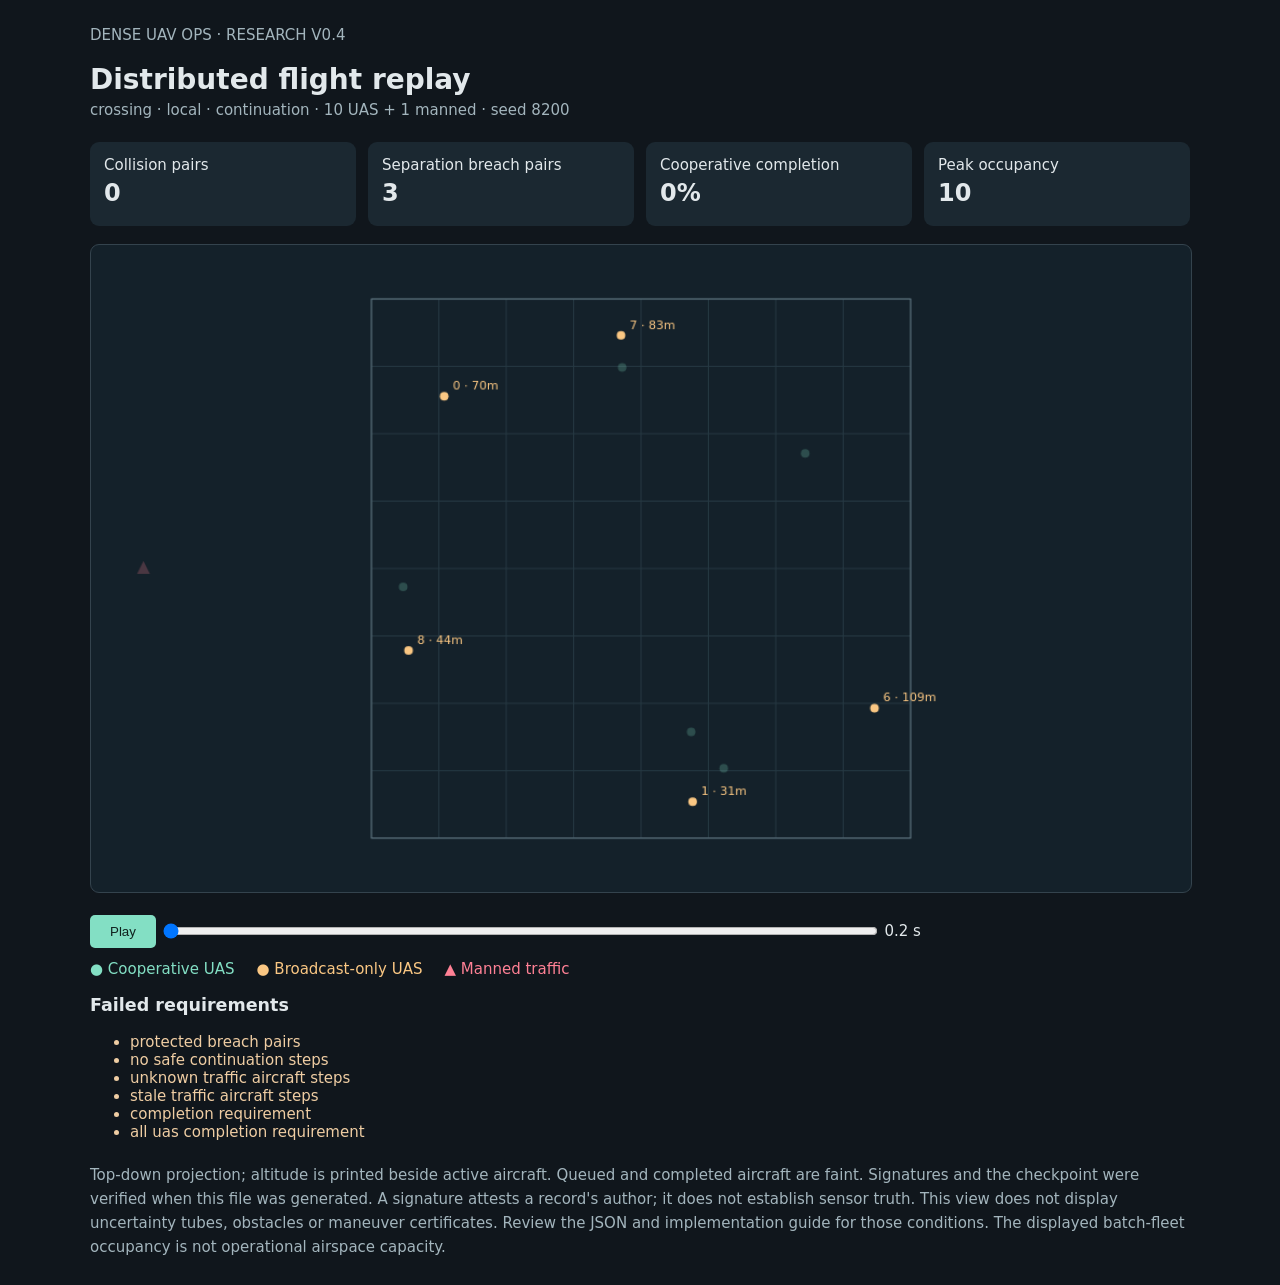
<file: experiments/distributed-04/replay.html>
<!doctype html><html lang="en"><meta charset="utf-8">
<meta name="viewport" content="width=device-width,initial-scale=1">
<title>dense-uav-ops · Distributed replay</title>
<style>
body{margin:0;background:#10161c;color:#e2e8eb;font:15px system-ui}main{max-width:1100px;margin:auto;padding:26px}
h1{font-size:28px;margin-bottom:5px}.muted{color:#a3b5bd}header{margin-bottom:23px}.cards{display:flex;flex-wrap:wrap;gap:12px}
.card{flex:1;min-width:150px;background:#1b2831;padding:14px;border-radius:9px}.card b{display:block;font-size:24px;margin:5px 0}
canvas{background:#14212a;border:1px solid #34434d;border-radius:9px;width:100%;margin:18px 0;aspect-ratio:1.7}
input{width:65%;vertical-align:middle}button{background:#83dfc4;color:#10211e;border:0;border-radius:5px;padding:9px 20px;cursor:pointer}
.legend{margin:12px 0;display:flex;gap:22px}ul{color:#efcda3}footer{color:#a3b5bd;line-height:1.6;margin-top:22px}
</style><main><header><div class="muted">DENSE UAV OPS · RESEARCH V0.4</div>
<h1>Distributed flight replay</h1><div id="description" class="muted"></div></header>
<div class="cards" id="cards"></div><canvas id="plot" width="1020" height="600"></canvas>
<button id="play">Play</button> <input id="slider" type="range" min="0" value="0"> <span id="time"></span>
<div class="legend"><span style="color:#83dfc4">● Cooperative UAS</span><span style="color:#fac783">● Broadcast-only UAS</span><span style="color:#ff8195">▲ Manned traffic</span></div>
<h3>Failed requirements</h3><ul id="blockers"></ul>
<footer>Top-down projection; altitude is printed beside active aircraft. Queued and completed aircraft are faint.
Signatures and the checkpoint were verified when this file was generated. A signature attests a record's author; it does not establish sensor truth.
This view does not display uncertainty tubes, obstacles or maneuver certificates. Review the JSON and implementation guide for those conditions.
The displayed batch-fleet occupancy is not operational airspace capacity.</footer></main>
<script>const data={"experiment": {"drones": 10, "scenario": "crossing", "mode": "local", "seed": 8200, "duration": 36.0, "dt": 0.2, "area": 220.0, "cooperative_fraction": 0.5, "fixed_wing_fraction": 0.4, "manned": 1, "horizon": 4.0, "disturbance": 0.4, "deadline_ms": 200.0, "sensor_range": 600.0, "warmup": 1.0, "entry_limit": 200, "guard": "continuation", "fault": "none", "links": {"latency": 0.1, "jitter": 0.05, "loss": 0.03, "partition": false, "asymmetric": false, "clock_skew": 0.0}}, "metrics": {"collision_pairs": 0, "protected_breach_pairs": 3, "obstacle_pairs": 0, "volume_exits": 0, "no_safe_continuation_steps": 413, "retained_recovery_activations": 150, "unavailable_deadline_recoveries": 0, "command_deadline_misses": 0, "unknown_traffic_aircraft_steps": 29, "stale_traffic_aircraft_steps": 20, "noninvariant_fixed_wing_steps": 25, "reservation_rejections": 0, "joint_entry_rejections": 0, "peak_occupancy": 10, "cooperative_admitted": 5, "cooperative_completed": 0, "static_terminal_steps": 215, "kinematic_violation_steps": 0, "operator_burden": [150.49783469851062, 181.31179449136255, 145.27423517713595], "learned_proposal_rejections": 0, "cooperative_requested": 5, "queued": 0, "manned_completed": 1, "total_completed": 6, "uas_completion_fraction": 0.5, "completion_fraction": 0.0, "max_entry_wait_s": 19.400000000000002, "command_max_ms": 118.78841600264423, "command_p99_ms": 116.51728381984867, "messages_dropped": 0, "surveillance_messages_dropped": 6, "offered_aircraft": 11, "aircraft_per_km3": 2185.3146853146854}, "blockers": ["protected_breach_pairs", "no_safe_continuation_steps", "unknown_traffic_aircraft_steps", "stale_traffic_aircraft_steps", "completion_requirement", "all_uas_completion_requirement"], "replay": [{"time": 0.2, "positions": [[-80.29413226283835, 70.31631362681361, 69.99614443934901], [21.054667111212535, -95.12776142139816, 30.896281050250508], [66.98314114010893, 46.966025166507556, 44.25902288696192], [-7.676752347603334, 82.08971869200164, 96.32753666347526], [-97.04553115508952, -7.443572649969542, 95.93314767241802], [20.451982633074344, -66.6615744125947, 43.643564044763146], [95.25495360193334, -56.94092959535179, 108.83688173860203], [-8.153353585786805, 95.11949832060945, 83.22391678319939], [-94.83668487302243, -33.46745480931316, 43.77515931400878], [33.74469643753957, -81.54101350904155, 109.0823935251455], [-203.0, 0.0, 90.0]], "active": [1, 1, 0, 0, 0, 0, 1, 1, 1, 0, 0]}, {"time": 0.6000000000000001, "positions": [[-77.09413430929148, 70.3135460575894, 69.99847636052753], [21.05342076595498, -91.92776198170941, 30.89485535208818], [66.98314114010893, 46.966025166507556, 44.25902288696192], [-7.676752347603334, 82.08971869200164, 96.32753666347526], [-97.04553115508952, -7.443572649969542, 95.93314767241802], [20.451982633074344, -66.6615744125947, 43.643564044763146], [92.05495367309796, -56.94042683910129, 108.83733194935449], [-8.1427654012121, 91.9195164532306, 83.22193214367532], [-91.63668773567396, -33.47058656145057, 43.77224159399827], [33.74469643753957, -81.54101350904155, 109.0823935251455], [-189.0, 0.0, 90.0]], "active": [1, 1, 0, 0, 0, 0, 1, 1, 1, 0, 0]}, {"time": 1.0, "positions": [[-73.8941363557446, 70.3107784883652, 70.00080828170606], [21.052174420697423, -88.72776254202066, 30.89342965392585], [66.98314114010893, 46.966025166507556, 44.25902288696192], [-7.676752347603334, 82.08971869200164, 96.32753666347526], [-97.04553115508952, -7.443572649969542, 95.93314767241802], [20.451982633074344, -66.6615744125947, 43.643564044763146], [88.85495374426257, -56.939924082850794, 108.83778216010695], [-8.132177216637396, 88.71953458585175, 83.21994750415125], [-88.43669059832548, -33.47371831358797, 43.76932387398775], [33.74469643753957, -81.54101350904155, 109.0823935251455], [-175.0, 0.0, 90.0]], "active": [1, 1, 0, 0, 0, 0, 1, 1, 1, 0, 0]}, {"time": 1.4000000000000001, "positions": [[-70.69413840219774, 70.308010919141, 70.00314020288458], [21.050928075439867, -85.5277631023319, 30.89200395576352], [64.02957564371337, 46.96254800975029, 44.24468254639285], [-7.676752347603334, 82.08971869200164, 96.32753666347526], [-97.04553115508952, -7.443572649969542, 95.93314767241802], [20.451982633074344, -66.6615744125947, 43.643564044763146], [85.65495381542719, -56.939421326600296, 108.83823237085942], [-8.121589032062692, 85.5195527184729, 83.21796286462718], [-85.23669346097701, -33.47685006572538, 43.766406153977236], [33.74469643753957, -81.54101350904155, 109.0823935251455], [-161.0, 0.0, 90.0]], "active": [1, 1, 1, 0, 0, 0, 1, 1, 1, 0, 0]}, {"time": 1.8, "positions": [[-67.49414044865087, 70.3052433499168, 70.0054721240631], [21.04968173018231, -82.32776366264315, 30.89057825760119], [61.32575000909912, 46.95936486531441, 44.2318113519873], [-7.676752347603334, 82.08971869200164, 96.32753666347526], [-97.04553115508952, -7.443572649969542, 95.93314767241802], [20.451982633074344, -66.6615744125947, 43.643564044763146], [82.45495388659181, -56.9389185703498, 108.83868258161188], [-8.111000847487988, 82.31957085109404, 83.21597822510311], [-82.03669632362853, -33.479981817862786, 43.76348843396672], [33.74469643753957, -81.54101350904155, 109.0823935251455], [-147.0, 0.0, 90.0]], "active": [1, 1, 1, 0, 0, 0, 1, 1, 1, 0, 0]}, {"time": 2.2, "positions": [[-64.294142495104, 70.30247578069259, 70.00780404524163], [21.048435384924755, -79.1277642229544, 30.889152559438863], [59.06150984505586, 46.956699233556435, 44.22145224539206], [-7.676752347603334, 82.08971869200164, 96.32753666347526], [-97.04553115508952, -7.443572649969542, 95.93314767241802], [20.451982633074344, -66.6615744125947, 43.643564044763146], [79.25495395775643, -56.9384158140993, 108.83913279236434], [-8.100412662913284, 79.11958898371519, 83.21399358557905], [-78.83669918628006, -33.48311357000019, 43.760570713956206], [33.74469643753957, -81.54101350904155, 109.0823935251455], [-133.0, 0.0, 90.0]], "active": [1, 1, 1, 0, 0, 0, 1, 1, 1, 0, 0]}, {"time": 2.6000000000000005, "positions": [[-61.094144541557114, 70.29970821146838, 70.01013596642015], [21.0471890396672, -75.92776478326564, 30.887726861276533], [57.333087451266486, 46.95466440628976, 44.21380424361464], [-7.676752347603334, 82.08971869200164, 96.32753666347526], [-97.04553115508952, -7.443572649969542, 95.93314767241802], [20.451982633074344, -66.6615744125947, 43.643564044763146], [76.05495402892105, -56.9379130578488, 108.8395830031168], [-8.08982447833858, 75.91960711633634, 83.21200894605498], [-75.63670204893158, -33.4862453221376, 43.75765299394569], [33.74469643753957, -81.54101350904155, 109.0823935251455], [-119.0, 0.0, 90.0]], "active": [1, 1, 1, 0, 0, 0, 1, 1, 1, 0, 0]}, {"time": 3.0000000000000004, "positions": [[-57.89414658801023, 70.29694064224418, 70.01246788759867], [21.045942694409643, -72.72776534357689, 30.886301163114204], [56.117498435132084, 46.95323332457965, 44.20860180681651], [-7.676752347603334, 82.08971869200164, 96.32753666347526], [-97.04553115508952, -7.443572649969542, 95.93314767241802], [20.451982633074344, -66.6615744125947, 43.643564044763146], [72.85495410008566, -56.937410301598305, 108.84003321386926], [-8.079236293763875, 72.71962524895748, 83.21002430653091], [-72.4367049115831, -33.489377074275005, 43.754735273935175], [33.74469643753957, -81.54101350904155, 109.0823935251455], [-105.0, 0.0, 90.0]], "active": [1, 1, 1, 0, 0, 0, 1, 1, 1, 0, 1]}, {"time": 3.4000000000000004, "positions": [[-54.694148634463346, 70.29417307301998, 70.0147998087772], [21.044696349152087, -69.52776590388814, 30.884875464951875], [55.3330823481683, 46.952309851678635, 44.20537468230819], [-7.676752347603334, 82.08971869200164, 96.32753666347526], [-97.04553115508952, -7.443572649969542, 95.93314767241802], [20.451982633074344, -66.6615744125947, 43.643564044763146], [69.65495417125028, -56.93690754534781, 108.84048342462172], [-8.068648109189171, 69.51964338157863, 83.20803966700684], [-69.23670777423463, -33.49250882641241, 43.75181755392466], [33.74469643753957, -81.54101350904155, 109.0823935251455], [-91.0, 0.0, 90.0]], "active": [1, 1, 1, 0, 0, 0, 1, 1, 1, 0, 1]}, {"time": 3.8000000000000003, "positions": [[-51.49415068091646, 70.29140550379577, 70.01713172995572], [21.04345000389453, -66.32776646419939, 30.883449766789546], [54.87886689551363, 46.95177511549879, 44.20361044862403], [-7.676752347603334, 82.08971869200164, 96.32753666347526], [-97.04553115508952, -7.443572649969542, 95.93314767241802], [20.451982633074344, -66.6615744125947, 43.643564044763146], [66.4549542424149, -56.93640478909731, 108.84093363537418], [-8.058059924614467, 66.31966151419978, 83.20605502748278], [-66.03671063688616, -33.49564057854982, 43.748899833914145], [33.74469643753957, -81.54101350904155, 109.0823935251455], [-77.0, 0.0, 90.0]], "active": [1, 1, 1, 0, 0, 0, 1, 1, 1, 0, 1]}, {"time": 4.2, "positions": [[-48.29415272736958, 70.28863793457157, 70.01946365113425], [21.042203658636975, -63.12776702451064, 30.882024068627217], [54.65760075324585, 46.951514624555664, 44.20284451332417], [-7.676752347603334, 82.08971869200164, 96.32753666347526], [-97.04553115508952, -7.443572649969542, 95.93314767241802], [20.451982633074344, -66.6615744125947, 43.643564044763146], [63.25495431357952, -56.93590203284681, 108.84138384612665], [-8.047471740039763, 63.119679646820934, 83.20407038795871], [-62.83671349953767, -33.498772330687224, 43.74598211390363], [33.74469643753957, -81.54101350904155, 109.0823935251455], [-63.0, 0.0, 90.0]], "active": [1, 1, 1, 0, 0, 0, 1, 1, 1, 0, 1]}, {"time": 4.6000000000000005, "positions": [[-45.094154773822694, 70.28587036534736, 70.02179557231277], [21.04095731337942, -59.9277675848219, 30.880598370464888], [54.58718772883105, 46.95143172911152, 44.202700263107516], [-7.676752347603334, 82.08971869200164, 96.32753666347526], [-97.04553115508952, -7.443572649969542, 95.93314767241802], [20.451982633074344, -66.6615744125947, 43.643564044763146], [60.054954384744136, -56.935399276596314, 108.84183405687911], [-8.036883555465058, 59.919697779442096, 83.20208574843464], [-59.63671636218918, -33.50190408282463, 43.743064393893114], [33.74469643753957, -81.54101350904155, 109.0823935251455], [-49.0, 0.0, 90.0]], "active": [1, 1, 1, 0, 0, 0, 1, 1, 1, 0, 1]}, {"time": 5.000000000000001, "positions": [[-41.89415682027581, 70.28310279612316, 70.02412749349129], [21.039710968121863, -56.72776814513316, 30.87917267230256], [54.60455313203164, 46.95145217295445, 44.20289791246745], [-7.676752347603334, 82.08971869200164, 96.32753666347526], [-97.04553115508952, -7.443572649969542, 95.93314767241802], [20.451982633074344, -66.6615744125947, 43.643564044763146], [56.854954455908754, -56.934896520345816, 108.84228426763157], [-8.026295370890354, 56.71971591206326, 83.20010110891057], [-56.436719224840694, -33.50503583496204, 43.7401466738826], [33.74469643753957, -81.54101350904155, 109.0823935251455], [-35.0, 0.0, 90.0]], "active": [1, 1, 1, 0, 0, 0, 1, 1, 1, 0, 1]}, {"time": 5.4, "positions": [[-38.69415886672893, 70.28033522689896, 70.02645941466982], [21.038464622864307, -53.52776870544442, 30.87774697414023], [54.650259444690846, 46.95150598182177, 44.2031992076958], [-7.676752347603334, 82.08971869200164, 96.32753666347526], [-95.52554031948665, -7.4485320095585, 95.93129396039939], [20.451982633074344, -66.6615744125947, 43.643564044763146], [53.65495452707337, -56.93439376409532, 108.84273447838403], [-8.01570718631565, 53.51973404468442, 83.1981164693865], [-53.236722087492204, -33.50816758709944, 43.73722895387208], [33.74469643753957, -81.54101350904155, 109.0823935251455], [-21.0, 0.0, 90.0]], "active": [1, 1, 1, 0, 1, 0, 1, 1, 1, 0, 1]}, {"time": 5.800000000000001, "positions": [[-35.49416091318204, 70.27756765767475, 70.02879133584834], [21.03721827760675, -50.327769265755684, 30.8763212759779], [54.69596575735005, 46.95155979068909, 44.20350050292416], [-7.676752347603334, 82.08971869200164, 96.32753666347526], [-92.9655560035779, -7.456884614368547, 95.92758731023093], [20.451982633074344, -66.6615744125947, 43.643564044763146], [50.45495459823799, -56.93389100784482, 108.84318468913649], [-8.005119001740946, 50.31975217730558, 83.19613182986244], [-50.036724950143714, -33.51129933923685, 43.73431123386157], [33.74469643753957, -81.54101350904155, 109.0823935251455], [-7.0, 0.0, 90.0]], "active": [1, 1, 1, 0, 1, 0, 1, 1, 1, 0, 1]}, {"time": 6.2, "positions": [[-32.29416295963516, 70.27480008845055, 70.03112325702686], [21.035971932349195, -47.127769826066945, 30.874895577815572], [54.74167207000926, 46.95161359955641, 44.20380179815251], [-7.676752347603334, 82.08971869200164, 96.32753666347526], [-90.92112400833874, -7.463555097625467, 95.92388666686797], [20.451982633074344, -66.6615744125947, 43.643564044763146], [47.25495466940261, -56.93338825159432, 108.84363489988895], [-7.99453081716624, 47.11977030992674, 83.19414719033837], [-46.836727812795225, -33.514431091374256, 43.73139351385105], [33.74469643753957, -81.54101350904155, 109.0823935251455], [7.0, 0.0, 90.0]], "active": [1, 1, 1, 0, 1, 0, 1, 1, 1, 0, 1]}, {"time": 6.6000000000000005, "positions": [[-29.094165006088282, 70.27203251922634, 70.03345517820539], [21.03472558709164, -43.92777038637821, 30.873469879653243], [54.787378382668464, 46.95166740842373, 44.204103093380866], [-7.676752347603334, 82.08971869200164, 96.32753666347526], [-89.12360399467084, -7.469419967272915, 95.92020020785853], [20.451982633074344, -66.6615744125947, 43.643564044763146], [44.054954740567226, -56.932885495343825, 108.84408511064142], [-7.983942632591534, 43.919788442547905, 83.1921625508143], [-43.636730675446735, -33.51756284351166, 43.72847579384054], [33.74469643753957, -81.54101350904155, 109.0823935251455], [21.0, 0.0, 90.0]], "active": [1, 1, 1, 0, 1, 0, 1, 1, 1, 0, 1]}, {"time": 7.000000000000001, "positions": [[-25.894167052541405, 70.26926495000214, 70.03578709938391], [21.033479241834083, -40.72777094668947, 30.872044181490914], [54.83308469532767, 46.95172121729105, 44.20440438860922], [-7.676752347603334, 82.08971869200164, 96.32753666347526], [-87.43582263092638, -7.474926786455171, 95.91653500493827], [20.451982633074344, -66.6615744125947, 43.643564044763146], [40.854954811731844, -56.93238273909333, 108.84453532139388], [-7.973354448016828, 40.719806575169066, 83.19017791129023], [-40.436733538098245, -33.52069459564907, 43.72555807383002], [33.74469643753957, -81.54101350904155, 109.0823935251455], [35.0, 0.0, 90.0]], "active": [1, 1, 1, 0, 1, 0, 1, 1, 1, 0, 1]}, {"time": 7.4, "positions": [[-22.69416909899453, 70.26649738077793, 70.03811902056243], [21.032232896576527, -37.52777150700073, 30.870618483328585], [54.87879100798688, 46.95177502615837, 44.204705683837574], [-7.676752347603334, 82.08971869200164, 96.32753666347526], [-85.79681399108499, -7.480274472127999, 95.91289580212924], [20.451982633074344, -66.6615744125947, 43.643564044763146], [37.65495488289646, -56.93187998284283, 108.84498553214634], [-7.962766263442122, 37.51982470779023, 83.18819327176617], [-37.236736400749756, -33.523826347786475, 43.72264035381951], [33.74469643753957, -81.54101350904155, 109.0823935251455], [49.0, 0.0, 90.0]], "active": [1, 1, 1, 0, 1, 0, 1, 1, 1, 0, 1]}, {"time": 7.800000000000001, "positions": [[-19.494171145447652, 70.26372981155373, 70.04045094174096], [21.03098655131897, -34.32777206731199, 30.869192785166256], [54.924040257519486, 46.951828296937016, 44.205003966113644], [-7.676752347603334, 82.08971869200164, 96.32753666347526], [-84.17948210769407, -7.485551431828378, 95.90928543750694], [20.451982633074344, -66.6615744125947, 43.643564044763146], [34.45495495406108, -56.93137722659233, 108.8454357428988], [-7.952178078867416, 34.31984284041139, 83.1862086322421], [-34.036739263401266, -33.52695809992388, 43.71972263380899], [33.74469643753957, -81.54101350904155, 109.0823935251455], [63.0, 0.0, 90.0]], "active": [1, 1, 1, 0, 1, 0, 1, 1, 1, 0, 1]}, {"time": 8.2, "positions": [[-16.294173191900775, 70.26096224232953, 70.04278286291948], [21.029740206061415, -31.12777262762325, 30.867767087003926], [54.96465378999695, 46.951876110205106, 44.205271689822474], [-7.676752347603334, 82.08971869200164, 96.32753666347526], [-82.57178432845176, -7.490796957795295, 95.90570550450457], [20.451982633074344, -66.6615744125947, 43.643564044763146], [31.254955025225698, -56.930874470341834, 108.84588595365126], [-7.94158989429271, 31.11986097303255, 83.18422399271803], [-30.83674212605278, -33.53008985206129, 43.71680491379848], [33.74469643753957, -81.54101350904155, 109.0823935251455], [77.0, 0.0, 90.0]], "active": [1, 1, 1, 0, 1, 0, 1, 1, 1, 0, 1]}, {"time": 8.6, "positions": [[-13.094175238353898, 70.25819467310532, 70.045114784098], [21.02849386080386, -27.927773187934513, 30.866341388841597], [54.99734072633609, 46.95191459169526, 44.20548716154565], [-7.676752347603334, 82.08971869200164, 96.32753666347526], [-80.96836836345007, -7.496028513246065, 95.90215686238781], [20.451982633074344, -66.6615744125947, 43.643564044763146], [28.054955096390316, -56.930371714091336, 108.84633616440372], [-7.931001709718004, 27.919879105653713, 83.18223935319396], [-27.636744988704297, -33.533221604198694, 43.71388719378796], [33.74469643753957, -81.54101350904155, 109.0823935251455], [91.0, 0.0, 90.0]], "active": [1, 1, 1, 0, 1, 0, 1, 1, 1, 0, 1]}, {"time": 9.0, "positions": [[-9.894177284807022, 70.25542710388112, 70.04744670527653], [21.027247515546307, -24.727773748245774, 30.86491569067927], [55.021473091895004, 46.95194300210907, 44.2056462416851], [-7.676752347603334, 82.08971869200164, 96.32753666347526], [-79.3668554172256, -7.501253859610438, 95.89863996178619], [20.451982633074344, -66.6615744125947, 43.643564044763146], [24.854955167554934, -56.92986895784084, 108.84678637515619], [-7.920413525143298, 24.719897238274875, 83.1802547136699], [-24.436747851355815, -33.5363533563361, 43.710969473777446], [33.74469643753957, -81.54101350904155, 109.0823935251455], [105.0, 0.0, 90.0]], "active": [1, 1, 1, 0, 1, 0, 1, 1, 1, 0, 1]}, {"time": 9.4, "positions": [[-6.694179331260144, 70.25265953465691, 70.04977862645505], [21.026001170288758, -21.527774308557035, 30.86348999251694], [55.03788876624543, 46.95196232786063, 44.2057544535286], [-7.676752347603334, 82.08971869200164, 96.32753666347526], [-77.76618824742265, -7.5064764464125115, 95.89515503425876], [20.451982633074344, -66.6615744125947, 43.643564044763146], [21.654955238719552, -56.92936620159034, 108.84723658590865], [-7.909825340568592, 21.519915370896037, 83.17827007414583], [-21.236750714007332, -33.53948510847351, 43.70805175376693], [33.74469643753957, -81.54101350904155, 109.0823935251455], [112.0, 0.0, 90.0]], "active": [1, 1, 1, 0, 1, 0, 1, 1, 1, 0, 0]}, {"time": 9.8, "positions": [[-3.4941813777132653, 70.24989196543271, 70.05211054763357], [21.02475482503121, -18.327774868868296, 30.86206429435461], [55.04807157616172, 46.95197431582106, 44.20582157843675], [-7.676752347603334, 82.08971869200164, 96.32753666347526], [-76.1818656013436, -7.511645705017758, 95.891731583801], [20.451982633074344, -66.6615744125947, 43.643564044763146], [18.45495530988417, -56.92886344533984, 108.84768679666111], [-7.899237155993886, 18.3199335035172, 83.17628543462176], [-18.03675357665885, -33.54261686061091, 43.705134033756416], [33.74469643753957, -81.54101350904155, 109.0823935251455], [112.0, 0.0, 90.0]], "active": [1, 1, 1, 0, 1, 0, 1, 1, 1, 0, 0]}, {"time": 10.2, "positions": [[-0.2941834241663872, 70.2471243962085, 70.0544424688121], [21.023508479773653, -15.127775429179557, 30.86063859619228], [55.05363840700674, 46.951980869507956, 44.205858274890105], [-7.676752347603334, 82.08971869200164, 96.32753666347526], [-74.64555710636226, -7.516658305151733, 95.88841236083051], [20.451982633074344, -66.6615744125947, 43.643564044763146], [15.25495538104879, -56.928360689089345, 108.84813700741357], [-7.88864897141918, 15.119951636138358, 83.1743007950977], [-14.836756439310367, -33.54574861274832, 43.7022163137459], [33.74469643753957, -81.54101350904155, 109.0823935251455], [112.0, 0.0, 90.0]], "active": [1, 1, 1, 0, 1, 0, 1, 1, 1, 0, 0]}, {"time": 10.6, "positions": [[2.905814529380491, 70.2443568269843, 70.05677438999062], [21.022262134516097, -11.927775989490819, 30.859212898029952], [55.05605522530629, 46.95198371476604, 44.20587420651485], [-7.676752347603334, 82.08971869200164, 96.32753666347526], [-73.10924861138092, -7.521670905285708, 95.88509313786004], [20.451982633074344, -66.6615744125947, 43.643564044763146], [12.054955452213411, -56.92785793283885, 108.84858721816603], [-7.878060786844474, 11.919969768759517, 83.17231615557363], [-11.636759301961884, -33.548880364885726, 43.699298593735385], [33.74469643753957, -81.54101350904155, 109.0823935251455], [112.0, 0.0, 90.0]], "active": [1, 1, 1, 0, 1, 0, 1, 1, 1, 0, 0]}, {"time": 11.0, "positions": [[6.1058124829273694, 70.2415892577601, 70.05910631116915], [21.02101578925855, -8.72777654980208, 30.857787199867623], [55.05651038981353, 46.95198425061952, 44.20587720695147], [-7.676752347603334, 82.08971869200164, 96.32753666347526], [-71.58830320134939, -7.526633379418343, 95.88180710711926], [20.451982633074344, -66.6615744125947, 43.643564044763146], [8.854955523378033, -56.92735517658835, 108.84903742891849], [-7.867472602269768, 8.719987901380675, 83.17033151604956], [-8.436762164613402, -33.55201211702313, 43.69638087372487], [33.74469643753957, -81.54101350904155, 109.0823935251455], [112.0, 0.0, 90.0]], "active": [1, 1, 1, 0, 1, 0, 1, 1, 1, 0, 0]}, {"time": 11.4, "positions": [[9.305810436474248, 70.2388216885359, 70.0614382323477], [21.019769444000996, -5.527777110113339, 30.856361501705294], [55.05588673062186, 46.951983516401576, 44.20587309580078], [-7.676752347603334, 82.08971869200164, 96.32753666347526], [-70.1134470461673, -7.531445475546959, 95.87862065306759], [20.451982633074344, -66.6615744125947, 43.643564044763146], [5.654955594542654, -56.92685242033785, 108.84948763967095], [-7.856884417695062, 5.520006034001833, 83.16834687652549], [-5.2367650272649175, -33.55514386916054, 43.693463153714355], [33.74469643753957, -81.54101350904155, 109.0823935251455], [112.0, 0.0, 90.0]], "active": [1, 1, 1, 0, 1, 0, 1, 1, 1, 0, 0]}, {"time": 11.8, "positions": [[12.505808390021125, 70.23605411931169, 70.06377015352625], [21.01852309874344, -2.3277776704245987, 30.854935803542965], [55.05493602914408, 46.95198239716516, 44.20586682879296], [-7.676752347603334, 82.08971869200164, 96.32753666347526], [-68.68283657564066, -7.536113208791717, 95.87552979263747], [20.451982633074344, -66.6615744125947, 43.643564044763146], [2.454955665707276, -56.926349664087354, 108.84993785042342], [-7.846296233120356, 2.320024166622992, 83.16636223700142], [-2.036767889916433, -33.558275621297945, 43.69054543370384], [33.74294821298065, -80.02101703566376, 109.0795530970236], [112.0, 0.0, 90.0]], "active": [1, 1, 1, 0, 1, 0, 1, 1, 1, 1, 0]}, {"time": 12.2, "positions": [[15.705806343568002, 70.23328655008748, 70.06610207470479], [21.01727675348589, 0.8722217692641414, 30.853510105380636], [55.053985327666304, 46.951981277928745, 44.205860561785144], [-7.676752347603334, 82.08971869200164, 96.32753666347526], [-67.33323700400588, -7.540516623220321, 95.87261395775549], [20.451982633074344, -66.6615744125947, 43.643564044763146], [-0.7450442631281029, -56.925846907836856, 108.85038806117588], [-7.83570804854565, -0.879957700755849, 83.16437759747735], [1.1632292474320507, -33.56140737343535, 43.687627713693324], [33.73991550414125, -77.384223771797, 109.07392951973831], [112.0, 0.0, 90.0]], "active": [1, 1, 1, 0, 1, 0, 1, 1, 1, 1, 0]}, {"time": 12.6, "positions": [[18.90580429711488, 70.23051898086328, 70.06843399588331], [21.016030408228342, 4.0722212089528815, 30.852084407218307], [55.05303462618853, 46.95198015869233, 44.205854294777325], [-7.674033268935016, 79.20974023332951, 96.31615065523191], [-66.08179630679649, -7.544599769168537, 95.86991019694055], [20.451982633074344, -66.6615744125947, 43.643564044763146], [-3.9450441919634818, -56.92534415158636, 108.85083827192834], [-7.825119863970944, -4.07993956813469, 83.16239295795329], [4.363226384780535, -33.56453912557276, 43.68470999368281], [33.737258448680436, -75.07404290320196, 109.06848492001726], [112.0, 0.0, 90.0]], "active": [1, 1, 1, 1, 1, 0, 1, 1, 1, 1, 0]}, {"time": 13.0, "positions": [[22.105802250661757, 70.22775141163908, 70.07076591706183], [21.014784062970786, 7.272220648641622, 30.850658709055978], [55.05208392471075, 46.951979039455914, 44.205848027769505], [-7.671699898011166, 76.73829353519584, 96.30507254188694], [-64.95856381289394, -7.548264603000942, 95.86748343232449], [20.451982633074344, -66.6615744125947, 43.643564044763146], [-7.14504412079886, -56.92484139533586, 108.8512884826808], [-7.814531679396238, -7.27992143551353, 83.16040831842922], [7.563223522129019, -33.567670877710164, 43.68179227367229], [33.73482224115081, -72.95587860070287, 109.06343124375258], [112.0, 0.0, 90.0]], "active": [1, 1, 1, 1, 1, 0, 1, 1, 1, 1, 0]}, {"time": 13.4, "positions": [[25.305800204208634, 70.22498384241487, 70.07309783824039], [21.01353771771323, 10.472220088330362, 30.84923301089365], [55.05113322323297, 46.9519779202195, 44.205841760761686], [-7.669775282698615, 74.69979030762806, 96.29393165921171], [-64.0545540707564, -7.551214166431306, 95.86553030252573], [20.451982633074344, -66.6615744125947, 43.643564044763146], [-10.34504404963424, -56.92433863908536, 108.85173869343326], [-7.803943494821532, -10.479903302892371, 83.15842367890515], [10.763220659477502, -33.57080262984757, 43.67887455366178], [33.7326194801325, -71.04068471874423, 109.05859571328193], [112.0, 0.0, 90.0]], "active": [1, 1, 1, 1, 1, 0, 1, 1, 1, 1, 0]}, {"time": 13.8, "positions": [[28.50579815775551, 70.22221627319067, 70.07542975941894], [21.01229137245568, 13.6722195280191, 30.84780731273132], [55.0501825217552, 46.95197680098308, 44.20583549375387], [-7.668080675590229, 72.90490587676163, 96.28272840031626], [-63.38713472806454, -7.55339179305872, 95.86408833066888], [20.451982633074344, -66.6615744125947, 43.643564044763146], [-13.545043978469618, -56.923835882834865, 108.85218890418572], [-7.793355310246826, -13.679885170271213, 83.15643903938108], [13.963217796825985, -33.57393438198498, 43.67595683365126], [33.73068180013461, -69.35596592887018, 109.0545900564486], [112.0, 0.0, 90.0]], "active": [1, 1, 1, 1, 1, 0, 1, 1, 1, 1, 0]}, {"time": 14.2, "positions": [[31.705796111302387, 70.21944870396646, 70.07776168059748], [21.01104502719813, 16.87221896770784, 30.846381614568987], [55.04923182027742, 46.95197568174667, 44.20582922674605], [-7.666488294261303, 71.21829637232382, 96.27155131232378], [-62.93313287905141, -7.554873090426158, 95.86310745126164], [20.451982633074344, -66.6615744125947, 43.643564044763146], [-16.745043907304996, -56.92333312658437, 108.85263911493819], [-7.78276712567212, -16.879867037650055, 83.15445439985702], [17.16321493417447, -33.57706613412238, 43.67303911364075], [33.72914506261743, -68.01984718215564, 109.0515593754382], [112.0, 0.0, 90.0]], "active": [1, 1, 1, 1, 1, 0, 1, 1, 1, 1, 0]}, {"time": 14.6, "positions": [[34.90579406484927, 70.21668113474226, 70.080093601776], [21.009798681940573, 20.07221840739658, 30.84495591640665], [55.04828111879964, 46.95197456251025, 44.20582295973823], [-7.664941346513067, 69.57980895247871, 96.26044635491701], [-62.65151091022713, -7.555791954263252, 95.86249900177967], [20.451982633074344, -66.6615744125947, 43.643564044763146], [-19.94504383614038, -56.92283037033387, 108.85308932569065], [-7.772178941097414, -20.079848905028893, 83.15246976033295], [20.363212071522952, -33.58019788625979, 43.67012139363023], [33.72802516998457, -67.04615484736817, 109.04944629451181], [112.0, 0.0, 90.0]], "active": [1, 1, 1, 1, 1, 0, 1, 1, 1, 1, 0]}, {"time": 15.0, "positions": [[38.10579201839615, 70.21391356551806, 70.08242552295454], [21.008552336683024, 23.27221784708532, 30.843530218244315], [55.04733041732187, 46.951973443273836, 44.20581669273041], [-7.663414591364372, 67.96270901670185, 96.24943698343034], [-62.497551259052855, -7.556294287076371, 95.8621663691005], [20.451982633074344, -66.6615744125947, 43.643564044763146], [-23.14504376497576, -56.92232761408337, 108.85353953644314], [-7.761590756522708, -23.27983077240773, 83.15048512080888], [23.563209208871434, -33.583329638397196, 43.66720367361972], [33.727273675137816, -66.3927665220548, 109.04809627647496], [112.0, 0.0, 90.0]], "active": [1, 1, 1, 1, 1, 0, 1, 1, 1, 1, 0]}, {"time": 15.4, "positions": [[41.305789971943035, 70.21114599629385, 70.08475744413309], [21.007305991425476, 26.472217286774057, 30.842104520081985], [55.04637971584409, 46.95197232403742, 44.20581042572259], [-7.6618968106002265, 66.35511451910331, 96.23853500924966], [-62.43071026590803, -7.556512372944077, 95.86202195789629], [20.451982633074344, -66.6615744125947, 43.643564044763146], [-26.345043693811142, -56.921824857832874, 108.85398974719563], [-7.751002571948002, -26.47981263978657, 83.14850048128481], [26.763206346219917, -33.5864613905346, 43.6642859536092], [33.726815361002544, -65.99428460749542, 109.04732543269307], [112.0, 0.0, 90.0]], "active": [1, 1, 1, 1, 1, 0, 1, 1, 1, 1, 0]}, {"time": 15.8, "positions": [[44.50578792548992, 70.20837842706965, 70.08708936531161], [21.00605964616792, 29.672216726462796, 30.840678821919656], [55.04542901436631, 46.951971204801005, 44.20580415871477], [-7.660383018347418, 64.75174455052111, 96.22774631662811], [-62.41812196015338, -7.556553445517273, 95.86199476062845], [20.451982633074344, -66.6615744125947, 43.643564044763146], [-29.545043622646524, -56.921322101582376, 108.85443995794809], [-7.740414387373296, -29.679794507165408, 83.14651584176075], [29.9632034835684, -33.58959314267201, 43.66136823359869], [33.7265713624705, -65.78213971665097, 109.04695966759928], [112.0, 0.0, 90.0]], "active": [1, 1, 1, 1, 1, 0, 1, 1, 1, 1, 0]}, {"time": 16.2, "positions": [[47.7057858790368, 70.20561085784541, 70.08942128649015], [21.004813300910364, 32.87221616615154, 30.83925312375732], [55.044478312888536, 46.95197008556459, 44.20579789170695], [-7.658870998662983, 63.15025204094393, 96.21707381137057], [-62.43537025712442, -7.556497168528641, 95.86203202589367], [20.451982633074344, -66.6615744125947, 43.643564044763146], [-32.745043551481906, -56.92081934533188, 108.85489016870056], [-7.72982620279859, -32.87977637454425, 83.14453120223668], [33.16320062091688, -33.592724894809415, 43.65845051358817], [33.72647164894752, -65.6954436440552, 109.04685363935016], [112.0, 0.0, 90.0]], "active": [1, 1, 1, 1, 1, 0, 1, 1, 1, 1, 0]}, {"time": 16.6, "positions": [[50.90578383258369, 70.20284328862118, 70.0917532076687], [21.003566955652815, 36.07221560584028, 30.837827425594984], [55.04352761141076, 46.951968966328174, 44.20579162469913], [-7.657359766684326, 61.54959384914586, 96.20651891802989], [-62.461663433972234, -7.556411380301719, 95.86208883278944], [20.451982633074344, -66.6615744125947, 43.643564044763146], [-35.94504348031729, -56.92031658908138, 108.85534037945305], [-7.719238018223884, -36.07975824192309, 83.14254656271262], [36.36319775826537, -33.59585664694682, 43.655532793577656], [33.72646029381237, -65.68557090471258, 109.0468966785232], [112.0, 0.0, 90.0]], "active": [1, 1, 1, 1, 1, 0, 1, 1, 1, 1, 0]}, {"time": 17.0, "positions": [[54.10578178613057, 70.20007571939696, 70.09408512884723], [21.002320610395262, 39.272215045529016, 30.836401727432655], [55.04257690993298, 46.95196784709176, 44.20578535769131], [-7.655848884695803, 59.949306357929686, 96.19608233073096], [-62.48795661082005, -7.5563255920747965, 95.86214563968521], [20.451982633074344, -66.6615744125947, 43.643564044763146], [-39.14504340915267, -56.91981383283088, 108.85579059020552], [-7.7086498336491776, -39.279740109301926, 83.14056192318859], [39.56319489561386, -33.59898839908423, 43.65261507356714], [33.72649323867856, -65.71421486818788, 109.04700744423856], [112.0, 0.0, 90.0]], "active": [1, 1, 1, 1, 1, 0, 1, 1, 1, 1, 0]}, {"time": 17.4, "positions": [[57.305779739677455, 70.19730815017276, 70.09641705002576], [21.001074265137706, 42.472214485217755, 30.834976029270326], [55.041626208455206, 46.95196672785534, 44.20577909068349], [-7.654338158158242, 58.34918351638941, 96.18576438594877], [-62.514249787667865, -7.556239803847874, 95.86220244658098], [20.451982633074344, -66.6615744125947, 43.643564044763146], [-42.34504333798805, -56.919311076580385, 108.85624080095799], [-7.6980616490744715, -42.479721976680764, 83.13857728366455], [42.76319203296235, -33.602120151221634, 43.649697353556626], [33.72653094232497, -65.7469963602911, 109.0471249766285], [112.0, 0.0, 90.0]], "active": [1, 1, 1, 1, 1, 0, 1, 1, 1, 1, 0]}, {"time": 17.8, "positions": [[60.50577769322434, 70.19454058094854, 70.09874897120432], [20.999827919880158, 45.672213924906494, 30.83355033110799], [55.04067550697743, 46.95196560861893, 44.20577282367567], [-7.652827500610928, 56.74913374755172, 96.17556524607578], [-62.54054296451568, -7.556154015620952, 95.86225925347675], [20.451982633074344, -66.6615744125947, 43.643564044763146], [-45.545043266823434, -56.91880832032989, 108.85669101171048], [-7.6874734644997655, -45.6797038440596, 83.13659264414048], [45.96318917031084, -33.60525190335904, 43.64677963354611], [33.72656864597138, -65.77977785239433, 109.04724250901843], [112.0, 0.0, 90.0]], "active": [1, 1, 1, 1, 1, 0, 1, 1, 1, 1, 0]}, {"time": 18.2, "positions": [[63.70577564677122, 70.19177301172431, 70.10108089238284], [20.99858157462261, 48.87221336459523, 30.832124632945654], [55.03972480549965, 46.95196448938251, 44.205766556667854], [-7.6513168658170825, 55.14910807860414, 96.16544538522967], [-62.566836141363495, -7.55606822739403, 95.86231606037252], [20.451982633074344, -66.6615744125947, 43.643564044763146], [-48.745043195658816, -56.9183055640794, 108.85714122246294], [-7.6768852799250595, -48.87968571143844, 83.13460800461641], [49.16318630765933, -33.608383655496446, 43.643861913535595], [33.726606349617796, -65.81255934449756, 109.04736004140837], [112.0, 0.0, 90.0]], "active": [1, 1, 1, 1, 1, 0, 1, 1, 1, 1, 0]}, {"time": 18.6, "positions": [[66.9057736003181, 70.18900544250009, 70.10341281356138], [20.997335229365053, 52.07221280428397, 30.830698934783324], [55.038774104021876, 46.951963370146096, 44.205760289660034], [-7.649806239788593, 53.549091693697996, 96.15538506606867], [-62.59312931821131, -7.555982439167107, 95.86237286726829], [20.451982633074344, -66.6615744125947, 43.643564044763146], [-51.9450431244942, -56.91780280782891, 108.85759143321542], [-7.6662970953503535, -52.07966757881728, 83.13262336509237], [52.36318344500782, -33.61151540763385, 43.64094419352508], [33.72664405326421, -65.84534083660078, 109.0474775737983], [112.0, 0.0, 90.0]], "active": [1, 1, 1, 1, 1, 0, 1, 1, 1, 1, 0]}, {"time": 19.0, "positions": [[70.10577155386497, 70.18623787327589, 70.10574473473993], [20.996088884107497, 55.27221224397271, 30.829273236620995], [55.0378234025441, 46.95196225090968, 44.205754022652215], [-7.648295613760104, 51.949075308791855, 96.14532474690768], [-62.619422495059126, -7.555896650940185, 95.86242967416406], [20.451982633074344, -66.6615744125947, 43.643564044763146], [-55.14504305332958, -56.91730005157842, 108.85804164396791], [-7.6557089107756475, -55.27964944619612, 83.13063872556832], [55.56318058235631, -33.61464715977126, 43.638026473514564], [33.72668175691062, -65.87812232870401, 109.04759510618824], [112.0, 0.0, 90.0]], "active": [1, 1, 1, 1, 1, 0, 1, 1, 1, 1, 0]}, {"time": 19.400000000000002, "positions": [[73.30576950741184, 70.18347030405167, 70.10807665591845], [20.994842538849948, 58.47221168366145, 30.82784753845866], [55.03687270106632, 46.951961131673265, 44.205747755644396], [-7.646784987731615, 50.349058923885714, 96.13526442774668], [-62.64571567190694, -7.555810862713263, 95.86248648105983], [20.451982633074344, -66.6615744125947, 43.643564044763146], [-58.34504298216496, -56.916797295327925, 108.85849185472037], [-7.6451207262009415, -58.479631313574956, 83.12865408604425], [58.7631777197048, -33.617778911908665, 43.63510875350405], [33.726719460557035, -65.91090382080723, 109.04771263857818], [112.0, 0.0, 90.0]], "active": [1, 1, 1, 1, 1, 0, 1, 1, 1, 1, 0]}, {"time": 19.8, "positions": [[76.48739497084324, 70.1807186245683, 70.1103951885888], [20.993596193592396, 61.67221112335019, 30.826421840296323], [55.035921999588545, 46.95196001243685, 44.205741488636576], [-7.645274361703126, 48.74904253897957, 96.12520410858568], [-62.671745916986275, -7.55572593236861, 95.86254271988665], [20.46840178720126, -63.461623555246014, 43.65026642725751], [-61.545042911000344, -56.91629453907744, 108.85894206547285], [-7.6345325416262355, -61.679613180953794, 83.12666944652021], [61.96317485705329, -33.62091066404607, 43.632191033493534], [33.72675716420345, -65.94368531291046, 109.04783017096811], [112.0, 0.0, 90.0]], "active": [1, 1, 1, 1, 1, 1, 1, 1, 1, 1, 0]}, {"time": 20.2, "positions": [[79.42491081186135, 70.17817806718193, 70.11253583227088], [20.99234984833484, 64.87221056303893, 30.824996142133994], [55.03497129811077, 46.951958893200434, 44.20573522162876], [-7.643763735674637, 47.14902615407343, 96.11514378942468], [-62.69566219064704, -7.5556478993974014, 95.86259439143905], [20.324912743428435, -60.26767536640117, 43.65250402617548], [-64.74504283983572, -56.91579178282695, 108.85939227622534], [-7.62394435705153, -64.87959504833263, 83.12468480699616], [65.16317199440178, -33.62404241618348, 43.62927331348302], [33.72679486784986, -65.97646680501369, 109.04794770335805], [112.0, 0.0, 90.0]], "active": [0, 1, 1, 1, 1, 1, 1, 1, 1, 1, 0]}, {"time": 20.6, "positions": [[79.42491081186135, 70.17817806718193, 70.11253583227088], [20.99110350307729, 68.07221000272769, 30.823570443971665], [55.03402059663299, 46.95195777396402, 44.20572895462094], [-7.6422531096461475, 45.54900976916729, 96.10508347026368], [-62.71890199345387, -7.5555720735856955, 95.86264460146364], [20.162784747718494, -57.07645637688955, 43.654951163167766], [-67.9450427686711, -56.91528902657645, 108.8598424869778], [-7.613356172476826, -68.07957691571148, 83.12270016747209], [68.36316913175025, -33.627174168320884, 43.6263555934725], [33.726832571496274, -66.00924829711691, 109.04806523574798], [112.0, 0.0, 90.0]], "active": [0, 1, 1, 1, 1, 1, 1, 1, 1, 1, 0]}, {"time": 21.0, "positions": [[79.42491081186135, 70.17817806718193, 70.11253583227088], [20.989857157819742, 71.27220944241644, 30.82214474580933], [55.033069895155215, 46.9519566547276, 44.20572268761312], [-7.640757589877944, 43.964993548110215, 96.09512375429429], [-62.74143755981201, -7.555498545525859, 95.86269328997233], [19.597713498770037, -53.93668719452358, 43.654951163167766], [-71.14504269750648, -56.91478627032597, 108.86029269773027], [-7.602767987902122, -71.27955878309034, 83.12071552794805], [71.56316626909873, -33.63030592045829, 43.62343787346199], [33.72687027514269, -66.04202978922014, 109.04818276813792], [112.0, 0.0, 90.0]], "active": [0, 1, 1, 1, 1, 1, 1, 1, 1, 1, 0]}, {"time": 21.400000000000002, "positions": [[79.42491081186135, 70.17817806718193, 70.11253583227088], [20.988610812562186, 74.47220888210519, 30.820719047646993], [55.03211919367744, 46.95195553549119, 44.2057164206053], [-7.639415283844053, 42.54325738887585, 96.08618439613551], [-62.76291846166458, -7.5554284585792235, 95.8627396998588], [18.569138735193363, -50.919420492252634, 43.654951163167766], [-74.34504262634186, -56.91428351407548, 108.86074290848276], [-7.592179803327416, -74.47954065046919, 83.118730888424], [74.7631634064472, -33.6334376725957, 43.620520153451466], [33.7269079787891, -66.07481128132336, 109.04830030052786], [112.0, 0.0, 90.0]], "active": [0, 1, 1, 1, 1, 1, 1, 1, 1, 1, 0]}, {"time": 21.8, "positions": [[79.42491081186135, 70.17817806718193, 70.11253583227088], [20.98736446730463, 77.67220832179395, 30.819293349484663], [55.03116849219966, 46.95195441625477, 44.20571015359748], [-7.638334957430639, 41.399003331346265, 96.07898974417532], [-62.781093478863305, -7.555369157928383, 95.86277896732024], [17.100674777742665, -48.09278171214401, 43.654951163167766], [-77.54504255517725, -56.91378075782498, 108.86119311923522], [-7.58159161875271, -77.67952251784804, 83.11674624889993], [77.96316054379568, -33.6365694247331, 43.617602433440936], [33.72694568243551, -66.10759277342659, 109.04841783291779], [112.0, 0.0, 90.0]], "active": [0, 1, 1, 1, 1, 1, 1, 1, 1, 1, 0]}, {"time": 22.2, "positions": [[79.42491081186135, 70.17817806718193, 70.11253583227088], [20.98611812204708, 80.8722077614827, 30.817867651322334], [55.030217790721885, 46.951953297018356, 44.20570388658966], [-7.637537365644706, 40.554214547164456, 96.07367802057506], [-62.79706327760308, -7.555317052367838, 95.86281347036633], [15.225914942964154, -45.52063125580145, 43.654951163167766], [-80.74504248401263, -56.9132780015745, 108.8616433299877], [-7.571003434178006, -80.8795043852269, 83.11476160937589], [81.16315768114416, -33.63970117687051, 43.614684713430414], [33.726983386081926, -66.14037426552981, 109.04853536530773], [112.0, 0.0, 90.0]], "active": [0, 1, 1, 1, 1, 1, 1, 1, 1, 1, 0]}, {"time": 22.6, "positions": [[79.42491081186135, 70.17817806718193, 70.11253583227088], [20.98487177678953, 84.07220720117145, 30.81644195316], [55.02926708924411, 46.95195217778194, 44.20569761958184], [-7.636994815972543, 39.97955983533486, 96.07006480144624], [-62.81139699465864, -7.555270284943022, 95.86284443862763], [12.987692559672375, -43.2611063891564, 43.654951163167766], [-83.94504241284801, -56.912775245324006, 108.86209354074019], [-7.560415249603301, -84.07948625260575, 83.11277696985184], [84.36315481849263, -33.642832929007916, 43.6117669934199], [33.72702108972834, -66.17315575763304, 109.04865289769766], [112.0, 0.0, 90.0]], "active": [0, 1, 1, 1, 1, 1, 1, 1, 1, 1, 0]}, {"time": 23.0, "positions": [[79.42491081186135, 70.17817806718193, 70.11253583227088], [20.983625431531973, 87.2722066408602, 30.815016254997662], [55.02831638776633, 46.951951058545525, 44.20569135257402], [-7.636658266887576, 39.623095667421474, 96.06782348483692], [-62.822933181449535, -7.555232645177544, 95.86286936277295], [10.437129271719668, -41.36528755322105, 43.654951163167766], [-87.14504234168339, -56.91227248907351, 108.86254375149265], [-7.549827065028595, -87.2794681199846, 83.11079233032777], [87.56315195584111, -33.64596468114532, 43.60884927340937], [33.72705879337475, -66.20593724973627, 109.0487704300876], [112.0, 0.0, 90.0]], "active": [0, 1, 1, 1, 1, 1, 1, 1, 1, 1, 0]}, {"time": 23.400000000000002, "positions": [[79.42491081186135, 70.17817806718193, 70.11253583227088], [20.982379086274424, 90.47220608054896, 30.813590556835333], [55.027365686288555, 46.95194993930911, 44.2056850855662], [-7.636474279182565, 39.428220604310475, 96.06659818155259], [-62.83145020714767, -7.55520485619877, 95.86288776396479], [7.63249113324355, -39.87602009062834, 43.654951163167766], [-90.34158183817841, -56.911770276496156, 108.8629934753939], [-7.539248138535866, -90.47665199170682, 83.10880942613005], [90.75686959055447, -33.64909028770042, 43.60593727897599], [33.727096497021165, -66.23871874183949, 109.04888796247754], [112.0, 0.0, 90.0]], "active": [0, 1, 1, 1, 1, 1, 1, 1, 1, 1, 0]}, {"time": 23.8, "positions": [[79.42491081186135, 70.17817806718193, 70.11253583227088], [20.981176091891555, 93.56090187154153, 30.812217405414234], [55.02641498481078, 46.951948820072694, 44.20567881855838], [-7.636394401624805, 39.34361634171213, 96.06606622082259], [-62.83724378424037, -7.555185953168938, 95.86290028109546], [4.6378775240448, -38.826919071583816, 43.654951163167766], [-93.3953130561755, -56.91129050071762, 108.86342138153167], [-7.52916932999084, -93.52268923834805, 83.10692026357789], [93.79280571566053, -33.65206147768614, 43.60318152977361], [33.72713420066758, -66.27150023394272, 109.04900549486747], [112.0, 0.0, 90.0]], "active": [0, 1, 1, 1, 1, 1, 1, 1, 0, 1, 0]}, {"time": 24.2, "positions": [[79.42491081186135, 70.17817806718193, 70.11253583227088], [20.98061817158619, 94.99336583266765, 30.81158637185683], [55.025464283333, 46.95194770083628, 44.20567255155056], [-7.636379358115236, 39.32768264181291, 96.06596603553206], [-62.84083759909141, -7.555174227427095, 95.86290804559904], [1.521771901448135, -38.24158091669282, 43.654951163167766], [-94.80677416941316, -56.91106874418237, 108.86361692570736], [-7.524668918686005, -94.88281235195767, 83.10607671064518], [93.79280571566053, -33.65206147768614, 43.60318152977361], [33.72717190431399, -66.30428172604594, 109.04912302725741], [112.0, 0.0, 90.0]], "active": [0, 0, 1, 1, 1, 1, 0, 0, 0, 1, 0]}, {"time": 24.6, "positions": [[79.42491081186135, 70.17817806718193, 70.11253583227088], [20.98061817158619, 94.99336583266765, 30.81158637185683], [55.024513581855224, 46.95194658159986, 44.205666284542744], [-7.6363999704935495, 39.34951474480323, 96.06610330782884], [-62.842802298376625, -7.555167817092236, 95.86291229036826], [-1.6450368281394825, -38.07296776340299, 43.654951163167766], [-94.80677416941316, -56.91106874418237, 108.86361692570736], [-7.524668918686005, -94.88281235195767, 83.10607671064518], [93.79280571566053, -33.65206147768614, 43.60318152977361], [33.727209607960404, -66.33706321814917, 109.04924055964734], [112.0, 0.0, 90.0]], "active": [0, 0, 1, 1, 1, 1, 0, 0, 0, 1, 0]}, {"time": 25.0, "positions": [[79.42491081186135, 70.17817806718193, 70.11253583227088], [20.98061817158619, 94.99336583266765, 30.81158637185683], [55.02356288037745, 46.95194546236345, 44.205660017534925], [-7.636431391851216, 39.38279544178147, 96.06631256470688], [-62.84365526504973, -7.555165034069898, 95.86291413321855], [-4.815867211606871, -37.96427523111266, 43.654951163167766], [-94.80677416941316, -56.91106874418237, 108.86361692570736], [-7.524668918686005, -94.88281235195767, 83.10607671064518], [93.79280571566053, -33.65206147768614, 43.60318152977361], [33.72724731160682, -66.3698447102524, 109.04935809203728], [112.0, 0.0, 90.0]], "active": [0, 0, 1, 1, 1, 1, 0, 0, 0, 1, 0]}, {"time": 25.400000000000002, "positions": [[79.42491081186135, 70.17817806718193, 70.11253583227088], [20.98061817158619, 94.99336583266765, 30.81158637185683], [55.02261217889967, 46.95194434312703, 44.205653750527105], [-7.636462813208883, 39.416076138759706, 96.06652182158491], [-62.84381590606918, -7.555164509937408, 95.86291448028645], [-7.986697595074259, -37.855582698822325, 43.654951163167766], [-94.80677416941316, -56.91106874418237, 108.86361692570736], [-7.524668918686005, -94.88281235195767, 83.10607671064518], [93.79280571566053, -33.65206147768614, 43.60318152977361], [33.72728501525323, -66.40262620235562, 109.04947562442722], [112.0, 0.0, 90.0]], "active": [0, 0, 1, 1, 1, 1, 0, 0, 0, 1, 0]}, {"time": 25.8, "positions": [[79.42491081186135, 70.17817806718193, 70.11253583227088], [20.98061817158619, 94.99336583266765, 30.81158637185683], [55.021661477421894, 46.951943223890616, 44.205647483519286], [-7.63649423456655, 39.449356835737944, 96.06673107846295], [-62.84359579829112, -7.555165228095436, 95.86291400473952], [-11.157527978541648, -37.74689016653199, 43.654951163167766], [-94.80677416941316, -56.91106874418237, 108.86361692570736], [-7.524668918686005, -94.88281235195767, 83.10607671064518], [93.79280571566053, -33.65206147768614, 43.60318152977361], [33.72732271889964, -66.43540769445885, 109.04959315681715], [112.0, 0.0, 90.0]], "active": [0, 0, 1, 1, 1, 1, 0, 0, 0, 1, 0]}, {"time": 26.2, "positions": [[79.42491081186135, 70.17817806718193, 70.11253583227088], [20.98061817158619, 94.99336583266765, 30.81158637185683], [55.02071077594412, 46.9519421046542, 44.20564121651147], [-7.636525655924217, 39.48263753271618, 96.06694033534099], [-62.84326026761562, -7.5551663228502415, 95.86291327981927], [-14.328358362009038, -37.638197634241656, 43.654951163167766], [-94.80677416941316, -56.91106874418237, 108.86361692570736], [-7.524668918686005, -94.88281235195767, 83.10607671064518], [93.79280571566053, -33.65206147768614, 43.60318152977361], [33.727360422546056, -66.46818918656207, 109.04971068920709], [112.0, 0.0, 90.0]], "active": [0, 0, 1, 1, 1, 1, 0, 0, 0, 1, 0]}, {"time": 26.6, "positions": [[79.42491081186135, 70.17817806718193, 70.11253583227088], [20.98061817158619, 94.99336583266765, 30.81158637185683], [55.01976007446634, 46.951940985417785, 44.20563494950365], [-7.636557077281884, 39.51591822969442, 96.06714959221902], [-62.84292473694012, -7.555167417605047, 95.86291255489901], [-17.499188745476427, -37.52950510195132, 43.654951163167766], [-94.80677416941316, -56.91106874418237, 108.86361692570736], [-7.524668918686005, -94.88281235195767, 83.10607671064518], [93.79280571566053, -33.65206147768614, 43.60318152977361], [33.72739812619247, -66.5009706786653, 109.04982822159702], [112.0, 0.0, 90.0]], "active": [0, 0, 1, 1, 1, 1, 0, 0, 0, 1, 0]}, {"time": 27.0, "positions": [[79.42491081186135, 70.17817806718193, 70.11253583227088], [20.98061817158619, 94.99336583266765, 30.81158637185683], [55.018809372988564, 46.95193986618137, 44.20562868249583], [-7.636588498639551, 39.54919892667266, 96.06735884909706], [-62.84258920626462, -7.555168512359853, 95.86291182997876], [-20.670019128943817, -37.42081256966099, 43.654951163167766], [-94.80677416941316, -56.91106874418237, 108.86361692570736], [-7.524668918686005, -94.88281235195767, 83.10607671064518], [93.79280571566053, -33.65206147768614, 43.60318152977361], [33.72743582983888, -66.53375217076852, 109.04994575398696], [112.0, 0.0, 90.0]], "active": [0, 0, 1, 1, 1, 1, 0, 0, 0, 1, 0]}, {"time": 27.400000000000002, "positions": [[79.42491081186135, 70.17817806718193, 70.11253583227088], [20.98061817158619, 94.99336583266765, 30.81158637185683], [55.01785867151079, 46.951938746944954, 44.20562241548801], [-7.636619919997218, 39.5824796236509, 96.0675681059751], [-62.84225367558912, -7.555169607114659, 95.8629111050585], [-23.840849512411207, -37.312120037370654, 43.654951163167766], [-94.80677416941316, -56.91106874418237, 108.86361692570736], [-7.524668918686005, -94.88281235195767, 83.10607671064518], [93.79280571566053, -33.65206147768614, 43.60318152977361], [33.727473533485295, -66.56653366287175, 109.0500632863769], [112.0, 0.0, 90.0]], "active": [0, 0, 1, 1, 1, 1, 0, 0, 0, 1, 0]}, {"time": 27.8, "positions": [[79.42491081186135, 70.17817806718193, 70.11253583227088], [20.98061817158619, 94.99336583266765, 30.81158637185683], [55.01690797003301, 46.95193762770854, 44.20561614848019], [-7.636651341354884, 39.615760320629136, 96.06777736285314], [-62.84191814491362, -7.555170701869465, 95.86291038013825], [-27.011679895878597, -37.20342750508032, 43.654951163167766], [-94.80677416941316, -56.91106874418237, 108.86361692570736], [-7.524668918686005, -94.88281235195767, 83.10607671064518], [93.79280571566053, -33.65206147768614, 43.60318152977361], [33.72751123713171, -66.59931515497497, 109.05018081876683], [112.0, 0.0, 90.0]], "active": [0, 0, 1, 1, 1, 1, 0, 0, 0, 1, 0]}, {"time": 28.2, "positions": [[79.42491081186135, 70.17817806718193, 70.11253583227088], [20.98061817158619, 94.99336583266765, 30.81158637185683], [55.01595726855523, 46.95193650847212, 44.20560988147237], [-7.636682762712551, 39.649041017607374, 96.06798661973117], [-62.84158261423812, -7.555171796624271, 95.86290965521799], [-30.182510279345987, -37.094734972789986, 43.654951163167766], [-94.80677416941316, -56.91106874418237, 108.86361692570736], [-7.524668918686005, -94.88281235195767, 83.10607671064518], [93.79280571566053, -33.65206147768614, 43.60318152977361], [33.72754894077812, -66.6320966470782, 109.05029835115677], [112.0, 0.0, 90.0]], "active": [0, 0, 1, 1, 1, 1, 0, 0, 0, 1, 0]}, {"time": 28.6, "positions": [[79.42491081186135, 70.17817806718193, 70.11253583227088], [20.98061817158619, 94.99336583266765, 30.81158637185683], [55.01500656707746, 46.95193538923571, 44.20560361446455], [-7.636714184070218, 39.68232171458561, 96.06819587660921], [-62.84124708356262, -7.555172891379077, 95.86290893029773], [-33.35334066281337, -36.98604244049965, 43.654951163167766], [-94.80677416941316, -56.91106874418237, 108.86361692570736], [-7.524668918686005, -94.88281235195767, 83.10607671064518], [93.79280571566053, -33.65206147768614, 43.60318152977361], [33.727586644424534, -66.66487813918143, 109.0504158835467], [112.0, 0.0, 90.0]], "active": [0, 0, 1, 1, 1, 1, 0, 0, 0, 1, 0]}, {"time": 29.0, "positions": [[79.42491081186135, 70.17817806718193, 70.11253583227088], [20.98061817158619, 94.99336583266765, 30.81158637185683], [55.01405586559968, 46.95193426999929, 44.20559734745673], [-7.636745605427885, 39.71560241156385, 96.06840513348725], [-62.84091155288712, -7.555173986133883, 95.86290820537748], [-36.52417104628076, -36.87734990820932, 43.654951163167766], [-94.80677416941316, -56.91106874418237, 108.86361692570736], [-7.524668918686005, -94.88281235195767, 83.10607671064518], [93.79280571566053, -33.65206147768614, 43.60318152977361], [33.72762434807095, -66.69765963128465, 109.05053341593664], [112.0, 0.0, 90.0]], "active": [0, 0, 1, 1, 1, 1, 0, 0, 0, 1, 0]}, {"time": 29.400000000000002, "positions": [[79.42491081186135, 70.17817806718193, 70.11253583227088], [20.98061817158619, 94.99336583266765, 30.81158637185683], [55.0131051641219, 46.951933150762876, 44.20559108044891], [-7.636777026785552, 39.74888310854209, 96.06861439036528], [-62.84057602221162, -7.555175080888689, 95.86290748045722], [-39.69500142974815, -36.768657375918984, 43.654951163167766], [-94.80677416941316, -56.91106874418237, 108.86361692570736], [-7.524668918686005, -94.88281235195767, 83.10607671064518], [93.79280571566053, -33.65206147768614, 43.60318152977361], [33.72766205171736, -66.73044112338788, 109.05065094832658], [112.0, 0.0, 90.0]], "active": [0, 0, 1, 1, 1, 1, 0, 0, 0, 1, 0]}, {"time": 29.8, "positions": [[79.42491081186135, 70.17817806718193, 70.11253583227088], [20.98061817158619, 94.99336583266765, 30.81158637185683], [55.012154462644126, 46.95193203152646, 44.20558481344109], [-7.636808448143219, 39.78216380552033, 96.06882364724332], [-62.84024049153612, -7.555176175643495, 95.86290675553697], [-42.86583181321554, -36.65996484362865, 43.654951163167766], [-94.80677416941316, -56.91106874418237, 108.86361692570736], [-7.524668918686005, -94.88281235195767, 83.10607671064518], [93.79280571566053, -33.65206147768614, 43.60318152977361], [33.72769975536377, -66.7632226154911, 109.05076848071651], [112.0, 0.0, 90.0]], "active": [0, 0, 1, 1, 1, 1, 0, 0, 0, 1, 0]}, {"time": 30.2, "positions": [[79.42491081186135, 70.17817806718193, 70.11253583227088], [20.98061817158619, 94.99336583266765, 30.81158637185683], [55.01120376116635, 46.951930912290045, 44.20557854643327], [-7.636839869500886, 39.815444502498565, 96.06903290412136], [-62.83990496086062, -7.555177270398301, 95.86290603061671], [-46.03666219668293, -36.551272311338316, 43.654951163167766], [-94.80677416941316, -56.91106874418237, 108.86361692570736], [-7.524668918686005, -94.88281235195767, 83.10607671064518], [93.79280571566053, -33.65206147768614, 43.60318152977361], [33.727737459010186, -66.79600410759433, 109.05088601310645], [112.0, 0.0, 90.0]], "active": [0, 0, 1, 1, 1, 1, 0, 0, 0, 1, 0]}, {"time": 30.6, "positions": [[79.42491081186135, 70.17817806718193, 70.11253583227088], [20.98061817158619, 94.99336583266765, 30.81158637185683], [55.01025305968857, 46.95192979305363, 44.20557227942545], [-7.6368712908585525, 39.8487251994768, 96.0692421609994], [-62.83956943018512, -7.555178365153107, 95.86290530569646], [-49.20749258015032, -36.44257977904798, 43.654951163167766], [-94.80677416941316, -56.91106874418237, 108.86361692570736], [-7.524668918686005, -94.88281235195767, 83.10607671064518], [93.79280571566053, -33.65206147768614, 43.60318152977361], [33.7277751626566, -66.82878559969755, 109.05100354549639], [112.0, 0.0, 90.0]], "active": [0, 0, 1, 1, 1, 1, 0, 0, 0, 1, 0]}, {"time": 31.0, "positions": [[79.42491081186135, 70.17817806718193, 70.11253583227088], [20.98061817158619, 94.99336583266765, 30.81158637185683], [55.009302358210796, 46.951928673817214, 44.205566012417634], [-7.636902712216219, 39.88200589645504, 96.06945141787743], [-62.83923389950962, -7.5551794599079125, 95.8629045807762], [-52.37832296361771, -36.33388724675765, 43.654951163167766], [-94.80677416941316, -56.91106874418237, 108.86361692570736], [-7.524668918686005, -94.88281235195767, 83.10607671064518], [93.79280571566053, -33.65206147768614, 43.60318152977361], [33.72781286630301, -66.86156709180078, 109.05112107788632], [112.0, 0.0, 90.0]], "active": [0, 0, 1, 1, 1, 1, 0, 0, 0, 1, 0]}, {"time": 31.400000000000002, "positions": [[79.42491081186135, 70.17817806718193, 70.11253583227088], [20.98061817158619, 94.99336583266765, 30.81158637185683], [55.00835165673302, 46.9519275545808, 44.205559745409815], [-7.636934133573886, 39.91528659343328, 96.06966067475547], [-62.83889836883412, -7.555180554662718, 95.86290385585595], [-55.5491533470851, -36.225194714467314, 43.654951163167766], [-94.80677416941316, -56.91106874418237, 108.86361692570736], [-7.524668918686005, -94.88281235195767, 83.10607671064518], [93.79280571566053, -33.65206147768614, 43.60318152977361], [33.727850569949425, -66.894348583904, 109.05123861027626], [112.0, 0.0, 90.0]], "active": [0, 0, 1, 1, 1, 1, 0, 0, 0, 1, 0]}, {"time": 31.8, "positions": [[79.42491081186135, 70.17817806718193, 70.11253583227088], [20.98061817158619, 94.99336583266765, 30.81158637185683], [55.00740095525524, 46.95192643534438, 44.205553478401995], [-7.636965554931553, 39.94856729041152, 96.0698699316335], [-62.83856283815862, -7.555181649417524, 95.86290313093569], [-58.71998373055249, -36.11650218217698, 43.654951163167766], [-94.80677416941316, -56.91106874418237, 108.86361692570736], [-7.524668918686005, -94.88281235195767, 83.10607671064518], [93.79280571566053, -33.65206147768614, 43.60318152977361], [33.72788827359584, -66.92713007600723, 109.0513561426662], [112.0, 0.0, 90.0]], "active": [0, 0, 1, 1, 1, 1, 0, 0, 0, 1, 0]}, {"time": 32.2, "positions": [[79.42491081186135, 70.17817806718193, 70.11253583227088], [20.98061817158619, 94.99336583266765, 30.81158637185683], [55.006450253777466, 46.95192531610797, 44.205547211394176], [-7.63699697628922, 39.981847987389756, 96.07007918851154], [-62.83822730748312, -7.55518274417233, 95.86290240601544], [-61.89081411401988, -36.007809649886646, 43.654951163167766], [-94.80677416941316, -56.91106874418237, 108.86361692570736], [-7.524668918686005, -94.88281235195767, 83.10607671064518], [93.79280571566053, -33.65206147768614, 43.60318152977361], [33.72792597724225, -66.95991156811046, 109.05147367505613], [112.0, 0.0, 90.0]], "active": [0, 0, 1, 1, 1, 1, 0, 0, 0, 1, 0]}, {"time": 32.6, "positions": [[79.42491081186135, 70.17817806718193, 70.11253583227088], [20.98061817158619, 94.99336583266765, 30.81158637185683], [55.00549955229969, 46.95192419687155, 44.20554094438636], [-7.637028397646887, 40.015128684367994, 96.07028844538958], [-62.83789177680762, -7.555183838927136, 95.86290168109518], [-65.06164449748726, -35.89911711759631, 43.654951163167766], [-94.80677416941316, -56.91106874418237, 108.86361692570736], [-7.524668918686005, -94.88281235195767, 83.10607671064518], [93.79280571566053, -33.65206147768614, 43.60318152977361], [33.727963680888664, -66.99269306021368, 109.05159120744607], [112.0, 0.0, 90.0]], "active": [0, 0, 1, 1, 1, 1, 0, 0, 0, 1, 0]}, {"time": 33.00000000000001, "positions": [[79.42491081186135, 70.17817806718193, 70.11253583227088], [20.98061817158619, 94.99336583266765, 30.81158637185683], [55.00454885082191, 46.951923077635136, 44.20553467737854], [-7.637059819004554, 40.04840938134623, 96.07049770226762], [-62.837556246132124, -7.555184933681942, 95.86290095617493], [-68.23247488095464, -35.79042458530598, 43.654951163167766], [-94.80677416941316, -56.91106874418237, 108.86361692570736], [-7.524668918686005, -94.88281235195767, 83.10607671064518], [93.79280571566053, -33.65206147768614, 43.60318152977361], [33.72800138453508, -67.02547455231691, 109.051708739836], [112.0, 0.0, 90.0]], "active": [0, 0, 1, 1, 1, 1, 0, 0, 0, 1, 0]}, {"time": 33.400000000000006, "positions": [[79.42491081186135, 70.17817806718193, 70.11253583227088], [20.98061817158619, 94.99336583266765, 30.81158637185683], [55.003598149344135, 46.95192195839872, 44.20552841037072], [-7.637091240362221, 40.08169007832447, 96.07070695914565], [-62.837220715456624, -7.555186028436748, 95.86290023125467], [-71.40330526442202, -35.681732053015644, 43.654951163167766], [-94.80677416941316, -56.91106874418237, 108.86361692570736], [-7.524668918686005, -94.88281235195767, 83.10607671064518], [93.79280571566053, -33.65206147768614, 43.60318152977361], [33.72803908818149, -67.05825604442013, 109.05182627222594], [112.0, 0.0, 90.0]], "active": [0, 0, 1, 1, 1, 1, 0, 0, 0, 1, 0]}, {"time": 33.800000000000004, "positions": [[79.42491081186135, 70.17817806718193, 70.11253583227088], [20.98061817158619, 94.99336583266765, 30.81158637185683], [55.00264744786636, 46.951920839162305, 44.2055221433629], [-7.6371226617198875, 40.11497077530271, 96.07091621602369], [-62.836885184781124, -7.555187123191554, 95.86289950633441], [-74.57413564788939, -35.57303952072531, 43.654951163167766], [-94.80677416941316, -56.91106874418237, 108.86361692570736], [-7.524668918686005, -94.88281235195767, 83.10607671064518], [93.79280571566053, -33.65206147768614, 43.60318152977361], [33.7280767918279, -67.09103753652336, 109.05194380461587], [112.0, 0.0, 90.0]], "active": [0, 0, 1, 1, 1, 1, 0, 0, 0, 1, 0]}, {"time": 34.2, "positions": [[79.42491081186135, 70.17817806718193, 70.11253583227088], [20.98061817158619, 94.99336583266765, 30.81158637185683], [55.00169674638858, 46.95191971992589, 44.20551587635508], [-7.637154083077554, 40.14825147228095, 96.07112547290173], [-62.836549654105625, -7.55518821794636, 95.86289878141416], [-77.74496603135677, -35.464346988434976, 43.654951163167766], [-94.80677416941316, -56.91106874418237, 108.86361692570736], [-7.524668918686005, -94.88281235195767, 83.10607671064518], [93.79280571566053, -33.65206147768614, 43.60318152977361], [33.728114495474316, -67.12381902862658, 109.05206133700581], [112.0, 0.0, 90.0]], "active": [0, 0, 1, 1, 1, 1, 0, 0, 0, 1, 0]}, {"time": 34.6, "positions": [[79.42491081186135, 70.17817806718193, 70.11253583227088], [20.98061817158619, 94.99336583266765, 30.81158637185683], [55.000746044910805, 46.951918600689474, 44.20550960934726], [-7.637185504435221, 40.181532169259185, 96.07133472977976], [-62.836214123430125, -7.555189312701166, 95.8628980564939], [-80.91579641482414, -35.35565445614464, 43.654951163167766], [-94.80677416941316, -56.91106874418237, 108.86361692570736], [-7.524668918686005, -94.88281235195767, 83.10607671064518], [93.79280571566053, -33.65206147768614, 43.60318152977361], [33.72815219912073, -67.15660052072981, 109.05217886939575], [112.0, 0.0, 90.0]], "active": [0, 0, 1, 1, 1, 1, 0, 0, 0, 1, 0]}, {"time": 35.00000000000001, "positions": [[79.42491081186135, 70.17817806718193, 70.11253583227088], [20.98061817158619, 94.99336583266765, 30.81158637185683], [54.99979534343303, 46.95191748145306, 44.20550334233944], [-7.637216925792888, 40.21481286623742, 96.0715439866578], [-62.835878592754625, -7.555190407455972, 95.86289733157365], [-84.08662679829152, -35.24696192385431, 43.654951163167766], [-94.80677416941316, -56.91106874418237, 108.86361692570736], [-7.524668918686005, -94.88281235195767, 83.10607671064518], [93.79280571566053, -33.65206147768614, 43.60318152977361], [33.72818990276714, -67.18938201283304, 109.05229640178568], [112.0, 0.0, 90.0]], "active": [0, 0, 1, 1, 1, 1, 0, 0, 0, 1, 0]}, {"time": 35.400000000000006, "positions": [[79.42491081186135, 70.17817806718193, 70.11253583227088], [20.98061817158619, 94.99336583266765, 30.81158637185683], [54.99884464195525, 46.95191636221664, 44.20549707533162], [-7.637248347150555, 40.24809356321566, 96.07175324353584], [-62.835543062079125, -7.555191502210778, 95.8628966066534], [-87.2574571817589, -35.13826939156397, 43.654951163167766], [-94.80677416941316, -56.91106874418237, 108.86361692570736], [-7.524668918686005, -94.88281235195767, 83.10607671064518], [93.79280571566053, -33.65206147768614, 43.60318152977361], [33.728227606413554, -67.22216350493626, 109.05241393417562], [112.0, 0.0, 90.0]], "active": [0, 0, 1, 1, 1, 1, 0, 0, 0, 1, 0]}, {"time": 35.800000000000004, "positions": [[79.42491081186135, 70.17817806718193, 70.11253583227088], [20.98061817158619, 94.99336583266765, 30.81158637185683], [54.997893940477475, 46.95191524298023, 44.2054908083238], [-7.637279768508222, 40.2813742601939, 96.07196250041387], [-62.835207531403626, -7.5551925969655835, 95.86289588173314], [-90.42828756522627, -35.02957685927364, 43.654951163167766], [-94.80677416941316, -56.91106874418237, 108.86361692570736], [-7.524668918686005, -94.88281235195767, 83.10607671064518], [93.79280571566053, -33.65206147768614, 43.60318152977361], [33.72826531005997, -67.25494499703949, 109.05253146656555], [112.0, 0.0, 90.0]], "active": [0, 0, 1, 1, 1, 1, 0, 0, 0, 1, 0]}], "cooperative": [2, 3, 4, 5, 9]};
const d=data.experiment,m=data.metrics,plot=document.getElementById('plot'),ctx=plot.getContext('2d'),slider=document.getElementById('slider');
document.getElementById('description').textContent=`${d.scenario} · ${d.mode} · ${d.guard} · ${d.drones} UAS + ${d.manned} manned · seed ${d.seed}`;
for(const [label,value] of [['Collision pairs',m.collision_pairs],['Separation breach pairs',m.protected_breach_pairs],['Cooperative completion',`${(100*m.completion_fraction).toFixed(0)}%`],['Peak occupancy',m.peak_occupancy]]){
 const div=document.createElement('div');div.className='card';const title=document.createElement('span');title.textContent=label;const v=document.createElement('b');v.textContent=value;div.append(title,v);document.getElementById('cards').append(div);
}
for(const blocker of data.blockers){const li=document.createElement('li');li.textContent=blocker.replaceAll('_',' ');document.getElementById('blockers').append(li);}
slider.max=data.replay.length-1;const cooperative=new Set(data.cooperative),scale=Math.min(850/d.area,500/d.area),cx=510,cy=300;
const xy=p=>[cx+p[0]*scale,cy-p[1]*scale];
function draw(){const f=data.replay[Number(slider.value)];ctx.clearRect(0,0,1020,600);ctx.strokeStyle='#263943';ctx.lineWidth=1;
for(let x=-d.area/2;x<=d.area/2;x+=d.area/8){let a=xy([x,-d.area/2]),b=xy([x,d.area/2]);ctx.beginPath();ctx.moveTo(...a);ctx.lineTo(...b);ctx.stroke();}
for(let y=-d.area/2;y<=d.area/2;y+=d.area/8){let a=xy([-d.area/2,y]),b=xy([d.area/2,y]);ctx.beginPath();ctx.moveTo(...a);ctx.lineTo(...b);ctx.stroke();}
ctx.strokeStyle='#637884';const a=xy([-d.area/2,d.area/2]);ctx.strokeRect(a[0],a[1],d.area*scale,d.area*scale);
f.positions.forEach((p,i)=>{const [x,y]=xy(p),man=i>=d.drones;ctx.globalAlpha=f.active[i]?1:.23;ctx.fillStyle=man?'#ff8195':cooperative.has(i)?'#83dfc4':'#fac783';ctx.beginPath();
if(man){ctx.moveTo(x,y-7);ctx.lineTo(x-6,y+5);ctx.lineTo(x+6,y+5);ctx.closePath();}else ctx.arc(x,y,4,0,2*Math.PI);ctx.fill();
if(f.active[i]){ctx.font='11px system-ui';ctx.fillText(`${i} · ${p[2].toFixed(0)}m`,x+8,y-6);}});ctx.globalAlpha=1;document.getElementById('time').textContent=`${f.time.toFixed(1)} s`;}
let playing=false,last=0;document.getElementById('play').onclick=()=>{playing=!playing;document.getElementById('play').textContent=playing?'Pause':'Play';if(Number(slider.value)===Number(slider.max))slider.value=0;};slider.oninput=draw;
function tick(t){if(playing&&t-last>100){slider.value=Math.min(Number(slider.max),Number(slider.value)+1);draw();last=t;if(Number(slider.value)===Number(slider.max)){playing=false;document.getElementById('play').textContent='Play';}}requestAnimationFrame(tick);}draw();requestAnimationFrame(tick);
</script></html>
</file>
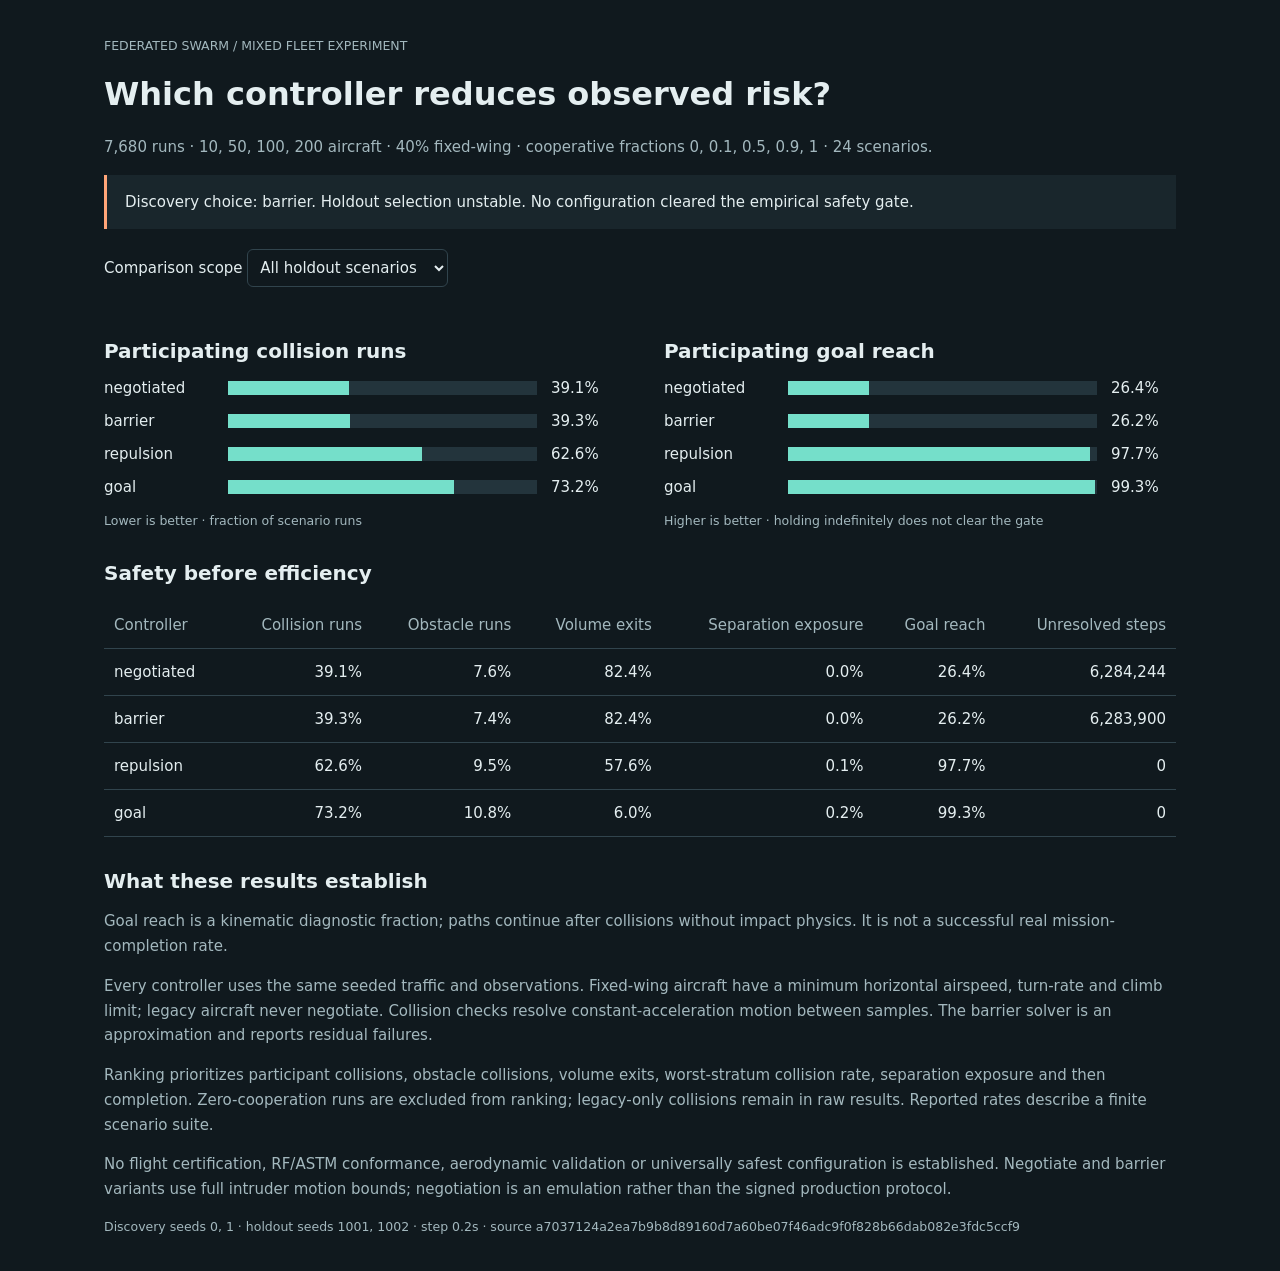
<file: experiments/iteration-01/report.html>
<!doctype html>
<html lang="en"><head><meta charset="utf-8"><meta name="viewport" content="width=device-width,initial-scale=1">
<title>Federated swarm · Safety comparison</title><style>
:root{color-scheme:dark;--bg:#10191e;--fg:#e4eef0;--muted:#a3b8be;--line:#31444d;--accent:#75dfca;--alert:#ffa578}
*{box-sizing:border-box}body{margin:0;background:var(--bg);color:var(--fg);font:15px system-ui,sans-serif}main{max-width:1120px;margin:auto;padding:36px 24px}h1{font-size:32px;font-weight:600}h2{font-size:20px;margin-top:32px}p{line-height:1.65;color:var(--muted)}.status{padding:18px;border-left:3px solid var(--alert);background:#19262c}label{display:block;margin:20px 0}select{font:inherit;padding:8px;background:var(--bg);color:var(--fg);border:1px solid var(--line);border-radius:6px}table{width:100%;border-collapse:collapse}th,td{padding:14px 10px;text-align:right;border-bottom:1px solid var(--line);font-variant-numeric:tabular-nums}th:first-child,td:first-child{text-align:left}th{font-weight:500;color:var(--muted)}.table-wrap{overflow:auto}.bar-row{display:grid;grid-template-columns:110px 1fr 65px;gap:14px;align-items:center;margin:15px 0}.track{background:#23343c;height:14px}.bar{background:var(--accent);height:100%}.two{display:grid;grid-template-columns:1fr 1fr;gap:48px}small{color:var(--muted)}@media(max-width:700px){.two{display:block}main{padding:20px 14px}}
</style></head><body><main><small>FEDERATED SWARM / MIXED FLEET EXPERIMENT</small><h1>Which controller reduces observed risk?</h1><p id="scope"></p><div class="status" id="status"></div><label>Comparison scope <select id="scenario"><option value="all">All holdout scenarios</option><option value="bounded">Modeled fault bounds</option><option value="outside">Out-of-bounds faults</option></select></label><div class="two"><section><h2>Participating collision runs</h2><div id="risk"></div><small>Lower is better · fraction of scenario runs</small></section><section><h2>Participating goal reach</h2><div id="progress"></div><small>Higher is better · holding indefinitely does not clear the gate</small></section></div><h2>Safety before efficiency</h2><div class="table-wrap"><table><thead><tr><th>Controller</th><th>Collision runs</th><th>Obstacle runs</th><th>Volume exits</th><th>Separation exposure</th><th>Goal reach</th><th>Unresolved steps</th></tr></thead><tbody id="rows"></tbody></table></div><h2>What these results establish</h2><p>Goal reach is a kinematic diagnostic fraction; paths continue after collisions without impact physics. It is not a successful real mission-completion rate.</p><p>Every controller uses the same seeded traffic and observations. Fixed-wing aircraft have a minimum horizontal airspeed, turn-rate and climb limit; legacy aircraft never negotiate. Collision checks resolve constant-acceleration motion between samples. The barrier solver is an approximation and reports residual failures.</p><p>Ranking prioritizes participant collisions, obstacle collisions, volume exits, worst-stratum collision rate, separation exposure and then completion. Zero-cooperation runs are excluded from ranking; legacy-only collisions remain in raw results. Reported rates describe a finite scenario suite.</p><p>No flight certification, RF/ASTM conformance, aerodynamic validation or universally safest configuration is established. Negotiate and barrier variants use full intruder motion bounds; negotiation is an emulation rather than the signed production protocol.</p><small id="provenance"></small></main><script>
const S={"manifest": {"scenarios": ["head_on", "crossing", "overtaking", "merge", "corridor", "vertical", "urban", "blocked_escape", "overload", "boundary_handoff", "sudden_turn", "stopped_legacy", "packet_loss", "stale_telemetry", "network_outage", "sensor_occlusion", "gnss_bias", "datum_error", "identity_ambiguity", "wind_gust", "actuator_lag", "bound_violation", "solver_overrun", "partial_commit"], "counts": [10, 50, 100, 200], "fractions": [0, 0.1, 0.5, 0.9, 1], "controllers": ["goal", "repulsion", "barrier", "negotiated"], "discovery_seeds": [0, 1], "holdout_seeds": [1001, 1002], "fixed_wing_fraction": 0.4, "duration_s": 36, "dt_s": 0.2, "expected_runs": 7680, "source_sha256": "a7037124a2ea7b9b8d89160d7a60be07f46adc9f0f828b66dab082e3fdc5ccf9", "vehicle_model": "mixed-point-mass-v0", "ranking_order": ["participant collisions", "participant obstacle collisions", "participant volume exits", "worst stratum collisions", "separation exposure", "goal reach"]}, "completed_runs": 7680, "expected_runs": 7680, "ranking_discovery": [{"controller": "barrier", "eligible_runs": 768, "participant_collision_run_rate": 0.33203125, "participant_obstacle_run_rate": 0.06770833333333333, "participant_volume_exit_run_rate": 0.86328125, "worst_stratum_collision_rate": 1.0, "separation_exposure_ratio": 0.00018349438546002363, "participant_completion_fraction": 0.26806640625, "participant_collision_pairs": 1160, "legacy_only_collision_pairs": 7104, "filter_infeasible_drone_steps": 6267279, "kinematic_violation_drone_steps": 39309, "mean_command_p99_ms": 13.096672088614516, "risk_key": [0.33203125, 0.06770833333333333, 0.86328125, 1.0, 0.00018349438546002363, -0.26806640625]}, {"controller": "negotiated", "eligible_runs": 768, "participant_collision_run_rate": 0.3411458333333333, "participant_obstacle_run_rate": 0.06901041666666667, "participant_volume_exit_run_rate": 0.86328125, "worst_stratum_collision_rate": 1.0, "separation_exposure_ratio": 0.00018675908733393313, "participant_completion_fraction": 0.266029369212963, "participant_collision_pairs": 1135, "legacy_only_collision_pairs": 7104, "filter_infeasible_drone_steps": 6268973, "kinematic_violation_drone_steps": 38923, "mean_command_p99_ms": 13.51573095090289, "risk_key": [0.3411458333333333, 0.06901041666666667, 0.86328125, 1.0, 0.00018675908733393313, -0.266029369212963]}, {"controller": "repulsion", "eligible_runs": 768, "participant_collision_run_rate": 0.60546875, "participant_obstacle_run_rate": 0.11197916666666667, "participant_volume_exit_run_rate": 0.6458333333333334, "worst_stratum_collision_rate": 1.0, "separation_exposure_ratio": 0.0007443847678018677, "participant_completion_fraction": 0.9706394675925926, "participant_collision_pairs": 4260, "legacy_only_collision_pairs": 7104, "filter_infeasible_drone_steps": 0, "kinematic_violation_drone_steps": 7932, "mean_command_p99_ms": 4.510603846191828, "risk_key": [0.60546875, 0.11197916666666667, 0.6458333333333334, 1.0, 0.0007443847678018677, -0.9706394675925926]}, {"controller": "goal", "eligible_runs": 768, "participant_collision_run_rate": 0.75, "participant_obstacle_run_rate": 0.11458333333333333, "participant_volume_exit_run_rate": 0.0703125, "worst_stratum_collision_rate": 1.0, "separation_exposure_ratio": 0.0017726791866156536, "participant_completion_fraction": 0.9889626736111111, "participant_collision_pairs": 19935, "legacy_only_collision_pairs": 7104, "filter_infeasible_drone_steps": 0, "kinematic_violation_drone_steps": 4556, "mean_command_p99_ms": 0.5431172125598023, "risk_key": [0.75, 0.11458333333333333, 0.0703125, 1.0, 0.0017726791866156536, -0.9889626736111111]}], "ranking_holdout": [{"controller": "negotiated", "eligible_runs": 768, "participant_collision_run_rate": 0.390625, "participant_obstacle_run_rate": 0.07552083333333333, "participant_volume_exit_run_rate": 0.82421875, "worst_stratum_collision_rate": 1.0, "separation_exposure_ratio": 0.00021453263148330475, "participant_completion_fraction": 0.26354962384259256, "participant_collision_pairs": 1564, "legacy_only_collision_pairs": 7761, "filter_infeasible_drone_steps": 6284244, "kinematic_violation_drone_steps": 40553, "mean_command_p99_ms": 13.101235416471496, "risk_key": [0.390625, 0.07552083333333333, 0.82421875, 1.0, 0.00021453263148330475, -0.26354962384259256]}, {"controller": "barrier", "eligible_runs": 768, "participant_collision_run_rate": 0.3932291666666667, "participant_obstacle_run_rate": 0.07421875, "participant_volume_exit_run_rate": 0.82421875, "worst_stratum_collision_rate": 1.0, "separation_exposure_ratio": 0.00021192275457100138, "participant_completion_fraction": 0.26228081597222225, "participant_collision_pairs": 1572, "legacy_only_collision_pairs": 7761, "filter_infeasible_drone_steps": 6283900, "kinematic_violation_drone_steps": 40843, "mean_command_p99_ms": 13.342494730475599, "risk_key": [0.3932291666666667, 0.07421875, 0.82421875, 1.0, 0.00021192275457100138, -0.26228081597222225]}, {"controller": "repulsion", "eligible_runs": 768, "participant_collision_run_rate": 0.6263020833333334, "participant_obstacle_run_rate": 0.09505208333333333, "participant_volume_exit_run_rate": 0.5755208333333334, "worst_stratum_collision_rate": 1.0, "separation_exposure_ratio": 0.0007946915680815075, "participant_completion_fraction": 0.9770688657407408, "participant_collision_pairs": 4924, "legacy_only_collision_pairs": 7761, "filter_infeasible_drone_steps": 0, "kinematic_violation_drone_steps": 8128, "mean_command_p99_ms": 4.665009083380295, "risk_key": [0.6263020833333334, 0.09505208333333333, 0.5755208333333334, 1.0, 0.0007946915680815075, -0.9770688657407408]}, {"controller": "goal", "eligible_runs": 768, "participant_collision_run_rate": 0.7317708333333334, "participant_obstacle_run_rate": 0.10807291666666667, "participant_volume_exit_run_rate": 0.059895833333333336, "worst_stratum_collision_rate": 1.0, "separation_exposure_ratio": 0.0018017742974114374, "participant_completion_fraction": 0.9930295138888888, "participant_collision_pairs": 21053, "legacy_only_collision_pairs": 7761, "filter_infeasible_drone_steps": 0, "kinematic_violation_drone_steps": 4420, "mean_command_p99_ms": 0.5212300759897444, "risk_key": [0.7317708333333334, 0.10807291666666667, 0.059895833333333336, 1.0, 0.0018017742974114374, -0.9930295138888888]}], "selected_on_discovery": "barrier", "selection_stable_on_holdout": false, "passed_empirical_gate": false, "recommendation": "no-configuration-cleared-safety-gate", "per_scenario_holdout": {"head_on": [{"controller": "barrier", "eligible_runs": 32, "participant_collision_run_rate": 0.15625, "participant_obstacle_run_rate": 0.0, "participant_volume_exit_run_rate": 0.78125, "worst_stratum_collision_rate": 1.0, "separation_exposure_ratio": 6.76453507901836e-05, "participant_completion_fraction": 0.3399826388888889, "participant_collision_pairs": 14, "legacy_only_collision_pairs": 167, "filter_infeasible_drone_steps": 247283, "kinematic_violation_drone_steps": 0, "mean_command_p99_ms": 13.266018670074121, "risk_key": [0.15625, 0.0, 0.78125, 1.0, 6.76453507901836e-05, -0.3399826388888889]}, {"controller": "negotiated", "eligible_runs": 32, "participant_collision_run_rate": 0.21875, "participant_obstacle_run_rate": 0.0, "participant_volume_exit_run_rate": 0.78125, "worst_stratum_collision_rate": 1.0, "separation_exposure_ratio": 8.965191882753195e-05, "participant_completion_fraction": 0.34784722222222225, "participant_collision_pairs": 15, "legacy_only_collision_pairs": 167, "filter_infeasible_drone_steps": 246708, "kinematic_violation_drone_steps": 0, "mean_command_p99_ms": 13.578175776222006, "risk_key": [0.21875, 0.0, 0.78125, 1.0, 8.965191882753195e-05, -0.34784722222222225]}, {"controller": "repulsion", "eligible_runs": 32, "participant_collision_run_rate": 0.6875, "participant_obstacle_run_rate": 0.0, "participant_volume_exit_run_rate": 0.5, "worst_stratum_collision_rate": 1.0, "separation_exposure_ratio": 0.0003681229492808147, "participant_completion_fraction": 0.9984375, "participant_collision_pairs": 111, "legacy_only_collision_pairs": 167, "filter_infeasible_drone_steps": 0, "kinematic_violation_drone_steps": 0, "mean_command_p99_ms": 5.267660905560658, "risk_key": [0.6875, 0.0, 0.5, 1.0, 0.0003681229492808147, -0.9984375]}, {"controller": "goal", "eligible_runs": 32, "participant_collision_run_rate": 0.75, "participant_obstacle_run_rate": 0.0, "participant_volume_exit_run_rate": 0.0, "worst_stratum_collision_rate": 1.0, "separation_exposure_ratio": 0.0003436579626440543, "participant_completion_fraction": 1.0, "participant_collision_pairs": 485, "legacy_only_collision_pairs": 167, "filter_infeasible_drone_steps": 0, "kinematic_violation_drone_steps": 0, "mean_command_p99_ms": 0.6888573586138595, "risk_key": [0.75, 0.0, 0.0, 1.0, 0.0003436579626440543, -1.0]}], "crossing": [{"controller": "negotiated", "eligible_runs": 32, "participant_collision_run_rate": 0.4375, "participant_obstacle_run_rate": 0.0, "participant_volume_exit_run_rate": 0.75, "worst_stratum_collision_rate": 1.0, "separation_exposure_ratio": 0.00022462141949123124, "participant_completion_fraction": 0.3213888888888889, "participant_collision_pairs": 70, "legacy_only_collision_pairs": 282, "filter_infeasible_drone_steps": 250735, "kinematic_violation_drone_steps": 0, "mean_command_p99_ms": 9.67802202309713, "risk_key": [0.4375, 0.0, 0.75, 1.0, 0.00022462141949123124, -0.3213888888888889]}, {"controller": "barrier", "eligible_runs": 32, "participant_collision_run_rate": 0.46875, "participant_obstacle_run_rate": 0.0, "participant_volume_exit_run_rate": 0.75, "worst_stratum_collision_rate": 1.0, "separation_exposure_ratio": 0.00021828323709869612, "participant_completion_fraction": 0.32144097222222223, "participant_collision_pairs": 79, "legacy_only_collision_pairs": 282, "filter_infeasible_drone_steps": 251443, "kinematic_violation_drone_steps": 0, "mean_command_p99_ms": 11.66403504001211, "risk_key": [0.46875, 0.0, 0.75, 1.0, 0.00021828323709869612, -0.32144097222222223]}, {"controller": "repulsion", "eligible_runs": 32, "participant_collision_run_rate": 0.625, "participant_obstacle_run_rate": 0.0, "participant_volume_exit_run_rate": 0.53125, "worst_stratum_collision_rate": 1.0, "separation_exposure_ratio": 0.0006552391575176929, "participant_completion_fraction": 0.9966319444444445, "participant_collision_pairs": 186, "legacy_only_collision_pairs": 282, "filter_infeasible_drone_steps": 0, "kinematic_violation_drone_steps": 0, "mean_command_p99_ms": 3.5504976567040094, "risk_key": [0.625, 0.0, 0.53125, 1.0, 0.0006552391575176929, -0.9966319444444445]}, {"controller": "goal", "eligible_runs": 32, "participant_collision_run_rate": 0.71875, "participant_obstacle_run_rate": 0.0, "participant_volume_exit_run_rate": 0.0, "worst_stratum_collision_rate": 1.0, "separation_exposure_ratio": 0.0008353007174920635, "participant_completion_fraction": 1.0, "participant_collision_pairs": 742, "legacy_only_collision_pairs": 282, "filter_infeasible_drone_steps": 0, "kinematic_violation_drone_steps": 0, "mean_command_p99_ms": 0.4575300275541851, "risk_key": [0.71875, 0.0, 0.0, 1.0, 0.0008353007174920635, -1.0]}], "overtaking": [{"controller": "barrier", "eligible_runs": 32, "participant_collision_run_rate": 0.0, "participant_obstacle_run_rate": 0.0, "participant_volume_exit_run_rate": 0.75, "worst_stratum_collision_rate": 0.0, "separation_exposure_ratio": 4.137261165186815e-05, "participant_completion_fraction": 0.3478472222222222, "participant_collision_pairs": 0, "legacy_only_collision_pairs": 85, "filter_infeasible_drone_steps": 251430, "kinematic_violation_drone_steps": 0, "mean_command_p99_ms": 14.001221869536952, "risk_key": [0.0, 0.0, 0.75, 0.0, 4.137261165186815e-05, -0.3478472222222222]}, {"controller": "repulsion", "eligible_runs": 32, "participant_collision_run_rate": 0.03125, "participant_obstacle_run_rate": 0.0, "participant_volume_exit_run_rate": 0.59375, "worst_stratum_collision_rate": 0.5, "separation_exposure_ratio": 6.090589298351221e-05, "participant_completion_fraction": 0.9888194444444445, "participant_collision_pairs": 1, "legacy_only_collision_pairs": 85, "filter_infeasible_drone_steps": 0, "kinematic_violation_drone_steps": 0, "mean_command_p99_ms": 5.940397770098117, "risk_key": [0.03125, 0.0, 0.59375, 0.5, 6.090589298351221e-05, -0.9888194444444445]}, {"controller": "negotiated", "eligible_runs": 32, "participant_collision_run_rate": 0.03125, "participant_obstacle_run_rate": 0.0, "participant_volume_exit_run_rate": 0.75, "worst_stratum_collision_rate": 0.5, "separation_exposure_ratio": 5.422821031624593e-05, "participant_completion_fraction": 0.35196180555555556, "participant_collision_pairs": 1, "legacy_only_collision_pairs": 85, "filter_infeasible_drone_steps": 250387, "kinematic_violation_drone_steps": 0, "mean_command_p99_ms": 13.343263884344202, "risk_key": [0.03125, 0.0, 0.75, 0.5, 5.422821031624593e-05, -0.35196180555555556]}, {"controller": "goal", "eligible_runs": 32, "participant_collision_run_rate": 0.625, "participant_obstacle_run_rate": 0.0, "participant_volume_exit_run_rate": 0.0, "worst_stratum_collision_rate": 1.0, "separation_exposure_ratio": 0.0007883999860630988, "participant_completion_fraction": 1.0, "participant_collision_pairs": 247, "legacy_only_collision_pairs": 85, "filter_infeasible_drone_steps": 0, "kinematic_violation_drone_steps": 0, "mean_command_p99_ms": 0.7160028845760271, "risk_key": [0.625, 0.0, 0.0, 1.0, 0.0007883999860630988, -1.0]}], "merge": [{"controller": "barrier", "eligible_runs": 32, "participant_collision_run_rate": 0.34375, "participant_obstacle_run_rate": 0.0, "participant_volume_exit_run_rate": 0.875, "worst_stratum_collision_rate": 1.0, "separation_exposure_ratio": 0.0001773202354889101, "participant_completion_fraction": 0.24819444444444444, "participant_collision_pairs": 37, "legacy_only_collision_pairs": 285, "filter_infeasible_drone_steps": 248693, "kinematic_violation_drone_steps": 0, "mean_command_p99_ms": 15.057429144994844, "risk_key": [0.34375, 0.0, 0.875, 1.0, 0.0001773202354889101, -0.24819444444444444]}, {"controller": "negotiated", "eligible_runs": 32, "participant_collision_run_rate": 0.375, "participant_obstacle_run_rate": 0.0, "participant_volume_exit_run_rate": 0.875, "worst_stratum_collision_rate": 1.0, "separation_exposure_ratio": 0.0001834846697956593, "participant_completion_fraction": 0.24496527777777777, "participant_collision_pairs": 40, "legacy_only_collision_pairs": 285, "filter_infeasible_drone_steps": 248979, "kinematic_violation_drone_steps": 0, "mean_command_p99_ms": 14.328564381451114, "risk_key": [0.375, 0.0, 0.875, 1.0, 0.0001834846697956593, -0.24496527777777777]}, {"controller": "repulsion", "eligible_runs": 32, "participant_collision_run_rate": 0.59375, "participant_obstacle_run_rate": 0.0, "participant_volume_exit_run_rate": 0.5, "worst_stratum_collision_rate": 1.0, "separation_exposure_ratio": 0.0009734338248217442, "participant_completion_fraction": 0.9521180555555555, "participant_collision_pairs": 256, "legacy_only_collision_pairs": 285, "filter_infeasible_drone_steps": 0, "kinematic_violation_drone_steps": 0, "mean_command_p99_ms": 4.153195098588187, "risk_key": [0.59375, 0.0, 0.5, 1.0, 0.0009734338248217442, -0.9521180555555555]}, {"controller": "goal", "eligible_runs": 32, "participant_collision_run_rate": 0.75, "participant_obstacle_run_rate": 0.0, "participant_volume_exit_run_rate": 0.0, "worst_stratum_collision_rate": 1.0, "separation_exposure_ratio": 0.004088107985150083, "participant_completion_fraction": 1.0, "participant_collision_pairs": 891, "legacy_only_collision_pairs": 285, "filter_infeasible_drone_steps": 0, "kinematic_violation_drone_steps": 0, "mean_command_p99_ms": 0.5733158922635088, "risk_key": [0.75, 0.0, 0.0, 1.0, 0.004088107985150083, -1.0]}], "corridor": [{"controller": "barrier", "eligible_runs": 32, "participant_collision_run_rate": 0.34375, "participant_obstacle_run_rate": 0.0, "participant_volume_exit_run_rate": 0.875, "worst_stratum_collision_rate": 1.0, "separation_exposure_ratio": 0.0001773202354889101, "participant_completion_fraction": 0.24819444444444444, "participant_collision_pairs": 37, "legacy_only_collision_pairs": 285, "filter_infeasible_drone_steps": 248693, "kinematic_violation_drone_steps": 0, "mean_command_p99_ms": 14.81640808335216, "risk_key": [0.34375, 0.0, 0.875, 1.0, 0.0001773202354889101, -0.24819444444444444]}, {"controller": "negotiated", "eligible_runs": 32, "participant_collision_run_rate": 0.375, "participant_obstacle_run_rate": 0.0, "participant_volume_exit_run_rate": 0.875, "worst_stratum_collision_rate": 1.0, "separation_exposure_ratio": 0.0001834846697956593, "participant_completion_fraction": 0.24496527777777777, "participant_collision_pairs": 40, "legacy_only_collision_pairs": 285, "filter_infeasible_drone_steps": 248979, "kinematic_violation_drone_steps": 0, "mean_command_p99_ms": 14.123843484817382, "risk_key": [0.375, 0.0, 0.875, 1.0, 0.0001834846697956593, -0.24496527777777777]}, {"controller": "repulsion", "eligible_runs": 32, "participant_collision_run_rate": 0.59375, "participant_obstacle_run_rate": 0.0, "participant_volume_exit_run_rate": 0.5, "worst_stratum_collision_rate": 1.0, "separation_exposure_ratio": 0.0009734338248217442, "participant_completion_fraction": 0.9521180555555555, "participant_collision_pairs": 256, "legacy_only_collision_pairs": 285, "filter_infeasible_drone_steps": 0, "kinematic_violation_drone_steps": 0, "mean_command_p99_ms": 5.2061671437468275, "risk_key": [0.59375, 0.0, 0.5, 1.0, 0.0009734338248217442, -0.9521180555555555]}, {"controller": "goal", "eligible_runs": 32, "participant_collision_run_rate": 0.75, "participant_obstacle_run_rate": 0.0, "participant_volume_exit_run_rate": 0.0, "worst_stratum_collision_rate": 1.0, "separation_exposure_ratio": 0.004088107985150083, "participant_completion_fraction": 1.0, "participant_collision_pairs": 891, "legacy_only_collision_pairs": 285, "filter_infeasible_drone_steps": 0, "kinematic_violation_drone_steps": 0, "mean_command_p99_ms": 0.535875228968053, "risk_key": [0.75, 0.0, 0.0, 1.0, 0.004088107985150083, -1.0]}], "vertical": [{"controller": "barrier", "eligible_runs": 32, "participant_collision_run_rate": 0.3125, "participant_obstacle_run_rate": 0.0, "participant_volume_exit_run_rate": 0.8125, "worst_stratum_collision_rate": 1.0, "separation_exposure_ratio": 0.00012944046133736795, "participant_completion_fraction": 0.18434027777777778, "participant_collision_pairs": 31, "legacy_only_collision_pairs": 932, "filter_infeasible_drone_steps": 250889, "kinematic_violation_drone_steps": 0, "mean_command_p99_ms": 12.570226984478275, "risk_key": [0.3125, 0.0, 0.8125, 1.0, 0.00012944046133736795, -0.18434027777777778]}, {"controller": "negotiated", "eligible_runs": 32, "participant_collision_run_rate": 0.3125, "participant_obstacle_run_rate": 0.0, "participant_volume_exit_run_rate": 0.8125, "worst_stratum_collision_rate": 1.0, "separation_exposure_ratio": 0.00015626014825115362, "participant_completion_fraction": 0.18602430555555555, "participant_collision_pairs": 41, "legacy_only_collision_pairs": 932, "filter_infeasible_drone_steps": 250573, "kinematic_violation_drone_steps": 0, "mean_command_p99_ms": 11.950812424581734, "risk_key": [0.3125, 0.0, 0.8125, 1.0, 0.00015626014825115362, -0.18602430555555555]}, {"controller": "repulsion", "eligible_runs": 32, "participant_collision_run_rate": 0.8125, "participant_obstacle_run_rate": 0.0, "participant_volume_exit_run_rate": 0.75, "worst_stratum_collision_rate": 1.0, "separation_exposure_ratio": 0.0012986104746679193, "participant_completion_fraction": 0.8356597222222222, "participant_collision_pairs": 333, "legacy_only_collision_pairs": 932, "filter_infeasible_drone_steps": 0, "kinematic_violation_drone_steps": 0, "mean_command_p99_ms": 4.087812871939608, "risk_key": [0.8125, 0.0, 0.75, 1.0, 0.0012986104746679193, -0.8356597222222222]}, {"controller": "goal", "eligible_runs": 32, "participant_collision_run_rate": 0.84375, "participant_obstacle_run_rate": 0.0, "participant_volume_exit_run_rate": 0.71875, "worst_stratum_collision_rate": 1.0, "separation_exposure_ratio": 0.0061542485621141505, "participant_completion_fraction": 0.9163541666666667, "participant_collision_pairs": 2500, "legacy_only_collision_pairs": 932, "filter_infeasible_drone_steps": 0, "kinematic_violation_drone_steps": 0, "mean_command_p99_ms": 0.4116036469349643, "risk_key": [0.84375, 0.0, 0.71875, 1.0, 0.0061542485621141505, -0.9163541666666667]}], "urban": [{"controller": "negotiated", "eligible_runs": 32, "participant_collision_run_rate": 0.40625, "participant_obstacle_run_rate": 0.71875, "participant_volume_exit_run_rate": 0.75, "worst_stratum_collision_rate": 1.0, "separation_exposure_ratio": 0.00021386341763491098, "participant_completion_fraction": 0.3131076388888889, "participant_collision_pairs": 62, "legacy_only_collision_pairs": 282, "filter_infeasible_drone_steps": 251927, "kinematic_violation_drone_steps": 0, "mean_command_p99_ms": 12.559852724407397, "risk_key": [0.40625, 0.71875, 0.75, 1.0, 0.00021386341763491098, -0.3131076388888889]}, {"controller": "barrier", "eligible_runs": 32, "participant_collision_run_rate": 0.4375, "participant_obstacle_run_rate": 0.6875, "participant_volume_exit_run_rate": 0.75, "worst_stratum_collision_rate": 1.0, "separation_exposure_ratio": 0.00021917454141318345, "participant_completion_fraction": 0.3178125, "participant_collision_pairs": 78, "legacy_only_collision_pairs": 282, "filter_infeasible_drone_steps": 250282, "kinematic_violation_drone_steps": 0, "mean_command_p99_ms": 13.2523183338185, "risk_key": [0.4375, 0.6875, 0.75, 1.0, 0.00021917454141318345, -0.3178125]}, {"controller": "repulsion", "eligible_runs": 32, "participant_collision_run_rate": 0.625, "participant_obstacle_run_rate": 0.6875, "participant_volume_exit_run_rate": 0.75, "worst_stratum_collision_rate": 1.0, "separation_exposure_ratio": 0.0006418336105806151, "participant_completion_fraction": 0.9964756944444444, "participant_collision_pairs": 168, "legacy_only_collision_pairs": 282, "filter_infeasible_drone_steps": 0, "kinematic_violation_drone_steps": 0, "mean_command_p99_ms": 4.317912897433873, "risk_key": [0.625, 0.6875, 0.75, 1.0, 0.0006418336105806151, -0.9964756944444444]}, {"controller": "goal", "eligible_runs": 32, "participant_collision_run_rate": 0.71875, "participant_obstacle_run_rate": 0.8125, "participant_volume_exit_run_rate": 0.0, "worst_stratum_collision_rate": 1.0, "separation_exposure_ratio": 0.0008353007174920635, "participant_completion_fraction": 1.0, "participant_collision_pairs": 742, "legacy_only_collision_pairs": 282, "filter_infeasible_drone_steps": 0, "kinematic_violation_drone_steps": 0, "mean_command_p99_ms": 0.5126638638967055, "risk_key": [0.71875, 0.8125, 0.0, 1.0, 0.0008353007174920635, -1.0]}], "blocked_escape": [{"controller": "barrier", "eligible_runs": 32, "participant_collision_run_rate": 0.34375, "participant_obstacle_run_rate": 0.78125, "participant_volume_exit_run_rate": 0.8125, "worst_stratum_collision_rate": 1.0, "separation_exposure_ratio": 0.00017267487091237723, "participant_completion_fraction": 0.2340625, "participant_collision_pairs": 33, "legacy_only_collision_pairs": 285, "filter_infeasible_drone_steps": 250216, "kinematic_violation_drone_steps": 0, "mean_command_p99_ms": 12.127946317207266, "risk_key": [0.34375, 0.78125, 0.8125, 1.0, 0.00017267487091237723, -0.2340625]}, {"controller": "negotiated", "eligible_runs": 32, "participant_collision_run_rate": 0.375, "participant_obstacle_run_rate": 0.78125, "participant_volume_exit_run_rate": 0.8125, "worst_stratum_collision_rate": 1.0, "separation_exposure_ratio": 0.00019009748544308077, "participant_completion_fraction": 0.23954861111111111, "participant_collision_pairs": 42, "legacy_only_collision_pairs": 285, "filter_infeasible_drone_steps": 248946, "kinematic_violation_drone_steps": 0, "mean_command_p99_ms": 11.78812517255438, "risk_key": [0.375, 0.78125, 0.8125, 1.0, 0.00019009748544308077, -0.23954861111111111]}, {"controller": "repulsion", "eligible_runs": 32, "participant_collision_run_rate": 0.5625, "participant_obstacle_run_rate": 0.90625, "participant_volume_exit_run_rate": 0.71875, "worst_stratum_collision_rate": 1.0, "separation_exposure_ratio": 0.0008978040372975906, "participant_completion_fraction": 0.9529340277777778, "participant_collision_pairs": 204, "legacy_only_collision_pairs": 285, "filter_infeasible_drone_steps": 0, "kinematic_violation_drone_steps": 0, "mean_command_p99_ms": 3.8343735179387304, "risk_key": [0.5625, 0.90625, 0.71875, 1.0, 0.0008978040372975906, -0.9529340277777778]}, {"controller": "goal", "eligible_runs": 32, "participant_collision_run_rate": 0.75, "participant_obstacle_run_rate": 0.96875, "participant_volume_exit_run_rate": 0.0, "worst_stratum_collision_rate": 1.0, "separation_exposure_ratio": 0.004088107985150083, "participant_completion_fraction": 1.0, "participant_collision_pairs": 891, "legacy_only_collision_pairs": 285, "filter_infeasible_drone_steps": 0, "kinematic_violation_drone_steps": 0, "mean_command_p99_ms": 0.3763332423523027, "risk_key": [0.75, 0.96875, 0.0, 1.0, 0.004088107985150083, -1.0]}], "overload": [{"controller": "negotiated", "eligible_runs": 32, "participant_collision_run_rate": 0.625, "participant_obstacle_run_rate": 0.0, "participant_volume_exit_run_rate": 0.75, "worst_stratum_collision_rate": 1.0, "separation_exposure_ratio": 0.0007454783790029438, "participant_completion_fraction": 0.3920138888888889, "participant_collision_pairs": 190, "legacy_only_collision_pairs": 363, "filter_infeasible_drone_steps": 236871, "kinematic_violation_drone_steps": 0, "mean_command_p99_ms": 11.409273006042898, "risk_key": [0.625, 0.0, 0.75, 1.0, 0.0007454783790029438, -0.3920138888888889]}, {"controller": "barrier", "eligible_runs": 32, "participant_collision_run_rate": 0.625, "participant_obstacle_run_rate": 0.0, "participant_volume_exit_run_rate": 0.75, "worst_stratum_collision_rate": 1.0, "separation_exposure_ratio": 0.0007530719664310073, "participant_completion_fraction": 0.38930555555555557, "participant_collision_pairs": 187, "legacy_only_collision_pairs": 363, "filter_infeasible_drone_steps": 237036, "kinematic_violation_drone_steps": 0, "mean_command_p99_ms": 12.32402710530551, "risk_key": [0.625, 0.0, 0.75, 1.0, 0.0007530719664310073, -0.38930555555555557]}, {"controller": "goal", "eligible_runs": 32, "participant_collision_run_rate": 0.71875, "participant_obstacle_run_rate": 0.0, "participant_volume_exit_run_rate": 0.0, "worst_stratum_collision_rate": 1.0, "separation_exposure_ratio": 0.004441370668911857, "participant_completion_fraction": 1.0, "participant_collision_pairs": 989, "legacy_only_collision_pairs": 363, "filter_infeasible_drone_steps": 0, "kinematic_violation_drone_steps": 0, "mean_command_p99_ms": 0.36644702471221596, "risk_key": [0.71875, 0.0, 0.0, 1.0, 0.004441370668911857, -1.0]}, {"controller": "repulsion", "eligible_runs": 32, "participant_collision_run_rate": 0.71875, "participant_obstacle_run_rate": 0.0, "participant_volume_exit_run_rate": 0.5, "worst_stratum_collision_rate": 1.0, "separation_exposure_ratio": 0.0016141740621455523, "participant_completion_fraction": 0.9898958333333333, "participant_collision_pairs": 270, "legacy_only_collision_pairs": 363, "filter_infeasible_drone_steps": 0, "kinematic_violation_drone_steps": 0, "mean_command_p99_ms": 4.124421535957482, "risk_key": [0.71875, 0.0, 0.5, 1.0, 0.0016141740621455523, -0.9898958333333333]}], "boundary_handoff": [{"controller": "negotiated", "eligible_runs": 32, "participant_collision_run_rate": 0.40625, "participant_obstacle_run_rate": 0.0, "participant_volume_exit_run_rate": 0.9375, "worst_stratum_collision_rate": 1.0, "separation_exposure_ratio": 0.00022401308424771355, "participant_completion_fraction": 0.2725694444444445, "participant_collision_pairs": 72, "legacy_only_collision_pairs": 282, "filter_infeasible_drone_steps": 258664, "kinematic_violation_drone_steps": 0, "mean_command_p99_ms": 11.699955371827858, "risk_key": [0.40625, 0.0, 0.9375, 1.0, 0.00022401308424771355, -0.2725694444444445]}, {"controller": "barrier", "eligible_runs": 32, "participant_collision_run_rate": 0.4375, "participant_obstacle_run_rate": 0.0, "participant_volume_exit_run_rate": 0.9375, "worst_stratum_collision_rate": 1.0, "separation_exposure_ratio": 0.00021676145907093632, "participant_completion_fraction": 0.26788194444444446, "participant_collision_pairs": 78, "legacy_only_collision_pairs": 282, "filter_infeasible_drone_steps": 258340, "kinematic_violation_drone_steps": 0, "mean_command_p99_ms": 12.144182814820402, "risk_key": [0.4375, 0.0, 0.9375, 1.0, 0.00021676145907093632, -0.26788194444444446]}, {"controller": "repulsion", "eligible_runs": 32, "participant_collision_run_rate": 0.625, "participant_obstacle_run_rate": 0.0, "participant_volume_exit_run_rate": 0.5, "worst_stratum_collision_rate": 1.0, "separation_exposure_ratio": 0.0006485383995006093, "participant_completion_fraction": 0.9961111111111111, "participant_collision_pairs": 184, "legacy_only_collision_pairs": 282, "filter_infeasible_drone_steps": 0, "kinematic_violation_drone_steps": 0, "mean_command_p99_ms": 4.416529002141943, "risk_key": [0.625, 0.0, 0.5, 1.0, 0.0006485383995006093, -0.9961111111111111]}, {"controller": "goal", "eligible_runs": 32, "participant_collision_run_rate": 0.71875, "participant_obstacle_run_rate": 0.0, "participant_volume_exit_run_rate": 0.0, "worst_stratum_collision_rate": 1.0, "separation_exposure_ratio": 0.0008353007174920635, "participant_completion_fraction": 1.0, "participant_collision_pairs": 742, "legacy_only_collision_pairs": 282, "filter_infeasible_drone_steps": 0, "kinematic_violation_drone_steps": 0, "mean_command_p99_ms": 0.3717539267745452, "risk_key": [0.71875, 0.0, 0.0, 1.0, 0.0008353007174920635, -1.0]}], "sudden_turn": [{"controller": "negotiated", "eligible_runs": 32, "participant_collision_run_rate": 0.4375, "participant_obstacle_run_rate": 0.0, "participant_volume_exit_run_rate": 0.75, "worst_stratum_collision_rate": 1.0, "separation_exposure_ratio": 0.00022359386311534117, "participant_completion_fraction": 0.3187152777777778, "participant_collision_pairs": 73, "legacy_only_collision_pairs": 277, "filter_infeasible_drone_steps": 251557, "kinematic_violation_drone_steps": 0, "mean_command_p99_ms": 11.318191665418457, "risk_key": [0.4375, 0.0, 0.75, 1.0, 0.00022359386311534117, -0.3187152777777778]}, {"controller": "barrier", "eligible_runs": 32, "participant_collision_run_rate": 0.46875, "participant_obstacle_run_rate": 0.0, "participant_volume_exit_run_rate": 0.75, "worst_stratum_collision_rate": 1.0, "separation_exposure_ratio": 0.00021760848444027765, "participant_completion_fraction": 0.3215104166666667, "participant_collision_pairs": 76, "legacy_only_collision_pairs": 277, "filter_infeasible_drone_steps": 250943, "kinematic_violation_drone_steps": 0, "mean_command_p99_ms": 11.241648012016872, "risk_key": [0.46875, 0.0, 0.75, 1.0, 0.00021760848444027765, -0.3215104166666667]}, {"controller": "repulsion", "eligible_runs": 32, "participant_collision_run_rate": 0.65625, "participant_obstacle_run_rate": 0.0, "participant_volume_exit_run_rate": 0.53125, "worst_stratum_collision_rate": 1.0, "separation_exposure_ratio": 0.0006558935782657496, "participant_completion_fraction": 0.9966319444444445, "participant_collision_pairs": 187, "legacy_only_collision_pairs": 277, "filter_infeasible_drone_steps": 0, "kinematic_violation_drone_steps": 0, "mean_command_p99_ms": 3.9548747844219196, "risk_key": [0.65625, 0.0, 0.53125, 1.0, 0.0006558935782657496, -0.9966319444444445]}, {"controller": "goal", "eligible_runs": 32, "participant_collision_run_rate": 0.71875, "participant_obstacle_run_rate": 0.0, "participant_volume_exit_run_rate": 0.0, "worst_stratum_collision_rate": 1.0, "separation_exposure_ratio": 0.0008630447668252181, "participant_completion_fraction": 1.0, "participant_collision_pairs": 737, "legacy_only_collision_pairs": 277, "filter_infeasible_drone_steps": 0, "kinematic_violation_drone_steps": 0, "mean_command_p99_ms": 0.4048523513029069, "risk_key": [0.71875, 0.0, 0.0, 1.0, 0.0008630447668252181, -1.0]}], "stopped_legacy": [{"controller": "barrier", "eligible_runs": 32, "participant_collision_run_rate": 0.15625, "participant_obstacle_run_rate": 0.0, "participant_volume_exit_run_rate": 0.8125, "worst_stratum_collision_rate": 1.0, "separation_exposure_ratio": 6.687924154260965e-05, "participant_completion_fraction": 0.3031770833333333, "participant_collision_pairs": 20, "legacy_only_collision_pairs": 210, "filter_infeasible_drone_steps": 252884, "kinematic_violation_drone_steps": 0, "mean_command_p99_ms": 11.909814668406408, "risk_key": [0.15625, 0.0, 0.8125, 1.0, 6.687924154260965e-05, -0.3031770833333333]}, {"controller": "negotiated", "eligible_runs": 32, "participant_collision_run_rate": 0.15625, "participant_obstacle_run_rate": 0.0, "participant_volume_exit_run_rate": 0.8125, "worst_stratum_collision_rate": 1.0, "separation_exposure_ratio": 7.427358953665051e-05, "participant_completion_fraction": 0.3069791666666667, "participant_collision_pairs": 10, "legacy_only_collision_pairs": 210, "filter_infeasible_drone_steps": 252493, "kinematic_violation_drone_steps": 0, "mean_command_p99_ms": 12.330806993338694, "risk_key": [0.15625, 0.0, 0.8125, 1.0, 7.427358953665051e-05, -0.3069791666666667]}, {"controller": "repulsion", "eligible_runs": 32, "participant_collision_run_rate": 0.6875, "participant_obstacle_run_rate": 0.0, "participant_volume_exit_run_rate": 0.5, "worst_stratum_collision_rate": 1.0, "separation_exposure_ratio": 0.00041344479856111373, "participant_completion_fraction": 0.995, "participant_collision_pairs": 102, "legacy_only_collision_pairs": 210, "filter_infeasible_drone_steps": 0, "kinematic_violation_drone_steps": 0, "mean_command_p99_ms": 4.5182878850164325, "risk_key": [0.6875, 0.0, 0.5, 1.0, 0.00041344479856111373, -0.995]}, {"controller": "goal", "eligible_runs": 32, "participant_collision_run_rate": 0.75, "participant_obstacle_run_rate": 0.0, "participant_volume_exit_run_rate": 0.0, "worst_stratum_collision_rate": 1.0, "separation_exposure_ratio": 0.00042053244807217457, "participant_completion_fraction": 1.0, "participant_collision_pairs": 520, "legacy_only_collision_pairs": 210, "filter_infeasible_drone_steps": 0, "kinematic_violation_drone_steps": 0, "mean_command_p99_ms": 0.4416681219527157, "risk_key": [0.75, 0.0, 0.0, 1.0, 0.00042053244807217457, -1.0]}], "packet_loss": [{"controller": "negotiated", "eligible_runs": 32, "participant_collision_run_rate": 0.5, "participant_obstacle_run_rate": 0.0, "participant_volume_exit_run_rate": 0.96875, "worst_stratum_collision_rate": 1.0, "separation_exposure_ratio": 0.00017655244847929793, "participant_completion_fraction": 0.12930555555555556, "participant_collision_pairs": 79, "legacy_only_collision_pairs": 282, "filter_infeasible_drone_steps": 310227, "kinematic_violation_drone_steps": 0, "mean_command_p99_ms": 10.814211420495216, "risk_key": [0.5, 0.0, 0.96875, 1.0, 0.00017655244847929793, -0.12930555555555556]}, {"controller": "barrier", "eligible_runs": 32, "participant_collision_run_rate": 0.53125, "participant_obstacle_run_rate": 0.0, "participant_volume_exit_run_rate": 0.96875, "worst_stratum_collision_rate": 1.0, "separation_exposure_ratio": 0.00019414767207914959, "participant_completion_fraction": 0.12854166666666667, "participant_collision_pairs": 83, "legacy_only_collision_pairs": 282, "filter_infeasible_drone_steps": 310496, "kinematic_violation_drone_steps": 0, "mean_command_p99_ms": 11.104918564744825, "risk_key": [0.53125, 0.0, 0.96875, 1.0, 0.00019414767207914959, -0.12854166666666667]}, {"controller": "repulsion", "eligible_runs": 32, "participant_collision_run_rate": 0.625, "participant_obstacle_run_rate": 0.0, "participant_volume_exit_run_rate": 0.53125, "worst_stratum_collision_rate": 1.0, "separation_exposure_ratio": 0.0006557809706553518, "participant_completion_fraction": 0.9947222222222222, "participant_collision_pairs": 183, "legacy_only_collision_pairs": 282, "filter_infeasible_drone_steps": 0, "kinematic_violation_drone_steps": 0, "mean_command_p99_ms": 3.8491849302477035, "risk_key": [0.625, 0.0, 0.53125, 1.0, 0.0006557809706553518, -0.9947222222222222]}, {"controller": "goal", "eligible_runs": 32, "participant_collision_run_rate": 0.71875, "participant_obstacle_run_rate": 0.0, "participant_volume_exit_run_rate": 0.0, "worst_stratum_collision_rate": 1.0, "separation_exposure_ratio": 0.0008353007174920635, "participant_completion_fraction": 1.0, "participant_collision_pairs": 742, "legacy_only_collision_pairs": 282, "filter_infeasible_drone_steps": 0, "kinematic_violation_drone_steps": 0, "mean_command_p99_ms": 0.3145408328168742, "risk_key": [0.71875, 0.0, 0.0, 1.0, 0.0008353007174920635, -1.0]}], "stale_telemetry": [{"controller": "negotiated", "eligible_runs": 32, "participant_collision_run_rate": 0.5625, "participant_obstacle_run_rate": 0.0, "participant_volume_exit_run_rate": 1.0, "worst_stratum_collision_rate": 1.0, "separation_exposure_ratio": 0.00027820324557644945, "participant_completion_fraction": 0.04425347222222222, "participant_collision_pairs": 124, "legacy_only_collision_pairs": 282, "filter_infeasible_drone_steps": 318567, "kinematic_violation_drone_steps": 0, "mean_command_p99_ms": 11.149787509746151, "risk_key": [0.5625, 0.0, 1.0, 1.0, 0.00027820324557644945, -0.04425347222222222]}, {"controller": "barrier", "eligible_runs": 32, "participant_collision_run_rate": 0.5625, "participant_obstacle_run_rate": 0.0, "participant_volume_exit_run_rate": 1.0, "worst_stratum_collision_rate": 1.0, "separation_exposure_ratio": 0.000281313038740269, "participant_completion_fraction": 0.043784722222222225, "participant_collision_pairs": 116, "legacy_only_collision_pairs": 282, "filter_infeasible_drone_steps": 318696, "kinematic_violation_drone_steps": 0, "mean_command_p99_ms": 11.630535470703773, "risk_key": [0.5625, 0.0, 1.0, 1.0, 0.000281313038740269, -0.043784722222222225]}, {"controller": "repulsion", "eligible_runs": 32, "participant_collision_run_rate": 0.625, "participant_obstacle_run_rate": 0.0, "participant_volume_exit_run_rate": 0.53125, "worst_stratum_collision_rate": 1.0, "separation_exposure_ratio": 0.0006450448013867059, "participant_completion_fraction": 0.9954340277777778, "participant_collision_pairs": 184, "legacy_only_collision_pairs": 282, "filter_infeasible_drone_steps": 0, "kinematic_violation_drone_steps": 0, "mean_command_p99_ms": 4.204215667521114, "risk_key": [0.625, 0.0, 0.53125, 1.0, 0.0006450448013867059, -0.9954340277777778]}, {"controller": "goal", "eligible_runs": 32, "participant_collision_run_rate": 0.71875, "participant_obstacle_run_rate": 0.0, "participant_volume_exit_run_rate": 0.0, "worst_stratum_collision_rate": 1.0, "separation_exposure_ratio": 0.0008353007174920635, "participant_completion_fraction": 1.0, "participant_collision_pairs": 742, "legacy_only_collision_pairs": 282, "filter_infeasible_drone_steps": 0, "kinematic_violation_drone_steps": 0, "mean_command_p99_ms": 0.3864693922923836, "risk_key": [0.71875, 0.0, 0.0, 1.0, 0.0008353007174920635, -1.0]}], "network_outage": [{"controller": "negotiated", "eligible_runs": 32, "participant_collision_run_rate": 0.46875, "participant_obstacle_run_rate": 0.0, "participant_volume_exit_run_rate": 0.96875, "worst_stratum_collision_rate": 1.0, "separation_exposure_ratio": 0.00023126296735737913, "participant_completion_fraction": 0.17378472222222222, "participant_collision_pairs": 76, "legacy_only_collision_pairs": 282, "filter_infeasible_drone_steps": 277894, "kinematic_violation_drone_steps": 0, "mean_command_p99_ms": 15.188988456898194, "risk_key": [0.46875, 0.0, 0.96875, 1.0, 0.00023126296735737913, -0.17378472222222222]}, {"controller": "barrier", "eligible_runs": 32, "participant_collision_run_rate": 0.53125, "participant_obstacle_run_rate": 0.0, "participant_volume_exit_run_rate": 0.96875, "worst_stratum_collision_rate": 1.0, "separation_exposure_ratio": 0.00023304751259307766, "participant_completion_fraction": 0.17727430555555557, "participant_collision_pairs": 84, "legacy_only_collision_pairs": 282, "filter_infeasible_drone_steps": 277887, "kinematic_violation_drone_steps": 0, "mean_command_p99_ms": 14.6743088671974, "risk_key": [0.53125, 0.0, 0.96875, 1.0, 0.00023304751259307766, -0.17727430555555557]}, {"controller": "repulsion", "eligible_runs": 32, "participant_collision_run_rate": 0.625, "participant_obstacle_run_rate": 0.0, "participant_volume_exit_run_rate": 0.53125, "worst_stratum_collision_rate": 1.0, "separation_exposure_ratio": 0.0006720124640959009, "participant_completion_fraction": 0.9952083333333334, "participant_collision_pairs": 189, "legacy_only_collision_pairs": 282, "filter_infeasible_drone_steps": 0, "kinematic_violation_drone_steps": 0, "mean_command_p99_ms": 5.679415121069272, "risk_key": [0.625, 0.0, 0.53125, 1.0, 0.0006720124640959009, -0.9952083333333334]}, {"controller": "goal", "eligible_runs": 32, "participant_collision_run_rate": 0.71875, "participant_obstacle_run_rate": 0.0, "participant_volume_exit_run_rate": 0.0, "worst_stratum_collision_rate": 1.0, "separation_exposure_ratio": 0.0008353007174920635, "participant_completion_fraction": 1.0, "participant_collision_pairs": 742, "legacy_only_collision_pairs": 282, "filter_infeasible_drone_steps": 0, "kinematic_violation_drone_steps": 0, "mean_command_p99_ms": 1.003241636428812, "risk_key": [0.71875, 0.0, 0.0, 1.0, 0.0008353007174920635, -1.0]}], "sensor_occlusion": [{"controller": "negotiated", "eligible_runs": 32, "participant_collision_run_rate": 0.4375, "participant_obstacle_run_rate": 0.3125, "participant_volume_exit_run_rate": 1.0, "worst_stratum_collision_rate": 1.0, "separation_exposure_ratio": 0.00017120179569434811, "participant_completion_fraction": 0.07111111111111111, "participant_collision_pairs": 72, "legacy_only_collision_pairs": 282, "filter_infeasible_drone_steps": 314348, "kinematic_violation_drone_steps": 0, "mean_command_p99_ms": 14.43197973894486, "risk_key": [0.4375, 0.3125, 1.0, 1.0, 0.00017120179569434811, -0.07111111111111111]}, {"controller": "barrier", "eligible_runs": 32, "participant_collision_run_rate": 0.46875, "participant_obstacle_run_rate": 0.3125, "participant_volume_exit_run_rate": 1.0, "worst_stratum_collision_rate": 1.0, "separation_exposure_ratio": 0.00016769734224134493, "participant_completion_fraction": 0.07079861111111112, "participant_collision_pairs": 63, "legacy_only_collision_pairs": 282, "filter_infeasible_drone_steps": 314652, "kinematic_violation_drone_steps": 0, "mean_command_p99_ms": 13.398878232610521, "risk_key": [0.46875, 0.3125, 1.0, 1.0, 0.00016769734224134493, -0.07079861111111112]}, {"controller": "repulsion", "eligible_runs": 32, "participant_collision_run_rate": 0.625, "participant_obstacle_run_rate": 0.6875, "participant_volume_exit_run_rate": 0.75, "worst_stratum_collision_rate": 1.0, "separation_exposure_ratio": 0.0006679866031349828, "participant_completion_fraction": 0.9955208333333333, "participant_collision_pairs": 182, "legacy_only_collision_pairs": 282, "filter_infeasible_drone_steps": 0, "kinematic_violation_drone_steps": 0, "mean_command_p99_ms": 4.513678825669559, "risk_key": [0.625, 0.6875, 0.75, 1.0, 0.0006679866031349828, -0.9955208333333333]}, {"controller": "goal", "eligible_runs": 32, "participant_collision_run_rate": 0.71875, "participant_obstacle_run_rate": 0.8125, "participant_volume_exit_run_rate": 0.0, "worst_stratum_collision_rate": 1.0, "separation_exposure_ratio": 0.0008353007174920635, "participant_completion_fraction": 1.0, "participant_collision_pairs": 742, "legacy_only_collision_pairs": 282, "filter_infeasible_drone_steps": 0, "kinematic_violation_drone_steps": 0, "mean_command_p99_ms": 0.4242380481878174, "risk_key": [0.71875, 0.8125, 0.0, 1.0, 0.0008353007174920635, -1.0]}], "gnss_bias": [{"controller": "barrier", "eligible_runs": 32, "participant_collision_run_rate": 0.375, "participant_obstacle_run_rate": 0.0, "participant_volume_exit_run_rate": 0.75, "worst_stratum_collision_rate": 1.0, "separation_exposure_ratio": 0.00022983942889720943, "participant_completion_fraction": 0.3057986111111111, "participant_collision_pairs": 61, "legacy_only_collision_pairs": 282, "filter_infeasible_drone_steps": 251539, "kinematic_violation_drone_steps": 0, "mean_command_p99_ms": 12.497290478791008, "risk_key": [0.375, 0.0, 0.75, 1.0, 0.00022983942889720943, -0.3057986111111111]}, {"controller": "negotiated", "eligible_runs": 32, "participant_collision_run_rate": 0.40625, "participant_obstacle_run_rate": 0.0, "participant_volume_exit_run_rate": 0.75, "worst_stratum_collision_rate": 1.0, "separation_exposure_ratio": 0.0002242342325204619, "participant_completion_fraction": 0.3083680555555556, "participant_collision_pairs": 73, "legacy_only_collision_pairs": 282, "filter_infeasible_drone_steps": 252492, "kinematic_violation_drone_steps": 0, "mean_command_p99_ms": 12.362010829338038, "risk_key": [0.40625, 0.0, 0.75, 1.0, 0.0002242342325204619, -0.3083680555555556]}, {"controller": "repulsion", "eligible_runs": 32, "participant_collision_run_rate": 0.65625, "participant_obstacle_run_rate": 0.0, "participant_volume_exit_run_rate": 0.53125, "worst_stratum_collision_rate": 1.0, "separation_exposure_ratio": 0.0006852978161008031, "participant_completion_fraction": 0.9935590277777778, "participant_collision_pairs": 222, "legacy_only_collision_pairs": 282, "filter_infeasible_drone_steps": 0, "kinematic_violation_drone_steps": 0, "mean_command_p99_ms": 4.394378602819419, "risk_key": [0.65625, 0.0, 0.53125, 1.0, 0.0006852978161008031, -0.9935590277777778]}, {"controller": "goal", "eligible_runs": 32, "participant_collision_run_rate": 0.71875, "participant_obstacle_run_rate": 0.0, "participant_volume_exit_run_rate": 0.0, "worst_stratum_collision_rate": 1.0, "separation_exposure_ratio": 0.0008353007174920635, "participant_completion_fraction": 1.0, "participant_collision_pairs": 742, "legacy_only_collision_pairs": 282, "filter_infeasible_drone_steps": 0, "kinematic_violation_drone_steps": 0, "mean_command_p99_ms": 0.4651839639450375, "risk_key": [0.71875, 0.0, 0.0, 1.0, 0.0008353007174920635, -1.0]}], "datum_error": [{"controller": "barrier", "eligible_runs": 32, "participant_collision_run_rate": 0.28125, "participant_obstacle_run_rate": 0.0, "participant_volume_exit_run_rate": 0.78125, "worst_stratum_collision_rate": 1.0, "separation_exposure_ratio": 0.00019133243278066637, "participant_completion_fraction": 0.23618055555555556, "participant_collision_pairs": 26, "legacy_only_collision_pairs": 932, "filter_infeasible_drone_steps": 252963, "kinematic_violation_drone_steps": 0, "mean_command_p99_ms": 11.420616743318995, "risk_key": [0.28125, 0.0, 0.78125, 1.0, 0.00019133243278066637, -0.23618055555555556]}, {"controller": "negotiated", "eligible_runs": 32, "participant_collision_run_rate": 0.28125, "participant_obstacle_run_rate": 0.0, "participant_volume_exit_run_rate": 0.78125, "worst_stratum_collision_rate": 1.0, "separation_exposure_ratio": 0.00020637939279963684, "participant_completion_fraction": 0.23604166666666668, "participant_collision_pairs": 30, "legacy_only_collision_pairs": 932, "filter_infeasible_drone_steps": 254153, "kinematic_violation_drone_steps": 0, "mean_command_p99_ms": 11.038443895147342, "risk_key": [0.28125, 0.0, 0.78125, 1.0, 0.00020637939279963684, -0.23604166666666668]}, {"controller": "goal", "eligible_runs": 32, "participant_collision_run_rate": 0.84375, "participant_obstacle_run_rate": 0.0, "participant_volume_exit_run_rate": 0.71875, "worst_stratum_collision_rate": 1.0, "separation_exposure_ratio": 0.0061542485621141505, "participant_completion_fraction": 0.9163541666666667, "participant_collision_pairs": 2500, "legacy_only_collision_pairs": 932, "filter_infeasible_drone_steps": 0, "kinematic_violation_drone_steps": 0, "mean_command_p99_ms": 0.36785779717320133, "risk_key": [0.84375, 0.0, 0.71875, 1.0, 0.0061542485621141505, -0.9163541666666667]}, {"controller": "repulsion", "eligible_runs": 32, "participant_collision_run_rate": 0.84375, "participant_obstacle_run_rate": 0.0, "participant_volume_exit_run_rate": 0.75, "worst_stratum_collision_rate": 1.0, "separation_exposure_ratio": 0.0023060705261735313, "participant_completion_fraction": 0.8622222222222222, "participant_collision_pairs": 536, "legacy_only_collision_pairs": 932, "filter_infeasible_drone_steps": 0, "kinematic_violation_drone_steps": 0, "mean_command_p99_ms": 3.6265193879967246, "risk_key": [0.84375, 0.0, 0.75, 1.0, 0.0023060705261735313, -0.8622222222222222]}], "identity_ambiguity": [{"controller": "barrier", "eligible_runs": 32, "participant_collision_run_rate": 0.4375, "participant_obstacle_run_rate": 0.0, "participant_volume_exit_run_rate": 0.90625, "worst_stratum_collision_rate": 1.0, "separation_exposure_ratio": 0.0002892465659965432, "participant_completion_fraction": 0.20633680555555556, "participant_collision_pairs": 99, "legacy_only_collision_pairs": 282, "filter_infeasible_drone_steps": 298890, "kinematic_violation_drone_steps": 0, "mean_command_p99_ms": 11.723010743410217, "risk_key": [0.4375, 0.0, 0.90625, 1.0, 0.0002892465659965432, -0.20633680555555556]}, {"controller": "negotiated", "eligible_runs": 32, "participant_collision_run_rate": 0.46875, "participant_obstacle_run_rate": 0.0, "participant_volume_exit_run_rate": 0.90625, "worst_stratum_collision_rate": 1.0, "separation_exposure_ratio": 0.00027376663547710924, "participant_completion_fraction": 0.20598958333333334, "participant_collision_pairs": 83, "legacy_only_collision_pairs": 282, "filter_infeasible_drone_steps": 299175, "kinematic_violation_drone_steps": 0, "mean_command_p99_ms": 12.343355308810272, "risk_key": [0.46875, 0.0, 0.90625, 1.0, 0.00027376663547710924, -0.20598958333333334]}, {"controller": "repulsion", "eligible_runs": 32, "participant_collision_run_rate": 0.625, "participant_obstacle_run_rate": 0.0, "participant_volume_exit_run_rate": 0.53125, "worst_stratum_collision_rate": 1.0, "separation_exposure_ratio": 0.0006552391575176929, "participant_completion_fraction": 0.9966319444444445, "participant_collision_pairs": 186, "legacy_only_collision_pairs": 282, "filter_infeasible_drone_steps": 0, "kinematic_violation_drone_steps": 0, "mean_command_p99_ms": 4.607258136256863, "risk_key": [0.625, 0.0, 0.53125, 1.0, 0.0006552391575176929, -0.9966319444444445]}, {"controller": "goal", "eligible_runs": 32, "participant_collision_run_rate": 0.71875, "participant_obstacle_run_rate": 0.0, "participant_volume_exit_run_rate": 0.0, "worst_stratum_collision_rate": 1.0, "separation_exposure_ratio": 0.0008353007174920635, "participant_completion_fraction": 1.0, "participant_collision_pairs": 742, "legacy_only_collision_pairs": 282, "filter_infeasible_drone_steps": 0, "kinematic_violation_drone_steps": 0, "mean_command_p99_ms": 0.3657023190112342, "risk_key": [0.71875, 0.0, 0.0, 1.0, 0.0008353007174920635, -1.0]}], "wind_gust": [{"controller": "barrier", "eligible_runs": 32, "participant_collision_run_rate": 0.40625, "participant_obstacle_run_rate": 0.0, "participant_volume_exit_run_rate": 0.75, "worst_stratum_collision_rate": 1.0, "separation_exposure_ratio": 0.00021817239767468453, "participant_completion_fraction": 0.31421875, "participant_collision_pairs": 76, "legacy_only_collision_pairs": 283, "filter_infeasible_drone_steps": 251016, "kinematic_violation_drone_steps": 8164, "mean_command_p99_ms": 11.239555860836393, "risk_key": [0.40625, 0.0, 0.75, 1.0, 0.00021817239767468453, -0.31421875]}, {"controller": "negotiated", "eligible_runs": 32, "participant_collision_run_rate": 0.40625, "participant_obstacle_run_rate": 0.0, "participant_volume_exit_run_rate": 0.75, "worst_stratum_collision_rate": 1.0, "separation_exposure_ratio": 0.00022151098845513853, "participant_completion_fraction": 0.31703125, "participant_collision_pairs": 72, "legacy_only_collision_pairs": 283, "filter_infeasible_drone_steps": 251334, "kinematic_violation_drone_steps": 8170, "mean_command_p99_ms": 10.896331870117141, "risk_key": [0.40625, 0.0, 0.75, 1.0, 0.00022151098845513853, -0.31703125]}, {"controller": "repulsion", "eligible_runs": 32, "participant_collision_run_rate": 0.625, "participant_obstacle_run_rate": 0.0, "participant_volume_exit_run_rate": 0.5625, "worst_stratum_collision_rate": 1.0, "separation_exposure_ratio": 0.0006563884116157888, "participant_completion_fraction": 0.9952256944444444, "participant_collision_pairs": 190, "legacy_only_collision_pairs": 283, "filter_infeasible_drone_steps": 0, "kinematic_violation_drone_steps": 646, "mean_command_p99_ms": 3.9983323620413116, "risk_key": [0.625, 0.0, 0.5625, 1.0, 0.0006563884116157888, -0.9952256944444444]}, {"controller": "goal", "eligible_runs": 32, "participant_collision_run_rate": 0.71875, "participant_obstacle_run_rate": 0.0, "participant_volume_exit_run_rate": 0.0, "worst_stratum_collision_rate": 1.0, "separation_exposure_ratio": 0.0008339645488347688, "participant_completion_fraction": 1.0, "participant_collision_pairs": 749, "legacy_only_collision_pairs": 283, "filter_infeasible_drone_steps": 0, "kinematic_violation_drone_steps": 0, "mean_command_p99_ms": 0.4359975677675723, "risk_key": [0.71875, 0.0, 0.0, 1.0, 0.0008339645488347688, -1.0]}], "actuator_lag": [{"controller": "negotiated", "eligible_runs": 32, "participant_collision_run_rate": 0.40625, "participant_obstacle_run_rate": 0.0, "participant_volume_exit_run_rate": 0.75, "worst_stratum_collision_rate": 1.0, "separation_exposure_ratio": 0.00020989565836766362, "participant_completion_fraction": 0.3142013888888889, "participant_collision_pairs": 77, "legacy_only_collision_pairs": 282, "filter_infeasible_drone_steps": 253136, "kinematic_violation_drone_steps": 23746, "mean_command_p99_ms": 17.49480751857164, "risk_key": [0.40625, 0.0, 0.75, 1.0, 0.00020989565836766362, -0.3142013888888889]}, {"controller": "barrier", "eligible_runs": 32, "participant_collision_run_rate": 0.4375, "participant_obstacle_run_rate": 0.0, "participant_volume_exit_run_rate": 0.75, "worst_stratum_collision_rate": 1.0, "separation_exposure_ratio": 0.0002306995936756565, "participant_completion_fraction": 0.31494791666666666, "participant_collision_pairs": 77, "legacy_only_collision_pairs": 282, "filter_infeasible_drone_steps": 253087, "kinematic_violation_drone_steps": 24071, "mean_command_p99_ms": 17.150126596461654, "risk_key": [0.4375, 0.0, 0.75, 1.0, 0.0002306995936756565, -0.31494791666666666]}, {"controller": "repulsion", "eligible_runs": 32, "participant_collision_run_rate": 0.65625, "participant_obstacle_run_rate": 0.0, "participant_volume_exit_run_rate": 0.625, "worst_stratum_collision_rate": 1.0, "separation_exposure_ratio": 0.0007109943963852413, "participant_completion_fraction": 0.9835590277777778, "participant_collision_pairs": 219, "legacy_only_collision_pairs": 282, "filter_infeasible_drone_steps": 0, "kinematic_violation_drone_steps": 2841, "mean_command_p99_ms": 6.108348459961238, "risk_key": [0.65625, 0.0, 0.625, 1.0, 0.0007109943963852413, -0.9835590277777778]}, {"controller": "goal", "eligible_runs": 32, "participant_collision_run_rate": 0.71875, "participant_obstacle_run_rate": 0.0, "participant_volume_exit_run_rate": 0.0, "worst_stratum_collision_rate": 1.0, "separation_exposure_ratio": 0.0008351440317931672, "participant_completion_fraction": 1.0, "participant_collision_pairs": 742, "legacy_only_collision_pairs": 282, "filter_infeasible_drone_steps": 0, "kinematic_violation_drone_steps": 0, "mean_command_p99_ms": 0.9765495557212499, "risk_key": [0.71875, 0.0, 0.0, 1.0, 0.0008351440317931672, -1.0]}], "bound_violation": [{"controller": "negotiated", "eligible_runs": 32, "participant_collision_run_rate": 0.4375, "participant_obstacle_run_rate": 0.0, "participant_volume_exit_run_rate": 0.75, "worst_stratum_collision_rate": 1.0, "separation_exposure_ratio": 0.00020988465774029598, "participant_completion_fraction": 0.3321875, "participant_collision_pairs": 71, "legacy_only_collision_pairs": 273, "filter_infeasible_drone_steps": 252224, "kinematic_violation_drone_steps": 4420, "mean_command_p99_ms": 18.100438465239684, "risk_key": [0.4375, 0.0, 0.75, 1.0, 0.00020988465774029598, -0.3321875]}, {"controller": "barrier", "eligible_runs": 32, "participant_collision_run_rate": 0.4375, "participant_obstacle_run_rate": 0.0, "participant_volume_exit_run_rate": 0.75, "worst_stratum_collision_rate": 1.0, "separation_exposure_ratio": 0.00021405613581454755, "participant_completion_fraction": 0.3275868055555556, "participant_collision_pairs": 71, "legacy_only_collision_pairs": 273, "filter_infeasible_drone_steps": 251513, "kinematic_violation_drone_steps": 4420, "mean_command_p99_ms": 16.957751827540065, "risk_key": [0.4375, 0.0, 0.75, 1.0, 0.00021405613581454755, -0.3275868055555556]}, {"controller": "repulsion", "eligible_runs": 32, "participant_collision_run_rate": 0.65625, "participant_obstacle_run_rate": 0.0, "participant_volume_exit_run_rate": 0.5, "worst_stratum_collision_rate": 1.0, "separation_exposure_ratio": 0.0006653293244678756, "participant_completion_fraction": 0.9952083333333334, "participant_collision_pairs": 194, "legacy_only_collision_pairs": 273, "filter_infeasible_drone_steps": 0, "kinematic_violation_drone_steps": 4420, "mean_command_p99_ms": 6.841298971512517, "risk_key": [0.65625, 0.0, 0.5, 1.0, 0.0006653293244678756, -0.9952083333333334]}, {"controller": "goal", "eligible_runs": 32, "participant_collision_run_rate": 0.71875, "participant_obstacle_run_rate": 0.0, "participant_volume_exit_run_rate": 0.0, "worst_stratum_collision_rate": 1.0, "separation_exposure_ratio": 0.0008587570174230843, "participant_completion_fraction": 1.0, "participant_collision_pairs": 749, "legacy_only_collision_pairs": 273, "filter_infeasible_drone_steps": 0, "kinematic_violation_drone_steps": 4420, "mean_command_p99_ms": 0.566856050647857, "risk_key": [0.71875, 0.0, 0.0, 1.0, 0.0008587570174230843, -1.0]}], "solver_overrun": [{"controller": "barrier", "eligible_runs": 32, "participant_collision_run_rate": 0.40625, "participant_obstacle_run_rate": 0.0, "participant_volume_exit_run_rate": 0.75, "worst_stratum_collision_rate": 1.0, "separation_exposure_ratio": 0.00021824074838081725, "participant_completion_fraction": 0.3240798611111111, "participant_collision_pairs": 67, "legacy_only_collision_pairs": 282, "filter_infeasible_drone_steps": 253586, "kinematic_violation_drone_steps": 4188, "mean_command_p99_ms": 23.503528133785515, "risk_key": [0.40625, 0.0, 0.75, 1.0, 0.00021824074838081725, -0.3240798611111111]}, {"controller": "negotiated", "eligible_runs": 32, "participant_collision_run_rate": 0.4375, "participant_obstacle_run_rate": 0.0, "participant_volume_exit_run_rate": 0.75, "worst_stratum_collision_rate": 1.0, "separation_exposure_ratio": 0.00021689637926803536, "participant_completion_fraction": 0.32862847222222225, "participant_collision_pairs": 79, "legacy_only_collision_pairs": 282, "filter_infeasible_drone_steps": 251755, "kinematic_violation_drone_steps": 4217, "mean_command_p99_ms": 21.200056396505758, "risk_key": [0.4375, 0.0, 0.75, 1.0, 0.00021689637926803536, -0.32862847222222225]}, {"controller": "repulsion", "eligible_runs": 32, "participant_collision_run_rate": 0.625, "participant_obstacle_run_rate": 0.0, "participant_volume_exit_run_rate": 0.5625, "worst_stratum_collision_rate": 1.0, "separation_exposure_ratio": 0.0006702659171451513, "participant_completion_fraction": 0.9948958333333333, "participant_collision_pairs": 195, "legacy_only_collision_pairs": 282, "filter_infeasible_drone_steps": 0, "kinematic_violation_drone_steps": 221, "mean_command_p99_ms": 6.581707301352258, "risk_key": [0.625, 0.0, 0.5625, 1.0, 0.0006702659171451513, -0.9948958333333333]}, {"controller": "goal", "eligible_runs": 32, "participant_collision_run_rate": 0.71875, "participant_obstacle_run_rate": 0.0, "participant_volume_exit_run_rate": 0.0, "worst_stratum_collision_rate": 1.0, "separation_exposure_ratio": 0.0008353159063894989, "participant_completion_fraction": 1.0, "participant_collision_pairs": 742, "legacy_only_collision_pairs": 282, "filter_infeasible_drone_steps": 0, "kinematic_violation_drone_steps": 0, "mean_command_p99_ms": 0.8627175596643617, "risk_key": [0.71875, 0.0, 0.0, 1.0, 0.0008353159063894989, -1.0]}], "partial_commit": [{"controller": "negotiated", "eligible_runs": 32, "participant_collision_run_rate": 0.40625, "participant_obstacle_run_rate": 0.0, "participant_volume_exit_run_rate": 0.75, "worst_stratum_collision_rate": 1.0, "separation_exposure_ratio": 0.00021932362696259954, "participant_completion_fraction": 0.3242013888888889, "participant_collision_pairs": 72, "legacy_only_collision_pairs": 282, "filter_infeasible_drone_steps": 252120, "kinematic_violation_drone_steps": 0, "mean_command_p99_ms": 11.300351677398345, "risk_key": [0.40625, 0.0, 0.75, 1.0, 0.00021932362696259954, -0.3242013888888889]}, {"controller": "barrier", "eligible_runs": 32, "participant_collision_run_rate": 0.46875, "participant_obstacle_run_rate": 0.0, "participant_volume_exit_run_rate": 0.75, "worst_stratum_collision_rate": 1.0, "separation_exposure_ratio": 0.00021828323709869612, "participant_completion_fraction": 0.32144097222222223, "participant_collision_pairs": 79, "legacy_only_collision_pairs": 282, "filter_infeasible_drone_steps": 251443, "kinematic_violation_drone_steps": 0, "mean_command_p99_ms": 10.544074967990586, "risk_key": [0.46875, 0.0, 0.75, 1.0, 0.00021828323709869612, -0.32144097222222223]}, {"controller": "repulsion", "eligible_runs": 32, "participant_collision_run_rate": 0.625, "participant_obstacle_run_rate": 0.0, "participant_volume_exit_run_rate": 0.53125, "worst_stratum_collision_rate": 1.0, "separation_exposure_ratio": 0.0006552391575176929, "participant_completion_fraction": 0.9966319444444445, "participant_collision_pairs": 186, "legacy_only_collision_pairs": 282, "filter_infeasible_drone_steps": 0, "kinematic_violation_drone_steps": 0, "mean_command_p99_ms": 4.183749165131304, "risk_key": [0.625, 0.0, 0.53125, 1.0, 0.0006552391575176929, -0.9966319444444445]}, {"controller": "goal", "eligible_runs": 32, "participant_collision_run_rate": 0.71875, "participant_obstacle_run_rate": 0.0, "participant_volume_exit_run_rate": 0.0, "worst_stratum_collision_rate": 1.0, "separation_exposure_ratio": 0.0008353007174920635, "participant_completion_fraction": 1.0, "participant_collision_pairs": 742, "legacy_only_collision_pairs": 282, "filter_infeasible_drone_steps": 0, "kinematic_violation_drone_steps": 0, "mean_command_p99_ms": 0.4832635301954728, "risk_key": [0.71875, 0.0, 0.0, 1.0, 0.0008353007174920635, -1.0]}]}, "in_domain_holdout": [{"controller": "negotiated", "eligible_runs": 608, "participant_collision_run_rate": 0.38980263157894735, "participant_obstacle_run_rate": 0.09539473684210527, "participant_volume_exit_run_rate": 0.8421052631578947, "worst_stratum_collision_rate": 1.0, "separation_exposure_ratio": 0.000214829991414913, "participant_completion_fraction": 0.2529349415204678, "participant_collision_pairs": 1234, "legacy_only_collision_pairs": 5710, "filter_infeasible_drone_steps": 5020484, "kinematic_violation_drone_steps": 8170, "mean_command_p99_ms": 12.328099625816497, "risk_key": [0.38980263157894735, 0.09539473684210527, 0.8421052631578947, 1.0, 0.000214829991414913, -0.2529349415204678]}, {"controller": "barrier", "eligible_runs": 608, "participant_collision_run_rate": 0.39473684210526316, "participant_obstacle_run_rate": 0.09375, "participant_volume_exit_run_rate": 0.8421052631578947, "worst_stratum_collision_rate": 1.0, "separation_exposure_ratio": 0.00021067024256923625, "participant_completion_fraction": 0.25190241228070176, "participant_collision_pairs": 1270, "legacy_only_collision_pairs": 5710, "filter_infeasible_drone_steps": 5021212, "kinematic_violation_drone_steps": 8164, "mean_command_p99_ms": 12.562661039553532, "risk_key": [0.39473684210526316, 0.09375, 0.8421052631578947, 1.0, 0.00021067024256923625, -0.25190241228070176]}, {"controller": "repulsion", "eligible_runs": 608, "participant_collision_run_rate": 0.6101973684210527, "participant_obstacle_run_rate": 0.12006578947368421, "participant_volume_exit_run_rate": 0.5707236842105263, "worst_stratum_collision_rate": 1.0, "separation_exposure_ratio": 0.0007230096565787372, "participant_completion_fraction": 0.9800109649122808, "participant_collision_pairs": 3558, "legacy_only_collision_pairs": 5710, "filter_infeasible_drone_steps": 0, "kinematic_violation_drone_steps": 646, "mean_command_p99_ms": 4.44252448828868, "risk_key": [0.6101973684210527, 0.12006578947368421, 0.5707236842105263, 1.0, 0.0007230096565787372, -0.9800109649122808]}, {"controller": "goal", "eligible_runs": 608, "participant_collision_run_rate": 0.7286184210526315, "participant_obstacle_run_rate": 0.13651315789473684, "participant_volume_exit_run_rate": 0.03782894736842105, "worst_stratum_collision_rate": 1.0, "separation_exposure_ratio": 0.0017514184514973929, "participant_completion_fraction": 0.9955975877192983, "participant_collision_pairs": 15578, "legacy_only_collision_pairs": 5710, "filter_infeasible_drone_steps": 0, "kinematic_violation_drone_steps": 0, "mean_command_p99_ms": 0.4879135208737977, "risk_key": [0.7286184210526315, 0.13651315789473684, 0.03782894736842105, 1.0, 0.0017514184514973929, -0.9955975877192983]}], "out_of_bounds_holdout": [{"controller": "barrier", "eligible_runs": 160, "participant_collision_run_rate": 0.3875, "participant_obstacle_run_rate": 0.0, "participant_volume_exit_run_rate": 0.75625, "worst_stratum_collision_rate": 1.0, "separation_exposure_ratio": 0.0002166670750917569, "participant_completion_fraction": 0.30171875, "participant_collision_pairs": 302, "legacy_only_collision_pairs": 2051, "filter_infeasible_drone_steps": 1262688, "kinematic_violation_drone_steps": 32679, "mean_command_p99_ms": 16.305862755979447, "risk_key": [0.3875, 0.0, 0.75625, 1.0, 0.0002166670750917569, -0.30171875]}, {"controller": "negotiated", "eligible_runs": 160, "participant_collision_run_rate": 0.39375, "participant_obstacle_run_rate": 0.0, "participant_volume_exit_run_rate": 0.75625, "worst_stratum_collision_rate": 1.0, "separation_exposure_ratio": 0.00021340682449301411, "participant_completion_fraction": 0.3038854166666667, "participant_collision_pairs": 330, "legacy_only_collision_pairs": 2051, "filter_infeasible_drone_steps": 1263760, "kinematic_violation_drone_steps": 32383, "mean_command_p99_ms": 16.039151420960494, "risk_key": [0.39375, 0.0, 0.75625, 1.0, 0.00021340682449301411, -0.3038854166666667]}, {"controller": "repulsion", "eligible_runs": 160, "participant_collision_run_rate": 0.6875, "participant_obstacle_run_rate": 0.0, "participant_volume_exit_run_rate": 0.59375, "worst_stratum_collision_rate": 1.0, "separation_exposure_ratio": 0.0010602157542123692, "participant_completion_fraction": 0.9658888888888889, "participant_collision_pairs": 1366, "legacy_only_collision_pairs": 2051, "filter_infeasible_drone_steps": 0, "kinematic_violation_drone_steps": 7482, "mean_command_p99_ms": 5.510450544728431, "risk_key": [0.6875, 0.0, 0.59375, 1.0, 0.0010602157542123692, -0.9658888888888889]}, {"controller": "goal", "eligible_runs": 160, "participant_collision_run_rate": 0.74375, "participant_obstacle_run_rate": 0.0, "participant_volume_exit_run_rate": 0.14375, "worst_stratum_collision_rate": 1.0, "separation_exposure_ratio": 0.001989455251778964, "participant_completion_fraction": 0.9832708333333333, "participant_collision_pairs": 5475, "legacy_only_collision_pairs": 2051, "filter_infeasible_drone_steps": 0, "kinematic_violation_drone_steps": 4420, "mean_command_p99_ms": 0.6478329854303415, "risk_key": [0.74375, 0.0, 0.14375, 1.0, 0.001989455251778964, -0.9832708333333333]}], "zero_cooperation_runs": 1536, "statistics_note": "Descriptive finite-suite results; paired seeds and all strata are published. No universal safest or certification inference. Individual trajectories sharing a scenario are not independent trials.", "software": {"version": "0.1.0", "python": "3.14.6"}, "results_sha256": "2ff58f84b47333237c970345142873437b278e9b34623d210ef5afd5a51bc958"};
const pct=v=>(100*v).toFixed(1)+'%';
document.getElementById('scope').textContent=`${S.completed_runs.toLocaleString()} runs · ${S.manifest.counts.join(', ')} aircraft · ${S.manifest.fixed_wing_fraction*100}% fixed-wing · cooperative fractions ${S.manifest.fractions.join(', ')} · ${S.manifest.scenarios.length} scenarios.`;
document.getElementById('status').textContent=`Discovery choice: ${S.selected_on_discovery}. Holdout selection ${S.selection_stable_on_holdout?'stable':'unstable'}. ${S.passed_empirical_gate?'Passed the finite-suite empirical gate.':'No configuration cleared the empirical safety gate.'}`;
document.getElementById('provenance').textContent=`Discovery seeds ${S.manifest.discovery_seeds.join(', ')} · holdout seeds ${S.manifest.holdout_seeds.join(', ')} · step ${S.manifest.dt_s}s · source ${S.manifest.source_sha256}`;
const select=document.getElementById('scenario');Object.keys(S.per_scenario_holdout).forEach(name=>{let o=document.createElement('option');o.value=name;o.textContent=name.replaceAll('_',' ');select.append(o)});
function draw(){let rows=select.value==='all'?S.ranking_holdout:select.value==='bounded'?S.in_domain_holdout:select.value==='outside'?S.out_of_bounds_holdout:S.per_scenario_holdout[select.value];document.getElementById('rows').replaceChildren();['risk','progress'].forEach(id=>document.getElementById(id).replaceChildren());for(const r of rows){let tr=document.createElement('tr');for(const x of [r.controller,pct(r.participant_collision_run_rate),pct(r.participant_obstacle_run_rate),pct(r.participant_volume_exit_run_rate),pct(r.separation_exposure_ratio),pct(r.participant_completion_fraction),r.filter_infeasible_drone_steps.toLocaleString()]){let td=document.createElement('td');td.textContent=x;tr.append(td)}document.getElementById('rows').append(tr);for(const [id,value] of [['risk',r.participant_collision_run_rate],['progress',r.participant_completion_fraction]]){let row=document.createElement('div');row.className='bar-row';let label=document.createElement('span');label.textContent=r.controller;let track=document.createElement('div');track.className='track';let bar=document.createElement('div');bar.className='bar';bar.style.width=(value*100)+'%';track.append(bar);let val=document.createElement('span');val.textContent=pct(value);row.append(label,track,val);document.getElementById(id).append(row)}}}select.addEventListener('change',draw);draw();
</script></body></html>
</file>
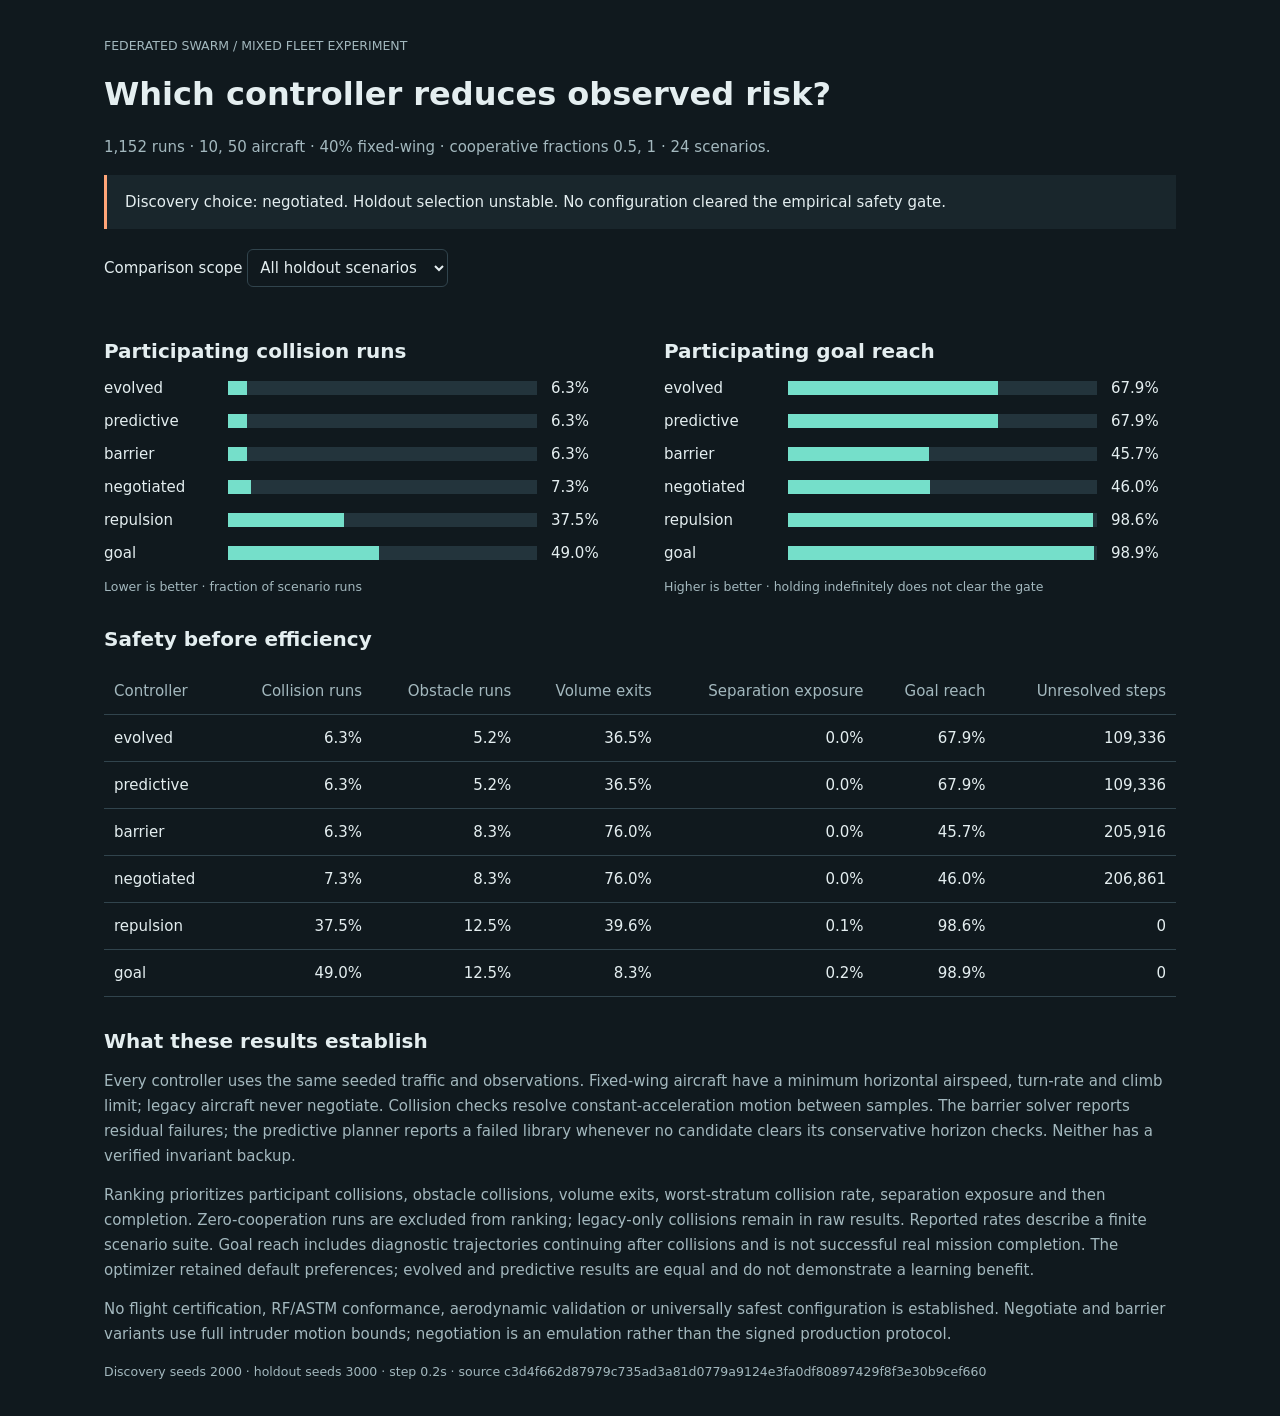
<file: experiments/iteration-02/catalog-report.html>
<!doctype html>
<html lang="en"><head><meta charset="utf-8"><meta name="viewport" content="width=device-width,initial-scale=1">
<title>Federated swarm · Safety comparison</title><style>
:root{color-scheme:dark;--bg:#10191e;--fg:#e4eef0;--muted:#a3b8be;--line:#31444d;--accent:#75dfca;--alert:#ffa578}
*{box-sizing:border-box}body{margin:0;background:var(--bg);color:var(--fg);font:15px system-ui,sans-serif}main{max-width:1120px;margin:auto;padding:36px 24px}h1{font-size:32px;font-weight:600}h2{font-size:20px;margin-top:32px}p{line-height:1.65;color:var(--muted)}.status{padding:18px;border-left:3px solid var(--alert);background:#19262c}label{display:block;margin:20px 0}select{font:inherit;padding:8px;background:var(--bg);color:var(--fg);border:1px solid var(--line);border-radius:6px}table{width:100%;border-collapse:collapse}th,td{padding:14px 10px;text-align:right;border-bottom:1px solid var(--line);font-variant-numeric:tabular-nums}th:first-child,td:first-child{text-align:left}th{font-weight:500;color:var(--muted)}.table-wrap{overflow:auto}.bar-row{display:grid;grid-template-columns:110px 1fr 65px;gap:14px;align-items:center;margin:15px 0}.track{background:#23343c;height:14px}.bar{background:var(--accent);height:100%}.two{display:grid;grid-template-columns:1fr 1fr;gap:48px}small{color:var(--muted)}@media(max-width:700px){.two{display:block}main{padding:20px 14px}}
</style></head><body><main><small>FEDERATED SWARM / MIXED FLEET EXPERIMENT</small><h1>Which controller reduces observed risk?</h1><p id="scope"></p><div class="status" id="status"></div><label>Comparison scope <select id="scenario"><option value="all">All holdout scenarios</option><option value="bounded">Modeled fault bounds</option><option value="outside">Out-of-bounds faults</option></select></label><div class="two"><section><h2>Participating collision runs</h2><div id="risk"></div><small>Lower is better · fraction of scenario runs</small></section><section><h2>Participating goal reach</h2><div id="progress"></div><small>Higher is better · holding indefinitely does not clear the gate</small></section></div><h2>Safety before efficiency</h2><div class="table-wrap"><table><thead><tr><th>Controller</th><th>Collision runs</th><th>Obstacle runs</th><th>Volume exits</th><th>Separation exposure</th><th>Goal reach</th><th>Unresolved steps</th></tr></thead><tbody id="rows"></tbody></table></div><h2>What these results establish</h2><p>Every controller uses the same seeded traffic and observations. Fixed-wing aircraft have a minimum horizontal airspeed, turn-rate and climb limit; legacy aircraft never negotiate. Collision checks resolve constant-acceleration motion between samples. The barrier solver reports residual failures; the predictive planner reports a failed library whenever no candidate clears its conservative horizon checks. Neither has a verified invariant backup.</p><p>Ranking prioritizes participant collisions, obstacle collisions, volume exits, worst-stratum collision rate, separation exposure and then completion. Zero-cooperation runs are excluded from ranking; legacy-only collisions remain in raw results. Reported rates describe a finite scenario suite. Goal reach includes diagnostic trajectories continuing after collisions and is not successful real mission completion. The optimizer retained default preferences; evolved and predictive results are equal and do not demonstrate a learning benefit.</p><p>No flight certification, RF/ASTM conformance, aerodynamic validation or universally safest configuration is established. Negotiate and barrier variants use full intruder motion bounds; negotiation is an emulation rather than the signed production protocol.</p><small id="provenance"></small></main><script>
const S={"manifest": {"scenarios": ["head_on", "crossing", "overtaking", "merge", "corridor", "vertical", "urban", "blocked_escape", "overload", "boundary_handoff", "sudden_turn", "stopped_legacy", "packet_loss", "stale_telemetry", "network_outage", "sensor_occlusion", "gnss_bias", "datum_error", "identity_ambiguity", "wind_gust", "actuator_lag", "bound_violation", "solver_overrun", "partial_commit"], "counts": [10, 50], "fractions": [0.5, 1.0], "controllers": ["goal", "repulsion", "barrier", "negotiated", "predictive", "evolved"], "discovery_seeds": [2000], "holdout_seeds": [3000], "fixed_wing_fraction": 0.4, "duration_s": 36, "dt_s": 0.2, "expected_runs": 1152, "source_sha256": "c3d4f662d87979c735ad3a81d0779a9124e3fa0df80897429f8f3e30b9cef660", "vehicle_model": "mixed-point-mass-v0", "ranking_order": ["participant collisions", "participant obstacle collisions", "participant volume exits", "worst stratum collisions", "separation exposure", "mission completion"], "policy_profile": {"schema": "federated-swarm-preferences-v1", "method": "cross-entropy-evolutionary-search", "weights": {"policy_progress_weight": 1.0, "policy_effort_weight": 0.029999999999999995, "policy_turn_weight": 0.10000000000000002, "policy_vertical_weight": 0.10000000000000002}, "training_seeds": [20, 21], "training_scenarios": ["head_on", "crossing", "overtaking", "urban"], "training_counts": [10], "training_fixed_wing_fraction": 0.4, "training_cooperative_fraction": 0.5, "training_fitness": [0.0, 0.0, 0.0, 0.052222222222222225, 0.0, -1.0, 546.0811770453597], "search_seed": 42, "source_sha256": "c3d4f662d87979c735ad3a81d0779a9124e3fa0df80897429f8f3e30b9cef660", "training_evaluations": 96, "limitations": "Narrow finite training suite; no test-set tuning, safety proof or neural RL."}, "policy_sha256": "b06fc1c23b63f9403518340830b1bc6c7333c66a834bac5b0011a450c6637907"}, "completed_runs": 1152, "expected_runs": 1152, "ranking_discovery": [{"controller": "negotiated", "eligible_runs": 96, "participant_collision_run_rate": 0.041666666666666664, "participant_obstacle_run_rate": 0.041666666666666664, "participant_volume_exit_run_rate": 0.71875, "worst_stratum_collision_rate": 1.0, "separation_exposure_ratio": 0.00011509996577323748, "participant_completion_fraction": 0.4283333333333333, "participant_collision_pairs": 4, "legacy_only_collision_pairs": 50, "filter_infeasible_drone_steps": 205513, "predictive_no_admissible_drone_steps": 0, "kinematic_violation_drone_steps": 1280, "mean_command_p99_ms": 3.2642883893686325, "risk_key": [0.041666666666666664, 0.041666666666666664, 0.71875, 1.0, 0.00011509996577323748, -0.4283333333333333]}, {"controller": "barrier", "eligible_runs": 96, "participant_collision_run_rate": 0.052083333333333336, "participant_obstacle_run_rate": 0.052083333333333336, "participant_volume_exit_run_rate": 0.71875, "worst_stratum_collision_rate": 1.0, "separation_exposure_ratio": 0.0001167907070300715, "participant_completion_fraction": 0.42812500000000003, "participant_collision_pairs": 6, "legacy_only_collision_pairs": 50, "filter_infeasible_drone_steps": 206566, "predictive_no_admissible_drone_steps": 0, "kinematic_violation_drone_steps": 1364, "mean_command_p99_ms": 3.001827612262485, "risk_key": [0.052083333333333336, 0.052083333333333336, 0.71875, 1.0, 0.0001167907070300715, -0.42812500000000003]}, {"controller": "evolved", "eligible_runs": 96, "participant_collision_run_rate": 0.14583333333333334, "participant_obstacle_run_rate": 0.010416666666666666, "participant_volume_exit_run_rate": 0.2708333333333333, "worst_stratum_collision_rate": 1.0, "separation_exposure_ratio": 6.0958927471213255e-05, "participant_completion_fraction": 0.710625, "participant_collision_pairs": 14, "legacy_only_collision_pairs": 50, "filter_infeasible_drone_steps": 0, "predictive_no_admissible_drone_steps": 105803, "kinematic_violation_drone_steps": 748, "mean_command_p99_ms": 31.18487159115149, "risk_key": [0.14583333333333334, 0.010416666666666666, 0.2708333333333333, 1.0, 6.0958927471213255e-05, -0.710625]}, {"controller": "predictive", "eligible_runs": 96, "participant_collision_run_rate": 0.14583333333333334, "participant_obstacle_run_rate": 0.010416666666666666, "participant_volume_exit_run_rate": 0.2708333333333333, "worst_stratum_collision_rate": 1.0, "separation_exposure_ratio": 6.0958927471213255e-05, "participant_completion_fraction": 0.710625, "participant_collision_pairs": 14, "legacy_only_collision_pairs": 50, "filter_infeasible_drone_steps": 0, "predictive_no_admissible_drone_steps": 105803, "kinematic_violation_drone_steps": 748, "mean_command_p99_ms": 31.99273578484358, "risk_key": [0.14583333333333334, 0.010416666666666666, 0.2708333333333333, 1.0, 6.0958927471213255e-05, -0.710625]}, {"controller": "repulsion", "eligible_runs": 96, "participant_collision_run_rate": 0.5, "participant_obstacle_run_rate": 0.08333333333333333, "participant_volume_exit_run_rate": 0.3645833333333333, "worst_stratum_collision_rate": 1.0, "separation_exposure_ratio": 0.0008698606378541691, "participant_completion_fraction": 0.9816666666666666, "participant_collision_pairs": 108, "legacy_only_collision_pairs": 50, "filter_infeasible_drone_steps": 0, "predictive_no_admissible_drone_steps": 0, "kinematic_violation_drone_steps": 196, "mean_command_p99_ms": 0.5056555768229981, "risk_key": [0.5, 0.08333333333333333, 0.3645833333333333, 1.0, 0.0008698606378541691, -0.9816666666666666]}, {"controller": "goal", "eligible_runs": 96, "participant_collision_run_rate": 0.6666666666666666, "participant_obstacle_run_rate": 0.08333333333333333, "participant_volume_exit_run_rate": 0.08333333333333333, "worst_stratum_collision_rate": 1.0, "separation_exposure_ratio": 0.0019300089359736477, "participant_completion_fraction": 0.9858333333333333, "participant_collision_pairs": 245, "legacy_only_collision_pairs": 50, "filter_infeasible_drone_steps": 0, "predictive_no_admissible_drone_steps": 0, "kinematic_violation_drone_steps": 153, "mean_command_p99_ms": 0.20299208552084266, "risk_key": [0.6666666666666666, 0.08333333333333333, 0.08333333333333333, 1.0, 0.0019300089359736477, -0.9858333333333333]}], "ranking_holdout": [{"controller": "evolved", "eligible_runs": 96, "participant_collision_run_rate": 0.0625, "participant_obstacle_run_rate": 0.052083333333333336, "participant_volume_exit_run_rate": 0.3645833333333333, "worst_stratum_collision_rate": 1.0, "separation_exposure_ratio": 4.540670435811222e-05, "participant_completion_fraction": 0.6791666666666667, "participant_collision_pairs": 6, "legacy_only_collision_pairs": 37, "filter_infeasible_drone_steps": 0, "predictive_no_admissible_drone_steps": 109336, "kinematic_violation_drone_steps": 915, "mean_command_p99_ms": 30.789856323211414, "risk_key": [0.0625, 0.052083333333333336, 0.3645833333333333, 1.0, 4.540670435811222e-05, -0.6791666666666667]}, {"controller": "predictive", "eligible_runs": 96, "participant_collision_run_rate": 0.0625, "participant_obstacle_run_rate": 0.052083333333333336, "participant_volume_exit_run_rate": 0.3645833333333333, "worst_stratum_collision_rate": 1.0, "separation_exposure_ratio": 4.540670435811222e-05, "participant_completion_fraction": 0.6791666666666667, "participant_collision_pairs": 6, "legacy_only_collision_pairs": 37, "filter_infeasible_drone_steps": 0, "predictive_no_admissible_drone_steps": 109336, "kinematic_violation_drone_steps": 915, "mean_command_p99_ms": 31.306762617869044, "risk_key": [0.0625, 0.052083333333333336, 0.3645833333333333, 1.0, 4.540670435811222e-05, -0.6791666666666667]}, {"controller": "barrier", "eligible_runs": 96, "participant_collision_run_rate": 0.0625, "participant_obstacle_run_rate": 0.08333333333333333, "participant_volume_exit_run_rate": 0.7604166666666666, "worst_stratum_collision_rate": 1.0, "separation_exposure_ratio": 7.152501134031542e-05, "participant_completion_fraction": 0.45708333333333334, "participant_collision_pairs": 7, "legacy_only_collision_pairs": 37, "filter_infeasible_drone_steps": 205916, "predictive_no_admissible_drone_steps": 0, "kinematic_violation_drone_steps": 1546, "mean_command_p99_ms": 3.093870641982147, "risk_key": [0.0625, 0.08333333333333333, 0.7604166666666666, 1.0, 7.152501134031542e-05, -0.45708333333333334]}, {"controller": "negotiated", "eligible_runs": 96, "participant_collision_run_rate": 0.07291666666666667, "participant_obstacle_run_rate": 0.08333333333333333, "participant_volume_exit_run_rate": 0.7604166666666666, "worst_stratum_collision_rate": 1.0, "separation_exposure_ratio": 7.840220530120677e-05, "participant_completion_fraction": 0.4595833333333333, "participant_collision_pairs": 8, "legacy_only_collision_pairs": 37, "filter_infeasible_drone_steps": 206861, "predictive_no_admissible_drone_steps": 0, "kinematic_violation_drone_steps": 1610, "mean_command_p99_ms": 3.21992230245087, "risk_key": [0.07291666666666667, 0.08333333333333333, 0.7604166666666666, 1.0, 7.840220530120677e-05, -0.4595833333333333]}, {"controller": "repulsion", "eligible_runs": 96, "participant_collision_run_rate": 0.375, "participant_obstacle_run_rate": 0.125, "participant_volume_exit_run_rate": 0.3958333333333333, "worst_stratum_collision_rate": 1.0, "separation_exposure_ratio": 0.0007957353407197582, "participant_completion_fraction": 0.9858333333333333, "participant_collision_pairs": 80, "legacy_only_collision_pairs": 37, "filter_infeasible_drone_steps": 0, "predictive_no_admissible_drone_steps": 0, "kinematic_violation_drone_steps": 203, "mean_command_p99_ms": 0.5143003709016132, "risk_key": [0.375, 0.125, 0.3958333333333333, 1.0, 0.0007957353407197582, -0.9858333333333333]}, {"controller": "goal", "eligible_runs": 96, "participant_collision_run_rate": 0.4895833333333333, "participant_obstacle_run_rate": 0.125, "participant_volume_exit_run_rate": 0.08333333333333333, "worst_stratum_collision_rate": 1.0, "separation_exposure_ratio": 0.0016423718959761593, "participant_completion_fraction": 0.98875, "participant_collision_pairs": 342, "legacy_only_collision_pairs": 37, "filter_infeasible_drone_steps": 0, "predictive_no_admissible_drone_steps": 0, "kinematic_violation_drone_steps": 136, "mean_command_p99_ms": 0.21562543503174925, "risk_key": [0.4895833333333333, 0.125, 0.08333333333333333, 1.0, 0.0016423718959761593, -0.98875]}], "selected_on_discovery": "negotiated", "selection_stable_on_holdout": false, "passed_empirical_gate": false, "recommendation": "no-configuration-cleared-safety-gate", "per_scenario_holdout": {"head_on": [{"controller": "evolved", "eligible_runs": 4, "participant_collision_run_rate": 0.0, "participant_obstacle_run_rate": 0.0, "participant_volume_exit_run_rate": 0.25, "worst_stratum_collision_rate": 0.0, "separation_exposure_ratio": 0.0, "participant_completion_fraction": 0.765, "participant_collision_pairs": 0, "legacy_only_collision_pairs": 0, "filter_infeasible_drone_steps": 0, "predictive_no_admissible_drone_steps": 3090, "kinematic_violation_drone_steps": 0, "mean_command_p99_ms": 34.55530738952803, "risk_key": [0.0, 0.0, 0.25, 0.0, 0.0, -0.765]}, {"controller": "predictive", "eligible_runs": 4, "participant_collision_run_rate": 0.0, "participant_obstacle_run_rate": 0.0, "participant_volume_exit_run_rate": 0.25, "worst_stratum_collision_rate": 0.0, "separation_exposure_ratio": 0.0, "participant_completion_fraction": 0.765, "participant_collision_pairs": 0, "legacy_only_collision_pairs": 0, "filter_infeasible_drone_steps": 0, "predictive_no_admissible_drone_steps": 3090, "kinematic_violation_drone_steps": 0, "mean_command_p99_ms": 31.760028572716763, "risk_key": [0.0, 0.0, 0.25, 0.0, 0.0, -0.765]}, {"controller": "repulsion", "eligible_runs": 4, "participant_collision_run_rate": 0.0, "participant_obstacle_run_rate": 0.0, "participant_volume_exit_run_rate": 0.5, "worst_stratum_collision_rate": 0.0, "separation_exposure_ratio": 0.00047494656851104235, "participant_completion_fraction": 1.0, "participant_collision_pairs": 0, "legacy_only_collision_pairs": 0, "filter_infeasible_drone_steps": 0, "predictive_no_admissible_drone_steps": 0, "kinematic_violation_drone_steps": 0, "mean_command_p99_ms": 0.8089390909299254, "risk_key": [0.0, 0.0, 0.5, 0.0, 0.00047494656851104235, -1.0]}, {"controller": "negotiated", "eligible_runs": 4, "participant_collision_run_rate": 0.0, "participant_obstacle_run_rate": 0.0, "participant_volume_exit_run_rate": 1.0, "worst_stratum_collision_rate": 0.0, "separation_exposure_ratio": 0.0, "participant_completion_fraction": 0.63, "participant_collision_pairs": 0, "legacy_only_collision_pairs": 0, "filter_infeasible_drone_steps": 7084, "predictive_no_admissible_drone_steps": 0, "kinematic_violation_drone_steps": 0, "mean_command_p99_ms": 7.949115278643159, "risk_key": [0.0, 0.0, 1.0, 0.0, 0.0, -0.63]}, {"controller": "barrier", "eligible_runs": 4, "participant_collision_run_rate": 0.0, "participant_obstacle_run_rate": 0.0, "participant_volume_exit_run_rate": 1.0, "worst_stratum_collision_rate": 0.0, "separation_exposure_ratio": 0.0, "participant_completion_fraction": 0.625, "participant_collision_pairs": 0, "legacy_only_collision_pairs": 0, "filter_infeasible_drone_steps": 7043, "predictive_no_admissible_drone_steps": 0, "kinematic_violation_drone_steps": 0, "mean_command_p99_ms": 8.334615956064246, "risk_key": [0.0, 0.0, 1.0, 0.0, 0.0, -0.625]}, {"controller": "goal", "eligible_runs": 4, "participant_collision_run_rate": 0.5, "participant_obstacle_run_rate": 0.0, "participant_volume_exit_run_rate": 0.0, "worst_stratum_collision_rate": 1.0, "separation_exposure_ratio": 0.00038471931519961885, "participant_completion_fraction": 1.0, "participant_collision_pairs": 6, "legacy_only_collision_pairs": 0, "filter_infeasible_drone_steps": 0, "predictive_no_admissible_drone_steps": 0, "kinematic_violation_drone_steps": 0, "mean_command_p99_ms": 0.46681443536726935, "risk_key": [0.5, 0.0, 0.0, 1.0, 0.00038471931519961885, -1.0]}], "crossing": [{"controller": "evolved", "eligible_runs": 4, "participant_collision_run_rate": 0.0, "participant_obstacle_run_rate": 0.0, "participant_volume_exit_run_rate": 0.25, "worst_stratum_collision_rate": 0.0, "separation_exposure_ratio": 6.267971449390045e-05, "participant_completion_fraction": 0.8, "participant_collision_pairs": 0, "legacy_only_collision_pairs": 1, "filter_infeasible_drone_steps": 0, "predictive_no_admissible_drone_steps": 2907, "kinematic_violation_drone_steps": 0, "mean_command_p99_ms": 25.983029869912574, "risk_key": [0.0, 0.0, 0.25, 0.0, 6.267971449390045e-05, -0.8]}, {"controller": "predictive", "eligible_runs": 4, "participant_collision_run_rate": 0.0, "participant_obstacle_run_rate": 0.0, "participant_volume_exit_run_rate": 0.25, "worst_stratum_collision_rate": 0.0, "separation_exposure_ratio": 6.267971449390045e-05, "participant_completion_fraction": 0.8, "participant_collision_pairs": 0, "legacy_only_collision_pairs": 1, "filter_infeasible_drone_steps": 0, "predictive_no_admissible_drone_steps": 2907, "kinematic_violation_drone_steps": 0, "mean_command_p99_ms": 25.378949360128903, "risk_key": [0.0, 0.0, 0.25, 0.0, 6.267971449390045e-05, -0.8]}, {"controller": "barrier", "eligible_runs": 4, "participant_collision_run_rate": 0.0, "participant_obstacle_run_rate": 0.0, "participant_volume_exit_run_rate": 0.5, "worst_stratum_collision_rate": 0.0, "separation_exposure_ratio": 5.793884097922743e-05, "participant_completion_fraction": 0.595, "participant_collision_pairs": 0, "legacy_only_collision_pairs": 1, "filter_infeasible_drone_steps": 6980, "predictive_no_admissible_drone_steps": 0, "kinematic_violation_drone_steps": 0, "mean_command_p99_ms": 2.8544752705965957, "risk_key": [0.0, 0.0, 0.5, 0.0, 5.793884097922743e-05, -0.595]}, {"controller": "negotiated", "eligible_runs": 4, "participant_collision_run_rate": 0.0, "participant_obstacle_run_rate": 0.0, "participant_volume_exit_run_rate": 0.5, "worst_stratum_collision_rate": 0.0, "separation_exposure_ratio": 5.8485832576608764e-05, "participant_completion_fraction": 0.61, "participant_collision_pairs": 0, "legacy_only_collision_pairs": 1, "filter_infeasible_drone_steps": 6954, "predictive_no_admissible_drone_steps": 0, "kinematic_violation_drone_steps": 0, "mean_command_p99_ms": 2.6620980103325578, "risk_key": [0.0, 0.0, 0.5, 0.0, 5.8485832576608764e-05, -0.61]}, {"controller": "goal", "eligible_runs": 4, "participant_collision_run_rate": 0.5, "participant_obstacle_run_rate": 0.0, "participant_volume_exit_run_rate": 0.0, "worst_stratum_collision_rate": 1.0, "separation_exposure_ratio": 0.0010043007135820856, "participant_completion_fraction": 1.0, "participant_collision_pairs": 15, "legacy_only_collision_pairs": 1, "filter_infeasible_drone_steps": 0, "predictive_no_admissible_drone_steps": 0, "kinematic_violation_drone_steps": 0, "mean_command_p99_ms": 0.15487469141589827, "risk_key": [0.5, 0.0, 0.0, 1.0, 0.0010043007135820856, -1.0]}, {"controller": "repulsion", "eligible_runs": 4, "participant_collision_run_rate": 0.5, "participant_obstacle_run_rate": 0.0, "participant_volume_exit_run_rate": 0.25, "worst_stratum_collision_rate": 1.0, "separation_exposure_ratio": 0.0007161716329190671, "participant_completion_fraction": 1.0, "participant_collision_pairs": 4, "legacy_only_collision_pairs": 1, "filter_infeasible_drone_steps": 0, "predictive_no_admissible_drone_steps": 0, "kinematic_violation_drone_steps": 0, "mean_command_p99_ms": 0.4953804849901642, "risk_key": [0.5, 0.0, 0.25, 1.0, 0.0007161716329190671, -1.0]}], "overtaking": [{"controller": "repulsion", "eligible_runs": 4, "participant_collision_run_rate": 0.0, "participant_obstacle_run_rate": 0.0, "participant_volume_exit_run_rate": 0.0, "worst_stratum_collision_rate": 0.0, "separation_exposure_ratio": 0.0, "participant_completion_fraction": 1.0, "participant_collision_pairs": 0, "legacy_only_collision_pairs": 1, "filter_infeasible_drone_steps": 0, "predictive_no_admissible_drone_steps": 0, "kinematic_violation_drone_steps": 0, "mean_command_p99_ms": 0.4330362061773485, "risk_key": [0.0, 0.0, 0.0, 0.0, 0.0, -1.0]}, {"controller": "evolved", "eligible_runs": 4, "participant_collision_run_rate": 0.0, "participant_obstacle_run_rate": 0.0, "participant_volume_exit_run_rate": 0.0, "worst_stratum_collision_rate": 0.0, "separation_exposure_ratio": 0.0, "participant_completion_fraction": 0.845, "participant_collision_pairs": 0, "legacy_only_collision_pairs": 1, "filter_infeasible_drone_steps": 0, "predictive_no_admissible_drone_steps": 3260, "kinematic_violation_drone_steps": 0, "mean_command_p99_ms": 26.516550935393767, "risk_key": [0.0, 0.0, 0.0, 0.0, 0.0, -0.845]}, {"controller": "predictive", "eligible_runs": 4, "participant_collision_run_rate": 0.0, "participant_obstacle_run_rate": 0.0, "participant_volume_exit_run_rate": 0.0, "worst_stratum_collision_rate": 0.0, "separation_exposure_ratio": 0.0, "participant_completion_fraction": 0.845, "participant_collision_pairs": 0, "legacy_only_collision_pairs": 1, "filter_infeasible_drone_steps": 0, "predictive_no_admissible_drone_steps": 3260, "kinematic_violation_drone_steps": 0, "mean_command_p99_ms": 26.972481172288106, "risk_key": [0.0, 0.0, 0.0, 0.0, 0.0, -0.845]}, {"controller": "barrier", "eligible_runs": 4, "participant_collision_run_rate": 0.0, "participant_obstacle_run_rate": 0.0, "participant_volume_exit_run_rate": 0.5, "worst_stratum_collision_rate": 0.0, "separation_exposure_ratio": 0.0, "participant_completion_fraction": 0.635, "participant_collision_pairs": 0, "legacy_only_collision_pairs": 1, "filter_infeasible_drone_steps": 7068, "predictive_no_admissible_drone_steps": 0, "kinematic_violation_drone_steps": 0, "mean_command_p99_ms": 2.5403129863843787, "risk_key": [0.0, 0.0, 0.5, 0.0, 0.0, -0.635]}, {"controller": "negotiated", "eligible_runs": 4, "participant_collision_run_rate": 0.0, "participant_obstacle_run_rate": 0.0, "participant_volume_exit_run_rate": 0.5, "worst_stratum_collision_rate": 0.0, "separation_exposure_ratio": 0.0, "participant_completion_fraction": 0.61, "participant_collision_pairs": 0, "legacy_only_collision_pairs": 1, "filter_infeasible_drone_steps": 7241, "predictive_no_admissible_drone_steps": 0, "kinematic_violation_drone_steps": 0, "mean_command_p99_ms": 3.570394788002891, "risk_key": [0.0, 0.0, 0.5, 0.0, 0.0, -0.61]}, {"controller": "goal", "eligible_runs": 4, "participant_collision_run_rate": 0.25, "participant_obstacle_run_rate": 0.0, "participant_volume_exit_run_rate": 0.0, "worst_stratum_collision_rate": 1.0, "separation_exposure_ratio": 0.0002186626421307173, "participant_completion_fraction": 1.0, "participant_collision_pairs": 1, "legacy_only_collision_pairs": 1, "filter_infeasible_drone_steps": 0, "predictive_no_admissible_drone_steps": 0, "kinematic_violation_drone_steps": 0, "mean_command_p99_ms": 0.21209235796050038, "risk_key": [0.25, 0.0, 0.0, 1.0, 0.0002186626421307173, -1.0]}], "merge": [{"controller": "evolved", "eligible_runs": 4, "participant_collision_run_rate": 0.0, "participant_obstacle_run_rate": 0.0, "participant_volume_exit_run_rate": 0.25, "worst_stratum_collision_rate": 0.0, "separation_exposure_ratio": 0.0, "participant_completion_fraction": 0.655, "participant_collision_pairs": 0, "legacy_only_collision_pairs": 3, "filter_infeasible_drone_steps": 0, "predictive_no_admissible_drone_steps": 3806, "kinematic_violation_drone_steps": 0, "mean_command_p99_ms": 26.5807445387145, "risk_key": [0.0, 0.0, 0.25, 0.0, 0.0, -0.655]}, {"controller": "predictive", "eligible_runs": 4, "participant_collision_run_rate": 0.0, "participant_obstacle_run_rate": 0.0, "participant_volume_exit_run_rate": 0.25, "worst_stratum_collision_rate": 0.0, "separation_exposure_ratio": 0.0, "participant_completion_fraction": 0.655, "participant_collision_pairs": 0, "legacy_only_collision_pairs": 3, "filter_infeasible_drone_steps": 0, "predictive_no_admissible_drone_steps": 3806, "kinematic_violation_drone_steps": 0, "mean_command_p99_ms": 26.507858748445877, "risk_key": [0.0, 0.0, 0.25, 0.0, 0.0, -0.655]}, {"controller": "repulsion", "eligible_runs": 4, "participant_collision_run_rate": 0.0, "participant_obstacle_run_rate": 0.0, "participant_volume_exit_run_rate": 0.5, "worst_stratum_collision_rate": 0.0, "separation_exposure_ratio": 0.0005531313379632474, "participant_completion_fraction": 1.0, "participant_collision_pairs": 0, "legacy_only_collision_pairs": 3, "filter_infeasible_drone_steps": 0, "predictive_no_admissible_drone_steps": 0, "kinematic_violation_drone_steps": 0, "mean_command_p99_ms": 0.47526257409117534, "risk_key": [0.0, 0.0, 0.5, 0.0, 0.0005531313379632474, -1.0]}, {"controller": "negotiated", "eligible_runs": 4, "participant_collision_run_rate": 0.0, "participant_obstacle_run_rate": 0.0, "participant_volume_exit_run_rate": 1.0, "worst_stratum_collision_rate": 0.0, "separation_exposure_ratio": 0.0, "participant_completion_fraction": 0.32, "participant_collision_pairs": 0, "legacy_only_collision_pairs": 3, "filter_infeasible_drone_steps": 8522, "predictive_no_admissible_drone_steps": 0, "kinematic_violation_drone_steps": 0, "mean_command_p99_ms": 2.7178736070891323, "risk_key": [0.0, 0.0, 1.0, 0.0, 0.0, -0.32]}, {"controller": "barrier", "eligible_runs": 4, "participant_collision_run_rate": 0.0, "participant_obstacle_run_rate": 0.0, "participant_volume_exit_run_rate": 1.0, "worst_stratum_collision_rate": 0.0, "separation_exposure_ratio": 0.0, "participant_completion_fraction": 0.31, "participant_collision_pairs": 0, "legacy_only_collision_pairs": 3, "filter_infeasible_drone_steps": 8270, "predictive_no_admissible_drone_steps": 0, "kinematic_violation_drone_steps": 0, "mean_command_p99_ms": 2.615306097231951, "risk_key": [0.0, 0.0, 1.0, 0.0, 0.0, -0.31]}, {"controller": "goal", "eligible_runs": 4, "participant_collision_run_rate": 0.5, "participant_obstacle_run_rate": 0.0, "participant_volume_exit_run_rate": 0.0, "worst_stratum_collision_rate": 1.0, "separation_exposure_ratio": 0.0035080542970330492, "participant_completion_fraction": 1.0, "participant_collision_pairs": 13, "legacy_only_collision_pairs": 3, "filter_infeasible_drone_steps": 0, "predictive_no_admissible_drone_steps": 0, "kinematic_violation_drone_steps": 0, "mean_command_p99_ms": 0.17433239301681172, "risk_key": [0.5, 0.0, 0.0, 1.0, 0.0035080542970330492, -1.0]}], "corridor": [{"controller": "evolved", "eligible_runs": 4, "participant_collision_run_rate": 0.0, "participant_obstacle_run_rate": 0.0, "participant_volume_exit_run_rate": 0.25, "worst_stratum_collision_rate": 0.0, "separation_exposure_ratio": 0.0, "participant_completion_fraction": 0.655, "participant_collision_pairs": 0, "legacy_only_collision_pairs": 3, "filter_infeasible_drone_steps": 0, "predictive_no_admissible_drone_steps": 3806, "kinematic_violation_drone_steps": 0, "mean_command_p99_ms": 26.464767451761876, "risk_key": [0.0, 0.0, 0.25, 0.0, 0.0, -0.655]}, {"controller": "predictive", "eligible_runs": 4, "participant_collision_run_rate": 0.0, "participant_obstacle_run_rate": 0.0, "participant_volume_exit_run_rate": 0.25, "worst_stratum_collision_rate": 0.0, "separation_exposure_ratio": 0.0, "participant_completion_fraction": 0.655, "participant_collision_pairs": 0, "legacy_only_collision_pairs": 3, "filter_infeasible_drone_steps": 0, "predictive_no_admissible_drone_steps": 3806, "kinematic_violation_drone_steps": 0, "mean_command_p99_ms": 27.08891702935944, "risk_key": [0.0, 0.0, 0.25, 0.0, 0.0, -0.655]}, {"controller": "repulsion", "eligible_runs": 4, "participant_collision_run_rate": 0.0, "participant_obstacle_run_rate": 0.0, "participant_volume_exit_run_rate": 0.5, "worst_stratum_collision_rate": 0.0, "separation_exposure_ratio": 0.0005531313379632474, "participant_completion_fraction": 1.0, "participant_collision_pairs": 0, "legacy_only_collision_pairs": 3, "filter_infeasible_drone_steps": 0, "predictive_no_admissible_drone_steps": 0, "kinematic_violation_drone_steps": 0, "mean_command_p99_ms": 0.4338716711754387, "risk_key": [0.0, 0.0, 0.5, 0.0, 0.0005531313379632474, -1.0]}, {"controller": "negotiated", "eligible_runs": 4, "participant_collision_run_rate": 0.0, "participant_obstacle_run_rate": 0.0, "participant_volume_exit_run_rate": 1.0, "worst_stratum_collision_rate": 0.0, "separation_exposure_ratio": 0.0, "participant_completion_fraction": 0.32, "participant_collision_pairs": 0, "legacy_only_collision_pairs": 3, "filter_infeasible_drone_steps": 8522, "predictive_no_admissible_drone_steps": 0, "kinematic_violation_drone_steps": 0, "mean_command_p99_ms": 2.5856242224472226, "risk_key": [0.0, 0.0, 1.0, 0.0, 0.0, -0.32]}, {"controller": "barrier", "eligible_runs": 4, "participant_collision_run_rate": 0.0, "participant_obstacle_run_rate": 0.0, "participant_volume_exit_run_rate": 1.0, "worst_stratum_collision_rate": 0.0, "separation_exposure_ratio": 0.0, "participant_completion_fraction": 0.31, "participant_collision_pairs": 0, "legacy_only_collision_pairs": 3, "filter_infeasible_drone_steps": 8270, "predictive_no_admissible_drone_steps": 0, "kinematic_violation_drone_steps": 0, "mean_command_p99_ms": 2.57792649910698, "risk_key": [0.0, 0.0, 1.0, 0.0, 0.0, -0.31]}, {"controller": "goal", "eligible_runs": 4, "participant_collision_run_rate": 0.5, "participant_obstacle_run_rate": 0.0, "participant_volume_exit_run_rate": 0.0, "worst_stratum_collision_rate": 1.0, "separation_exposure_ratio": 0.0035080542970330492, "participant_completion_fraction": 1.0, "participant_collision_pairs": 13, "legacy_only_collision_pairs": 3, "filter_infeasible_drone_steps": 0, "predictive_no_admissible_drone_steps": 0, "kinematic_violation_drone_steps": 0, "mean_command_p99_ms": 0.1852775052248035, "risk_key": [0.5, 0.0, 0.0, 1.0, 0.0035080542970330492, -1.0]}], "vertical": [{"controller": "evolved", "eligible_runs": 4, "participant_collision_run_rate": 0.0, "participant_obstacle_run_rate": 0.0, "participant_volume_exit_run_rate": 0.75, "worst_stratum_collision_rate": 0.0, "separation_exposure_ratio": 0.0, "participant_completion_fraction": 0.415, "participant_collision_pairs": 0, "legacy_only_collision_pairs": 6, "filter_infeasible_drone_steps": 0, "predictive_no_admissible_drone_steps": 6017, "kinematic_violation_drone_steps": 0, "mean_command_p99_ms": 27.320888061658483, "risk_key": [0.0, 0.0, 0.75, 0.0, 0.0, -0.415]}, {"controller": "predictive", "eligible_runs": 4, "participant_collision_run_rate": 0.0, "participant_obstacle_run_rate": 0.0, "participant_volume_exit_run_rate": 0.75, "worst_stratum_collision_rate": 0.0, "separation_exposure_ratio": 0.0, "participant_completion_fraction": 0.415, "participant_collision_pairs": 0, "legacy_only_collision_pairs": 6, "filter_infeasible_drone_steps": 0, "predictive_no_admissible_drone_steps": 6017, "kinematic_violation_drone_steps": 0, "mean_command_p99_ms": 27.536032216321477, "risk_key": [0.0, 0.0, 0.75, 0.0, 0.0, -0.415]}, {"controller": "barrier", "eligible_runs": 4, "participant_collision_run_rate": 0.0, "participant_obstacle_run_rate": 0.0, "participant_volume_exit_run_rate": 0.75, "worst_stratum_collision_rate": 0.0, "separation_exposure_ratio": 0.0, "participant_completion_fraction": 0.33, "participant_collision_pairs": 0, "legacy_only_collision_pairs": 6, "filter_infeasible_drone_steps": 7492, "predictive_no_admissible_drone_steps": 0, "kinematic_violation_drone_steps": 0, "mean_command_p99_ms": 2.672448954581343, "risk_key": [0.0, 0.0, 0.75, 0.0, 0.0, -0.33]}, {"controller": "negotiated", "eligible_runs": 4, "participant_collision_run_rate": 0.0, "participant_obstacle_run_rate": 0.0, "participant_volume_exit_run_rate": 0.75, "worst_stratum_collision_rate": 0.0, "separation_exposure_ratio": 0.0, "participant_completion_fraction": 0.315, "participant_collision_pairs": 0, "legacy_only_collision_pairs": 6, "filter_infeasible_drone_steps": 7729, "predictive_no_admissible_drone_steps": 0, "kinematic_violation_drone_steps": 0, "mean_command_p99_ms": 2.7139621765672937, "risk_key": [0.0, 0.0, 0.75, 0.0, 0.0, -0.315]}, {"controller": "repulsion", "eligible_runs": 4, "participant_collision_run_rate": 0.25, "participant_obstacle_run_rate": 0.0, "participant_volume_exit_run_rate": 1.0, "worst_stratum_collision_rate": 1.0, "separation_exposure_ratio": 0.001430334305586719, "participant_completion_fraction": 0.8250000000000001, "participant_collision_pairs": 2, "legacy_only_collision_pairs": 6, "filter_infeasible_drone_steps": 0, "predictive_no_admissible_drone_steps": 0, "kinematic_violation_drone_steps": 0, "mean_command_p99_ms": 0.4814481601897569, "risk_key": [0.25, 0.0, 1.0, 1.0, 0.001430334305586719, -0.8250000000000001]}, {"controller": "goal", "eligible_runs": 4, "participant_collision_run_rate": 0.5, "participant_obstacle_run_rate": 0.0, "participant_volume_exit_run_rate": 1.0, "worst_stratum_collision_rate": 1.0, "separation_exposure_ratio": 0.004720689060864522, "participant_completion_fraction": 0.865, "participant_collision_pairs": 24, "legacy_only_collision_pairs": 6, "filter_infeasible_drone_steps": 0, "predictive_no_admissible_drone_steps": 0, "kinematic_violation_drone_steps": 0, "mean_command_p99_ms": 0.1955968818401746, "risk_key": [0.5, 0.0, 1.0, 1.0, 0.004720689060864522, -0.865]}], "urban": [{"controller": "evolved", "eligible_runs": 4, "participant_collision_run_rate": 0.0, "participant_obstacle_run_rate": 0.25, "participant_volume_exit_run_rate": 0.0, "worst_stratum_collision_rate": 0.0, "separation_exposure_ratio": 6.250830188384392e-05, "participant_completion_fraction": 0.8200000000000001, "participant_collision_pairs": 0, "legacy_only_collision_pairs": 1, "filter_infeasible_drone_steps": 0, "predictive_no_admissible_drone_steps": 2336, "kinematic_violation_drone_steps": 0, "mean_command_p99_ms": 34.31556110939712, "risk_key": [0.0, 0.25, 0.0, 0.0, 6.250830188384392e-05, -0.8200000000000001]}, {"controller": "predictive", "eligible_runs": 4, "participant_collision_run_rate": 0.0, "participant_obstacle_run_rate": 0.25, "participant_volume_exit_run_rate": 0.0, "worst_stratum_collision_rate": 0.0, "separation_exposure_ratio": 6.250830188384392e-05, "participant_completion_fraction": 0.8200000000000001, "participant_collision_pairs": 0, "legacy_only_collision_pairs": 1, "filter_infeasible_drone_steps": 0, "predictive_no_admissible_drone_steps": 2336, "kinematic_violation_drone_steps": 0, "mean_command_p99_ms": 32.3873534988161, "risk_key": [0.0, 0.25, 0.0, 0.0, 6.250830188384392e-05, -0.8200000000000001]}, {"controller": "barrier", "eligible_runs": 4, "participant_collision_run_rate": 0.0, "participant_obstacle_run_rate": 1.0, "participant_volume_exit_run_rate": 0.75, "worst_stratum_collision_rate": 0.0, "separation_exposure_ratio": 5.759617803888055e-05, "participant_completion_fraction": 0.615, "participant_collision_pairs": 0, "legacy_only_collision_pairs": 1, "filter_infeasible_drone_steps": 7114, "predictive_no_admissible_drone_steps": 0, "kinematic_violation_drone_steps": 0, "mean_command_p99_ms": 2.8341706665014503, "risk_key": [0.0, 1.0, 0.75, 0.0, 5.759617803888055e-05, -0.615]}, {"controller": "negotiated", "eligible_runs": 4, "participant_collision_run_rate": 0.0, "participant_obstacle_run_rate": 1.0, "participant_volume_exit_run_rate": 0.75, "worst_stratum_collision_rate": 0.0, "separation_exposure_ratio": 5.822005956831366e-05, "participant_completion_fraction": 0.625, "participant_collision_pairs": 0, "legacy_only_collision_pairs": 1, "filter_infeasible_drone_steps": 7122, "predictive_no_admissible_drone_steps": 0, "kinematic_violation_drone_steps": 0, "mean_command_p99_ms": 2.8097422831524463, "risk_key": [0.0, 1.0, 0.75, 0.0, 5.822005956831366e-05, -0.625]}, {"controller": "repulsion", "eligible_runs": 4, "participant_collision_run_rate": 0.25, "participant_obstacle_run_rate": 1.0, "participant_volume_exit_run_rate": 0.5, "worst_stratum_collision_rate": 1.0, "separation_exposure_ratio": 0.0007097870165758924, "participant_completion_fraction": 1.0, "participant_collision_pairs": 3, "legacy_only_collision_pairs": 1, "filter_infeasible_drone_steps": 0, "predictive_no_admissible_drone_steps": 0, "kinematic_violation_drone_steps": 0, "mean_command_p99_ms": 0.5045224389505165, "risk_key": [0.25, 1.0, 0.5, 1.0, 0.0007097870165758924, -1.0]}, {"controller": "goal", "eligible_runs": 4, "participant_collision_run_rate": 0.5, "participant_obstacle_run_rate": 1.0, "participant_volume_exit_run_rate": 0.0, "worst_stratum_collision_rate": 1.0, "separation_exposure_ratio": 0.0010043007135820856, "participant_completion_fraction": 1.0, "participant_collision_pairs": 15, "legacy_only_collision_pairs": 1, "filter_infeasible_drone_steps": 0, "predictive_no_admissible_drone_steps": 0, "kinematic_violation_drone_steps": 0, "mean_command_p99_ms": 0.20629419206670724, "risk_key": [0.5, 1.0, 0.0, 1.0, 0.0010043007135820856, -1.0]}], "blocked_escape": [{"controller": "evolved", "eligible_runs": 4, "participant_collision_run_rate": 0.0, "participant_obstacle_run_rate": 0.5, "participant_volume_exit_run_rate": 0.0, "worst_stratum_collision_rate": 0.0, "separation_exposure_ratio": 0.0, "participant_completion_fraction": 0.58, "participant_collision_pairs": 0, "legacy_only_collision_pairs": 3, "filter_infeasible_drone_steps": 0, "predictive_no_admissible_drone_steps": 3491, "kinematic_violation_drone_steps": 0, "mean_command_p99_ms": 31.956250449420626, "risk_key": [0.0, 0.5, 0.0, 0.0, 0.0, -0.58]}, {"controller": "predictive", "eligible_runs": 4, "participant_collision_run_rate": 0.0, "participant_obstacle_run_rate": 0.5, "participant_volume_exit_run_rate": 0.0, "worst_stratum_collision_rate": 0.0, "separation_exposure_ratio": 0.0, "participant_completion_fraction": 0.58, "participant_collision_pairs": 0, "legacy_only_collision_pairs": 3, "filter_infeasible_drone_steps": 0, "predictive_no_admissible_drone_steps": 3491, "kinematic_violation_drone_steps": 0, "mean_command_p99_ms": 33.379858745484, "risk_key": [0.0, 0.5, 0.0, 0.0, 0.0, -0.58]}, {"controller": "barrier", "eligible_runs": 4, "participant_collision_run_rate": 0.0, "participant_obstacle_run_rate": 0.5, "participant_volume_exit_run_rate": 1.0, "worst_stratum_collision_rate": 0.0, "separation_exposure_ratio": 0.0, "participant_completion_fraction": 0.33499999999999996, "participant_collision_pairs": 0, "legacy_only_collision_pairs": 3, "filter_infeasible_drone_steps": 8543, "predictive_no_admissible_drone_steps": 0, "kinematic_violation_drone_steps": 0, "mean_command_p99_ms": 3.155123457054289, "risk_key": [0.0, 0.5, 1.0, 0.0, 0.0, -0.33499999999999996]}, {"controller": "negotiated", "eligible_runs": 4, "participant_collision_run_rate": 0.0, "participant_obstacle_run_rate": 0.5, "participant_volume_exit_run_rate": 1.0, "worst_stratum_collision_rate": 0.0, "separation_exposure_ratio": 1.1728348003541984e-05, "participant_completion_fraction": 0.33, "participant_collision_pairs": 0, "legacy_only_collision_pairs": 3, "filter_infeasible_drone_steps": 8279, "predictive_no_admissible_drone_steps": 0, "kinematic_violation_drone_steps": 0, "mean_command_p99_ms": 4.682954597992659, "risk_key": [0.0, 0.5, 1.0, 0.0, 1.1728348003541984e-05, -0.33]}, {"controller": "goal", "eligible_runs": 4, "participant_collision_run_rate": 0.5, "participant_obstacle_run_rate": 1.0, "participant_volume_exit_run_rate": 0.0, "worst_stratum_collision_rate": 1.0, "separation_exposure_ratio": 0.0035080542970330492, "participant_completion_fraction": 1.0, "participant_collision_pairs": 13, "legacy_only_collision_pairs": 3, "filter_infeasible_drone_steps": 0, "predictive_no_admissible_drone_steps": 0, "kinematic_violation_drone_steps": 0, "mean_command_p99_ms": 0.20242504391717375, "risk_key": [0.5, 1.0, 0.0, 1.0, 0.0035080542970330492, -1.0]}, {"controller": "repulsion", "eligible_runs": 4, "participant_collision_run_rate": 0.5, "participant_obstacle_run_rate": 1.0, "participant_volume_exit_run_rate": 1.0, "worst_stratum_collision_rate": 1.0, "separation_exposure_ratio": 0.0006083298347227815, "participant_completion_fraction": 1.0, "participant_collision_pairs": 2, "legacy_only_collision_pairs": 3, "filter_infeasible_drone_steps": 0, "predictive_no_admissible_drone_steps": 0, "kinematic_violation_drone_steps": 0, "mean_command_p99_ms": 0.5562142100643541, "risk_key": [0.5, 1.0, 1.0, 1.0, 0.0006083298347227815, -1.0]}], "overload": [{"controller": "negotiated", "eligible_runs": 4, "participant_collision_run_rate": 0.25, "participant_obstacle_run_rate": 0.0, "participant_volume_exit_run_rate": 0.5, "worst_stratum_collision_rate": 1.0, "separation_exposure_ratio": 0.0002675477907241183, "participant_completion_fraction": 0.7, "participant_collision_pairs": 1, "legacy_only_collision_pairs": 1, "filter_infeasible_drone_steps": 7184, "predictive_no_admissible_drone_steps": 0, "kinematic_violation_drone_steps": 0, "mean_command_p99_ms": 2.7984402052607047, "risk_key": [0.25, 0.0, 0.5, 1.0, 0.0002675477907241183, -0.7]}, {"controller": "barrier", "eligible_runs": 4, "participant_collision_run_rate": 0.25, "participant_obstacle_run_rate": 0.0, "participant_volume_exit_run_rate": 0.5, "worst_stratum_collision_rate": 1.0, "separation_exposure_ratio": 0.00028727180700806456, "participant_completion_fraction": 0.69, "participant_collision_pairs": 1, "legacy_only_collision_pairs": 1, "filter_infeasible_drone_steps": 6918, "predictive_no_admissible_drone_steps": 0, "kinematic_violation_drone_steps": 0, "mean_command_p99_ms": 2.763741178059718, "risk_key": [0.25, 0.0, 0.5, 1.0, 0.00028727180700806456, -0.69]}, {"controller": "evolved", "eligible_runs": 4, "participant_collision_run_rate": 0.5, "participant_obstacle_run_rate": 0.0, "participant_volume_exit_run_rate": 0.0, "worst_stratum_collision_rate": 1.0, "separation_exposure_ratio": 0.00016176071783697348, "participant_completion_fraction": 0.895, "participant_collision_pairs": 2, "legacy_only_collision_pairs": 1, "filter_infeasible_drone_steps": 0, "predictive_no_admissible_drone_steps": 2473, "kinematic_violation_drone_steps": 0, "mean_command_p99_ms": 29.564971329655236, "risk_key": [0.5, 0.0, 0.0, 1.0, 0.00016176071783697348, -0.895]}, {"controller": "predictive", "eligible_runs": 4, "participant_collision_run_rate": 0.5, "participant_obstacle_run_rate": 0.0, "participant_volume_exit_run_rate": 0.0, "worst_stratum_collision_rate": 1.0, "separation_exposure_ratio": 0.00016176071783697348, "participant_completion_fraction": 0.895, "participant_collision_pairs": 2, "legacy_only_collision_pairs": 1, "filter_infeasible_drone_steps": 0, "predictive_no_admissible_drone_steps": 2473, "kinematic_violation_drone_steps": 0, "mean_command_p99_ms": 28.445239072898403, "risk_key": [0.5, 0.0, 0.0, 1.0, 0.00016176071783697348, -0.895]}, {"controller": "goal", "eligible_runs": 4, "participant_collision_run_rate": 0.5, "participant_obstacle_run_rate": 0.0, "participant_volume_exit_run_rate": 0.0, "worst_stratum_collision_rate": 1.0, "separation_exposure_ratio": 0.002936704332011567, "participant_completion_fraction": 1.0, "participant_collision_pairs": 19, "legacy_only_collision_pairs": 1, "filter_infeasible_drone_steps": 0, "predictive_no_admissible_drone_steps": 0, "kinematic_violation_drone_steps": 0, "mean_command_p99_ms": 0.20524066369034702, "risk_key": [0.5, 0.0, 0.0, 1.0, 0.002936704332011567, -1.0]}, {"controller": "repulsion", "eligible_runs": 4, "participant_collision_run_rate": 0.5, "participant_obstacle_run_rate": 0.0, "participant_volume_exit_run_rate": 0.5, "worst_stratum_collision_rate": 1.0, "separation_exposure_ratio": 0.001962874471604482, "participant_completion_fraction": 1.0, "participant_collision_pairs": 7, "legacy_only_collision_pairs": 1, "filter_infeasible_drone_steps": 0, "predictive_no_admissible_drone_steps": 0, "kinematic_violation_drone_steps": 0, "mean_command_p99_ms": 0.4344859421325964, "risk_key": [0.5, 0.0, 0.5, 1.0, 0.001962874471604482, -1.0]}], "boundary_handoff": [{"controller": "evolved", "eligible_runs": 4, "participant_collision_run_rate": 0.0, "participant_obstacle_run_rate": 0.0, "participant_volume_exit_run_rate": 0.25, "worst_stratum_collision_rate": 0.0, "separation_exposure_ratio": 5.82742092918226e-05, "participant_completion_fraction": 0.7949999999999999, "participant_collision_pairs": 0, "legacy_only_collision_pairs": 1, "filter_infeasible_drone_steps": 0, "predictive_no_admissible_drone_steps": 3624, "kinematic_violation_drone_steps": 0, "mean_command_p99_ms": 35.8156868040533, "risk_key": [0.0, 0.0, 0.25, 0.0, 5.82742092918226e-05, -0.7949999999999999]}, {"controller": "predictive", "eligible_runs": 4, "participant_collision_run_rate": 0.0, "participant_obstacle_run_rate": 0.0, "participant_volume_exit_run_rate": 0.25, "worst_stratum_collision_rate": 0.0, "separation_exposure_ratio": 5.82742092918226e-05, "participant_completion_fraction": 0.7949999999999999, "participant_collision_pairs": 0, "legacy_only_collision_pairs": 1, "filter_infeasible_drone_steps": 0, "predictive_no_admissible_drone_steps": 3624, "kinematic_violation_drone_steps": 0, "mean_command_p99_ms": 38.79893162524247, "risk_key": [0.0, 0.0, 0.25, 0.0, 5.82742092918226e-05, -0.7949999999999999]}, {"controller": "barrier", "eligible_runs": 4, "participant_collision_run_rate": 0.0, "participant_obstacle_run_rate": 0.0, "participant_volume_exit_run_rate": 0.75, "worst_stratum_collision_rate": 0.0, "separation_exposure_ratio": 5.680289395796588e-05, "participant_completion_fraction": 0.46, "participant_collision_pairs": 0, "legacy_only_collision_pairs": 1, "filter_infeasible_drone_steps": 8073, "predictive_no_admissible_drone_steps": 0, "kinematic_violation_drone_steps": 0, "mean_command_p99_ms": 2.9933196316233097, "risk_key": [0.0, 0.0, 0.75, 0.0, 5.680289395796588e-05, -0.46]}, {"controller": "negotiated", "eligible_runs": 4, "participant_collision_run_rate": 0.25, "participant_obstacle_run_rate": 0.0, "participant_volume_exit_run_rate": 0.75, "worst_stratum_collision_rate": 1.0, "separation_exposure_ratio": 9.907053822321502e-05, "participant_completion_fraction": 0.465, "participant_collision_pairs": 1, "legacy_only_collision_pairs": 1, "filter_infeasible_drone_steps": 7976, "predictive_no_admissible_drone_steps": 0, "kinematic_violation_drone_steps": 0, "mean_command_p99_ms": 2.9269768492122257, "risk_key": [0.25, 0.0, 0.75, 1.0, 9.907053822321502e-05, -0.465]}, {"controller": "goal", "eligible_runs": 4, "participant_collision_run_rate": 0.5, "participant_obstacle_run_rate": 0.0, "participant_volume_exit_run_rate": 0.0, "worst_stratum_collision_rate": 1.0, "separation_exposure_ratio": 0.0010043007135820856, "participant_completion_fraction": 1.0, "participant_collision_pairs": 15, "legacy_only_collision_pairs": 1, "filter_infeasible_drone_steps": 0, "predictive_no_admissible_drone_steps": 0, "kinematic_violation_drone_steps": 0, "mean_command_p99_ms": 0.21666149137672622, "risk_key": [0.5, 0.0, 0.0, 1.0, 0.0010043007135820856, -1.0]}, {"controller": "repulsion", "eligible_runs": 4, "participant_collision_run_rate": 0.5, "participant_obstacle_run_rate": 0.0, "participant_volume_exit_run_rate": 0.25, "worst_stratum_collision_rate": 1.0, "separation_exposure_ratio": 0.0006926067808592139, "participant_completion_fraction": 1.0, "participant_collision_pairs": 4, "legacy_only_collision_pairs": 1, "filter_infeasible_drone_steps": 0, "predictive_no_admissible_drone_steps": 0, "kinematic_violation_drone_steps": 0, "mean_command_p99_ms": 0.47952003349564626, "risk_key": [0.5, 0.0, 0.25, 1.0, 0.0006926067808592139, -1.0]}], "sudden_turn": [{"controller": "evolved", "eligible_runs": 4, "participant_collision_run_rate": 0.0, "participant_obstacle_run_rate": 0.0, "participant_volume_exit_run_rate": 0.25, "worst_stratum_collision_rate": 0.0, "separation_exposure_ratio": 6.324110671936758e-05, "participant_completion_fraction": 0.8300000000000001, "participant_collision_pairs": 0, "legacy_only_collision_pairs": 1, "filter_infeasible_drone_steps": 0, "predictive_no_admissible_drone_steps": 2798, "kinematic_violation_drone_steps": 0, "mean_command_p99_ms": 30.38998184436423, "risk_key": [0.0, 0.0, 0.25, 0.0, 6.324110671936758e-05, -0.8300000000000001]}, {"controller": "predictive", "eligible_runs": 4, "participant_collision_run_rate": 0.0, "participant_obstacle_run_rate": 0.0, "participant_volume_exit_run_rate": 0.25, "worst_stratum_collision_rate": 0.0, "separation_exposure_ratio": 6.324110671936758e-05, "participant_completion_fraction": 0.8300000000000001, "participant_collision_pairs": 0, "legacy_only_collision_pairs": 1, "filter_infeasible_drone_steps": 0, "predictive_no_admissible_drone_steps": 2798, "kinematic_violation_drone_steps": 0, "mean_command_p99_ms": 33.40824026188786, "risk_key": [0.0, 0.0, 0.25, 0.0, 6.324110671936758e-05, -0.8300000000000001]}, {"controller": "barrier", "eligible_runs": 4, "participant_collision_run_rate": 0.0, "participant_obstacle_run_rate": 0.0, "participant_volume_exit_run_rate": 0.5, "worst_stratum_collision_rate": 0.0, "separation_exposure_ratio": 5.8103797847713056e-05, "participant_completion_fraction": 0.625, "participant_collision_pairs": 0, "legacy_only_collision_pairs": 1, "filter_infeasible_drone_steps": 6854, "predictive_no_admissible_drone_steps": 0, "kinematic_violation_drone_steps": 0, "mean_command_p99_ms": 2.6964815894280036, "risk_key": [0.0, 0.0, 0.5, 0.0, 5.8103797847713056e-05, -0.625]}, {"controller": "negotiated", "eligible_runs": 4, "participant_collision_run_rate": 0.0, "participant_obstacle_run_rate": 0.0, "participant_volume_exit_run_rate": 0.5, "worst_stratum_collision_rate": 0.0, "separation_exposure_ratio": 5.86539233300611e-05, "participant_completion_fraction": 0.64, "participant_collision_pairs": 0, "legacy_only_collision_pairs": 1, "filter_infeasible_drone_steps": 6828, "predictive_no_admissible_drone_steps": 0, "kinematic_violation_drone_steps": 0, "mean_command_p99_ms": 3.079368528287885, "risk_key": [0.0, 0.0, 0.5, 0.0, 5.86539233300611e-05, -0.64]}, {"controller": "goal", "eligible_runs": 4, "participant_collision_run_rate": 0.5, "participant_obstacle_run_rate": 0.0, "participant_volume_exit_run_rate": 0.0, "worst_stratum_collision_rate": 1.0, "separation_exposure_ratio": 0.0010043007135820856, "participant_completion_fraction": 1.0, "participant_collision_pairs": 15, "legacy_only_collision_pairs": 1, "filter_infeasible_drone_steps": 0, "predictive_no_admissible_drone_steps": 0, "kinematic_violation_drone_steps": 0, "mean_command_p99_ms": 0.1751194466669404, "risk_key": [0.5, 0.0, 0.0, 1.0, 0.0010043007135820856, -1.0]}, {"controller": "repulsion", "eligible_runs": 4, "participant_collision_run_rate": 0.5, "participant_obstacle_run_rate": 0.0, "participant_volume_exit_run_rate": 0.25, "worst_stratum_collision_rate": 1.0, "separation_exposure_ratio": 0.0007301011643443399, "participant_completion_fraction": 1.0, "participant_collision_pairs": 4, "legacy_only_collision_pairs": 1, "filter_infeasible_drone_steps": 0, "predictive_no_admissible_drone_steps": 0, "kinematic_violation_drone_steps": 0, "mean_command_p99_ms": 0.4857707042901888, "risk_key": [0.5, 0.0, 0.25, 1.0, 0.0007301011643443399, -1.0]}], "stopped_legacy": [{"controller": "evolved", "eligible_runs": 4, "participant_collision_run_rate": 0.0, "participant_obstacle_run_rate": 0.0, "participant_volume_exit_run_rate": 0.25, "worst_stratum_collision_rate": 0.0, "separation_exposure_ratio": 0.0, "participant_completion_fraction": 0.725, "participant_collision_pairs": 0, "legacy_only_collision_pairs": 0, "filter_infeasible_drone_steps": 0, "predictive_no_admissible_drone_steps": 3344, "kinematic_violation_drone_steps": 0, "mean_command_p99_ms": 30.36473152953477, "risk_key": [0.0, 0.0, 0.25, 0.0, 0.0, -0.725]}, {"controller": "predictive", "eligible_runs": 4, "participant_collision_run_rate": 0.0, "participant_obstacle_run_rate": 0.0, "participant_volume_exit_run_rate": 0.25, "worst_stratum_collision_rate": 0.0, "separation_exposure_ratio": 0.0, "participant_completion_fraction": 0.725, "participant_collision_pairs": 0, "legacy_only_collision_pairs": 0, "filter_infeasible_drone_steps": 0, "predictive_no_admissible_drone_steps": 3344, "kinematic_violation_drone_steps": 0, "mean_command_p99_ms": 33.88302565645064, "risk_key": [0.0, 0.0, 0.25, 0.0, 0.0, -0.725]}, {"controller": "negotiated", "eligible_runs": 4, "participant_collision_run_rate": 0.0, "participant_obstacle_run_rate": 0.0, "participant_volume_exit_run_rate": 1.0, "worst_stratum_collision_rate": 0.0, "separation_exposure_ratio": 0.0, "participant_completion_fraction": 0.6, "participant_collision_pairs": 0, "legacy_only_collision_pairs": 0, "filter_infeasible_drone_steps": 7423, "predictive_no_admissible_drone_steps": 0, "kinematic_violation_drone_steps": 0, "mean_command_p99_ms": 2.641003265580366, "risk_key": [0.0, 0.0, 1.0, 0.0, 0.0, -0.6]}, {"controller": "barrier", "eligible_runs": 4, "participant_collision_run_rate": 0.0, "participant_obstacle_run_rate": 0.0, "participant_volume_exit_run_rate": 1.0, "worst_stratum_collision_rate": 0.0, "separation_exposure_ratio": 0.0, "participant_completion_fraction": 0.575, "participant_collision_pairs": 0, "legacy_only_collision_pairs": 0, "filter_infeasible_drone_steps": 7492, "predictive_no_admissible_drone_steps": 0, "kinematic_violation_drone_steps": 0, "mean_command_p99_ms": 2.5963905852404427, "risk_key": [0.0, 0.0, 1.0, 0.0, 0.0, -0.575]}, {"controller": "repulsion", "eligible_runs": 4, "participant_collision_run_rate": 0.25, "participant_obstacle_run_rate": 0.0, "participant_volume_exit_run_rate": 0.5, "worst_stratum_collision_rate": 1.0, "separation_exposure_ratio": 0.0005037064773086915, "participant_completion_fraction": 1.0, "participant_collision_pairs": 1, "legacy_only_collision_pairs": 0, "filter_infeasible_drone_steps": 0, "predictive_no_admissible_drone_steps": 0, "kinematic_violation_drone_steps": 0, "mean_command_p99_ms": 0.46667844071635034, "risk_key": [0.25, 0.0, 0.5, 1.0, 0.0005037064773086915, -1.0]}, {"controller": "goal", "eligible_runs": 4, "participant_collision_run_rate": 0.5, "participant_obstacle_run_rate": 0.0, "participant_volume_exit_run_rate": 0.0, "worst_stratum_collision_rate": 1.0, "separation_exposure_ratio": 0.00039922308496274646, "participant_completion_fraction": 1.0, "participant_collision_pairs": 6, "legacy_only_collision_pairs": 0, "filter_infeasible_drone_steps": 0, "predictive_no_admissible_drone_steps": 0, "kinematic_violation_drone_steps": 0, "mean_command_p99_ms": 0.18412874393106898, "risk_key": [0.5, 0.0, 0.0, 1.0, 0.00039922308496274646, -1.0]}], "packet_loss": [{"controller": "evolved", "eligible_runs": 4, "participant_collision_run_rate": 0.0, "participant_obstacle_run_rate": 0.0, "participant_volume_exit_run_rate": 0.5, "worst_stratum_collision_rate": 0.0, "separation_exposure_ratio": 5.1061765588199666e-05, "participant_completion_fraction": 0.64, "participant_collision_pairs": 0, "legacy_only_collision_pairs": 1, "filter_infeasible_drone_steps": 0, "predictive_no_admissible_drone_steps": 7118, "kinematic_violation_drone_steps": 0, "mean_command_p99_ms": 28.61534478566682, "risk_key": [0.0, 0.0, 0.5, 0.0, 5.1061765588199666e-05, -0.64]}, {"controller": "predictive", "eligible_runs": 4, "participant_collision_run_rate": 0.0, "participant_obstacle_run_rate": 0.0, "participant_volume_exit_run_rate": 0.5, "worst_stratum_collision_rate": 0.0, "separation_exposure_ratio": 5.1061765588199666e-05, "participant_completion_fraction": 0.64, "participant_collision_pairs": 0, "legacy_only_collision_pairs": 1, "filter_infeasible_drone_steps": 0, "predictive_no_admissible_drone_steps": 7118, "kinematic_violation_drone_steps": 0, "mean_command_p99_ms": 27.874899808302875, "risk_key": [0.0, 0.0, 0.5, 0.0, 5.1061765588199666e-05, -0.64]}, {"controller": "goal", "eligible_runs": 4, "participant_collision_run_rate": 0.5, "participant_obstacle_run_rate": 0.0, "participant_volume_exit_run_rate": 0.0, "worst_stratum_collision_rate": 1.0, "separation_exposure_ratio": 0.0010043007135820856, "participant_completion_fraction": 1.0, "participant_collision_pairs": 15, "legacy_only_collision_pairs": 1, "filter_infeasible_drone_steps": 0, "predictive_no_admissible_drone_steps": 0, "kinematic_violation_drone_steps": 0, "mean_command_p99_ms": 0.1968755038251402, "risk_key": [0.5, 0.0, 0.0, 1.0, 0.0010043007135820856, -1.0]}, {"controller": "repulsion", "eligible_runs": 4, "participant_collision_run_rate": 0.5, "participant_obstacle_run_rate": 0.0, "participant_volume_exit_run_rate": 0.25, "worst_stratum_collision_rate": 1.0, "separation_exposure_ratio": 0.0006972601496721437, "participant_completion_fraction": 1.0, "participant_collision_pairs": 4, "legacy_only_collision_pairs": 1, "filter_infeasible_drone_steps": 0, "predictive_no_admissible_drone_steps": 0, "kinematic_violation_drone_steps": 0, "mean_command_p99_ms": 0.4691648696643824, "risk_key": [0.5, 0.0, 0.25, 1.0, 0.0006972601496721437, -1.0]}, {"controller": "negotiated", "eligible_runs": 4, "participant_collision_run_rate": 0.5, "participant_obstacle_run_rate": 0.0, "participant_volume_exit_run_rate": 1.0, "worst_stratum_collision_rate": 1.0, "separation_exposure_ratio": 0.00014692627409096436, "participant_completion_fraction": 0.3, "participant_collision_pairs": 2, "legacy_only_collision_pairs": 1, "filter_infeasible_drone_steps": 13297, "predictive_no_admissible_drone_steps": 0, "kinematic_violation_drone_steps": 0, "mean_command_p99_ms": 2.721938033937477, "risk_key": [0.5, 0.0, 1.0, 1.0, 0.00014692627409096436, -0.3]}, {"controller": "barrier", "eligible_runs": 4, "participant_collision_run_rate": 0.5, "participant_obstacle_run_rate": 0.0, "participant_volume_exit_run_rate": 1.0, "worst_stratum_collision_rate": 1.0, "separation_exposure_ratio": 0.00014846792521784843, "participant_completion_fraction": 0.305, "participant_collision_pairs": 2, "legacy_only_collision_pairs": 1, "filter_infeasible_drone_steps": 13130, "predictive_no_admissible_drone_steps": 0, "kinematic_violation_drone_steps": 0, "mean_command_p99_ms": 2.783533427082148, "risk_key": [0.5, 0.0, 1.0, 1.0, 0.00014846792521784843, -0.305]}], "stale_telemetry": [{"controller": "evolved", "eligible_runs": 4, "participant_collision_run_rate": 0.0, "participant_obstacle_run_rate": 0.0, "participant_volume_exit_run_rate": 1.0, "worst_stratum_collision_rate": 0.0, "separation_exposure_ratio": 4.3317671588516866e-05, "participant_completion_fraction": 0.275, "participant_collision_pairs": 0, "legacy_only_collision_pairs": 1, "filter_infeasible_drone_steps": 0, "predictive_no_admissible_drone_steps": 12885, "kinematic_violation_drone_steps": 0, "mean_command_p99_ms": 33.476031123518645, "risk_key": [0.0, 0.0, 1.0, 0.0, 4.3317671588516866e-05, -0.275]}, {"controller": "predictive", "eligible_runs": 4, "participant_collision_run_rate": 0.0, "participant_obstacle_run_rate": 0.0, "participant_volume_exit_run_rate": 1.0, "worst_stratum_collision_rate": 0.0, "separation_exposure_ratio": 4.3317671588516866e-05, "participant_completion_fraction": 0.275, "participant_collision_pairs": 0, "legacy_only_collision_pairs": 1, "filter_infeasible_drone_steps": 0, "predictive_no_admissible_drone_steps": 12885, "kinematic_violation_drone_steps": 0, "mean_command_p99_ms": 30.833146409568165, "risk_key": [0.0, 0.0, 1.0, 0.0, 4.3317671588516866e-05, -0.275]}, {"controller": "barrier", "eligible_runs": 4, "participant_collision_run_rate": 0.25, "participant_obstacle_run_rate": 0.0, "participant_volume_exit_run_rate": 1.0, "worst_stratum_collision_rate": 1.0, "separation_exposure_ratio": 0.00014365832978882232, "participant_completion_fraction": 0.025, "participant_collision_pairs": 2, "legacy_only_collision_pairs": 1, "filter_infeasible_drone_steps": 14819, "predictive_no_admissible_drone_steps": 0, "kinematic_violation_drone_steps": 0, "mean_command_p99_ms": 2.7126562661214852, "risk_key": [0.25, 0.0, 1.0, 1.0, 0.00014365832978882232, -0.025]}, {"controller": "negotiated", "eligible_runs": 4, "participant_collision_run_rate": 0.25, "participant_obstacle_run_rate": 0.0, "participant_volume_exit_run_rate": 1.0, "worst_stratum_collision_rate": 1.0, "separation_exposure_ratio": 0.00014365832978882232, "participant_completion_fraction": 0.025, "participant_collision_pairs": 2, "legacy_only_collision_pairs": 1, "filter_infeasible_drone_steps": 14782, "predictive_no_admissible_drone_steps": 0, "kinematic_violation_drone_steps": 0, "mean_command_p99_ms": 3.3031974358164033, "risk_key": [0.25, 0.0, 1.0, 1.0, 0.00014365832978882232, -0.025]}, {"controller": "goal", "eligible_runs": 4, "participant_collision_run_rate": 0.5, "participant_obstacle_run_rate": 0.0, "participant_volume_exit_run_rate": 0.0, "worst_stratum_collision_rate": 1.0, "separation_exposure_ratio": 0.0010043007135820856, "participant_completion_fraction": 1.0, "participant_collision_pairs": 15, "legacy_only_collision_pairs": 1, "filter_infeasible_drone_steps": 0, "predictive_no_admissible_drone_steps": 0, "kinematic_violation_drone_steps": 0, "mean_command_p99_ms": 0.21339373819500915, "risk_key": [0.5, 0.0, 0.0, 1.0, 0.0010043007135820856, -1.0]}, {"controller": "repulsion", "eligible_runs": 4, "participant_collision_run_rate": 0.5, "participant_obstacle_run_rate": 0.0, "participant_volume_exit_run_rate": 0.25, "worst_stratum_collision_rate": 1.0, "separation_exposure_ratio": 0.00068955022303383, "participant_completion_fraction": 1.0, "participant_collision_pairs": 4, "legacy_only_collision_pairs": 1, "filter_infeasible_drone_steps": 0, "predictive_no_admissible_drone_steps": 0, "kinematic_violation_drone_steps": 0, "mean_command_p99_ms": 0.46204375530578545, "risk_key": [0.5, 0.0, 0.25, 1.0, 0.00068955022303383, -1.0]}], "network_outage": [{"controller": "evolved", "eligible_runs": 4, "participant_collision_run_rate": 0.0, "participant_obstacle_run_rate": 0.0, "participant_volume_exit_run_rate": 1.0, "worst_stratum_collision_rate": 0.0, "separation_exposure_ratio": 7.2914024854172e-05, "participant_completion_fraction": 0.605, "participant_collision_pairs": 0, "legacy_only_collision_pairs": 1, "filter_infeasible_drone_steps": 0, "predictive_no_admissible_drone_steps": 6627, "kinematic_violation_drone_steps": 0, "mean_command_p99_ms": 30.36790750982619, "risk_key": [0.0, 0.0, 1.0, 0.0, 7.2914024854172e-05, -0.605]}, {"controller": "predictive", "eligible_runs": 4, "participant_collision_run_rate": 0.0, "participant_obstacle_run_rate": 0.0, "participant_volume_exit_run_rate": 1.0, "worst_stratum_collision_rate": 0.0, "separation_exposure_ratio": 7.2914024854172e-05, "participant_completion_fraction": 0.605, "participant_collision_pairs": 0, "legacy_only_collision_pairs": 1, "filter_infeasible_drone_steps": 0, "predictive_no_admissible_drone_steps": 6627, "kinematic_violation_drone_steps": 0, "mean_command_p99_ms": 31.217720739732613, "risk_key": [0.0, 0.0, 1.0, 0.0, 7.2914024854172e-05, -0.605]}, {"controller": "barrier", "eligible_runs": 4, "participant_collision_run_rate": 0.0, "participant_obstacle_run_rate": 0.0, "participant_volume_exit_run_rate": 1.0, "worst_stratum_collision_rate": 0.0, "separation_exposure_ratio": 8.6394581331859e-05, "participant_completion_fraction": 0.275, "participant_collision_pairs": 0, "legacy_only_collision_pairs": 1, "filter_infeasible_drone_steps": 10219, "predictive_no_admissible_drone_steps": 0, "kinematic_violation_drone_steps": 0, "mean_command_p99_ms": 3.124794186624061, "risk_key": [0.0, 0.0, 1.0, 0.0, 8.6394581331859e-05, -0.275]}, {"controller": "negotiated", "eligible_runs": 4, "participant_collision_run_rate": 0.0, "participant_obstacle_run_rate": 0.0, "participant_volume_exit_run_rate": 1.0, "worst_stratum_collision_rate": 0.0, "separation_exposure_ratio": 0.00010592917060322376, "participant_completion_fraction": 0.275, "participant_collision_pairs": 0, "legacy_only_collision_pairs": 1, "filter_infeasible_drone_steps": 10464, "predictive_no_admissible_drone_steps": 0, "kinematic_violation_drone_steps": 0, "mean_command_p99_ms": 2.9597904103684423, "risk_key": [0.0, 0.0, 1.0, 0.0, 0.00010592917060322376, -0.275]}, {"controller": "goal", "eligible_runs": 4, "participant_collision_run_rate": 0.5, "participant_obstacle_run_rate": 0.0, "participant_volume_exit_run_rate": 0.0, "worst_stratum_collision_rate": 1.0, "separation_exposure_ratio": 0.0010043007135820856, "participant_completion_fraction": 1.0, "participant_collision_pairs": 15, "legacy_only_collision_pairs": 1, "filter_infeasible_drone_steps": 0, "predictive_no_admissible_drone_steps": 0, "kinematic_violation_drone_steps": 0, "mean_command_p99_ms": 0.20440039012100902, "risk_key": [0.5, 0.0, 0.0, 1.0, 0.0010043007135820856, -1.0]}, {"controller": "repulsion", "eligible_runs": 4, "participant_collision_run_rate": 0.5, "participant_obstacle_run_rate": 0.0, "participant_volume_exit_run_rate": 0.25, "worst_stratum_collision_rate": 1.0, "separation_exposure_ratio": 0.0006654371922352977, "participant_completion_fraction": 1.0, "participant_collision_pairs": 4, "legacy_only_collision_pairs": 1, "filter_infeasible_drone_steps": 0, "predictive_no_admissible_drone_steps": 0, "kinematic_violation_drone_steps": 0, "mean_command_p99_ms": 0.48857856190807075, "risk_key": [0.5, 0.0, 0.25, 1.0, 0.0006654371922352977, -1.0]}], "sensor_occlusion": [{"controller": "barrier", "eligible_runs": 4, "participant_collision_run_rate": 0.0, "participant_obstacle_run_rate": 0.5, "participant_volume_exit_run_rate": 1.0, "worst_stratum_collision_rate": 0.0, "separation_exposure_ratio": 6.756281230206208e-05, "participant_completion_fraction": 0.0, "participant_collision_pairs": 0, "legacy_only_collision_pairs": 1, "filter_infeasible_drone_steps": 15186, "predictive_no_admissible_drone_steps": 0, "kinematic_violation_drone_steps": 0, "mean_command_p99_ms": 3.5230686082468328, "risk_key": [0.0, 0.5, 1.0, 0.0, 6.756281230206208e-05, -0.0]}, {"controller": "negotiated", "eligible_runs": 4, "participant_collision_run_rate": 0.0, "participant_obstacle_run_rate": 0.5, "participant_volume_exit_run_rate": 1.0, "worst_stratum_collision_rate": 0.0, "separation_exposure_ratio": 6.756281230206208e-05, "participant_completion_fraction": 0.0, "participant_collision_pairs": 0, "legacy_only_collision_pairs": 1, "filter_infeasible_drone_steps": 15187, "predictive_no_admissible_drone_steps": 0, "kinematic_violation_drone_steps": 0, "mean_command_p99_ms": 3.271626491750797, "risk_key": [0.0, 0.5, 1.0, 0.0, 6.756281230206208e-05, -0.0]}, {"controller": "evolved", "eligible_runs": 4, "participant_collision_run_rate": 0.25, "participant_obstacle_run_rate": 0.5, "participant_volume_exit_run_rate": 1.0, "worst_stratum_collision_rate": 1.0, "separation_exposure_ratio": 0.0001107334815458396, "participant_completion_fraction": 0.155, "participant_collision_pairs": 1, "legacy_only_collision_pairs": 1, "filter_infeasible_drone_steps": 0, "predictive_no_admissible_drone_steps": 14128, "kinematic_violation_drone_steps": 0, "mean_command_p99_ms": 35.54128373114509, "risk_key": [0.25, 0.5, 1.0, 1.0, 0.0001107334815458396, -0.155]}, {"controller": "predictive", "eligible_runs": 4, "participant_collision_run_rate": 0.25, "participant_obstacle_run_rate": 0.5, "participant_volume_exit_run_rate": 1.0, "worst_stratum_collision_rate": 1.0, "separation_exposure_ratio": 0.0001107334815458396, "participant_completion_fraction": 0.155, "participant_collision_pairs": 1, "legacy_only_collision_pairs": 1, "filter_infeasible_drone_steps": 0, "predictive_no_admissible_drone_steps": 14128, "kinematic_violation_drone_steps": 0, "mean_command_p99_ms": 34.99620167016476, "risk_key": [0.25, 0.5, 1.0, 1.0, 0.0001107334815458396, -0.155]}, {"controller": "repulsion", "eligible_runs": 4, "participant_collision_run_rate": 0.25, "participant_obstacle_run_rate": 1.0, "participant_volume_exit_run_rate": 0.5, "worst_stratum_collision_rate": 1.0, "separation_exposure_ratio": 0.000734586712037269, "participant_completion_fraction": 1.0, "participant_collision_pairs": 3, "legacy_only_collision_pairs": 1, "filter_infeasible_drone_steps": 0, "predictive_no_admissible_drone_steps": 0, "kinematic_violation_drone_steps": 0, "mean_command_p99_ms": 0.6605743827094563, "risk_key": [0.25, 1.0, 0.5, 1.0, 0.000734586712037269, -1.0]}, {"controller": "goal", "eligible_runs": 4, "participant_collision_run_rate": 0.5, "participant_obstacle_run_rate": 1.0, "participant_volume_exit_run_rate": 0.0, "worst_stratum_collision_rate": 1.0, "separation_exposure_ratio": 0.0010043007135820856, "participant_completion_fraction": 1.0, "participant_collision_pairs": 15, "legacy_only_collision_pairs": 1, "filter_infeasible_drone_steps": 0, "predictive_no_admissible_drone_steps": 0, "kinematic_violation_drone_steps": 0, "mean_command_p99_ms": 0.2151186877381406, "risk_key": [0.5, 1.0, 0.0, 1.0, 0.0010043007135820856, -1.0]}], "gnss_bias": [{"controller": "negotiated", "eligible_runs": 4, "participant_collision_run_rate": 0.0, "participant_obstacle_run_rate": 0.0, "participant_volume_exit_run_rate": 0.5, "worst_stratum_collision_rate": 0.0, "separation_exposure_ratio": 5.766365095888582e-05, "participant_completion_fraction": 0.625, "participant_collision_pairs": 0, "legacy_only_collision_pairs": 1, "filter_infeasible_drone_steps": 7487, "predictive_no_admissible_drone_steps": 0, "kinematic_violation_drone_steps": 0, "mean_command_p99_ms": 2.836039085323137, "risk_key": [0.0, 0.0, 0.5, 0.0, 5.766365095888582e-05, -0.625]}, {"controller": "barrier", "eligible_runs": 4, "participant_collision_run_rate": 0.0, "participant_obstacle_run_rate": 0.0, "participant_volume_exit_run_rate": 0.5, "worst_stratum_collision_rate": 0.0, "separation_exposure_ratio": 5.7840069164545905e-05, "participant_completion_fraction": 0.615, "participant_collision_pairs": 0, "legacy_only_collision_pairs": 1, "filter_infeasible_drone_steps": 7310, "predictive_no_admissible_drone_steps": 0, "kinematic_violation_drone_steps": 0, "mean_command_p99_ms": 2.883379605573282, "risk_key": [0.0, 0.0, 0.5, 0.0, 5.7840069164545905e-05, -0.615]}, {"controller": "evolved", "eligible_runs": 4, "participant_collision_run_rate": 0.25, "participant_obstacle_run_rate": 0.0, "participant_volume_exit_run_rate": 0.5, "worst_stratum_collision_rate": 1.0, "separation_exposure_ratio": 5.9911630345240735e-05, "participant_completion_fraction": 0.79, "participant_collision_pairs": 1, "legacy_only_collision_pairs": 1, "filter_infeasible_drone_steps": 0, "predictive_no_admissible_drone_steps": 2851, "kinematic_violation_drone_steps": 0, "mean_command_p99_ms": 30.791592206333007, "risk_key": [0.25, 0.0, 0.5, 1.0, 5.9911630345240735e-05, -0.79]}, {"controller": "predictive", "eligible_runs": 4, "participant_collision_run_rate": 0.25, "participant_obstacle_run_rate": 0.0, "participant_volume_exit_run_rate": 0.5, "worst_stratum_collision_rate": 1.0, "separation_exposure_ratio": 5.9911630345240735e-05, "participant_completion_fraction": 0.79, "participant_collision_pairs": 1, "legacy_only_collision_pairs": 1, "filter_infeasible_drone_steps": 0, "predictive_no_admissible_drone_steps": 2851, "kinematic_violation_drone_steps": 0, "mean_command_p99_ms": 31.476211668723415, "risk_key": [0.25, 0.0, 0.5, 1.0, 5.9911630345240735e-05, -0.79]}, {"controller": "repulsion", "eligible_runs": 4, "participant_collision_run_rate": 0.5, "participant_obstacle_run_rate": 0.0, "participant_volume_exit_run_rate": 0.0, "worst_stratum_collision_rate": 1.0, "separation_exposure_ratio": 0.0008694987483039989, "participant_completion_fraction": 1.0, "participant_collision_pairs": 4, "legacy_only_collision_pairs": 1, "filter_infeasible_drone_steps": 0, "predictive_no_admissible_drone_steps": 0, "kinematic_violation_drone_steps": 0, "mean_command_p99_ms": 0.5563227361380996, "risk_key": [0.5, 0.0, 0.0, 1.0, 0.0008694987483039989, -1.0]}, {"controller": "goal", "eligible_runs": 4, "participant_collision_run_rate": 0.5, "participant_obstacle_run_rate": 0.0, "participant_volume_exit_run_rate": 0.0, "worst_stratum_collision_rate": 1.0, "separation_exposure_ratio": 0.0010043007135820856, "participant_completion_fraction": 1.0, "participant_collision_pairs": 15, "legacy_only_collision_pairs": 1, "filter_infeasible_drone_steps": 0, "predictive_no_admissible_drone_steps": 0, "kinematic_violation_drone_steps": 0, "mean_command_p99_ms": 0.25009345305079483, "risk_key": [0.5, 0.0, 0.0, 1.0, 0.0010043007135820856, -1.0]}], "datum_error": [{"controller": "evolved", "eligible_runs": 4, "participant_collision_run_rate": 0.0, "participant_obstacle_run_rate": 0.0, "participant_volume_exit_run_rate": 0.75, "worst_stratum_collision_rate": 0.0, "separation_exposure_ratio": 2.969623718978569e-05, "participant_completion_fraction": 0.39999999999999997, "participant_collision_pairs": 0, "legacy_only_collision_pairs": 6, "filter_infeasible_drone_steps": 0, "predictive_no_admissible_drone_steps": 6338, "kinematic_violation_drone_steps": 0, "mean_command_p99_ms": 32.449279685442896, "risk_key": [0.0, 0.0, 0.75, 0.0, 2.969623718978569e-05, -0.39999999999999997]}, {"controller": "predictive", "eligible_runs": 4, "participant_collision_run_rate": 0.0, "participant_obstacle_run_rate": 0.0, "participant_volume_exit_run_rate": 0.75, "worst_stratum_collision_rate": 0.0, "separation_exposure_ratio": 2.969623718978569e-05, "participant_completion_fraction": 0.39999999999999997, "participant_collision_pairs": 0, "legacy_only_collision_pairs": 6, "filter_infeasible_drone_steps": 0, "predictive_no_admissible_drone_steps": 6338, "kinematic_violation_drone_steps": 0, "mean_command_p99_ms": 33.425715819830664, "risk_key": [0.0, 0.0, 0.75, 0.0, 2.969623718978569e-05, -0.39999999999999997]}, {"controller": "barrier", "eligible_runs": 4, "participant_collision_run_rate": 0.25, "participant_obstacle_run_rate": 0.0, "participant_volume_exit_run_rate": 1.0, "worst_stratum_collision_rate": 1.0, "separation_exposure_ratio": 0.00031363074045894624, "participant_completion_fraction": 0.27, "participant_collision_pairs": 1, "legacy_only_collision_pairs": 6, "filter_infeasible_drone_steps": 8002, "predictive_no_admissible_drone_steps": 0, "kinematic_violation_drone_steps": 0, "mean_command_p99_ms": 3.0773837317428856, "risk_key": [0.25, 0.0, 1.0, 1.0, 0.00031363074045894624, -0.27]}, {"controller": "negotiated", "eligible_runs": 4, "participant_collision_run_rate": 0.25, "participant_obstacle_run_rate": 0.0, "participant_volume_exit_run_rate": 1.0, "worst_stratum_collision_rate": 1.0, "separation_exposure_ratio": 0.0004073555115778524, "participant_completion_fraction": 0.275, "participant_collision_pairs": 1, "legacy_only_collision_pairs": 6, "filter_infeasible_drone_steps": 7953, "predictive_no_admissible_drone_steps": 0, "kinematic_violation_drone_steps": 0, "mean_command_p99_ms": 2.8199569540083758, "risk_key": [0.25, 0.0, 1.0, 1.0, 0.0004073555115778524, -0.275]}, {"controller": "repulsion", "eligible_runs": 4, "participant_collision_run_rate": 0.5, "participant_obstacle_run_rate": 0.0, "participant_volume_exit_run_rate": 1.0, "worst_stratum_collision_rate": 1.0, "separation_exposure_ratio": 0.002436257386307992, "participant_completion_fraction": 0.835, "participant_collision_pairs": 11, "legacy_only_collision_pairs": 6, "filter_infeasible_drone_steps": 0, "predictive_no_admissible_drone_steps": 0, "kinematic_violation_drone_steps": 0, "mean_command_p99_ms": 0.5170655090296352, "risk_key": [0.5, 0.0, 1.0, 1.0, 0.002436257386307992, -0.835]}, {"controller": "goal", "eligible_runs": 4, "participant_collision_run_rate": 0.5, "participant_obstacle_run_rate": 0.0, "participant_volume_exit_run_rate": 1.0, "worst_stratum_collision_rate": 1.0, "separation_exposure_ratio": 0.004720689060864522, "participant_completion_fraction": 0.865, "participant_collision_pairs": 24, "legacy_only_collision_pairs": 6, "filter_infeasible_drone_steps": 0, "predictive_no_admissible_drone_steps": 0, "kinematic_violation_drone_steps": 0, "mean_command_p99_ms": 0.22990549754467807, "risk_key": [0.5, 0.0, 1.0, 1.0, 0.004720689060864522, -0.865]}], "identity_ambiguity": [{"controller": "evolved", "eligible_runs": 4, "participant_collision_run_rate": 0.0, "participant_obstacle_run_rate": 0.0, "participant_volume_exit_run_rate": 0.25, "worst_stratum_collision_rate": 0.0, "separation_exposure_ratio": 4.943218892323513e-05, "participant_completion_fraction": 0.62, "participant_collision_pairs": 0, "legacy_only_collision_pairs": 1, "filter_infeasible_drone_steps": 0, "predictive_no_admissible_drone_steps": 4450, "kinematic_violation_drone_steps": 0, "mean_command_p99_ms": 34.31310340087296, "risk_key": [0.0, 0.0, 0.25, 0.0, 4.943218892323513e-05, -0.62]}, {"controller": "predictive", "eligible_runs": 4, "participant_collision_run_rate": 0.0, "participant_obstacle_run_rate": 0.0, "participant_volume_exit_run_rate": 0.25, "worst_stratum_collision_rate": 0.0, "separation_exposure_ratio": 4.943218892323513e-05, "participant_completion_fraction": 0.62, "participant_collision_pairs": 0, "legacy_only_collision_pairs": 1, "filter_infeasible_drone_steps": 0, "predictive_no_admissible_drone_steps": 4450, "kinematic_violation_drone_steps": 0, "mean_command_p99_ms": 32.561479439063994, "risk_key": [0.0, 0.0, 0.25, 0.0, 4.943218892323513e-05, -0.62]}, {"controller": "barrier", "eligible_runs": 4, "participant_collision_run_rate": 0.0, "participant_obstacle_run_rate": 0.0, "participant_volume_exit_run_rate": 1.0, "worst_stratum_collision_rate": 0.0, "separation_exposure_ratio": 6.808607214286728e-05, "participant_completion_fraction": 0.32499999999999996, "participant_collision_pairs": 0, "legacy_only_collision_pairs": 1, "filter_infeasible_drone_steps": 12166, "predictive_no_admissible_drone_steps": 0, "kinematic_violation_drone_steps": 0, "mean_command_p99_ms": 2.934019172262197, "risk_key": [0.0, 0.0, 1.0, 0.0, 6.808607214286728e-05, -0.32499999999999996]}, {"controller": "negotiated", "eligible_runs": 4, "participant_collision_run_rate": 0.0, "participant_obstacle_run_rate": 0.0, "participant_volume_exit_run_rate": 1.0, "worst_stratum_collision_rate": 0.0, "separation_exposure_ratio": 7.092299181548675e-05, "participant_completion_fraction": 0.32999999999999996, "participant_collision_pairs": 0, "legacy_only_collision_pairs": 1, "filter_infeasible_drone_steps": 12061, "predictive_no_admissible_drone_steps": 0, "kinematic_violation_drone_steps": 0, "mean_command_p99_ms": 2.9201787398960737, "risk_key": [0.0, 0.0, 1.0, 0.0, 7.092299181548675e-05, -0.32999999999999996]}, {"controller": "goal", "eligible_runs": 4, "participant_collision_run_rate": 0.5, "participant_obstacle_run_rate": 0.0, "participant_volume_exit_run_rate": 0.0, "worst_stratum_collision_rate": 1.0, "separation_exposure_ratio": 0.0010043007135820856, "participant_completion_fraction": 1.0, "participant_collision_pairs": 15, "legacy_only_collision_pairs": 1, "filter_infeasible_drone_steps": 0, "predictive_no_admissible_drone_steps": 0, "kinematic_violation_drone_steps": 0, "mean_command_p99_ms": 0.24813950505631518, "risk_key": [0.5, 0.0, 0.0, 1.0, 0.0010043007135820856, -1.0]}, {"controller": "repulsion", "eligible_runs": 4, "participant_collision_run_rate": 0.5, "participant_obstacle_run_rate": 0.0, "participant_volume_exit_run_rate": 0.25, "worst_stratum_collision_rate": 1.0, "separation_exposure_ratio": 0.0007161716329190671, "participant_completion_fraction": 1.0, "participant_collision_pairs": 4, "legacy_only_collision_pairs": 1, "filter_infeasible_drone_steps": 0, "predictive_no_admissible_drone_steps": 0, "kinematic_violation_drone_steps": 0, "mean_command_p99_ms": 0.604793862839869, "risk_key": [0.5, 0.0, 0.25, 1.0, 0.0007161716329190671, -1.0]}], "wind_gust": [{"controller": "evolved", "eligible_runs": 4, "participant_collision_run_rate": 0.0, "participant_obstacle_run_rate": 0.0, "participant_volume_exit_run_rate": 0.0, "worst_stratum_collision_rate": 0.0, "separation_exposure_ratio": 6.224542593377867e-05, "participant_completion_fraction": 0.785, "participant_collision_pairs": 0, "legacy_only_collision_pairs": 1, "filter_infeasible_drone_steps": 0, "predictive_no_admissible_drone_steps": 2878, "kinematic_violation_drone_steps": 261, "mean_command_p99_ms": 31.25972591136815, "risk_key": [0.0, 0.0, 0.0, 0.0, 6.224542593377867e-05, -0.785]}, {"controller": "predictive", "eligible_runs": 4, "participant_collision_run_rate": 0.0, "participant_obstacle_run_rate": 0.0, "participant_volume_exit_run_rate": 0.0, "worst_stratum_collision_rate": 0.0, "separation_exposure_ratio": 6.224542593377867e-05, "participant_completion_fraction": 0.785, "participant_collision_pairs": 0, "legacy_only_collision_pairs": 1, "filter_infeasible_drone_steps": 0, "predictive_no_admissible_drone_steps": 2878, "kinematic_violation_drone_steps": 261, "mean_command_p99_ms": 32.010558926376696, "risk_key": [0.0, 0.0, 0.0, 0.0, 6.224542593377867e-05, -0.785]}, {"controller": "barrier", "eligible_runs": 4, "participant_collision_run_rate": 0.0, "participant_obstacle_run_rate": 0.0, "participant_volume_exit_run_rate": 0.5, "worst_stratum_collision_rate": 0.0, "separation_exposure_ratio": 5.745927196078261e-05, "participant_completion_fraction": 0.63, "participant_collision_pairs": 0, "legacy_only_collision_pairs": 1, "filter_infeasible_drone_steps": 7001, "predictive_no_admissible_drone_steps": 0, "kinematic_violation_drone_steps": 338, "mean_command_p99_ms": 2.8938186942286848, "risk_key": [0.0, 0.0, 0.5, 0.0, 5.745927196078261e-05, -0.63]}, {"controller": "negotiated", "eligible_runs": 4, "participant_collision_run_rate": 0.0, "participant_obstacle_run_rate": 0.0, "participant_volume_exit_run_rate": 0.5, "worst_stratum_collision_rate": 0.0, "separation_exposure_ratio": 5.818547078170657e-05, "participant_completion_fraction": 0.62, "participant_collision_pairs": 0, "legacy_only_collision_pairs": 1, "filter_infeasible_drone_steps": 6810, "predictive_no_admissible_drone_steps": 0, "kinematic_violation_drone_steps": 355, "mean_command_p99_ms": 3.0414381079390296, "risk_key": [0.0, 0.0, 0.5, 0.0, 5.818547078170657e-05, -0.62]}, {"controller": "goal", "eligible_runs": 4, "participant_collision_run_rate": 0.5, "participant_obstacle_run_rate": 0.0, "participant_volume_exit_run_rate": 0.0, "worst_stratum_collision_rate": 1.0, "separation_exposure_ratio": 0.0010041993792222015, "participant_completion_fraction": 1.0, "participant_collision_pairs": 15, "legacy_only_collision_pairs": 1, "filter_infeasible_drone_steps": 0, "predictive_no_admissible_drone_steps": 0, "kinematic_violation_drone_steps": 0, "mean_command_p99_ms": 0.20299380255892177, "risk_key": [0.5, 0.0, 0.0, 1.0, 0.0010041993792222015, -1.0]}, {"controller": "repulsion", "eligible_runs": 4, "participant_collision_run_rate": 0.5, "participant_obstacle_run_rate": 0.0, "participant_volume_exit_run_rate": 0.25, "worst_stratum_collision_rate": 1.0, "separation_exposure_ratio": 0.0007016940900173268, "participant_completion_fraction": 1.0, "participant_collision_pairs": 4, "legacy_only_collision_pairs": 1, "filter_infeasible_drone_steps": 0, "predictive_no_admissible_drone_steps": 0, "kinematic_violation_drone_steps": 12, "mean_command_p99_ms": 0.5390824654205061, "risk_key": [0.5, 0.0, 0.25, 1.0, 0.0007016940900173268, -1.0]}], "actuator_lag": [{"controller": "evolved", "eligible_runs": 4, "participant_collision_run_rate": 0.25, "participant_obstacle_run_rate": 0.0, "participant_volume_exit_run_rate": 0.25, "worst_stratum_collision_rate": 1.0, "separation_exposure_ratio": 6.162544822884601e-05, "participant_completion_fraction": 0.825, "participant_collision_pairs": 1, "legacy_only_collision_pairs": 1, "filter_infeasible_drone_steps": 0, "predictive_no_admissible_drone_steps": 2853, "kinematic_violation_drone_steps": 445, "mean_command_p99_ms": 31.338052204027928, "risk_key": [0.25, 0.0, 0.25, 1.0, 6.162544822884601e-05, -0.825]}, {"controller": "predictive", "eligible_runs": 4, "participant_collision_run_rate": 0.25, "participant_obstacle_run_rate": 0.0, "participant_volume_exit_run_rate": 0.25, "worst_stratum_collision_rate": 1.0, "separation_exposure_ratio": 6.162544822884601e-05, "participant_completion_fraction": 0.825, "participant_collision_pairs": 1, "legacy_only_collision_pairs": 1, "filter_infeasible_drone_steps": 0, "predictive_no_admissible_drone_steps": 2853, "kinematic_violation_drone_steps": 445, "mean_command_p99_ms": 30.8470661699721, "risk_key": [0.25, 0.0, 0.25, 1.0, 6.162544822884601e-05, -0.825]}, {"controller": "negotiated", "eligible_runs": 4, "participant_collision_run_rate": 0.25, "participant_obstacle_run_rate": 0.0, "participant_volume_exit_run_rate": 0.5, "worst_stratum_collision_rate": 1.0, "separation_exposure_ratio": 8.102187278942733e-05, "participant_completion_fraction": 0.635, "participant_collision_pairs": 1, "legacy_only_collision_pairs": 1, "filter_infeasible_drone_steps": 6980, "predictive_no_admissible_drone_steps": 0, "kinematic_violation_drone_steps": 953, "mean_command_p99_ms": 3.006026130406099, "risk_key": [0.25, 0.0, 0.5, 1.0, 8.102187278942733e-05, -0.635]}, {"controller": "barrier", "eligible_runs": 4, "participant_collision_run_rate": 0.25, "participant_obstacle_run_rate": 0.0, "participant_volume_exit_run_rate": 0.5, "worst_stratum_collision_rate": 1.0, "separation_exposure_ratio": 8.181941197017997e-05, "participant_completion_fraction": 0.64, "participant_collision_pairs": 1, "legacy_only_collision_pairs": 1, "filter_infeasible_drone_steps": 6950, "predictive_no_admissible_drone_steps": 0, "kinematic_violation_drone_steps": 891, "mean_command_p99_ms": 3.1710792812918975, "risk_key": [0.25, 0.0, 0.5, 1.0, 8.181941197017997e-05, -0.64]}, {"controller": "goal", "eligible_runs": 4, "participant_collision_run_rate": 0.5, "participant_obstacle_run_rate": 0.0, "participant_volume_exit_run_rate": 0.0, "worst_stratum_collision_rate": 1.0, "separation_exposure_ratio": 0.0010043151915887396, "participant_completion_fraction": 1.0, "participant_collision_pairs": 15, "legacy_only_collision_pairs": 1, "filter_infeasible_drone_steps": 0, "predictive_no_admissible_drone_steps": 0, "kinematic_violation_drone_steps": 0, "mean_command_p99_ms": 0.18327018968193445, "risk_key": [0.5, 0.0, 0.0, 1.0, 0.0010043151915887396, -1.0]}, {"controller": "repulsion", "eligible_runs": 4, "participant_collision_run_rate": 0.5, "participant_obstacle_run_rate": 0.0, "participant_volume_exit_run_rate": 0.25, "worst_stratum_collision_rate": 1.0, "separation_exposure_ratio": 0.0007925509700444198, "participant_completion_fraction": 1.0, "participant_collision_pairs": 4, "legacy_only_collision_pairs": 1, "filter_infeasible_drone_steps": 0, "predictive_no_admissible_drone_steps": 0, "kinematic_violation_drone_steps": 49, "mean_command_p99_ms": 0.47815206677114475, "risk_key": [0.5, 0.0, 0.25, 1.0, 0.0007925509700444198, -1.0]}], "bound_violation": [{"controller": "barrier", "eligible_runs": 4, "participant_collision_run_rate": 0.0, "participant_obstacle_run_rate": 0.0, "participant_volume_exit_run_rate": 0.5, "worst_stratum_collision_rate": 0.0, "separation_exposure_ratio": 5.702246685193968e-05, "participant_completion_fraction": 0.525, "participant_collision_pairs": 0, "legacy_only_collision_pairs": 0, "filter_infeasible_drone_steps": 7200, "predictive_no_admissible_drone_steps": 0, "kinematic_violation_drone_steps": 136, "mean_command_p99_ms": 2.8723919112599114, "risk_key": [0.0, 0.0, 0.5, 0.0, 5.702246685193968e-05, -0.525]}, {"controller": "negotiated", "eligible_runs": 4, "participant_collision_run_rate": 0.0, "participant_obstacle_run_rate": 0.0, "participant_volume_exit_run_rate": 0.5, "worst_stratum_collision_rate": 0.0, "separation_exposure_ratio": 5.755221348842141e-05, "participant_completion_fraction": 0.54, "participant_collision_pairs": 0, "legacy_only_collision_pairs": 0, "filter_infeasible_drone_steps": 7174, "predictive_no_admissible_drone_steps": 0, "kinematic_violation_drone_steps": 136, "mean_command_p99_ms": 3.1484541614008776, "risk_key": [0.0, 0.0, 0.5, 0.0, 5.755221348842141e-05, -0.54]}, {"controller": "evolved", "eligible_runs": 4, "participant_collision_run_rate": 0.0, "participant_obstacle_run_rate": 0.0, "participant_volume_exit_run_rate": 0.5, "worst_stratum_collision_rate": 0.0, "separation_exposure_ratio": 6.258679027557744e-05, "participant_completion_fraction": 0.79, "participant_collision_pairs": 0, "legacy_only_collision_pairs": 0, "filter_infeasible_drone_steps": 0, "predictive_no_admissible_drone_steps": 2889, "kinematic_violation_drone_steps": 136, "mean_command_p99_ms": 33.51946725410025, "risk_key": [0.0, 0.0, 0.5, 0.0, 6.258679027557744e-05, -0.79]}, {"controller": "predictive", "eligible_runs": 4, "participant_collision_run_rate": 0.0, "participant_obstacle_run_rate": 0.0, "participant_volume_exit_run_rate": 0.5, "worst_stratum_collision_rate": 0.0, "separation_exposure_ratio": 6.258679027557744e-05, "participant_completion_fraction": 0.79, "participant_collision_pairs": 0, "legacy_only_collision_pairs": 0, "filter_infeasible_drone_steps": 0, "predictive_no_admissible_drone_steps": 2889, "kinematic_violation_drone_steps": 136, "mean_command_p99_ms": 41.71007432474666, "risk_key": [0.0, 0.0, 0.5, 0.0, 6.258679027557744e-05, -0.79]}, {"controller": "goal", "eligible_runs": 4, "participant_collision_run_rate": 0.5, "participant_obstacle_run_rate": 0.0, "participant_volume_exit_run_rate": 0.0, "worst_stratum_collision_rate": 1.0, "separation_exposure_ratio": 0.00090214162663813, "participant_completion_fraction": 1.0, "participant_collision_pairs": 13, "legacy_only_collision_pairs": 0, "filter_infeasible_drone_steps": 0, "predictive_no_admissible_drone_steps": 0, "kinematic_violation_drone_steps": 136, "mean_command_p99_ms": 0.2195188968471484, "risk_key": [0.5, 0.0, 0.0, 1.0, 0.00090214162663813, -1.0]}, {"controller": "repulsion", "eligible_runs": 4, "participant_collision_run_rate": 0.5, "participant_obstacle_run_rate": 0.0, "participant_volume_exit_run_rate": 0.25, "worst_stratum_collision_rate": 1.0, "separation_exposure_ratio": 0.0006290836824271185, "participant_completion_fraction": 1.0, "participant_collision_pairs": 3, "legacy_only_collision_pairs": 0, "filter_infeasible_drone_steps": 0, "predictive_no_admissible_drone_steps": 0, "kinematic_violation_drone_steps": 136, "mean_command_p99_ms": 0.5261747509575795, "risk_key": [0.5, 0.0, 0.25, 1.0, 0.0006290836824271185, -1.0]}], "solver_overrun": [{"controller": "negotiated", "eligible_runs": 4, "participant_collision_run_rate": 0.0, "participant_obstacle_run_rate": 0.0, "participant_volume_exit_run_rate": 0.5, "worst_stratum_collision_rate": 0.0, "separation_exposure_ratio": 7.804208028969225e-05, "participant_completion_fraction": 0.63, "participant_collision_pairs": 0, "legacy_only_collision_pairs": 1, "filter_infeasible_drone_steps": 6895, "predictive_no_admissible_drone_steps": 0, "kinematic_violation_drone_steps": 166, "mean_command_p99_ms": 3.2515538578263667, "risk_key": [0.0, 0.0, 0.5, 0.0, 7.804208028969225e-05, -0.63]}, {"controller": "barrier", "eligible_runs": 4, "participant_collision_run_rate": 0.0, "participant_obstacle_run_rate": 0.0, "participant_volume_exit_run_rate": 0.5, "worst_stratum_collision_rate": 0.0, "separation_exposure_ratio": 7.837531114998533e-05, "participant_completion_fraction": 0.66, "participant_collision_pairs": 0, "legacy_only_collision_pairs": 1, "filter_infeasible_drone_steps": 6836, "predictive_no_admissible_drone_steps": 0, "kinematic_violation_drone_steps": 181, "mean_command_p99_ms": 3.0366302677794037, "risk_key": [0.0, 0.0, 0.5, 0.0, 7.837531114998533e-05, -0.66]}, {"controller": "evolved", "eligible_runs": 4, "participant_collision_run_rate": 0.25, "participant_obstacle_run_rate": 0.0, "participant_volume_exit_run_rate": 0.25, "worst_stratum_collision_rate": 1.0, "separation_exposure_ratio": 6.556463443618514e-05, "participant_completion_fraction": 0.835, "participant_collision_pairs": 1, "legacy_only_collision_pairs": 1, "filter_infeasible_drone_steps": 0, "predictive_no_admissible_drone_steps": 2460, "kinematic_violation_drone_steps": 73, "mean_command_p99_ms": 30.534844234680357, "risk_key": [0.25, 0.0, 0.25, 1.0, 6.556463443618514e-05, -0.835]}, {"controller": "predictive", "eligible_runs": 4, "participant_collision_run_rate": 0.25, "participant_obstacle_run_rate": 0.0, "participant_volume_exit_run_rate": 0.25, "worst_stratum_collision_rate": 1.0, "separation_exposure_ratio": 6.556463443618514e-05, "participant_completion_fraction": 0.835, "participant_collision_pairs": 1, "legacy_only_collision_pairs": 1, "filter_infeasible_drone_steps": 0, "predictive_no_admissible_drone_steps": 2460, "kinematic_violation_drone_steps": 73, "mean_command_p99_ms": 30.567087875970177, "risk_key": [0.25, 0.0, 0.25, 1.0, 6.556463443618514e-05, -0.835]}, {"controller": "goal", "eligible_runs": 4, "participant_collision_run_rate": 0.5, "participant_obstacle_run_rate": 0.0, "participant_volume_exit_run_rate": 0.0, "worst_stratum_collision_rate": 1.0, "separation_exposure_ratio": 0.0010043007135820856, "participant_completion_fraction": 1.0, "participant_collision_pairs": 15, "legacy_only_collision_pairs": 1, "filter_infeasible_drone_steps": 0, "predictive_no_admissible_drone_steps": 0, "kinematic_violation_drone_steps": 0, "mean_command_p99_ms": 0.2607976896069886, "risk_key": [0.5, 0.0, 0.0, 1.0, 0.0010043007135820856, -1.0]}, {"controller": "repulsion", "eligible_runs": 4, "participant_collision_run_rate": 0.5, "participant_obstacle_run_rate": 0.0, "participant_volume_exit_run_rate": 0.25, "worst_stratum_collision_rate": 1.0, "separation_exposure_ratio": 0.0007113020646855226, "participant_completion_fraction": 1.0, "participant_collision_pairs": 4, "legacy_only_collision_pairs": 1, "filter_infeasible_drone_steps": 0, "predictive_no_admissible_drone_steps": 0, "kinematic_violation_drone_steps": 6, "mean_command_p99_ms": 0.5522251897491511, "risk_key": [0.5, 0.0, 0.25, 1.0, 0.0007113020646855226, -1.0]}], "partial_commit": [{"controller": "evolved", "eligible_runs": 4, "participant_collision_run_rate": 0.0, "participant_obstacle_run_rate": 0.0, "participant_volume_exit_run_rate": 0.25, "worst_stratum_collision_rate": 0.0, "separation_exposure_ratio": 6.267971449390045e-05, "participant_completion_fraction": 0.8, "participant_collision_pairs": 0, "legacy_only_collision_pairs": 1, "filter_infeasible_drone_steps": 0, "predictive_no_admissible_drone_steps": 2907, "kinematic_violation_drone_steps": 0, "mean_command_p99_ms": 26.921448396697098, "risk_key": [0.0, 0.0, 0.25, 0.0, 6.267971449390045e-05, -0.8]}, {"controller": "predictive", "eligible_runs": 4, "participant_collision_run_rate": 0.0, "participant_obstacle_run_rate": 0.0, "participant_volume_exit_run_rate": 0.25, "worst_stratum_collision_rate": 0.0, "separation_exposure_ratio": 6.267971449390045e-05, "participant_completion_fraction": 0.8, "participant_collision_pairs": 0, "legacy_only_collision_pairs": 1, "filter_infeasible_drone_steps": 0, "predictive_no_admissible_drone_steps": 2907, "kinematic_violation_drone_steps": 0, "mean_command_p99_ms": 28.295224016364955, "risk_key": [0.0, 0.0, 0.25, 0.0, 6.267971449390045e-05, -0.8]}, {"controller": "barrier", "eligible_runs": 4, "participant_collision_run_rate": 0.0, "participant_obstacle_run_rate": 0.0, "participant_volume_exit_run_rate": 0.5, "worst_stratum_collision_rate": 0.0, "separation_exposure_ratio": 5.793884097922743e-05, "participant_completion_fraction": 0.595, "participant_collision_pairs": 0, "legacy_only_collision_pairs": 1, "filter_infeasible_drone_steps": 6980, "predictive_no_admissible_drone_steps": 0, "kinematic_violation_drone_steps": 0, "mean_command_p99_ms": 2.6058273834860306, "risk_key": [0.0, 0.0, 0.5, 0.0, 5.793884097922743e-05, -0.595]}, {"controller": "negotiated", "eligible_runs": 4, "participant_collision_run_rate": 0.0, "participant_obstacle_run_rate": 0.0, "participant_volume_exit_run_rate": 0.5, "worst_stratum_collision_rate": 0.0, "separation_exposure_ratio": 5.8151279022079156e-05, "participant_completion_fraction": 0.61, "participant_collision_pairs": 0, "legacy_only_collision_pairs": 1, "filter_infeasible_drone_steps": 6907, "predictive_no_admissible_drone_steps": 0, "kinematic_violation_drone_steps": 0, "mean_command_p99_ms": 2.860382037579257, "risk_key": [0.0, 0.0, 0.5, 0.0, 5.8151279022079156e-05, -0.61]}, {"controller": "goal", "eligible_runs": 4, "participant_collision_run_rate": 0.5, "participant_obstacle_run_rate": 0.0, "participant_volume_exit_run_rate": 0.0, "worst_stratum_collision_rate": 1.0, "separation_exposure_ratio": 0.0010043007135820856, "participant_completion_fraction": 1.0, "participant_collision_pairs": 15, "legacy_only_collision_pairs": 1, "filter_infeasible_drone_steps": 0, "predictive_no_admissible_drone_steps": 0, "kinematic_violation_drone_steps": 0, "mean_command_p99_ms": 0.17164524006147988, "risk_key": [0.5, 0.0, 0.0, 1.0, 0.0010043007135820856, -1.0]}, {"controller": "repulsion", "eligible_runs": 4, "participant_collision_run_rate": 0.5, "participant_obstacle_run_rate": 0.0, "participant_volume_exit_run_rate": 0.25, "worst_stratum_collision_rate": 1.0, "separation_exposure_ratio": 0.0007161716329190671, "participant_completion_fraction": 1.0, "participant_collision_pairs": 4, "legacy_only_collision_pairs": 1, "filter_infeasible_drone_steps": 0, "predictive_no_admissible_drone_steps": 0, "kinematic_violation_drone_steps": 0, "mean_command_p99_ms": 0.43390079394157505, "risk_key": [0.5, 0.0, 0.25, 1.0, 0.0007161716329190671, -1.0]}]}, "in_domain_holdout": [{"controller": "evolved", "eligible_runs": 76, "participant_collision_run_rate": 0.039473684210526314, "participant_obstacle_run_rate": 0.06578947368421052, "participant_volume_exit_run_rate": 0.34210526315789475, "worst_stratum_collision_rate": 1.0, "separation_exposure_ratio": 4.320895870585177e-05, "participant_completion_fraction": 0.6663157894736842, "participant_collision_pairs": 3, "legacy_only_collision_pairs": 28, "filter_infeasible_drone_steps": 0, "predictive_no_admissible_drone_steps": 91945, "kinematic_violation_drone_steps": 261, "mean_command_p99_ms": 30.543332430131027, "risk_key": [0.039473684210526314, 0.06578947368421052, 0.34210526315789475, 1.0, 4.320895870585177e-05, -0.6663157894736842]}, {"controller": "predictive", "eligible_runs": 76, "participant_collision_run_rate": 0.039473684210526314, "participant_obstacle_run_rate": 0.06578947368421052, "participant_volume_exit_run_rate": 0.34210526315789475, "worst_stratum_collision_rate": 1.0, "separation_exposure_ratio": 4.320895870585177e-05, "participant_completion_fraction": 0.6663157894736842, "participant_collision_pairs": 3, "legacy_only_collision_pairs": 28, "filter_infeasible_drone_steps": 0, "predictive_no_admissible_drone_steps": 91945, "kinematic_violation_drone_steps": 261, "mean_command_p99_ms": 30.701902472084953, "risk_key": [0.039473684210526314, 0.06578947368421052, 0.34210526315789475, 1.0, 4.320895870585177e-05, -0.6663157894736842]}, {"controller": "barrier", "eligible_runs": 76, "participant_collision_run_rate": 0.05263157894736842, "participant_obstacle_run_rate": 0.10526315789473684, "participant_volume_exit_run_rate": 0.8026315789473685, "worst_stratum_collision_rate": 1.0, "separation_exposure_ratio": 5.912333971054217e-05, "participant_completion_fraction": 0.43473684210526314, "participant_collision_pairs": 5, "legacy_only_collision_pairs": 28, "filter_infeasible_drone_steps": 169618, "predictive_no_admissible_drone_steps": 0, "kinematic_violation_drone_steps": 338, "mean_command_p99_ms": 3.1164226636802184, "risk_key": [0.05263157894736842, 0.10526315789473684, 0.8026315789473685, 1.0, 5.912333971054217e-05, -0.43473684210526314]}, {"controller": "negotiated", "eligible_runs": 76, "participant_collision_run_rate": 0.06578947368421052, "participant_obstacle_run_rate": 0.10526315789473684, "participant_volume_exit_run_rate": 0.8026315789473685, "worst_stratum_collision_rate": 1.0, "separation_exposure_ratio": 6.264416163443466e-05, "participant_completion_fraction": 0.4381578947368421, "participant_collision_pairs": 6, "legacy_only_collision_pairs": 28, "filter_infeasible_drone_steps": 170372, "predictive_no_admissible_drone_steps": 0, "kinematic_violation_drone_steps": 355, "mean_command_p99_ms": 3.2745318457818957, "risk_key": [0.06578947368421052, 0.10526315789473684, 0.8026315789473685, 1.0, 6.264416163443466e-05, -0.4381578947368421]}, {"controller": "repulsion", "eligible_runs": 76, "participant_collision_run_rate": 0.34210526315789475, "participant_obstacle_run_rate": 0.15789473684210525, "participant_volume_exit_run_rate": 0.40789473684210525, "worst_stratum_collision_rate": 1.0, "separation_exposure_ratio": 0.0007060347991890204, "participant_completion_fraction": 0.9907894736842104, "participant_collision_pairs": 54, "legacy_only_collision_pairs": 28, "filter_infeasible_drone_steps": 0, "predictive_no_admissible_drone_steps": 0, "kinematic_violation_drone_steps": 12, "mean_command_p99_ms": 0.5112246657364793, "risk_key": [0.34210526315789475, 0.15789473684210525, 0.40789473684210525, 1.0, 0.0007060347991890204, -0.9907894736842104]}, {"controller": "goal", "eligible_runs": 76, "participant_collision_run_rate": 0.4868421052631579, "participant_obstacle_run_rate": 0.15789473684210525, "participant_volume_exit_run_rate": 0.05263157894736842, "worst_stratum_collision_rate": 1.0, "separation_exposure_ratio": 0.0015975675681066965, "participant_completion_fraction": 0.9928947368421052, "participant_collision_pairs": 260, "legacy_only_collision_pairs": 28, "filter_infeasible_drone_steps": 0, "predictive_no_admissible_drone_steps": 0, "kinematic_violation_drone_steps": 0, "mean_command_p99_ms": 0.2121802481068651, "risk_key": [0.4868421052631579, 0.15789473684210525, 0.05263157894736842, 1.0, 0.0015975675681066965, -0.9928947368421052]}], "out_of_bounds_holdout": [{"controller": "barrier", "eligible_runs": 20, "participant_collision_run_rate": 0.1, "participant_obstacle_run_rate": 0.0, "participant_volume_exit_run_rate": 0.6, "worst_stratum_collision_rate": 1.0, "separation_exposure_ratio": 0.00011991728750747963, "participant_completion_fraction": 0.542, "participant_collision_pairs": 2, "legacy_only_collision_pairs": 9, "filter_infeasible_drone_steps": 36298, "predictive_no_admissible_drone_steps": 0, "kinematic_violation_drone_steps": 1208, "mean_command_p99_ms": 3.008172959529476, "risk_key": [0.1, 0.0, 0.6, 1.0, 0.00011991728750747963, -0.542]}, {"controller": "negotiated", "eligible_runs": 20, "participant_collision_run_rate": 0.1, "participant_obstacle_run_rate": 0.0, "participant_volume_exit_run_rate": 0.6, "worst_stratum_collision_rate": 1.0, "separation_exposure_ratio": 0.00013964716625541583, "participant_completion_fraction": 0.541, "participant_collision_pairs": 2, "legacy_only_collision_pairs": 9, "filter_infeasible_drone_steps": 36489, "predictive_no_admissible_drone_steps": 0, "kinematic_violation_drone_steps": 1255, "mean_command_p99_ms": 3.0124060377929713, "risk_key": [0.1, 0.0, 0.6, 1.0, 0.00013964716625541583, -0.541]}, {"controller": "evolved", "eligible_runs": 20, "participant_collision_run_rate": 0.15, "participant_obstacle_run_rate": 0.0, "participant_volume_exit_run_rate": 0.45, "worst_stratum_collision_rate": 1.0, "separation_exposure_ratio": 5.428742255789128e-05, "participant_completion_fraction": 0.728, "participant_collision_pairs": 3, "legacy_only_collision_pairs": 9, "filter_infeasible_drone_steps": 0, "predictive_no_admissible_drone_steps": 17391, "kinematic_violation_drone_steps": 654, "mean_command_p99_ms": 31.726647116916887, "risk_key": [0.15, 0.0, 0.45, 1.0, 5.428742255789128e-05, -0.728]}, {"controller": "predictive", "eligible_runs": 20, "participant_collision_run_rate": 0.15, "participant_obstacle_run_rate": 0.0, "participant_volume_exit_run_rate": 0.45, "worst_stratum_collision_rate": 1.0, "separation_exposure_ratio": 5.428742255789128e-05, "participant_completion_fraction": 0.728, "participant_collision_pairs": 3, "legacy_only_collision_pairs": 9, "filter_infeasible_drone_steps": 0, "predictive_no_admissible_drone_steps": 17391, "kinematic_violation_drone_steps": 654, "mean_command_p99_ms": 33.6052311718486, "risk_key": [0.15, 0.0, 0.45, 1.0, 5.428742255789128e-05, -0.728]}, {"controller": "goal", "eligible_runs": 20, "participant_collision_run_rate": 0.5, "participant_obstacle_run_rate": 0.0, "participant_volume_exit_run_rate": 0.2, "worst_stratum_collision_rate": 1.0, "separation_exposure_ratio": 0.0018102100329349875, "participant_completion_fraction": 0.9730000000000001, "participant_collision_pairs": 82, "legacy_only_collision_pairs": 9, "filter_infeasible_drone_steps": 0, "predictive_no_admissible_drone_steps": 0, "kinematic_violation_drone_steps": 136, "mean_command_p99_ms": 0.22871714534630888, "risk_key": [0.5, 0.0, 0.2, 1.0, 0.0018102100329349875, -0.9730000000000001]}, {"controller": "repulsion", "eligible_runs": 20, "participant_collision_run_rate": 0.5, "participant_obstacle_run_rate": 0.0, "participant_volume_exit_run_rate": 0.35, "worst_stratum_collision_rate": 1.0, "separation_exposure_ratio": 0.001131522160128368, "participant_completion_fraction": 0.967, "participant_collision_pairs": 26, "legacy_only_collision_pairs": 9, "filter_infeasible_drone_steps": 0, "predictive_no_admissible_drone_steps": 0, "kinematic_violation_drone_steps": 191, "mean_command_p99_ms": 0.525988050529122, "risk_key": [0.5, 0.0, 0.35, 1.0, 0.001131522160128368, -0.967]}], "zero_cooperation_runs": 0, "statistics_note": "Descriptive finite-suite results; paired seeds and all strata are published. No universal safest or certification inference. Individual trajectories sharing a scenario are not independent trials.", "software": {"version": "0.2.0", "python": "3.14.6"}, "results_sha256": "645b120151d3022c0235d2c272730aa988fca1f2eaf5a0d61a248d380cc6d0c3"};
const pct=v=>(100*v).toFixed(1)+'%';
document.getElementById('scope').textContent=`${S.completed_runs.toLocaleString()} runs · ${S.manifest.counts.join(', ')} aircraft · ${S.manifest.fixed_wing_fraction*100}% fixed-wing · cooperative fractions ${S.manifest.fractions.join(', ')} · ${S.manifest.scenarios.length} scenarios.`;
document.getElementById('status').textContent=`Discovery choice: ${S.selected_on_discovery}. Holdout selection ${S.selection_stable_on_holdout?'stable':'unstable'}. ${S.passed_empirical_gate?'Passed the finite-suite empirical gate.':'No configuration cleared the empirical safety gate.'}`;
document.getElementById('provenance').textContent=`Discovery seeds ${S.manifest.discovery_seeds.join(', ')} · holdout seeds ${S.manifest.holdout_seeds.join(', ')} · step ${S.manifest.dt_s}s · source ${S.manifest.source_sha256}`;
const select=document.getElementById('scenario');Object.keys(S.per_scenario_holdout).forEach(name=>{let o=document.createElement('option');o.value=name;o.textContent=name.replaceAll('_',' ');select.append(o)});
function draw(){let rows=select.value==='all'?S.ranking_holdout:select.value==='bounded'?S.in_domain_holdout:select.value==='outside'?S.out_of_bounds_holdout:S.per_scenario_holdout[select.value];document.getElementById('rows').replaceChildren();['risk','progress'].forEach(id=>document.getElementById(id).replaceChildren());for(const r of rows){let tr=document.createElement('tr');for(const x of [r.controller,pct(r.participant_collision_run_rate),pct(r.participant_obstacle_run_rate),pct(r.participant_volume_exit_run_rate),pct(r.separation_exposure_ratio),pct(r.participant_completion_fraction),(r.filter_infeasible_drone_steps+(r.predictive_no_admissible_drone_steps||0)).toLocaleString()]){let td=document.createElement('td');td.textContent=x;tr.append(td)}document.getElementById('rows').append(tr);for(const [id,value] of [['risk',r.participant_collision_run_rate],['progress',r.participant_completion_fraction]]){let row=document.createElement('div');row.className='bar-row';let label=document.createElement('span');label.textContent=r.controller;let track=document.createElement('div');track.className='track';let bar=document.createElement('div');bar.className='bar';bar.style.width=(value*100)+'%';track.append(bar);let val=document.createElement('span');val.textContent=pct(value);row.append(label,track,val);document.getElementById(id).append(row)}}}select.addEventListener('change',draw);draw();
</script></body></html>
</file>
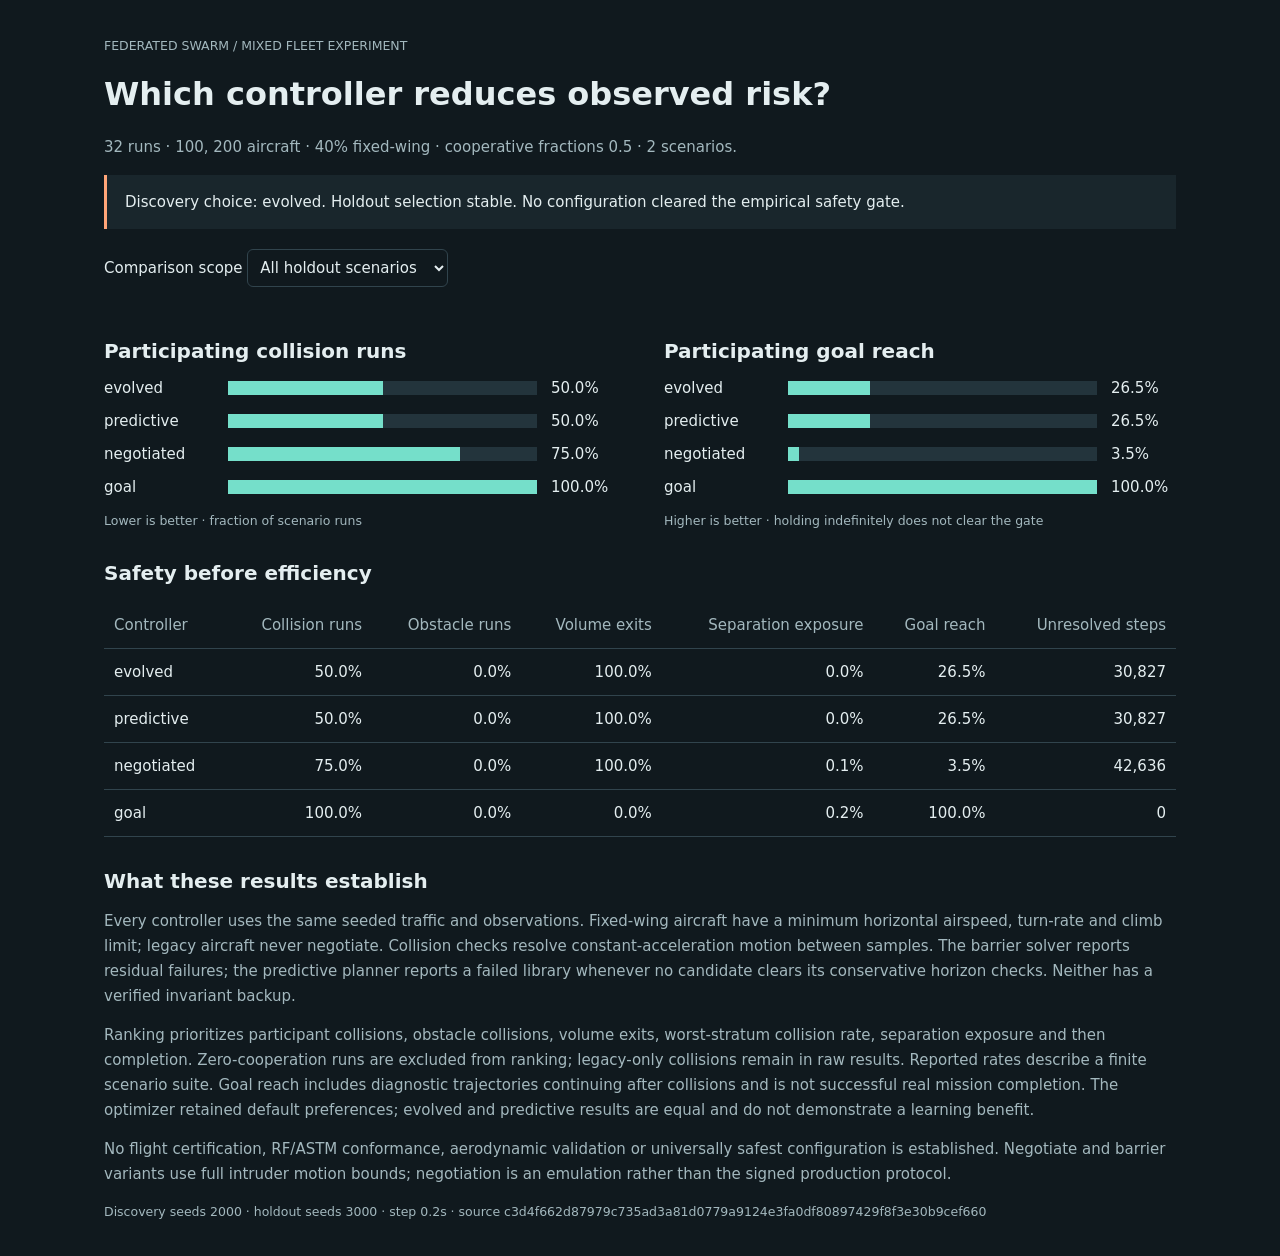
<file: experiments/iteration-02/scale-report.html>
<!doctype html>
<html lang="en"><head><meta charset="utf-8"><meta name="viewport" content="width=device-width,initial-scale=1">
<title>Federated swarm · Safety comparison</title><style>
:root{color-scheme:dark;--bg:#10191e;--fg:#e4eef0;--muted:#a3b8be;--line:#31444d;--accent:#75dfca;--alert:#ffa578}
*{box-sizing:border-box}body{margin:0;background:var(--bg);color:var(--fg);font:15px system-ui,sans-serif}main{max-width:1120px;margin:auto;padding:36px 24px}h1{font-size:32px;font-weight:600}h2{font-size:20px;margin-top:32px}p{line-height:1.65;color:var(--muted)}.status{padding:18px;border-left:3px solid var(--alert);background:#19262c}label{display:block;margin:20px 0}select{font:inherit;padding:8px;background:var(--bg);color:var(--fg);border:1px solid var(--line);border-radius:6px}table{width:100%;border-collapse:collapse}th,td{padding:14px 10px;text-align:right;border-bottom:1px solid var(--line);font-variant-numeric:tabular-nums}th:first-child,td:first-child{text-align:left}th{font-weight:500;color:var(--muted)}.table-wrap{overflow:auto}.bar-row{display:grid;grid-template-columns:110px 1fr 65px;gap:14px;align-items:center;margin:15px 0}.track{background:#23343c;height:14px}.bar{background:var(--accent);height:100%}.two{display:grid;grid-template-columns:1fr 1fr;gap:48px}small{color:var(--muted)}@media(max-width:700px){.two{display:block}main{padding:20px 14px}}
</style></head><body><main><small>FEDERATED SWARM / MIXED FLEET EXPERIMENT</small><h1>Which controller reduces observed risk?</h1><p id="scope"></p><div class="status" id="status"></div><label>Comparison scope <select id="scenario"><option value="all">All holdout scenarios</option><option value="bounded">Modeled fault bounds</option><option value="outside">Out-of-bounds faults</option></select></label><div class="two"><section><h2>Participating collision runs</h2><div id="risk"></div><small>Lower is better · fraction of scenario runs</small></section><section><h2>Participating goal reach</h2><div id="progress"></div><small>Higher is better · holding indefinitely does not clear the gate</small></section></div><h2>Safety before efficiency</h2><div class="table-wrap"><table><thead><tr><th>Controller</th><th>Collision runs</th><th>Obstacle runs</th><th>Volume exits</th><th>Separation exposure</th><th>Goal reach</th><th>Unresolved steps</th></tr></thead><tbody id="rows"></tbody></table></div><h2>What these results establish</h2><p>Every controller uses the same seeded traffic and observations. Fixed-wing aircraft have a minimum horizontal airspeed, turn-rate and climb limit; legacy aircraft never negotiate. Collision checks resolve constant-acceleration motion between samples. The barrier solver reports residual failures; the predictive planner reports a failed library whenever no candidate clears its conservative horizon checks. Neither has a verified invariant backup.</p><p>Ranking prioritizes participant collisions, obstacle collisions, volume exits, worst-stratum collision rate, separation exposure and then completion. Zero-cooperation runs are excluded from ranking; legacy-only collisions remain in raw results. Reported rates describe a finite scenario suite. Goal reach includes diagnostic trajectories continuing after collisions and is not successful real mission completion. The optimizer retained default preferences; evolved and predictive results are equal and do not demonstrate a learning benefit.</p><p>No flight certification, RF/ASTM conformance, aerodynamic validation or universally safest configuration is established. Negotiate and barrier variants use full intruder motion bounds; negotiation is an emulation rather than the signed production protocol.</p><small id="provenance"></small></main><script>
const S={"manifest": {"scenarios": ["crossing", "overload"], "counts": [100, 200], "fractions": [0.5], "controllers": ["goal", "negotiated", "predictive", "evolved"], "discovery_seeds": [2000], "holdout_seeds": [3000], "fixed_wing_fraction": 0.4, "duration_s": 36, "dt_s": 0.2, "expected_runs": 32, "source_sha256": "c3d4f662d87979c735ad3a81d0779a9124e3fa0df80897429f8f3e30b9cef660", "vehicle_model": "mixed-point-mass-v0", "ranking_order": ["participant collisions", "participant obstacle collisions", "participant volume exits", "worst stratum collisions", "separation exposure", "mission completion"], "policy_profile": {"schema": "federated-swarm-preferences-v1", "method": "cross-entropy-evolutionary-search", "weights": {"policy_progress_weight": 1.0, "policy_effort_weight": 0.029999999999999995, "policy_turn_weight": 0.10000000000000002, "policy_vertical_weight": 0.10000000000000002}, "training_seeds": [20, 21], "training_scenarios": ["head_on", "crossing", "overtaking", "urban"], "training_counts": [10], "training_fixed_wing_fraction": 0.4, "training_cooperative_fraction": 0.5, "training_fitness": [0.0, 0.0, 0.0, 0.052222222222222225, 0.0, -1.0, 546.0811770453597], "search_seed": 42, "source_sha256": "c3d4f662d87979c735ad3a81d0779a9124e3fa0df80897429f8f3e30b9cef660", "training_evaluations": 96, "limitations": "Narrow finite training suite; no test-set tuning, safety proof or neural RL."}, "policy_sha256": "b06fc1c23b63f9403518340830b1bc6c7333c66a834bac5b0011a450c6637907"}, "completed_runs": 32, "expected_runs": 32, "ranking_discovery": [{"controller": "evolved", "eligible_runs": 4, "participant_collision_run_rate": 0.5, "participant_obstacle_run_rate": 0.0, "participant_volume_exit_run_rate": 0.5, "worst_stratum_collision_rate": 1.0, "separation_exposure_ratio": 0.00016739518097133487, "participant_completion_fraction": 0.1875, "participant_collision_pairs": 7, "legacy_only_collision_pairs": 72, "filter_infeasible_drone_steps": 0, "predictive_no_admissible_drone_steps": 31095, "kinematic_violation_drone_steps": 0, "mean_command_p99_ms": 399.4972617325403, "risk_key": [0.5, 0.0, 0.5, 1.0, 0.00016739518097133487, -0.1875]}, {"controller": "predictive", "eligible_runs": 4, "participant_collision_run_rate": 0.5, "participant_obstacle_run_rate": 0.0, "participant_volume_exit_run_rate": 0.5, "worst_stratum_collision_rate": 1.0, "separation_exposure_ratio": 0.00016739518097133487, "participant_completion_fraction": 0.1875, "participant_collision_pairs": 7, "legacy_only_collision_pairs": 72, "filter_infeasible_drone_steps": 0, "predictive_no_admissible_drone_steps": 31095, "kinematic_violation_drone_steps": 0, "mean_command_p99_ms": 403.6056184526207, "risk_key": [0.5, 0.0, 0.5, 1.0, 0.00016739518097133487, -0.1875]}, {"controller": "goal", "eligible_runs": 4, "participant_collision_run_rate": 1.0, "participant_obstacle_run_rate": 0.0, "participant_volume_exit_run_rate": 0.0, "worst_stratum_collision_rate": 1.0, "separation_exposure_ratio": 0.002105463111513703, "participant_completion_fraction": 1.0, "participant_collision_pairs": 176, "legacy_only_collision_pairs": 72, "filter_infeasible_drone_steps": 0, "predictive_no_admissible_drone_steps": 0, "kinematic_violation_drone_steps": 0, "mean_command_p99_ms": 0.3425368354874085, "risk_key": [1.0, 0.0, 0.0, 1.0, 0.002105463111513703, -1.0]}, {"controller": "negotiated", "eligible_runs": 4, "participant_collision_run_rate": 1.0, "participant_obstacle_run_rate": 0.0, "participant_volume_exit_run_rate": 1.0, "worst_stratum_collision_rate": 1.0, "separation_exposure_ratio": 0.0007335145417150088, "participant_completion_fraction": 0.05, "participant_collision_pairs": 46, "legacy_only_collision_pairs": 72, "filter_infeasible_drone_steps": 41535, "predictive_no_admissible_drone_steps": 0, "kinematic_violation_drone_steps": 0, "mean_command_p99_ms": 11.561127170625698, "risk_key": [1.0, 0.0, 1.0, 1.0, 0.0007335145417150088, -0.05]}], "ranking_holdout": [{"controller": "evolved", "eligible_runs": 4, "participant_collision_run_rate": 0.5, "participant_obstacle_run_rate": 0.0, "participant_volume_exit_run_rate": 1.0, "worst_stratum_collision_rate": 1.0, "separation_exposure_ratio": 0.00013191899450233028, "participant_completion_fraction": 0.265, "participant_collision_pairs": 10, "legacy_only_collision_pairs": 42, "filter_infeasible_drone_steps": 0, "predictive_no_admissible_drone_steps": 30827, "kinematic_violation_drone_steps": 0, "mean_command_p99_ms": 391.3933152607207, "risk_key": [0.5, 0.0, 1.0, 1.0, 0.00013191899450233028, -0.265]}, {"controller": "predictive", "eligible_runs": 4, "participant_collision_run_rate": 0.5, "participant_obstacle_run_rate": 0.0, "participant_volume_exit_run_rate": 1.0, "worst_stratum_collision_rate": 1.0, "separation_exposure_ratio": 0.00013191899450233028, "participant_completion_fraction": 0.265, "participant_collision_pairs": 10, "legacy_only_collision_pairs": 42, "filter_infeasible_drone_steps": 0, "predictive_no_admissible_drone_steps": 30827, "kinematic_violation_drone_steps": 0, "mean_command_p99_ms": 397.08396965272226, "risk_key": [0.5, 0.0, 1.0, 1.0, 0.00013191899450233028, -0.265]}, {"controller": "negotiated", "eligible_runs": 4, "participant_collision_run_rate": 0.75, "participant_obstacle_run_rate": 0.0, "participant_volume_exit_run_rate": 1.0, "worst_stratum_collision_rate": 1.0, "separation_exposure_ratio": 0.0005238322701659686, "participant_completion_fraction": 0.035, "participant_collision_pairs": 38, "legacy_only_collision_pairs": 42, "filter_infeasible_drone_steps": 42636, "predictive_no_admissible_drone_steps": 0, "kinematic_violation_drone_steps": 0, "mean_command_p99_ms": 11.570745071967401, "risk_key": [0.75, 0.0, 1.0, 1.0, 0.0005238322701659686, -0.035]}, {"controller": "goal", "eligible_runs": 4, "participant_collision_run_rate": 1.0, "participant_obstacle_run_rate": 0.0, "participant_volume_exit_run_rate": 0.0, "worst_stratum_collision_rate": 1.0, "separation_exposure_ratio": 0.001872761201505662, "participant_completion_fraction": 1.0, "participant_collision_pairs": 192, "legacy_only_collision_pairs": 42, "filter_infeasible_drone_steps": 0, "predictive_no_admissible_drone_steps": 0, "kinematic_violation_drone_steps": 0, "mean_command_p99_ms": 0.38372513634385635, "risk_key": [1.0, 0.0, 0.0, 1.0, 0.001872761201505662, -1.0]}], "selected_on_discovery": "evolved", "selection_stable_on_holdout": true, "passed_empirical_gate": false, "recommendation": "no-configuration-cleared-safety-gate", "per_scenario_holdout": {"crossing": [{"controller": "evolved", "eligible_runs": 2, "participant_collision_run_rate": 0.5, "participant_obstacle_run_rate": 0.0, "participant_volume_exit_run_rate": 1.0, "worst_stratum_collision_rate": 1.0, "separation_exposure_ratio": 2.0177250707921e-05, "participant_completion_fraction": 0.195, "participant_collision_pairs": 3, "legacy_only_collision_pairs": 17, "filter_infeasible_drone_steps": 0, "predictive_no_admissible_drone_steps": 16698, "kinematic_violation_drone_steps": 0, "mean_command_p99_ms": 397.25594564497476, "risk_key": [0.5, 0.0, 1.0, 1.0, 2.0177250707921e-05, -0.195]}, {"controller": "predictive", "eligible_runs": 2, "participant_collision_run_rate": 0.5, "participant_obstacle_run_rate": 0.0, "participant_volume_exit_run_rate": 1.0, "worst_stratum_collision_rate": 1.0, "separation_exposure_ratio": 2.0177250707921e-05, "participant_completion_fraction": 0.195, "participant_collision_pairs": 3, "legacy_only_collision_pairs": 17, "filter_infeasible_drone_steps": 0, "predictive_no_admissible_drone_steps": 16698, "kinematic_violation_drone_steps": 0, "mean_command_p99_ms": 388.6239018042405, "risk_key": [0.5, 0.0, 1.0, 1.0, 2.0177250707921e-05, -0.195]}, {"controller": "negotiated", "eligible_runs": 2, "participant_collision_run_rate": 0.5, "participant_obstacle_run_rate": 0.0, "participant_volume_exit_run_rate": 1.0, "worst_stratum_collision_rate": 1.0, "separation_exposure_ratio": 0.00023517350322735882, "participant_completion_fraction": 0.035, "participant_collision_pairs": 8, "legacy_only_collision_pairs": 17, "filter_infeasible_drone_steps": 22565, "predictive_no_admissible_drone_steps": 0, "kinematic_violation_drone_steps": 0, "mean_command_p99_ms": 10.286468748636254, "risk_key": [0.5, 0.0, 1.0, 1.0, 0.00023517350322735882, -0.035]}, {"controller": "goal", "eligible_runs": 2, "participant_collision_run_rate": 1.0, "participant_obstacle_run_rate": 0.0, "participant_volume_exit_run_rate": 0.0, "worst_stratum_collision_rate": 1.0, "separation_exposure_ratio": 0.0008127830071699495, "participant_completion_fraction": 1.0, "participant_collision_pairs": 82, "legacy_only_collision_pairs": 17, "filter_infeasible_drone_steps": 0, "predictive_no_admissible_drone_steps": 0, "kinematic_violation_drone_steps": 0, "mean_command_p99_ms": 0.256955726617889, "risk_key": [1.0, 0.0, 0.0, 1.0, 0.0008127830071699495, -1.0]}], "overload": [{"controller": "evolved", "eligible_runs": 2, "participant_collision_run_rate": 0.5, "participant_obstacle_run_rate": 0.0, "participant_volume_exit_run_rate": 1.0, "worst_stratum_collision_rate": 1.0, "separation_exposure_ratio": 0.0002751594824360201, "participant_completion_fraction": 0.335, "participant_collision_pairs": 7, "legacy_only_collision_pairs": 25, "filter_infeasible_drone_steps": 0, "predictive_no_admissible_drone_steps": 14129, "kinematic_violation_drone_steps": 0, "mean_command_p99_ms": 385.5306848764667, "risk_key": [0.5, 0.0, 1.0, 1.0, 0.0002751594824360201, -0.335]}, {"controller": "predictive", "eligible_runs": 2, "participant_collision_run_rate": 0.5, "participant_obstacle_run_rate": 0.0, "participant_volume_exit_run_rate": 1.0, "worst_stratum_collision_rate": 1.0, "separation_exposure_ratio": 0.0002751594824360201, "participant_completion_fraction": 0.335, "participant_collision_pairs": 7, "legacy_only_collision_pairs": 25, "filter_infeasible_drone_steps": 0, "predictive_no_admissible_drone_steps": 14129, "kinematic_violation_drone_steps": 0, "mean_command_p99_ms": 405.544037501204, "risk_key": [0.5, 0.0, 1.0, 1.0, 0.0002751594824360201, -0.335]}, {"controller": "goal", "eligible_runs": 2, "participant_collision_run_rate": 1.0, "participant_obstacle_run_rate": 0.0, "participant_volume_exit_run_rate": 0.0, "worst_stratum_collision_rate": 1.0, "separation_exposure_ratio": 0.0035170534947244186, "participant_completion_fraction": 1.0, "participant_collision_pairs": 110, "legacy_only_collision_pairs": 25, "filter_infeasible_drone_steps": 0, "predictive_no_admissible_drone_steps": 0, "kinematic_violation_drone_steps": 0, "mean_command_p99_ms": 0.5104945460698237, "risk_key": [1.0, 0.0, 0.0, 1.0, 0.0035170534947244186, -1.0]}, {"controller": "negotiated", "eligible_runs": 2, "participant_collision_run_rate": 1.0, "participant_obstacle_run_rate": 0.0, "participant_volume_exit_run_rate": 1.0, "worst_stratum_collision_rate": 1.0, "separation_exposure_ratio": 0.0008869279972376266, "participant_completion_fraction": 0.035, "participant_collision_pairs": 30, "legacy_only_collision_pairs": 25, "filter_infeasible_drone_steps": 20071, "predictive_no_admissible_drone_steps": 0, "kinematic_violation_drone_steps": 0, "mean_command_p99_ms": 12.85502139529855, "risk_key": [1.0, 0.0, 1.0, 1.0, 0.0008869279972376266, -0.035]}]}, "in_domain_holdout": [{"controller": "evolved", "eligible_runs": 4, "participant_collision_run_rate": 0.5, "participant_obstacle_run_rate": 0.0, "participant_volume_exit_run_rate": 1.0, "worst_stratum_collision_rate": 1.0, "separation_exposure_ratio": 0.00013191899450233028, "participant_completion_fraction": 0.265, "participant_collision_pairs": 10, "legacy_only_collision_pairs": 42, "filter_infeasible_drone_steps": 0, "predictive_no_admissible_drone_steps": 30827, "kinematic_violation_drone_steps": 0, "mean_command_p99_ms": 391.3933152607207, "risk_key": [0.5, 0.0, 1.0, 1.0, 0.00013191899450233028, -0.265]}, {"controller": "predictive", "eligible_runs": 4, "participant_collision_run_rate": 0.5, "participant_obstacle_run_rate": 0.0, "participant_volume_exit_run_rate": 1.0, "worst_stratum_collision_rate": 1.0, "separation_exposure_ratio": 0.00013191899450233028, "participant_completion_fraction": 0.265, "participant_collision_pairs": 10, "legacy_only_collision_pairs": 42, "filter_infeasible_drone_steps": 0, "predictive_no_admissible_drone_steps": 30827, "kinematic_violation_drone_steps": 0, "mean_command_p99_ms": 397.08396965272226, "risk_key": [0.5, 0.0, 1.0, 1.0, 0.00013191899450233028, -0.265]}, {"controller": "negotiated", "eligible_runs": 4, "participant_collision_run_rate": 0.75, "participant_obstacle_run_rate": 0.0, "participant_volume_exit_run_rate": 1.0, "worst_stratum_collision_rate": 1.0, "separation_exposure_ratio": 0.0005238322701659686, "participant_completion_fraction": 0.035, "participant_collision_pairs": 38, "legacy_only_collision_pairs": 42, "filter_infeasible_drone_steps": 42636, "predictive_no_admissible_drone_steps": 0, "kinematic_violation_drone_steps": 0, "mean_command_p99_ms": 11.570745071967401, "risk_key": [0.75, 0.0, 1.0, 1.0, 0.0005238322701659686, -0.035]}, {"controller": "goal", "eligible_runs": 4, "participant_collision_run_rate": 1.0, "participant_obstacle_run_rate": 0.0, "participant_volume_exit_run_rate": 0.0, "worst_stratum_collision_rate": 1.0, "separation_exposure_ratio": 0.001872761201505662, "participant_completion_fraction": 1.0, "participant_collision_pairs": 192, "legacy_only_collision_pairs": 42, "filter_infeasible_drone_steps": 0, "predictive_no_admissible_drone_steps": 0, "kinematic_violation_drone_steps": 0, "mean_command_p99_ms": 0.38372513634385635, "risk_key": [1.0, 0.0, 0.0, 1.0, 0.001872761201505662, -1.0]}], "out_of_bounds_holdout": [], "zero_cooperation_runs": 0, "statistics_note": "Descriptive finite-suite results; paired seeds and all strata are published. No universal safest or certification inference. Individual trajectories sharing a scenario are not independent trials.", "software": {"version": "0.2.0", "python": "3.14.6"}, "results_sha256": "a4761a3a4b9b89443fe9ea64b97565014ab7c806011f8733e5860c4dfbd7d137"};
const pct=v=>(100*v).toFixed(1)+'%';
document.getElementById('scope').textContent=`${S.completed_runs.toLocaleString()} runs · ${S.manifest.counts.join(', ')} aircraft · ${S.manifest.fixed_wing_fraction*100}% fixed-wing · cooperative fractions ${S.manifest.fractions.join(', ')} · ${S.manifest.scenarios.length} scenarios.`;
document.getElementById('status').textContent=`Discovery choice: ${S.selected_on_discovery}. Holdout selection ${S.selection_stable_on_holdout?'stable':'unstable'}. ${S.passed_empirical_gate?'Passed the finite-suite empirical gate.':'No configuration cleared the empirical safety gate.'}`;
document.getElementById('provenance').textContent=`Discovery seeds ${S.manifest.discovery_seeds.join(', ')} · holdout seeds ${S.manifest.holdout_seeds.join(', ')} · step ${S.manifest.dt_s}s · source ${S.manifest.source_sha256}`;
const select=document.getElementById('scenario');Object.keys(S.per_scenario_holdout).forEach(name=>{let o=document.createElement('option');o.value=name;o.textContent=name.replaceAll('_',' ');select.append(o)});
function draw(){let rows=select.value==='all'?S.ranking_holdout:select.value==='bounded'?S.in_domain_holdout:select.value==='outside'?S.out_of_bounds_holdout:S.per_scenario_holdout[select.value];document.getElementById('rows').replaceChildren();['risk','progress'].forEach(id=>document.getElementById(id).replaceChildren());for(const r of rows){let tr=document.createElement('tr');for(const x of [r.controller,pct(r.participant_collision_run_rate),pct(r.participant_obstacle_run_rate),pct(r.participant_volume_exit_run_rate),pct(r.separation_exposure_ratio),pct(r.participant_completion_fraction),(r.filter_infeasible_drone_steps+(r.predictive_no_admissible_drone_steps||0)).toLocaleString()]){let td=document.createElement('td');td.textContent=x;tr.append(td)}document.getElementById('rows').append(tr);for(const [id,value] of [['risk',r.participant_collision_run_rate],['progress',r.participant_completion_fraction]]){let row=document.createElement('div');row.className='bar-row';let label=document.createElement('span');label.textContent=r.controller;let track=document.createElement('div');track.className='track';let bar=document.createElement('div');bar.className='bar';bar.style.width=(value*100)+'%';track.append(bar);let val=document.createElement('span');val.textContent=pct(value);row.append(label,track,val);document.getElementById(id).append(row)}}}select.addEventListener('change',draw);draw();
</script></body></html>
</file>
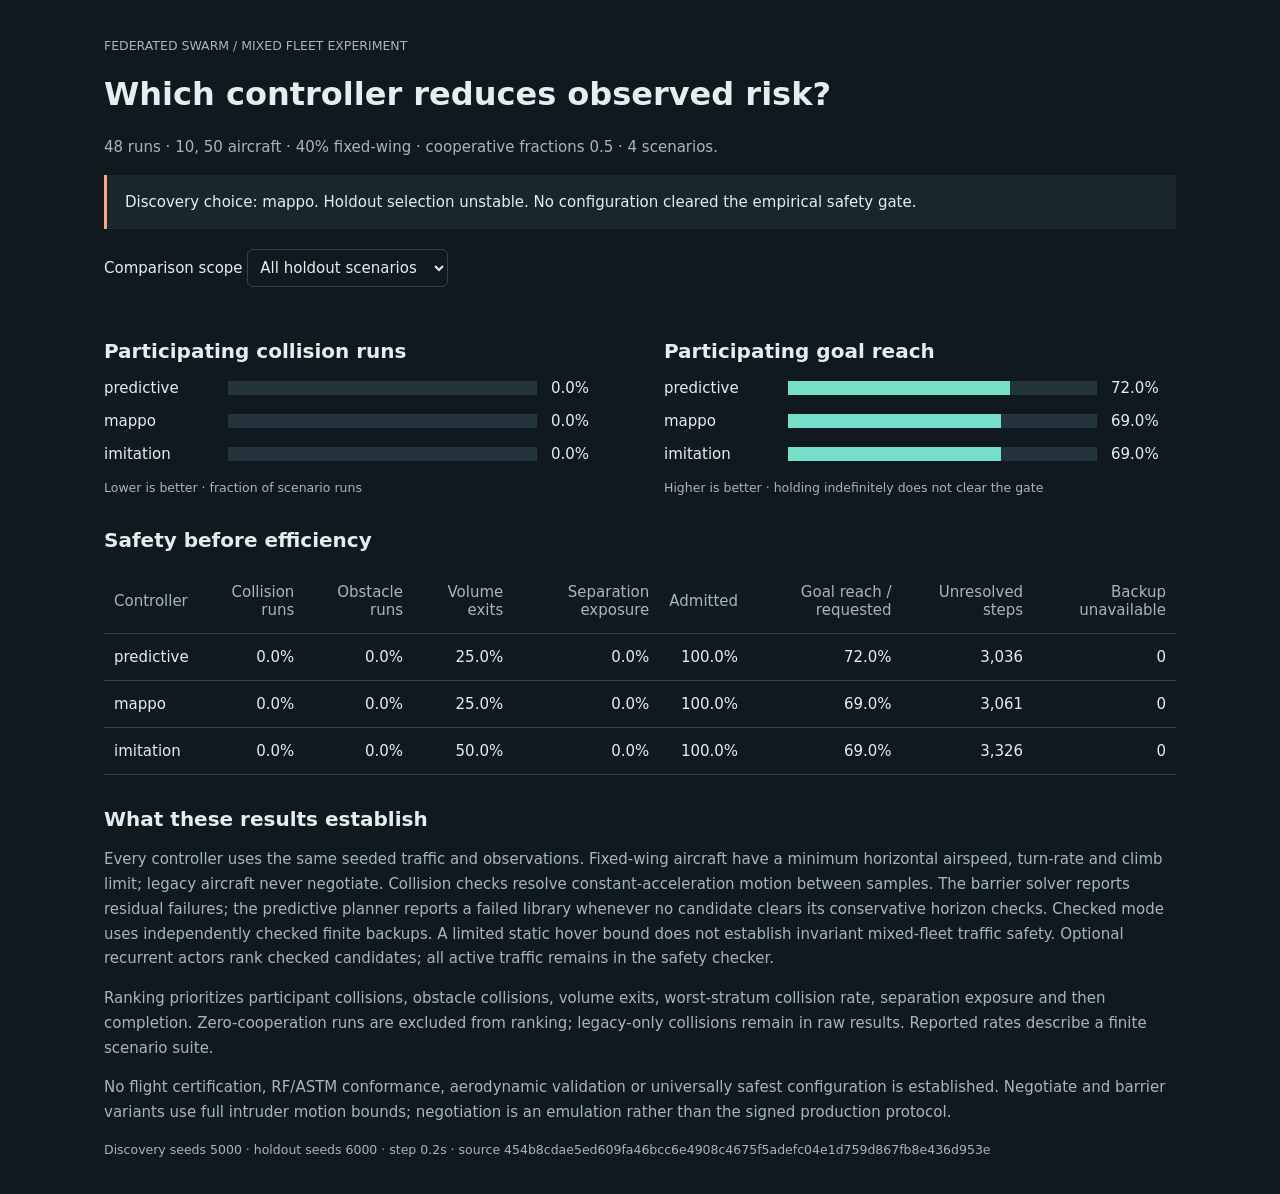
<file: experiments/iteration-03/capacity/report.html>
<!doctype html>
<html lang="en"><head><meta charset="utf-8"><meta name="viewport" content="width=device-width,initial-scale=1">
<title>Federated swarm · Safety comparison</title><style>
:root{color-scheme:dark;--bg:#10191e;--fg:#e4eef0;--muted:#a3b8be;--line:#31444d;--accent:#75dfca;--alert:#ffa578}
*{box-sizing:border-box}body{margin:0;background:var(--bg);color:var(--fg);font:15px system-ui,sans-serif}main{max-width:1120px;margin:auto;padding:36px 24px}h1{font-size:32px;font-weight:600}h2{font-size:20px;margin-top:32px}p{line-height:1.65;color:var(--muted)}.status{padding:18px;border-left:3px solid var(--alert);background:#19262c}label{display:block;margin:20px 0}select{font:inherit;padding:8px;background:var(--bg);color:var(--fg);border:1px solid var(--line);border-radius:6px}table{width:100%;border-collapse:collapse}th,td{padding:14px 10px;text-align:right;border-bottom:1px solid var(--line);font-variant-numeric:tabular-nums}th:first-child,td:first-child{text-align:left}th{font-weight:500;color:var(--muted)}.table-wrap{overflow:auto}.bar-row{display:grid;grid-template-columns:110px 1fr 65px;gap:14px;align-items:center;margin:15px 0}.track{background:#23343c;height:14px}.bar{background:var(--accent);height:100%}.two{display:grid;grid-template-columns:1fr 1fr;gap:48px}small{color:var(--muted)}@media(max-width:700px){.two{display:block}main{padding:20px 14px}}
</style></head><body><main><small>FEDERATED SWARM / MIXED FLEET EXPERIMENT</small><h1>Which controller reduces observed risk?</h1><p id="scope"></p><div class="status" id="status"></div><label>Comparison scope <select id="scenario"><option value="all">All holdout scenarios</option><option value="bounded">Modeled fault bounds</option><option value="outside">Out-of-bounds faults</option></select></label><div class="two"><section><h2>Participating collision runs</h2><div id="risk"></div><small>Lower is better · fraction of scenario runs</small></section><section><h2>Participating goal reach</h2><div id="progress"></div><small>Higher is better · holding indefinitely does not clear the gate</small></section></div><h2>Safety before efficiency</h2><div class="table-wrap"><table><thead><tr><th>Controller</th><th>Collision runs</th><th>Obstacle runs</th><th>Volume exits</th><th>Separation exposure</th><th>Admitted</th><th>Goal reach / requested</th><th>Unresolved steps</th><th>Backup unavailable</th></tr></thead><tbody id="rows"></tbody></table></div><h2>What these results establish</h2><p>Every controller uses the same seeded traffic and observations. Fixed-wing aircraft have a minimum horizontal airspeed, turn-rate and climb limit; legacy aircraft never negotiate. Collision checks resolve constant-acceleration motion between samples. The barrier solver reports residual failures; the predictive planner reports a failed library whenever no candidate clears its conservative horizon checks. Checked mode uses independently checked finite backups. A limited static hover bound does not establish invariant mixed-fleet traffic safety. Optional recurrent actors rank checked candidates; all active traffic remains in the safety checker.</p><p>Ranking prioritizes participant collisions, obstacle collisions, volume exits, worst-stratum collision rate, separation exposure and then completion. Zero-cooperation runs are excluded from ranking; legacy-only collisions remain in raw results. Reported rates describe a finite scenario suite.</p><p>No flight certification, RF/ASTM conformance, aerodynamic validation or universally safest configuration is established. Negotiate and barrier variants use full intruder motion bounds; negotiation is an emulation rather than the signed production protocol.</p><small id="provenance"></small></main><script>
const S={"manifest": {"scenarios": ["crossing", "urban", "overload", "outage_turn"], "counts": [10, 50], "fractions": [0.5], "controllers": ["predictive", "imitation", "mappo"], "discovery_seeds": [5000], "holdout_seeds": [6000], "fixed_wing_fraction": 0.4, "duration_s": 36.0, "dt_s": 0.2, "expected_runs": 48, "source_sha256": "454b8cdae5ed609fa46bcc6e4908c4675f5adefc04e1d759d867fb8e436d953e", "admission": "capacity", "admission_limit": 40, "routes": "visibility", "require_invariant_backup": false, "neural_checkpoints": {"imitation": {"checkpoint": "/Users/vibhutripathi/Documents/OpenUTM/repos/Federated swarm/models/imitation.json", "checkpoint_sha256": "860164646f99b3a544974068cec71a3b43a105f95c6e94d8b6c43c2761e4c3ef"}, "mappo": {"checkpoint": "/Users/vibhutripathi/Documents/OpenUTM/repos/Federated swarm/models/mappo.json", "checkpoint_sha256": "90ba571073afee443ceab1596b17fc875c8e6d408dccfa813e9dd0248ec3fe9c"}}, "vehicle_model": "mixed-point-mass-v0", "ranking_order": ["participant collisions", "participant obstacle collisions", "participant volume exits", "worst stratum collisions", "separation exposure", "mission completion"]}, "completed_runs": 48, "expected_runs": 48, "ranking_discovery": [{"controller": "mappo", "eligible_runs": 8, "participant_collision_run_rate": 0.0, "participant_obstacle_run_rate": 0.0, "participant_volume_exit_run_rate": 0.375, "worst_stratum_collision_rate": 0.0, "separation_exposure_ratio": 3.43305729009715e-05, "participant_completion_fraction": 0.76, "participant_collision_pairs": 0, "legacy_only_collision_pairs": 1, "filter_infeasible_drone_steps": 0, "predictive_no_admissible_drone_steps": 3352, "kinematic_violation_drone_steps": 0, "participant_admission_fraction": 1.0, "queued_aircraft": 0, "route_rejected_aircraft": 0, "backup_unavailable_drone_steps": 0, "command_deadline_exceeded_runs": 0, "mean_command_p99_ms": 48.79356205205128, "risk_key": [0.0, 0.0, 0.375, 0.0, 3.43305729009715e-05, -0.76]}, {"controller": "imitation", "eligible_runs": 8, "participant_collision_run_rate": 0.0, "participant_obstacle_run_rate": 0.0, "participant_volume_exit_run_rate": 0.375, "worst_stratum_collision_rate": 0.0, "separation_exposure_ratio": 6.138240856898415e-05, "participant_completion_fraction": 0.74, "participant_collision_pairs": 0, "legacy_only_collision_pairs": 1, "filter_infeasible_drone_steps": 0, "predictive_no_admissible_drone_steps": 3423, "kinematic_violation_drone_steps": 0, "participant_admission_fraction": 1.0, "queued_aircraft": 0, "route_rejected_aircraft": 0, "backup_unavailable_drone_steps": 0, "command_deadline_exceeded_runs": 0, "mean_command_p99_ms": 57.364093762462396, "risk_key": [0.0, 0.0, 0.375, 0.0, 6.138240856898415e-05, -0.74]}, {"controller": "predictive", "eligible_runs": 8, "participant_collision_run_rate": 0.0, "participant_obstacle_run_rate": 0.0, "participant_volume_exit_run_rate": 0.5, "worst_stratum_collision_rate": 0.0, "separation_exposure_ratio": 3.483403517463457e-05, "participant_completion_fraction": 0.76, "participant_collision_pairs": 0, "legacy_only_collision_pairs": 1, "filter_infeasible_drone_steps": 0, "predictive_no_admissible_drone_steps": 3510, "kinematic_violation_drone_steps": 0, "participant_admission_fraction": 1.0, "queued_aircraft": 0, "route_rejected_aircraft": 0, "backup_unavailable_drone_steps": 0, "command_deadline_exceeded_runs": 0, "mean_command_p99_ms": 45.09974385781807, "risk_key": [0.0, 0.0, 0.5, 0.0, 3.483403517463457e-05, -0.76]}], "ranking_holdout": [{"controller": "predictive", "eligible_runs": 8, "participant_collision_run_rate": 0.0, "participant_obstacle_run_rate": 0.0, "participant_volume_exit_run_rate": 0.25, "worst_stratum_collision_rate": 0.0, "separation_exposure_ratio": 4.5770430776037566e-05, "participant_completion_fraction": 0.72, "participant_collision_pairs": 0, "legacy_only_collision_pairs": 13, "filter_infeasible_drone_steps": 0, "predictive_no_admissible_drone_steps": 3036, "kinematic_violation_drone_steps": 0, "participant_admission_fraction": 1.0, "queued_aircraft": 0, "route_rejected_aircraft": 0, "backup_unavailable_drone_steps": 0, "command_deadline_exceeded_runs": 0, "mean_command_p99_ms": 44.18137797993057, "risk_key": [0.0, 0.0, 0.25, 0.0, 4.5770430776037566e-05, -0.72]}, {"controller": "mappo", "eligible_runs": 8, "participant_collision_run_rate": 0.0, "participant_obstacle_run_rate": 0.0, "participant_volume_exit_run_rate": 0.25, "worst_stratum_collision_rate": 0.0, "separation_exposure_ratio": 4.8900123378772743e-05, "participant_completion_fraction": 0.6900000000000001, "participant_collision_pairs": 0, "legacy_only_collision_pairs": 13, "filter_infeasible_drone_steps": 0, "predictive_no_admissible_drone_steps": 3061, "kinematic_violation_drone_steps": 0, "participant_admission_fraction": 1.0, "queued_aircraft": 0, "route_rejected_aircraft": 0, "backup_unavailable_drone_steps": 0, "command_deadline_exceeded_runs": 0, "mean_command_p99_ms": 49.33182854505519, "risk_key": [0.0, 0.0, 0.25, 0.0, 4.8900123378772743e-05, -0.6900000000000001]}, {"controller": "imitation", "eligible_runs": 8, "participant_collision_run_rate": 0.0, "participant_obstacle_run_rate": 0.0, "participant_volume_exit_run_rate": 0.5, "worst_stratum_collision_rate": 0.0, "separation_exposure_ratio": 4.849316805866919e-05, "participant_completion_fraction": 0.6900000000000001, "participant_collision_pairs": 0, "legacy_only_collision_pairs": 13, "filter_infeasible_drone_steps": 0, "predictive_no_admissible_drone_steps": 3326, "kinematic_violation_drone_steps": 0, "participant_admission_fraction": 1.0, "queued_aircraft": 0, "route_rejected_aircraft": 0, "backup_unavailable_drone_steps": 0, "command_deadline_exceeded_runs": 1, "mean_command_p99_ms": 52.77189377396106, "risk_key": [0.0, 0.0, 0.5, 0.0, 4.849316805866919e-05, -0.6900000000000001]}], "selected_on_discovery": "mappo", "selection_stable_on_holdout": false, "passed_empirical_gate": false, "recommendation": "no-configuration-cleared-safety-gate", "per_scenario_holdout": {"crossing": [{"controller": "mappo", "eligible_runs": 2, "participant_collision_run_rate": 0.0, "participant_obstacle_run_rate": 0.0, "participant_volume_exit_run_rate": 0.0, "worst_stratum_collision_rate": 0.0, "separation_exposure_ratio": 0.0, "participant_completion_fraction": 0.64, "participant_collision_pairs": 0, "legacy_only_collision_pairs": 3, "filter_infeasible_drone_steps": 0, "predictive_no_admissible_drone_steps": 496, "kinematic_violation_drone_steps": 0, "participant_admission_fraction": 1.0, "queued_aircraft": 0, "route_rejected_aircraft": 0, "backup_unavailable_drone_steps": 0, "command_deadline_exceeded_runs": 0, "mean_command_p99_ms": 43.10324653350111, "risk_key": [0.0, 0.0, 0.0, 0.0, 0.0, -0.64]}, {"controller": "predictive", "eligible_runs": 2, "participant_collision_run_rate": 0.0, "participant_obstacle_run_rate": 0.0, "participant_volume_exit_run_rate": 0.0, "worst_stratum_collision_rate": 0.0, "separation_exposure_ratio": 0.0, "participant_completion_fraction": 0.64, "participant_collision_pairs": 0, "legacy_only_collision_pairs": 3, "filter_infeasible_drone_steps": 0, "predictive_no_admissible_drone_steps": 530, "kinematic_violation_drone_steps": 0, "participant_admission_fraction": 1.0, "queued_aircraft": 0, "route_rejected_aircraft": 0, "backup_unavailable_drone_steps": 0, "command_deadline_exceeded_runs": 0, "mean_command_p99_ms": 34.9975475344402, "risk_key": [0.0, 0.0, 0.0, 0.0, 0.0, -0.64]}, {"controller": "imitation", "eligible_runs": 2, "participant_collision_run_rate": 0.0, "participant_obstacle_run_rate": 0.0, "participant_volume_exit_run_rate": 0.5, "worst_stratum_collision_rate": 0.0, "separation_exposure_ratio": 0.0, "participant_completion_fraction": 0.62, "participant_collision_pairs": 0, "legacy_only_collision_pairs": 3, "filter_infeasible_drone_steps": 0, "predictive_no_admissible_drone_steps": 661, "kinematic_violation_drone_steps": 0, "participant_admission_fraction": 1.0, "queued_aircraft": 0, "route_rejected_aircraft": 0, "backup_unavailable_drone_steps": 0, "command_deadline_exceeded_runs": 0, "mean_command_p99_ms": 41.47503049647647, "risk_key": [0.0, 0.0, 0.5, 0.0, 0.0, -0.62]}], "urban": [{"controller": "predictive", "eligible_runs": 2, "participant_collision_run_rate": 0.0, "participant_obstacle_run_rate": 0.0, "participant_volume_exit_run_rate": 0.0, "worst_stratum_collision_rate": 0.0, "separation_exposure_ratio": 0.0, "participant_completion_fraction": 0.74, "participant_collision_pairs": 0, "legacy_only_collision_pairs": 3, "filter_infeasible_drone_steps": 0, "predictive_no_admissible_drone_steps": 495, "kinematic_violation_drone_steps": 0, "participant_admission_fraction": 1.0, "queued_aircraft": 0, "route_rejected_aircraft": 0, "backup_unavailable_drone_steps": 0, "command_deadline_exceeded_runs": 0, "mean_command_p99_ms": 38.96346119603571, "risk_key": [0.0, 0.0, 0.0, 0.0, 0.0, -0.74]}, {"controller": "mappo", "eligible_runs": 2, "participant_collision_run_rate": 0.0, "participant_obstacle_run_rate": 0.0, "participant_volume_exit_run_rate": 0.0, "worst_stratum_collision_rate": 0.0, "separation_exposure_ratio": 0.0, "participant_completion_fraction": 0.6000000000000001, "participant_collision_pairs": 0, "legacy_only_collision_pairs": 3, "filter_infeasible_drone_steps": 0, "predictive_no_admissible_drone_steps": 504, "kinematic_violation_drone_steps": 0, "participant_admission_fraction": 1.0, "queued_aircraft": 0, "route_rejected_aircraft": 0, "backup_unavailable_drone_steps": 0, "command_deadline_exceeded_runs": 0, "mean_command_p99_ms": 52.80106053756785, "risk_key": [0.0, 0.0, 0.0, 0.0, 0.0, -0.6000000000000001]}, {"controller": "imitation", "eligible_runs": 2, "participant_collision_run_rate": 0.0, "participant_obstacle_run_rate": 0.0, "participant_volume_exit_run_rate": 0.5, "worst_stratum_collision_rate": 0.0, "separation_exposure_ratio": 0.0, "participant_completion_fraction": 0.6000000000000001, "participant_collision_pairs": 0, "legacy_only_collision_pairs": 3, "filter_infeasible_drone_steps": 0, "predictive_no_admissible_drone_steps": 645, "kinematic_violation_drone_steps": 0, "participant_admission_fraction": 1.0, "queued_aircraft": 0, "route_rejected_aircraft": 0, "backup_unavailable_drone_steps": 0, "command_deadline_exceeded_runs": 0, "mean_command_p99_ms": 45.01137187209691, "risk_key": [0.0, 0.0, 0.5, 0.0, 0.0, -0.6000000000000001]}], "overload": [{"controller": "predictive", "eligible_runs": 2, "participant_collision_run_rate": 0.0, "participant_obstacle_run_rate": 0.0, "participant_volume_exit_run_rate": 0.0, "worst_stratum_collision_rate": 0.0, "separation_exposure_ratio": 0.0002252675051623795, "participant_completion_fraction": 0.8400000000000001, "participant_collision_pairs": 0, "legacy_only_collision_pairs": 4, "filter_infeasible_drone_steps": 0, "predictive_no_admissible_drone_steps": 561, "kinematic_violation_drone_steps": 0, "participant_admission_fraction": 1.0, "queued_aircraft": 0, "route_rejected_aircraft": 0, "backup_unavailable_drone_steps": 0, "command_deadline_exceeded_runs": 0, "mean_command_p99_ms": 33.53103810000904, "risk_key": [0.0, 0.0, 0.0, 0.0, 0.0002252675051623795, -0.8400000000000001]}, {"controller": "imitation", "eligible_runs": 2, "participant_collision_run_rate": 0.0, "participant_obstacle_run_rate": 0.0, "participant_volume_exit_run_rate": 0.0, "worst_stratum_collision_rate": 0.0, "separation_exposure_ratio": 0.00024313608139447807, "participant_completion_fraction": 0.9, "participant_collision_pairs": 0, "legacy_only_collision_pairs": 4, "filter_infeasible_drone_steps": 0, "predictive_no_admissible_drone_steps": 483, "kinematic_violation_drone_steps": 0, "participant_admission_fraction": 1.0, "queued_aircraft": 0, "route_rejected_aircraft": 0, "backup_unavailable_drone_steps": 0, "command_deadline_exceeded_runs": 0, "mean_command_p99_ms": 43.74008928123658, "risk_key": [0.0, 0.0, 0.0, 0.0, 0.00024313608139447807, -0.9]}, {"controller": "mappo", "eligible_runs": 2, "participant_collision_run_rate": 0.0, "participant_obstacle_run_rate": 0.0, "participant_volume_exit_run_rate": 0.0, "worst_stratum_collision_rate": 0.0, "separation_exposure_ratio": 0.00024326802522502226, "participant_completion_fraction": 0.86, "participant_collision_pairs": 0, "legacy_only_collision_pairs": 4, "filter_infeasible_drone_steps": 0, "predictive_no_admissible_drone_steps": 527, "kinematic_violation_drone_steps": 0, "participant_admission_fraction": 1.0, "queued_aircraft": 0, "route_rejected_aircraft": 0, "backup_unavailable_drone_steps": 0, "command_deadline_exceeded_runs": 0, "mean_command_p99_ms": 58.37143319640768, "risk_key": [0.0, 0.0, 0.0, 0.0, 0.00024326802522502226, -0.86]}], "outage_turn": [{"controller": "mappo", "eligible_runs": 2, "participant_collision_run_rate": 0.0, "participant_obstacle_run_rate": 0.0, "participant_volume_exit_run_rate": 1.0, "worst_stratum_collision_rate": 0.0, "separation_exposure_ratio": 0.0, "participant_completion_fraction": 0.66, "participant_collision_pairs": 0, "legacy_only_collision_pairs": 3, "filter_infeasible_drone_steps": 0, "predictive_no_admissible_drone_steps": 1534, "kinematic_violation_drone_steps": 0, "participant_admission_fraction": 1.0, "queued_aircraft": 0, "route_rejected_aircraft": 0, "backup_unavailable_drone_steps": 0, "command_deadline_exceeded_runs": 0, "mean_command_p99_ms": 43.051573912744125, "risk_key": [0.0, 0.0, 1.0, 0.0, 0.0, -0.66]}, {"controller": "predictive", "eligible_runs": 2, "participant_collision_run_rate": 0.0, "participant_obstacle_run_rate": 0.0, "participant_volume_exit_run_rate": 1.0, "worst_stratum_collision_rate": 0.0, "separation_exposure_ratio": 0.0, "participant_completion_fraction": 0.66, "participant_collision_pairs": 0, "legacy_only_collision_pairs": 3, "filter_infeasible_drone_steps": 0, "predictive_no_admissible_drone_steps": 1450, "kinematic_violation_drone_steps": 0, "participant_admission_fraction": 1.0, "queued_aircraft": 0, "route_rejected_aircraft": 0, "backup_unavailable_drone_steps": 0, "command_deadline_exceeded_runs": 0, "mean_command_p99_ms": 69.23346508923734, "risk_key": [0.0, 0.0, 1.0, 0.0, 0.0, -0.66]}, {"controller": "imitation", "eligible_runs": 2, "participant_collision_run_rate": 0.0, "participant_obstacle_run_rate": 0.0, "participant_volume_exit_run_rate": 1.0, "worst_stratum_collision_rate": 0.0, "separation_exposure_ratio": 0.0, "participant_completion_fraction": 0.64, "participant_collision_pairs": 0, "legacy_only_collision_pairs": 3, "filter_infeasible_drone_steps": 0, "predictive_no_admissible_drone_steps": 1537, "kinematic_violation_drone_steps": 0, "participant_admission_fraction": 1.0, "queued_aircraft": 0, "route_rejected_aircraft": 0, "backup_unavailable_drone_steps": 0, "command_deadline_exceeded_runs": 1, "mean_command_p99_ms": 80.86108344603429, "risk_key": [0.0, 0.0, 1.0, 0.0, 0.0, -0.64]}]}, "in_domain_holdout": [{"controller": "predictive", "eligible_runs": 8, "participant_collision_run_rate": 0.0, "participant_obstacle_run_rate": 0.0, "participant_volume_exit_run_rate": 0.25, "worst_stratum_collision_rate": 0.0, "separation_exposure_ratio": 4.5770430776037566e-05, "participant_completion_fraction": 0.72, "participant_collision_pairs": 0, "legacy_only_collision_pairs": 13, "filter_infeasible_drone_steps": 0, "predictive_no_admissible_drone_steps": 3036, "kinematic_violation_drone_steps": 0, "participant_admission_fraction": 1.0, "queued_aircraft": 0, "route_rejected_aircraft": 0, "backup_unavailable_drone_steps": 0, "command_deadline_exceeded_runs": 0, "mean_command_p99_ms": 44.18137797993057, "risk_key": [0.0, 0.0, 0.25, 0.0, 4.5770430776037566e-05, -0.72]}, {"controller": "mappo", "eligible_runs": 8, "participant_collision_run_rate": 0.0, "participant_obstacle_run_rate": 0.0, "participant_volume_exit_run_rate": 0.25, "worst_stratum_collision_rate": 0.0, "separation_exposure_ratio": 4.8900123378772743e-05, "participant_completion_fraction": 0.6900000000000001, "participant_collision_pairs": 0, "legacy_only_collision_pairs": 13, "filter_infeasible_drone_steps": 0, "predictive_no_admissible_drone_steps": 3061, "kinematic_violation_drone_steps": 0, "participant_admission_fraction": 1.0, "queued_aircraft": 0, "route_rejected_aircraft": 0, "backup_unavailable_drone_steps": 0, "command_deadline_exceeded_runs": 0, "mean_command_p99_ms": 49.33182854505519, "risk_key": [0.0, 0.0, 0.25, 0.0, 4.8900123378772743e-05, -0.6900000000000001]}, {"controller": "imitation", "eligible_runs": 8, "participant_collision_run_rate": 0.0, "participant_obstacle_run_rate": 0.0, "participant_volume_exit_run_rate": 0.5, "worst_stratum_collision_rate": 0.0, "separation_exposure_ratio": 4.849316805866919e-05, "participant_completion_fraction": 0.6900000000000001, "participant_collision_pairs": 0, "legacy_only_collision_pairs": 13, "filter_infeasible_drone_steps": 0, "predictive_no_admissible_drone_steps": 3326, "kinematic_violation_drone_steps": 0, "participant_admission_fraction": 1.0, "queued_aircraft": 0, "route_rejected_aircraft": 0, "backup_unavailable_drone_steps": 0, "command_deadline_exceeded_runs": 1, "mean_command_p99_ms": 52.77189377396106, "risk_key": [0.0, 0.0, 0.5, 0.0, 4.849316805866919e-05, -0.6900000000000001]}], "out_of_bounds_holdout": [], "zero_cooperation_runs": 0, "statistics_note": "Descriptive finite-suite results; paired seeds and all strata are published. No universal safest or certification inference. Individual trajectories sharing a scenario are not independent trials.", "software": {"version": "0.3.0", "python": "3.14.6"}, "results_sha256": "1abb79eecb8af18cbfe20b249c86a5ff0de36a279ec51af4aa9c436ce0ad7563"};
const pct=v=>(100*v).toFixed(1)+'%';
document.getElementById('scope').textContent=`${S.completed_runs.toLocaleString()} runs · ${S.manifest.counts.join(', ')} aircraft · ${S.manifest.fixed_wing_fraction*100}% fixed-wing · cooperative fractions ${S.manifest.fractions.join(', ')} · ${S.manifest.scenarios.length} scenarios.`;
document.getElementById('status').textContent=`Discovery choice: ${S.selected_on_discovery}. Holdout selection ${S.selection_stable_on_holdout?'stable':'unstable'}. ${S.passed_empirical_gate?'Passed the finite-suite empirical gate.':'No configuration cleared the empirical safety gate.'}`;
document.getElementById('provenance').textContent=`Discovery seeds ${S.manifest.discovery_seeds.join(', ')} · holdout seeds ${S.manifest.holdout_seeds.join(', ')} · step ${S.manifest.dt_s}s · source ${S.manifest.source_sha256}`;
const select=document.getElementById('scenario');Object.keys(S.per_scenario_holdout).forEach(name=>{let o=document.createElement('option');o.value=name;o.textContent=name.replaceAll('_',' ');select.append(o)});
function draw(){let rows=select.value==='all'?S.ranking_holdout:select.value==='bounded'?S.in_domain_holdout:select.value==='outside'?S.out_of_bounds_holdout:S.per_scenario_holdout[select.value];document.getElementById('rows').replaceChildren();['risk','progress'].forEach(id=>document.getElementById(id).replaceChildren());for(const r of rows){let tr=document.createElement('tr');for(const x of [r.controller,pct(r.participant_collision_run_rate),pct(r.participant_obstacle_run_rate),pct(r.participant_volume_exit_run_rate),pct(r.separation_exposure_ratio),pct(r.participant_admission_fraction??1),pct(r.participant_completion_fraction),(r.filter_infeasible_drone_steps+(r.predictive_no_admissible_drone_steps||0)).toLocaleString(),(r.backup_unavailable_drone_steps||0).toLocaleString()]){let td=document.createElement('td');td.textContent=x;tr.append(td)}document.getElementById('rows').append(tr);for(const [id,value] of [['risk',r.participant_collision_run_rate],['progress',r.participant_completion_fraction]]){let row=document.createElement('div');row.className='bar-row';let label=document.createElement('span');label.textContent=r.controller;let track=document.createElement('div');track.className='track';let bar=document.createElement('div');bar.className='bar';bar.style.width=(value*100)+'%';track.append(bar);let val=document.createElement('span');val.textContent=pct(value);row.append(label,track,val);document.getElementById(id).append(row)}}}select.addEventListener('change',draw);draw();
</script></body></html>
</file>
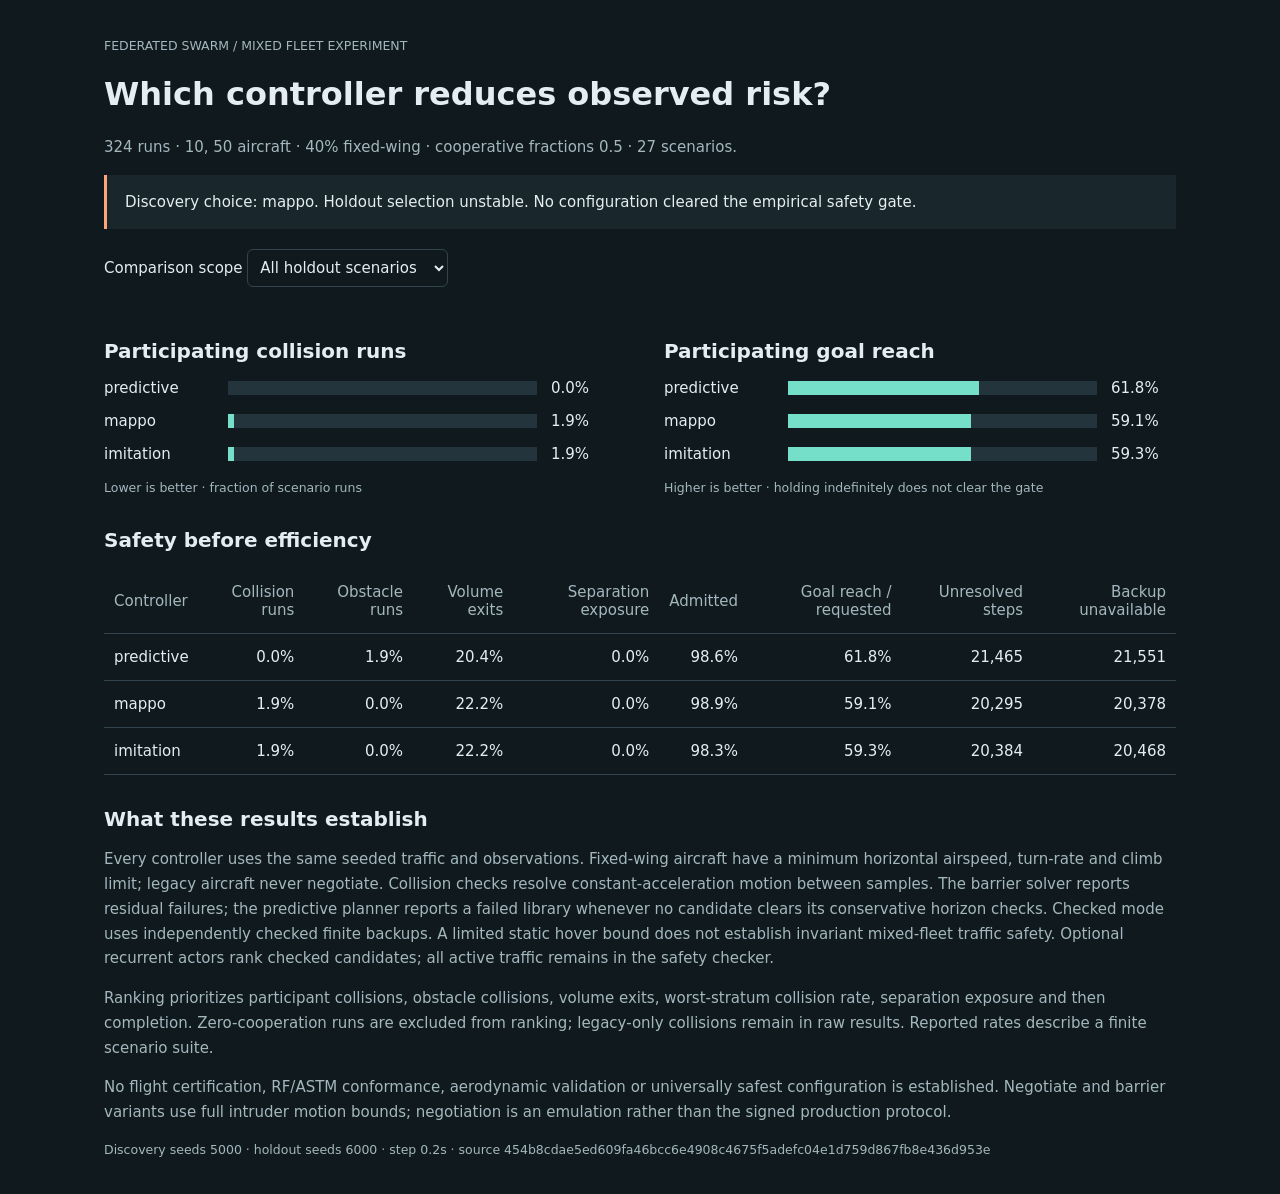
<file: experiments/iteration-03/checked/report.html>
<!doctype html>
<html lang="en"><head><meta charset="utf-8"><meta name="viewport" content="width=device-width,initial-scale=1">
<title>Federated swarm · Safety comparison</title><style>
:root{color-scheme:dark;--bg:#10191e;--fg:#e4eef0;--muted:#a3b8be;--line:#31444d;--accent:#75dfca;--alert:#ffa578}
*{box-sizing:border-box}body{margin:0;background:var(--bg);color:var(--fg);font:15px system-ui,sans-serif}main{max-width:1120px;margin:auto;padding:36px 24px}h1{font-size:32px;font-weight:600}h2{font-size:20px;margin-top:32px}p{line-height:1.65;color:var(--muted)}.status{padding:18px;border-left:3px solid var(--alert);background:#19262c}label{display:block;margin:20px 0}select{font:inherit;padding:8px;background:var(--bg);color:var(--fg);border:1px solid var(--line);border-radius:6px}table{width:100%;border-collapse:collapse}th,td{padding:14px 10px;text-align:right;border-bottom:1px solid var(--line);font-variant-numeric:tabular-nums}th:first-child,td:first-child{text-align:left}th{font-weight:500;color:var(--muted)}.table-wrap{overflow:auto}.bar-row{display:grid;grid-template-columns:110px 1fr 65px;gap:14px;align-items:center;margin:15px 0}.track{background:#23343c;height:14px}.bar{background:var(--accent);height:100%}.two{display:grid;grid-template-columns:1fr 1fr;gap:48px}small{color:var(--muted)}@media(max-width:700px){.two{display:block}main{padding:20px 14px}}
</style></head><body><main><small>FEDERATED SWARM / MIXED FLEET EXPERIMENT</small><h1>Which controller reduces observed risk?</h1><p id="scope"></p><div class="status" id="status"></div><label>Comparison scope <select id="scenario"><option value="all">All holdout scenarios</option><option value="bounded">Modeled fault bounds</option><option value="outside">Out-of-bounds faults</option></select></label><div class="two"><section><h2>Participating collision runs</h2><div id="risk"></div><small>Lower is better · fraction of scenario runs</small></section><section><h2>Participating goal reach</h2><div id="progress"></div><small>Higher is better · holding indefinitely does not clear the gate</small></section></div><h2>Safety before efficiency</h2><div class="table-wrap"><table><thead><tr><th>Controller</th><th>Collision runs</th><th>Obstacle runs</th><th>Volume exits</th><th>Separation exposure</th><th>Admitted</th><th>Goal reach / requested</th><th>Unresolved steps</th><th>Backup unavailable</th></tr></thead><tbody id="rows"></tbody></table></div><h2>What these results establish</h2><p>Every controller uses the same seeded traffic and observations. Fixed-wing aircraft have a minimum horizontal airspeed, turn-rate and climb limit; legacy aircraft never negotiate. Collision checks resolve constant-acceleration motion between samples. The barrier solver reports residual failures; the predictive planner reports a failed library whenever no candidate clears its conservative horizon checks. Checked mode uses independently checked finite backups. A limited static hover bound does not establish invariant mixed-fleet traffic safety. Optional recurrent actors rank checked candidates; all active traffic remains in the safety checker.</p><p>Ranking prioritizes participant collisions, obstacle collisions, volume exits, worst-stratum collision rate, separation exposure and then completion. Zero-cooperation runs are excluded from ranking; legacy-only collisions remain in raw results. Reported rates describe a finite scenario suite.</p><p>No flight certification, RF/ASTM conformance, aerodynamic validation or universally safest configuration is established. Negotiate and barrier variants use full intruder motion bounds; negotiation is an emulation rather than the signed production protocol.</p><small id="provenance"></small></main><script>
const S={"manifest": {"scenarios": ["head_on", "crossing", "overtaking", "merge", "corridor", "vertical", "urban", "blocked_escape", "overload", "boundary_handoff", "sudden_turn", "stopped_legacy", "packet_loss", "stale_telemetry", "network_outage", "sensor_occlusion", "gnss_bias", "datum_error", "identity_ambiguity", "wind_gust", "actuator_lag", "bound_violation", "solver_overrun", "partial_commit", "loss_wind", "outage_turn", "lag_datum"], "counts": [10, 50], "fractions": [0.5], "controllers": ["predictive", "imitation", "mappo"], "discovery_seeds": [5000], "holdout_seeds": [6000], "fixed_wing_fraction": 0.4, "duration_s": 36.0, "dt_s": 0.2, "expected_runs": 324, "source_sha256": "454b8cdae5ed609fa46bcc6e4908c4675f5adefc04e1d759d867fb8e436d953e", "admission": "checked", "admission_limit": 40, "routes": "visibility", "require_invariant_backup": false, "neural_checkpoints": {"imitation": {"checkpoint": "/Users/vibhutripathi/Documents/OpenUTM/repos/Federated swarm/models/imitation.json", "checkpoint_sha256": "860164646f99b3a544974068cec71a3b43a105f95c6e94d8b6c43c2761e4c3ef"}, "mappo": {"checkpoint": "/Users/vibhutripathi/Documents/OpenUTM/repos/Federated swarm/models/mappo.json", "checkpoint_sha256": "90ba571073afee443ceab1596b17fc875c8e6d408dccfa813e9dd0248ec3fe9c"}}, "vehicle_model": "mixed-point-mass-v0", "ranking_order": ["participant collisions", "participant obstacle collisions", "participant volume exits", "worst stratum collisions", "separation exposure", "mission completion"]}, "completed_runs": 324, "expected_runs": 324, "ranking_discovery": [{"controller": "mappo", "eligible_runs": 54, "participant_collision_run_rate": 0.018518518518518517, "participant_obstacle_run_rate": 0.018518518518518517, "participant_volume_exit_run_rate": 0.24074074074074073, "worst_stratum_collision_rate": 1.0, "separation_exposure_ratio": 1.528462844023549e-05, "participant_completion_fraction": 0.6333333333333334, "participant_collision_pairs": 1, "legacy_only_collision_pairs": 24, "filter_infeasible_drone_steps": 0, "predictive_no_admissible_drone_steps": 18573, "kinematic_violation_drone_steps": 569, "participant_admission_fraction": 0.9814814814814815, "queued_aircraft": 25, "route_rejected_aircraft": 0, "backup_unavailable_drone_steps": 18654, "command_deadline_exceeded_runs": 17, "mean_command_p99_ms": 79.48808015600805, "risk_key": [0.018518518518518517, 0.018518518518518517, 0.24074074074074073, 1.0, 1.528462844023549e-05, -0.6333333333333334]}, {"controller": "predictive", "eligible_runs": 54, "participant_collision_run_rate": 0.018518518518518517, "participant_obstacle_run_rate": 0.018518518518518517, "participant_volume_exit_run_rate": 0.25925925925925924, "worst_stratum_collision_rate": 1.0, "separation_exposure_ratio": 3.067887120030755e-05, "participant_completion_fraction": 0.6577777777777778, "participant_collision_pairs": 1, "legacy_only_collision_pairs": 24, "filter_infeasible_drone_steps": 0, "predictive_no_admissible_drone_steps": 19729, "kinematic_violation_drone_steps": 642, "participant_admission_fraction": 0.9844444444444443, "queued_aircraft": 21, "route_rejected_aircraft": 0, "backup_unavailable_drone_steps": 19827, "command_deadline_exceeded_runs": 20, "mean_command_p99_ms": 78.02260721041868, "risk_key": [0.018518518518518517, 0.018518518518518517, 0.25925925925925924, 1.0, 3.067887120030755e-05, -0.6577777777777778]}, {"controller": "imitation", "eligible_runs": 54, "participant_collision_run_rate": 0.018518518518518517, "participant_obstacle_run_rate": 0.018518518518518517, "participant_volume_exit_run_rate": 0.2777777777777778, "worst_stratum_collision_rate": 1.0, "separation_exposure_ratio": 1.7210990811243218e-05, "participant_completion_fraction": 0.6288888888888889, "participant_collision_pairs": 1, "legacy_only_collision_pairs": 24, "filter_infeasible_drone_steps": 0, "predictive_no_admissible_drone_steps": 18826, "kinematic_violation_drone_steps": 624, "participant_admission_fraction": 0.9829629629629629, "queued_aircraft": 23, "route_rejected_aircraft": 0, "backup_unavailable_drone_steps": 18909, "command_deadline_exceeded_runs": 17, "mean_command_p99_ms": 80.70147631337167, "risk_key": [0.018518518518518517, 0.018518518518518517, 0.2777777777777778, 1.0, 1.7210990811243218e-05, -0.6288888888888889]}], "ranking_holdout": [{"controller": "predictive", "eligible_runs": 54, "participant_collision_run_rate": 0.0, "participant_obstacle_run_rate": 0.018518518518518517, "participant_volume_exit_run_rate": 0.2037037037037037, "worst_stratum_collision_rate": 0.0, "separation_exposure_ratio": 0.0, "participant_completion_fraction": 0.6177777777777778, "participant_collision_pairs": 0, "legacy_only_collision_pairs": 87, "filter_infeasible_drone_steps": 0, "predictive_no_admissible_drone_steps": 21465, "kinematic_violation_drone_steps": 620, "participant_admission_fraction": 0.985925925925926, "queued_aircraft": 19, "route_rejected_aircraft": 0, "backup_unavailable_drone_steps": 21551, "command_deadline_exceeded_runs": 21, "mean_command_p99_ms": 82.25120193428212, "risk_key": [0.0, 0.018518518518518517, 0.2037037037037037, 0.0, 0.0, -0.6177777777777778]}, {"controller": "mappo", "eligible_runs": 54, "participant_collision_run_rate": 0.018518518518518517, "participant_obstacle_run_rate": 0.0, "participant_volume_exit_run_rate": 0.2222222222222222, "worst_stratum_collision_rate": 1.0, "separation_exposure_ratio": 1.1046447404375542e-05, "participant_completion_fraction": 0.5911111111111111, "participant_collision_pairs": 1, "legacy_only_collision_pairs": 87, "filter_infeasible_drone_steps": 0, "predictive_no_admissible_drone_steps": 20295, "kinematic_violation_drone_steps": 555, "participant_admission_fraction": 0.9888888888888888, "queued_aircraft": 15, "route_rejected_aircraft": 0, "backup_unavailable_drone_steps": 20378, "command_deadline_exceeded_runs": 20, "mean_command_p99_ms": 85.06206108691322, "risk_key": [0.018518518518518517, 0.0, 0.2222222222222222, 1.0, 1.1046447404375542e-05, -0.5911111111111111]}, {"controller": "imitation", "eligible_runs": 54, "participant_collision_run_rate": 0.018518518518518517, "participant_obstacle_run_rate": 0.0, "participant_volume_exit_run_rate": 0.2222222222222222, "worst_stratum_collision_rate": 1.0, "separation_exposure_ratio": 1.1097048360352685e-05, "participant_completion_fraction": 0.5925925925925926, "participant_collision_pairs": 1, "legacy_only_collision_pairs": 87, "filter_infeasible_drone_steps": 0, "predictive_no_admissible_drone_steps": 20384, "kinematic_violation_drone_steps": 581, "participant_admission_fraction": 0.9829629629629629, "queued_aircraft": 23, "route_rejected_aircraft": 0, "backup_unavailable_drone_steps": 20468, "command_deadline_exceeded_runs": 19, "mean_command_p99_ms": 86.26963681177332, "risk_key": [0.018518518518518517, 0.0, 0.2222222222222222, 1.0, 1.1097048360352685e-05, -0.5925925925925926]}], "selected_on_discovery": "mappo", "selection_stable_on_holdout": false, "passed_empirical_gate": false, "recommendation": "no-configuration-cleared-safety-gate", "per_scenario_holdout": {"head_on": [{"controller": "predictive", "eligible_runs": 2, "participant_collision_run_rate": 0.0, "participant_obstacle_run_rate": 0.0, "participant_volume_exit_run_rate": 0.0, "worst_stratum_collision_rate": 0.0, "separation_exposure_ratio": 0.0, "participant_completion_fraction": 0.74, "participant_collision_pairs": 0, "legacy_only_collision_pairs": 1, "filter_infeasible_drone_steps": 0, "predictive_no_admissible_drone_steps": 319, "kinematic_violation_drone_steps": 0, "participant_admission_fraction": 1.0, "queued_aircraft": 0, "route_rejected_aircraft": 0, "backup_unavailable_drone_steps": 319, "command_deadline_exceeded_runs": 1, "mean_command_p99_ms": 45.71440675048509, "risk_key": [0.0, 0.0, 0.0, 0.0, 0.0, -0.74]}, {"controller": "imitation", "eligible_runs": 2, "participant_collision_run_rate": 0.0, "participant_obstacle_run_rate": 0.0, "participant_volume_exit_run_rate": 0.0, "worst_stratum_collision_rate": 0.0, "separation_exposure_ratio": 0.0, "participant_completion_fraction": 0.7, "participant_collision_pairs": 0, "legacy_only_collision_pairs": 1, "filter_infeasible_drone_steps": 0, "predictive_no_admissible_drone_steps": 317, "kinematic_violation_drone_steps": 0, "participant_admission_fraction": 1.0, "queued_aircraft": 0, "route_rejected_aircraft": 0, "backup_unavailable_drone_steps": 317, "command_deadline_exceeded_runs": 0, "mean_command_p99_ms": 44.39745562049211, "risk_key": [0.0, 0.0, 0.0, 0.0, 0.0, -0.7]}, {"controller": "mappo", "eligible_runs": 2, "participant_collision_run_rate": 0.0, "participant_obstacle_run_rate": 0.0, "participant_volume_exit_run_rate": 0.5, "worst_stratum_collision_rate": 0.0, "separation_exposure_ratio": 0.0, "participant_completion_fraction": 0.74, "participant_collision_pairs": 0, "legacy_only_collision_pairs": 1, "filter_infeasible_drone_steps": 0, "predictive_no_admissible_drone_steps": 332, "kinematic_violation_drone_steps": 0, "participant_admission_fraction": 1.0, "queued_aircraft": 0, "route_rejected_aircraft": 0, "backup_unavailable_drone_steps": 331, "command_deadline_exceeded_runs": 0, "mean_command_p99_ms": 43.54867877715156, "risk_key": [0.0, 0.0, 0.5, 0.0, 0.0, -0.74]}], "crossing": [{"controller": "predictive", "eligible_runs": 2, "participant_collision_run_rate": 0.0, "participant_obstacle_run_rate": 0.0, "participant_volume_exit_run_rate": 0.0, "worst_stratum_collision_rate": 0.0, "separation_exposure_ratio": 0.0, "participant_completion_fraction": 0.66, "participant_collision_pairs": 0, "legacy_only_collision_pairs": 3, "filter_infeasible_drone_steps": 0, "predictive_no_admissible_drone_steps": 478, "kinematic_violation_drone_steps": 0, "participant_admission_fraction": 1.0, "queued_aircraft": 0, "route_rejected_aircraft": 0, "backup_unavailable_drone_steps": 471, "command_deadline_exceeded_runs": 0, "mean_command_p99_ms": 55.406535820657375, "risk_key": [0.0, 0.0, 0.0, 0.0, 0.0, -0.66]}, {"controller": "imitation", "eligible_runs": 2, "participant_collision_run_rate": 0.0, "participant_obstacle_run_rate": 0.0, "participant_volume_exit_run_rate": 0.0, "worst_stratum_collision_rate": 0.0, "separation_exposure_ratio": 0.0, "participant_completion_fraction": 0.64, "participant_collision_pairs": 0, "legacy_only_collision_pairs": 3, "filter_infeasible_drone_steps": 0, "predictive_no_admissible_drone_steps": 443, "kinematic_violation_drone_steps": 0, "participant_admission_fraction": 1.0, "queued_aircraft": 0, "route_rejected_aircraft": 0, "backup_unavailable_drone_steps": 442, "command_deadline_exceeded_runs": 1, "mean_command_p99_ms": 52.60010278911088, "risk_key": [0.0, 0.0, 0.0, 0.0, 0.0, -0.64]}, {"controller": "mappo", "eligible_runs": 2, "participant_collision_run_rate": 0.0, "participant_obstacle_run_rate": 0.0, "participant_volume_exit_run_rate": 0.0, "worst_stratum_collision_rate": 0.0, "separation_exposure_ratio": 0.0, "participant_completion_fraction": 0.64, "participant_collision_pairs": 0, "legacy_only_collision_pairs": 3, "filter_infeasible_drone_steps": 0, "predictive_no_admissible_drone_steps": 433, "kinematic_violation_drone_steps": 0, "participant_admission_fraction": 1.0, "queued_aircraft": 0, "route_rejected_aircraft": 0, "backup_unavailable_drone_steps": 430, "command_deadline_exceeded_runs": 1, "mean_command_p99_ms": 60.815663072826354, "risk_key": [0.0, 0.0, 0.0, 0.0, 0.0, -0.64]}], "overtaking": [{"controller": "mappo", "eligible_runs": 2, "participant_collision_run_rate": 0.0, "participant_obstacle_run_rate": 0.0, "participant_volume_exit_run_rate": 0.0, "worst_stratum_collision_rate": 0.0, "separation_exposure_ratio": 0.0, "participant_completion_fraction": 0.8, "participant_collision_pairs": 0, "legacy_only_collision_pairs": 0, "filter_infeasible_drone_steps": 0, "predictive_no_admissible_drone_steps": 345, "kinematic_violation_drone_steps": 0, "participant_admission_fraction": 1.0, "queued_aircraft": 0, "route_rejected_aircraft": 0, "backup_unavailable_drone_steps": 344, "command_deadline_exceeded_runs": 0, "mean_command_p99_ms": 63.097345108471934, "risk_key": [0.0, 0.0, 0.0, 0.0, 0.0, -0.8]}, {"controller": "imitation", "eligible_runs": 2, "participant_collision_run_rate": 0.0, "participant_obstacle_run_rate": 0.0, "participant_volume_exit_run_rate": 0.5, "worst_stratum_collision_rate": 0.0, "separation_exposure_ratio": 0.0, "participant_completion_fraction": 0.8, "participant_collision_pairs": 0, "legacy_only_collision_pairs": 0, "filter_infeasible_drone_steps": 0, "predictive_no_admissible_drone_steps": 343, "kinematic_violation_drone_steps": 0, "participant_admission_fraction": 1.0, "queued_aircraft": 0, "route_rejected_aircraft": 0, "backup_unavailable_drone_steps": 341, "command_deadline_exceeded_runs": 0, "mean_command_p99_ms": 60.06644221117313, "risk_key": [0.0, 0.0, 0.5, 0.0, 0.0, -0.8]}, {"controller": "predictive", "eligible_runs": 2, "participant_collision_run_rate": 0.0, "participant_obstacle_run_rate": 0.0, "participant_volume_exit_run_rate": 0.5, "worst_stratum_collision_rate": 0.0, "separation_exposure_ratio": 0.0, "participant_completion_fraction": 0.8, "participant_collision_pairs": 0, "legacy_only_collision_pairs": 0, "filter_infeasible_drone_steps": 0, "predictive_no_admissible_drone_steps": 388, "kinematic_violation_drone_steps": 0, "participant_admission_fraction": 1.0, "queued_aircraft": 0, "route_rejected_aircraft": 0, "backup_unavailable_drone_steps": 387, "command_deadline_exceeded_runs": 0, "mean_command_p99_ms": 58.17118552080508, "risk_key": [0.0, 0.0, 0.5, 0.0, 0.0, -0.8]}], "merge": [{"controller": "imitation", "eligible_runs": 2, "participant_collision_run_rate": 0.0, "participant_obstacle_run_rate": 0.0, "participant_volume_exit_run_rate": 0.0, "worst_stratum_collision_rate": 0.0, "separation_exposure_ratio": 0.0, "participant_completion_fraction": 0.6799999999999999, "participant_collision_pairs": 0, "legacy_only_collision_pairs": 5, "filter_infeasible_drone_steps": 0, "predictive_no_admissible_drone_steps": 265, "kinematic_violation_drone_steps": 0, "participant_admission_fraction": 0.98, "queued_aircraft": 1, "route_rejected_aircraft": 0, "backup_unavailable_drone_steps": 262, "command_deadline_exceeded_runs": 0, "mean_command_p99_ms": 58.54330297883307, "risk_key": [0.0, 0.0, 0.0, 0.0, 0.0, -0.6799999999999999]}, {"controller": "mappo", "eligible_runs": 2, "participant_collision_run_rate": 0.0, "participant_obstacle_run_rate": 0.0, "participant_volume_exit_run_rate": 0.0, "worst_stratum_collision_rate": 0.0, "separation_exposure_ratio": 0.0, "participant_completion_fraction": 0.62, "participant_collision_pairs": 0, "legacy_only_collision_pairs": 5, "filter_infeasible_drone_steps": 0, "predictive_no_admissible_drone_steps": 285, "kinematic_violation_drone_steps": 0, "participant_admission_fraction": 1.0, "queued_aircraft": 0, "route_rejected_aircraft": 0, "backup_unavailable_drone_steps": 284, "command_deadline_exceeded_runs": 0, "mean_command_p99_ms": 50.90257814543317, "risk_key": [0.0, 0.0, 0.0, 0.0, 0.0, -0.62]}, {"controller": "predictive", "eligible_runs": 2, "participant_collision_run_rate": 0.0, "participant_obstacle_run_rate": 0.0, "participant_volume_exit_run_rate": 0.0, "worst_stratum_collision_rate": 0.0, "separation_exposure_ratio": 0.0, "participant_completion_fraction": 0.56, "participant_collision_pairs": 0, "legacy_only_collision_pairs": 5, "filter_infeasible_drone_steps": 0, "predictive_no_admissible_drone_steps": 414, "kinematic_violation_drone_steps": 0, "participant_admission_fraction": 0.98, "queued_aircraft": 1, "route_rejected_aircraft": 0, "backup_unavailable_drone_steps": 414, "command_deadline_exceeded_runs": 1, "mean_command_p99_ms": 58.59410369201247, "risk_key": [0.0, 0.0, 0.0, 0.0, 0.0, -0.56]}], "corridor": [{"controller": "imitation", "eligible_runs": 2, "participant_collision_run_rate": 0.0, "participant_obstacle_run_rate": 0.0, "participant_volume_exit_run_rate": 0.0, "worst_stratum_collision_rate": 0.0, "separation_exposure_ratio": 0.0, "participant_completion_fraction": 0.6799999999999999, "participant_collision_pairs": 0, "legacy_only_collision_pairs": 5, "filter_infeasible_drone_steps": 0, "predictive_no_admissible_drone_steps": 265, "kinematic_violation_drone_steps": 0, "participant_admission_fraction": 0.98, "queued_aircraft": 1, "route_rejected_aircraft": 0, "backup_unavailable_drone_steps": 262, "command_deadline_exceeded_runs": 0, "mean_command_p99_ms": 63.185095001136, "risk_key": [0.0, 0.0, 0.0, 0.0, 0.0, -0.6799999999999999]}, {"controller": "mappo", "eligible_runs": 2, "participant_collision_run_rate": 0.0, "participant_obstacle_run_rate": 0.0, "participant_volume_exit_run_rate": 0.0, "worst_stratum_collision_rate": 0.0, "separation_exposure_ratio": 0.0, "participant_completion_fraction": 0.62, "participant_collision_pairs": 0, "legacy_only_collision_pairs": 5, "filter_infeasible_drone_steps": 0, "predictive_no_admissible_drone_steps": 285, "kinematic_violation_drone_steps": 0, "participant_admission_fraction": 1.0, "queued_aircraft": 0, "route_rejected_aircraft": 0, "backup_unavailable_drone_steps": 284, "command_deadline_exceeded_runs": 0, "mean_command_p99_ms": 48.257855248885015, "risk_key": [0.0, 0.0, 0.0, 0.0, 0.0, -0.62]}, {"controller": "predictive", "eligible_runs": 2, "participant_collision_run_rate": 0.0, "participant_obstacle_run_rate": 0.0, "participant_volume_exit_run_rate": 0.0, "worst_stratum_collision_rate": 0.0, "separation_exposure_ratio": 0.0, "participant_completion_fraction": 0.56, "participant_collision_pairs": 0, "legacy_only_collision_pairs": 5, "filter_infeasible_drone_steps": 0, "predictive_no_admissible_drone_steps": 414, "kinematic_violation_drone_steps": 0, "participant_admission_fraction": 0.98, "queued_aircraft": 1, "route_rejected_aircraft": 0, "backup_unavailable_drone_steps": 414, "command_deadline_exceeded_runs": 0, "mean_command_p99_ms": 62.998418943025314, "risk_key": [0.0, 0.0, 0.0, 0.0, 0.0, -0.56]}], "vertical": [{"controller": "predictive", "eligible_runs": 2, "participant_collision_run_rate": 0.0, "participant_obstacle_run_rate": 0.0, "participant_volume_exit_run_rate": 0.0, "worst_stratum_collision_rate": 0.0, "separation_exposure_ratio": 0.0, "participant_completion_fraction": 0.42, "participant_collision_pairs": 0, "legacy_only_collision_pairs": 5, "filter_infeasible_drone_steps": 0, "predictive_no_admissible_drone_steps": 772, "kinematic_violation_drone_steps": 0, "participant_admission_fraction": 0.96, "queued_aircraft": 2, "route_rejected_aircraft": 0, "backup_unavailable_drone_steps": 769, "command_deadline_exceeded_runs": 1, "mean_command_p99_ms": 52.99407065602289, "risk_key": [0.0, 0.0, 0.0, 0.0, 0.0, -0.42]}, {"controller": "mappo", "eligible_runs": 2, "participant_collision_run_rate": 0.0, "participant_obstacle_run_rate": 0.0, "participant_volume_exit_run_rate": 0.0, "worst_stratum_collision_rate": 0.0, "separation_exposure_ratio": 0.0, "participant_completion_fraction": 0.4, "participant_collision_pairs": 0, "legacy_only_collision_pairs": 5, "filter_infeasible_drone_steps": 0, "predictive_no_admissible_drone_steps": 771, "kinematic_violation_drone_steps": 0, "participant_admission_fraction": 0.94, "queued_aircraft": 3, "route_rejected_aircraft": 0, "backup_unavailable_drone_steps": 768, "command_deadline_exceeded_runs": 1, "mean_command_p99_ms": 76.36935972816028, "risk_key": [0.0, 0.0, 0.0, 0.0, 0.0, -0.4]}, {"controller": "imitation", "eligible_runs": 2, "participant_collision_run_rate": 0.0, "participant_obstacle_run_rate": 0.0, "participant_volume_exit_run_rate": 0.0, "worst_stratum_collision_rate": 0.0, "separation_exposure_ratio": 0.0, "participant_completion_fraction": 0.38, "participant_collision_pairs": 0, "legacy_only_collision_pairs": 5, "filter_infeasible_drone_steps": 0, "predictive_no_admissible_drone_steps": 739, "kinematic_violation_drone_steps": 0, "participant_admission_fraction": 0.9199999999999999, "queued_aircraft": 4, "route_rejected_aircraft": 0, "backup_unavailable_drone_steps": 734, "command_deadline_exceeded_runs": 0, "mean_command_p99_ms": 51.1366565571735, "risk_key": [0.0, 0.0, 0.0, 0.0, 0.0, -0.38]}], "urban": [{"controller": "predictive", "eligible_runs": 2, "participant_collision_run_rate": 0.0, "participant_obstacle_run_rate": 0.0, "participant_volume_exit_run_rate": 0.0, "worst_stratum_collision_rate": 0.0, "separation_exposure_ratio": 0.0, "participant_completion_fraction": 0.7, "participant_collision_pairs": 0, "legacy_only_collision_pairs": 3, "filter_infeasible_drone_steps": 0, "predictive_no_admissible_drone_steps": 503, "kinematic_violation_drone_steps": 0, "participant_admission_fraction": 0.98, "queued_aircraft": 1, "route_rejected_aircraft": 0, "backup_unavailable_drone_steps": 500, "command_deadline_exceeded_runs": 1, "mean_command_p99_ms": 68.88787059277132, "risk_key": [0.0, 0.0, 0.0, 0.0, 0.0, -0.7]}, {"controller": "imitation", "eligible_runs": 2, "participant_collision_run_rate": 0.0, "participant_obstacle_run_rate": 0.0, "participant_volume_exit_run_rate": 0.0, "worst_stratum_collision_rate": 0.0, "separation_exposure_ratio": 0.0, "participant_completion_fraction": 0.62, "participant_collision_pairs": 0, "legacy_only_collision_pairs": 3, "filter_infeasible_drone_steps": 0, "predictive_no_admissible_drone_steps": 432, "kinematic_violation_drone_steps": 0, "participant_admission_fraction": 1.0, "queued_aircraft": 0, "route_rejected_aircraft": 0, "backup_unavailable_drone_steps": 420, "command_deadline_exceeded_runs": 1, "mean_command_p99_ms": 85.22294464371959, "risk_key": [0.0, 0.0, 0.0, 0.0, 0.0, -0.62]}, {"controller": "mappo", "eligible_runs": 2, "participant_collision_run_rate": 0.0, "participant_obstacle_run_rate": 0.0, "participant_volume_exit_run_rate": 0.0, "worst_stratum_collision_rate": 0.0, "separation_exposure_ratio": 0.0, "participant_completion_fraction": 0.6000000000000001, "participant_collision_pairs": 0, "legacy_only_collision_pairs": 3, "filter_infeasible_drone_steps": 0, "predictive_no_admissible_drone_steps": 441, "kinematic_violation_drone_steps": 0, "participant_admission_fraction": 1.0, "queued_aircraft": 0, "route_rejected_aircraft": 0, "backup_unavailable_drone_steps": 432, "command_deadline_exceeded_runs": 1, "mean_command_p99_ms": 101.55509968353734, "risk_key": [0.0, 0.0, 0.0, 0.0, 0.0, -0.6000000000000001]}], "blocked_escape": [{"controller": "mappo", "eligible_runs": 2, "participant_collision_run_rate": 0.0, "participant_obstacle_run_rate": 0.0, "participant_volume_exit_run_rate": 0.0, "worst_stratum_collision_rate": 0.0, "separation_exposure_ratio": 0.0, "participant_completion_fraction": 0.54, "participant_collision_pairs": 0, "legacy_only_collision_pairs": 5, "filter_infeasible_drone_steps": 0, "predictive_no_admissible_drone_steps": 312, "kinematic_violation_drone_steps": 0, "participant_admission_fraction": 1.0, "queued_aircraft": 0, "route_rejected_aircraft": 0, "backup_unavailable_drone_steps": 305, "command_deadline_exceeded_runs": 1, "mean_command_p99_ms": 87.00232385985153, "risk_key": [0.0, 0.0, 0.0, 0.0, 0.0, -0.54]}, {"controller": "imitation", "eligible_runs": 2, "participant_collision_run_rate": 0.0, "participant_obstacle_run_rate": 0.0, "participant_volume_exit_run_rate": 0.0, "worst_stratum_collision_rate": 0.0, "separation_exposure_ratio": 0.0, "participant_completion_fraction": 0.5, "participant_collision_pairs": 0, "legacy_only_collision_pairs": 5, "filter_infeasible_drone_steps": 0, "predictive_no_admissible_drone_steps": 313, "kinematic_violation_drone_steps": 0, "participant_admission_fraction": 0.98, "queued_aircraft": 1, "route_rejected_aircraft": 0, "backup_unavailable_drone_steps": 312, "command_deadline_exceeded_runs": 1, "mean_command_p99_ms": 70.96964321510322, "risk_key": [0.0, 0.0, 0.0, 0.0, 0.0, -0.5]}, {"controller": "predictive", "eligible_runs": 2, "participant_collision_run_rate": 0.0, "participant_obstacle_run_rate": 0.5, "participant_volume_exit_run_rate": 0.0, "worst_stratum_collision_rate": 0.0, "separation_exposure_ratio": 0.0, "participant_completion_fraction": 0.6799999999999999, "participant_collision_pairs": 0, "legacy_only_collision_pairs": 5, "filter_infeasible_drone_steps": 0, "predictive_no_admissible_drone_steps": 361, "kinematic_violation_drone_steps": 0, "participant_admission_fraction": 0.98, "queued_aircraft": 1, "route_rejected_aircraft": 0, "backup_unavailable_drone_steps": 358, "command_deadline_exceeded_runs": 1, "mean_command_p99_ms": 62.92393033956634, "risk_key": [0.0, 0.5, 0.0, 0.0, 0.0, -0.6799999999999999]}], "overload": [{"controller": "predictive", "eligible_runs": 2, "participant_collision_run_rate": 0.0, "participant_obstacle_run_rate": 0.0, "participant_volume_exit_run_rate": 0.0, "worst_stratum_collision_rate": 0.0, "separation_exposure_ratio": 0.0, "participant_completion_fraction": 0.94, "participant_collision_pairs": 0, "legacy_only_collision_pairs": 4, "filter_infeasible_drone_steps": 0, "predictive_no_admissible_drone_steps": 205, "kinematic_violation_drone_steps": 0, "participant_admission_fraction": 1.0, "queued_aircraft": 0, "route_rejected_aircraft": 0, "backup_unavailable_drone_steps": 204, "command_deadline_exceeded_runs": 0, "mean_command_p99_ms": 58.11145241677889, "risk_key": [0.0, 0.0, 0.0, 0.0, 0.0, -0.94]}, {"controller": "mappo", "eligible_runs": 2, "participant_collision_run_rate": 0.0, "participant_obstacle_run_rate": 0.0, "participant_volume_exit_run_rate": 0.0, "worst_stratum_collision_rate": 0.0, "separation_exposure_ratio": 0.0, "participant_completion_fraction": 0.9, "participant_collision_pairs": 0, "legacy_only_collision_pairs": 4, "filter_infeasible_drone_steps": 0, "predictive_no_admissible_drone_steps": 158, "kinematic_violation_drone_steps": 0, "participant_admission_fraction": 1.0, "queued_aircraft": 0, "route_rejected_aircraft": 0, "backup_unavailable_drone_steps": 158, "command_deadline_exceeded_runs": 0, "mean_command_p99_ms": 73.29595357237855, "risk_key": [0.0, 0.0, 0.0, 0.0, 0.0, -0.9]}, {"controller": "imitation", "eligible_runs": 2, "participant_collision_run_rate": 0.0, "participant_obstacle_run_rate": 0.0, "participant_volume_exit_run_rate": 0.0, "worst_stratum_collision_rate": 0.0, "separation_exposure_ratio": 0.0, "participant_completion_fraction": 0.88, "participant_collision_pairs": 0, "legacy_only_collision_pairs": 4, "filter_infeasible_drone_steps": 0, "predictive_no_admissible_drone_steps": 169, "kinematic_violation_drone_steps": 0, "participant_admission_fraction": 1.0, "queued_aircraft": 0, "route_rejected_aircraft": 0, "backup_unavailable_drone_steps": 169, "command_deadline_exceeded_runs": 0, "mean_command_p99_ms": 58.56515319355825, "risk_key": [0.0, 0.0, 0.0, 0.0, 0.0, -0.88]}], "boundary_handoff": [{"controller": "predictive", "eligible_runs": 2, "participant_collision_run_rate": 0.0, "participant_obstacle_run_rate": 0.0, "participant_volume_exit_run_rate": 0.0, "worst_stratum_collision_rate": 0.0, "separation_exposure_ratio": 0.0, "participant_completion_fraction": 0.78, "participant_collision_pairs": 0, "legacy_only_collision_pairs": 3, "filter_infeasible_drone_steps": 0, "predictive_no_admissible_drone_steps": 666, "kinematic_violation_drone_steps": 0, "participant_admission_fraction": 1.0, "queued_aircraft": 0, "route_rejected_aircraft": 0, "backup_unavailable_drone_steps": 663, "command_deadline_exceeded_runs": 0, "mean_command_p99_ms": 74.6258370595026, "risk_key": [0.0, 0.0, 0.0, 0.0, 0.0, -0.78]}, {"controller": "imitation", "eligible_runs": 2, "participant_collision_run_rate": 0.0, "participant_obstacle_run_rate": 0.0, "participant_volume_exit_run_rate": 0.0, "worst_stratum_collision_rate": 0.0, "separation_exposure_ratio": 0.0, "participant_completion_fraction": 0.68, "participant_collision_pairs": 0, "legacy_only_collision_pairs": 3, "filter_infeasible_drone_steps": 0, "predictive_no_admissible_drone_steps": 644, "kinematic_violation_drone_steps": 0, "participant_admission_fraction": 1.0, "queued_aircraft": 0, "route_rejected_aircraft": 0, "backup_unavailable_drone_steps": 643, "command_deadline_exceeded_runs": 0, "mean_command_p99_ms": 73.48019725130173, "risk_key": [0.0, 0.0, 0.0, 0.0, 0.0, -0.68]}, {"controller": "mappo", "eligible_runs": 2, "participant_collision_run_rate": 0.0, "participant_obstacle_run_rate": 0.0, "participant_volume_exit_run_rate": 0.0, "worst_stratum_collision_rate": 0.0, "separation_exposure_ratio": 0.0, "participant_completion_fraction": 0.66, "participant_collision_pairs": 0, "legacy_only_collision_pairs": 3, "filter_infeasible_drone_steps": 0, "predictive_no_admissible_drone_steps": 627, "kinematic_violation_drone_steps": 0, "participant_admission_fraction": 1.0, "queued_aircraft": 0, "route_rejected_aircraft": 0, "backup_unavailable_drone_steps": 626, "command_deadline_exceeded_runs": 1, "mean_command_p99_ms": 77.73568508739123, "risk_key": [0.0, 0.0, 0.0, 0.0, 0.0, -0.66]}], "sudden_turn": [{"controller": "predictive", "eligible_runs": 2, "participant_collision_run_rate": 0.0, "participant_obstacle_run_rate": 0.0, "participant_volume_exit_run_rate": 0.0, "worst_stratum_collision_rate": 0.0, "separation_exposure_ratio": 0.0, "participant_completion_fraction": 0.7, "participant_collision_pairs": 0, "legacy_only_collision_pairs": 3, "filter_infeasible_drone_steps": 0, "predictive_no_admissible_drone_steps": 458, "kinematic_violation_drone_steps": 0, "participant_admission_fraction": 1.0, "queued_aircraft": 0, "route_rejected_aircraft": 0, "backup_unavailable_drone_steps": 451, "command_deadline_exceeded_runs": 1, "mean_command_p99_ms": 73.94157210470453, "risk_key": [0.0, 0.0, 0.0, 0.0, 0.0, -0.7]}, {"controller": "imitation", "eligible_runs": 2, "participant_collision_run_rate": 0.0, "participant_obstacle_run_rate": 0.0, "participant_volume_exit_run_rate": 0.0, "worst_stratum_collision_rate": 0.0, "separation_exposure_ratio": 0.0, "participant_completion_fraction": 0.56, "participant_collision_pairs": 0, "legacy_only_collision_pairs": 3, "filter_infeasible_drone_steps": 0, "predictive_no_admissible_drone_steps": 489, "kinematic_violation_drone_steps": 0, "participant_admission_fraction": 1.0, "queued_aircraft": 0, "route_rejected_aircraft": 0, "backup_unavailable_drone_steps": 486, "command_deadline_exceeded_runs": 1, "mean_command_p99_ms": 130.3389475365113, "risk_key": [0.0, 0.0, 0.0, 0.0, 0.0, -0.56]}, {"controller": "mappo", "eligible_runs": 2, "participant_collision_run_rate": 0.0, "participant_obstacle_run_rate": 0.0, "participant_volume_exit_run_rate": 0.0, "worst_stratum_collision_rate": 0.0, "separation_exposure_ratio": 0.0, "participant_completion_fraction": 0.56, "participant_collision_pairs": 0, "legacy_only_collision_pairs": 3, "filter_infeasible_drone_steps": 0, "predictive_no_admissible_drone_steps": 484, "kinematic_violation_drone_steps": 0, "participant_admission_fraction": 1.0, "queued_aircraft": 0, "route_rejected_aircraft": 0, "backup_unavailable_drone_steps": 478, "command_deadline_exceeded_runs": 1, "mean_command_p99_ms": 150.91813348662993, "risk_key": [0.0, 0.0, 0.0, 0.0, 0.0, -0.56]}], "stopped_legacy": [{"controller": "imitation", "eligible_runs": 2, "participant_collision_run_rate": 0.0, "participant_obstacle_run_rate": 0.0, "participant_volume_exit_run_rate": 0.0, "worst_stratum_collision_rate": 0.0, "separation_exposure_ratio": 0.0, "participant_completion_fraction": 0.7, "participant_collision_pairs": 0, "legacy_only_collision_pairs": 1, "filter_infeasible_drone_steps": 0, "predictive_no_admissible_drone_steps": 313, "kinematic_violation_drone_steps": 0, "participant_admission_fraction": 0.98, "queued_aircraft": 1, "route_rejected_aircraft": 0, "backup_unavailable_drone_steps": 308, "command_deadline_exceeded_runs": 1, "mean_command_p99_ms": 106.63373954004805, "risk_key": [0.0, 0.0, 0.0, 0.0, 0.0, -0.7]}, {"controller": "mappo", "eligible_runs": 2, "participant_collision_run_rate": 0.0, "participant_obstacle_run_rate": 0.0, "participant_volume_exit_run_rate": 0.0, "worst_stratum_collision_rate": 0.0, "separation_exposure_ratio": 0.0, "participant_completion_fraction": 0.7, "participant_collision_pairs": 0, "legacy_only_collision_pairs": 1, "filter_infeasible_drone_steps": 0, "predictive_no_admissible_drone_steps": 373, "kinematic_violation_drone_steps": 0, "participant_admission_fraction": 1.0, "queued_aircraft": 0, "route_rejected_aircraft": 0, "backup_unavailable_drone_steps": 367, "command_deadline_exceeded_runs": 1, "mean_command_p99_ms": 105.74160256877835, "risk_key": [0.0, 0.0, 0.0, 0.0, 0.0, -0.7]}, {"controller": "predictive", "eligible_runs": 2, "participant_collision_run_rate": 0.0, "participant_obstacle_run_rate": 0.0, "participant_volume_exit_run_rate": 0.0, "worst_stratum_collision_rate": 0.0, "separation_exposure_ratio": 0.0, "participant_completion_fraction": 0.7, "participant_collision_pairs": 0, "legacy_only_collision_pairs": 1, "filter_infeasible_drone_steps": 0, "predictive_no_admissible_drone_steps": 402, "kinematic_violation_drone_steps": 0, "participant_admission_fraction": 0.98, "queued_aircraft": 1, "route_rejected_aircraft": 0, "backup_unavailable_drone_steps": 397, "command_deadline_exceeded_runs": 1, "mean_command_p99_ms": 107.81915869363756, "risk_key": [0.0, 0.0, 0.0, 0.0, 0.0, -0.7]}], "packet_loss": [{"controller": "imitation", "eligible_runs": 2, "participant_collision_run_rate": 0.0, "participant_obstacle_run_rate": 0.0, "participant_volume_exit_run_rate": 0.5, "worst_stratum_collision_rate": 0.0, "separation_exposure_ratio": 0.0, "participant_completion_fraction": 0.58, "participant_collision_pairs": 0, "legacy_only_collision_pairs": 3, "filter_infeasible_drone_steps": 0, "predictive_no_admissible_drone_steps": 1563, "kinematic_violation_drone_steps": 0, "participant_admission_fraction": 0.98, "queued_aircraft": 1, "route_rejected_aircraft": 0, "backup_unavailable_drone_steps": 1563, "command_deadline_exceeded_runs": 1, "mean_command_p99_ms": 88.24105719548251, "risk_key": [0.0, 0.0, 0.5, 0.0, 0.0, -0.58]}, {"controller": "mappo", "eligible_runs": 2, "participant_collision_run_rate": 0.0, "participant_obstacle_run_rate": 0.0, "participant_volume_exit_run_rate": 0.5, "worst_stratum_collision_rate": 0.0, "separation_exposure_ratio": 0.0, "participant_completion_fraction": 0.58, "participant_collision_pairs": 0, "legacy_only_collision_pairs": 3, "filter_infeasible_drone_steps": 0, "predictive_no_admissible_drone_steps": 1571, "kinematic_violation_drone_steps": 0, "participant_admission_fraction": 0.98, "queued_aircraft": 1, "route_rejected_aircraft": 0, "backup_unavailable_drone_steps": 1570, "command_deadline_exceeded_runs": 1, "mean_command_p99_ms": 81.68605976898112, "risk_key": [0.0, 0.0, 0.5, 0.0, 0.0, -0.58]}, {"controller": "predictive", "eligible_runs": 2, "participant_collision_run_rate": 0.0, "participant_obstacle_run_rate": 0.0, "participant_volume_exit_run_rate": 0.5, "worst_stratum_collision_rate": 0.0, "separation_exposure_ratio": 0.0, "participant_completion_fraction": 0.58, "participant_collision_pairs": 0, "legacy_only_collision_pairs": 3, "filter_infeasible_drone_steps": 0, "predictive_no_admissible_drone_steps": 1555, "kinematic_violation_drone_steps": 0, "participant_admission_fraction": 0.98, "queued_aircraft": 1, "route_rejected_aircraft": 0, "backup_unavailable_drone_steps": 1553, "command_deadline_exceeded_runs": 1, "mean_command_p99_ms": 74.58805177368046, "risk_key": [0.0, 0.0, 0.5, 0.0, 0.0, -0.58]}], "stale_telemetry": [{"controller": "mappo", "eligible_runs": 2, "participant_collision_run_rate": 0.0, "participant_obstacle_run_rate": 0.0, "participant_volume_exit_run_rate": 0.5, "worst_stratum_collision_rate": 0.0, "separation_exposure_ratio": 0.0, "participant_completion_fraction": 0.1, "participant_collision_pairs": 0, "legacy_only_collision_pairs": 3, "filter_infeasible_drone_steps": 0, "predictive_no_admissible_drone_steps": 1855, "kinematic_violation_drone_steps": 0, "participant_admission_fraction": 0.86, "queued_aircraft": 7, "route_rejected_aircraft": 0, "backup_unavailable_drone_steps": 1855, "command_deadline_exceeded_runs": 1, "mean_command_p99_ms": 79.7238216268308, "risk_key": [0.0, 0.0, 0.5, 0.0, 0.0, -0.1]}, {"controller": "predictive", "eligible_runs": 2, "participant_collision_run_rate": 0.0, "participant_obstacle_run_rate": 0.0, "participant_volume_exit_run_rate": 0.5, "worst_stratum_collision_rate": 0.0, "separation_exposure_ratio": 0.0, "participant_completion_fraction": 0.1, "participant_collision_pairs": 0, "legacy_only_collision_pairs": 3, "filter_infeasible_drone_steps": 0, "predictive_no_admissible_drone_steps": 1868, "kinematic_violation_drone_steps": 0, "participant_admission_fraction": 0.86, "queued_aircraft": 7, "route_rejected_aircraft": 0, "backup_unavailable_drone_steps": 1868, "command_deadline_exceeded_runs": 1, "mean_command_p99_ms": 66.34969065784391, "risk_key": [0.0, 0.0, 0.5, 0.0, 0.0, -0.1]}, {"controller": "imitation", "eligible_runs": 2, "participant_collision_run_rate": 0.0, "participant_obstacle_run_rate": 0.0, "participant_volume_exit_run_rate": 1.0, "worst_stratum_collision_rate": 0.0, "separation_exposure_ratio": 0.0, "participant_completion_fraction": 0.1, "participant_collision_pairs": 0, "legacy_only_collision_pairs": 3, "filter_infeasible_drone_steps": 0, "predictive_no_admissible_drone_steps": 1878, "kinematic_violation_drone_steps": 0, "participant_admission_fraction": 0.86, "queued_aircraft": 7, "route_rejected_aircraft": 0, "backup_unavailable_drone_steps": 1878, "command_deadline_exceeded_runs": 1, "mean_command_p99_ms": 59.4241533929018, "risk_key": [0.0, 0.0, 1.0, 0.0, 0.0, -0.1]}], "network_outage": [{"controller": "predictive", "eligible_runs": 2, "participant_collision_run_rate": 0.0, "participant_obstacle_run_rate": 0.0, "participant_volume_exit_run_rate": 1.0, "worst_stratum_collision_rate": 0.0, "separation_exposure_ratio": 0.0, "participant_completion_fraction": 0.7, "participant_collision_pairs": 0, "legacy_only_collision_pairs": 3, "filter_infeasible_drone_steps": 0, "predictive_no_admissible_drone_steps": 1367, "kinematic_violation_drone_steps": 0, "participant_admission_fraction": 1.0, "queued_aircraft": 0, "route_rejected_aircraft": 0, "backup_unavailable_drone_steps": 1364, "command_deadline_exceeded_runs": 1, "mean_command_p99_ms": 111.24269196145197, "risk_key": [0.0, 0.0, 1.0, 0.0, 0.0, -0.7]}, {"controller": "imitation", "eligible_runs": 2, "participant_collision_run_rate": 0.0, "participant_obstacle_run_rate": 0.0, "participant_volume_exit_run_rate": 1.0, "worst_stratum_collision_rate": 0.0, "separation_exposure_ratio": 0.0, "participant_completion_fraction": 0.6799999999999999, "participant_collision_pairs": 0, "legacy_only_collision_pairs": 3, "filter_infeasible_drone_steps": 0, "predictive_no_admissible_drone_steps": 1333, "kinematic_violation_drone_steps": 0, "participant_admission_fraction": 0.98, "queued_aircraft": 1, "route_rejected_aircraft": 0, "backup_unavailable_drone_steps": 1329, "command_deadline_exceeded_runs": 1, "mean_command_p99_ms": 113.98838840275887, "risk_key": [0.0, 0.0, 1.0, 0.0, 0.0, -0.6799999999999999]}, {"controller": "mappo", "eligible_runs": 2, "participant_collision_run_rate": 0.0, "participant_obstacle_run_rate": 0.0, "participant_volume_exit_run_rate": 1.0, "worst_stratum_collision_rate": 0.0, "separation_exposure_ratio": 0.0, "participant_completion_fraction": 0.64, "participant_collision_pairs": 0, "legacy_only_collision_pairs": 3, "filter_infeasible_drone_steps": 0, "predictive_no_admissible_drone_steps": 1334, "kinematic_violation_drone_steps": 0, "participant_admission_fraction": 0.98, "queued_aircraft": 1, "route_rejected_aircraft": 0, "backup_unavailable_drone_steps": 1331, "command_deadline_exceeded_runs": 1, "mean_command_p99_ms": 87.45982753378522, "risk_key": [0.0, 0.0, 1.0, 0.0, 0.0, -0.64]}], "sensor_occlusion": [{"controller": "predictive", "eligible_runs": 2, "participant_collision_run_rate": 0.0, "participant_obstacle_run_rate": 0.0, "participant_volume_exit_run_rate": 1.0, "worst_stratum_collision_rate": 0.0, "separation_exposure_ratio": 0.0, "participant_completion_fraction": 0.3, "participant_collision_pairs": 0, "legacy_only_collision_pairs": 3, "filter_infeasible_drone_steps": 0, "predictive_no_admissible_drone_steps": 3045, "kinematic_violation_drone_steps": 0, "participant_admission_fraction": 1.0, "queued_aircraft": 0, "route_rejected_aircraft": 0, "backup_unavailable_drone_steps": 3045, "command_deadline_exceeded_runs": 1, "mean_command_p99_ms": 105.26454194383453, "risk_key": [0.0, 0.0, 1.0, 0.0, 0.0, -0.3]}, {"controller": "imitation", "eligible_runs": 2, "participant_collision_run_rate": 0.5, "participant_obstacle_run_rate": 0.0, "participant_volume_exit_run_rate": 1.0, "worst_stratum_collision_rate": 1.0, "separation_exposure_ratio": 0.0002989113334591908, "participant_completion_fraction": 0.3, "participant_collision_pairs": 1, "legacy_only_collision_pairs": 3, "filter_infeasible_drone_steps": 0, "predictive_no_admissible_drone_steps": 2940, "kinematic_violation_drone_steps": 0, "participant_admission_fraction": 1.0, "queued_aircraft": 0, "route_rejected_aircraft": 0, "backup_unavailable_drone_steps": 2940, "command_deadline_exceeded_runs": 1, "mean_command_p99_ms": 109.2215154107549, "risk_key": [0.5, 0.0, 1.0, 1.0, 0.0002989113334591908, -0.3]}, {"controller": "mappo", "eligible_runs": 2, "participant_collision_run_rate": 0.5, "participant_obstacle_run_rate": 0.0, "participant_volume_exit_run_rate": 1.0, "worst_stratum_collision_rate": 1.0, "separation_exposure_ratio": 0.0002989113334591908, "participant_completion_fraction": 0.3, "participant_collision_pairs": 1, "legacy_only_collision_pairs": 3, "filter_infeasible_drone_steps": 0, "predictive_no_admissible_drone_steps": 2939, "kinematic_violation_drone_steps": 0, "participant_admission_fraction": 1.0, "queued_aircraft": 0, "route_rejected_aircraft": 0, "backup_unavailable_drone_steps": 2939, "command_deadline_exceeded_runs": 1, "mean_command_p99_ms": 99.68282194342515, "risk_key": [0.5, 0.0, 1.0, 1.0, 0.0002989113334591908, -0.3]}], "gnss_bias": [{"controller": "imitation", "eligible_runs": 2, "participant_collision_run_rate": 0.0, "participant_obstacle_run_rate": 0.0, "participant_volume_exit_run_rate": 0.0, "worst_stratum_collision_rate": 0.0, "separation_exposure_ratio": 0.0, "participant_completion_fraction": 0.64, "participant_collision_pairs": 0, "legacy_only_collision_pairs": 3, "filter_infeasible_drone_steps": 0, "predictive_no_admissible_drone_steps": 513, "kinematic_violation_drone_steps": 0, "participant_admission_fraction": 1.0, "queued_aircraft": 0, "route_rejected_aircraft": 0, "backup_unavailable_drone_steps": 511, "command_deadline_exceeded_runs": 1, "mean_command_p99_ms": 79.77525332280526, "risk_key": [0.0, 0.0, 0.0, 0.0, 0.0, -0.64]}, {"controller": "mappo", "eligible_runs": 2, "participant_collision_run_rate": 0.0, "participant_obstacle_run_rate": 0.0, "participant_volume_exit_run_rate": 0.0, "worst_stratum_collision_rate": 0.0, "separation_exposure_ratio": 0.0, "participant_completion_fraction": 0.64, "participant_collision_pairs": 0, "legacy_only_collision_pairs": 3, "filter_infeasible_drone_steps": 0, "predictive_no_admissible_drone_steps": 549, "kinematic_violation_drone_steps": 0, "participant_admission_fraction": 1.0, "queued_aircraft": 0, "route_rejected_aircraft": 0, "backup_unavailable_drone_steps": 547, "command_deadline_exceeded_runs": 1, "mean_command_p99_ms": 87.3519303948344, "risk_key": [0.0, 0.0, 0.0, 0.0, 0.0, -0.64]}, {"controller": "predictive", "eligible_runs": 2, "participant_collision_run_rate": 0.0, "participant_obstacle_run_rate": 0.0, "participant_volume_exit_run_rate": 0.0, "worst_stratum_collision_rate": 0.0, "separation_exposure_ratio": 0.0, "participant_completion_fraction": 0.62, "participant_collision_pairs": 0, "legacy_only_collision_pairs": 3, "filter_infeasible_drone_steps": 0, "predictive_no_admissible_drone_steps": 625, "kinematic_violation_drone_steps": 0, "participant_admission_fraction": 1.0, "queued_aircraft": 0, "route_rejected_aircraft": 0, "backup_unavailable_drone_steps": 621, "command_deadline_exceeded_runs": 1, "mean_command_p99_ms": 89.13347094559892, "risk_key": [0.0, 0.0, 0.0, 0.0, 0.0, -0.62]}], "datum_error": [{"controller": "imitation", "eligible_runs": 2, "participant_collision_run_rate": 0.0, "participant_obstacle_run_rate": 0.0, "participant_volume_exit_run_rate": 0.0, "worst_stratum_collision_rate": 0.0, "separation_exposure_ratio": 0.0, "participant_completion_fraction": 0.6, "participant_collision_pairs": 0, "legacy_only_collision_pairs": 5, "filter_infeasible_drone_steps": 0, "predictive_no_admissible_drone_steps": 803, "kinematic_violation_drone_steps": 0, "participant_admission_fraction": 1.0, "queued_aircraft": 0, "route_rejected_aircraft": 0, "backup_unavailable_drone_steps": 798, "command_deadline_exceeded_runs": 1, "mean_command_p99_ms": 83.34668718645858, "risk_key": [0.0, 0.0, 0.0, 0.0, 0.0, -0.6]}, {"controller": "mappo", "eligible_runs": 2, "participant_collision_run_rate": 0.0, "participant_obstacle_run_rate": 0.0, "participant_volume_exit_run_rate": 0.0, "worst_stratum_collision_rate": 0.0, "separation_exposure_ratio": 0.0, "participant_completion_fraction": 0.58, "participant_collision_pairs": 0, "legacy_only_collision_pairs": 5, "filter_infeasible_drone_steps": 0, "predictive_no_admissible_drone_steps": 675, "kinematic_violation_drone_steps": 0, "participant_admission_fraction": 1.0, "queued_aircraft": 0, "route_rejected_aircraft": 0, "backup_unavailable_drone_steps": 668, "command_deadline_exceeded_runs": 1, "mean_command_p99_ms": 67.93583882656095, "risk_key": [0.0, 0.0, 0.0, 0.0, 0.0, -0.58]}, {"controller": "predictive", "eligible_runs": 2, "participant_collision_run_rate": 0.0, "participant_obstacle_run_rate": 0.0, "participant_volume_exit_run_rate": 0.0, "worst_stratum_collision_rate": 0.0, "separation_exposure_ratio": 0.0, "participant_completion_fraction": 0.5, "participant_collision_pairs": 0, "legacy_only_collision_pairs": 5, "filter_infeasible_drone_steps": 0, "predictive_no_admissible_drone_steps": 750, "kinematic_violation_drone_steps": 0, "participant_admission_fraction": 1.0, "queued_aircraft": 0, "route_rejected_aircraft": 0, "backup_unavailable_drone_steps": 740, "command_deadline_exceeded_runs": 1, "mean_command_p99_ms": 108.4080143378015, "risk_key": [0.0, 0.0, 0.0, 0.0, 0.0, -0.5]}], "identity_ambiguity": [{"controller": "predictive", "eligible_runs": 2, "participant_collision_run_rate": 0.0, "participant_obstacle_run_rate": 0.0, "participant_volume_exit_run_rate": 0.0, "worst_stratum_collision_rate": 0.0, "separation_exposure_ratio": 0.0, "participant_completion_fraction": 0.62, "participant_collision_pairs": 0, "legacy_only_collision_pairs": 3, "filter_infeasible_drone_steps": 0, "predictive_no_admissible_drone_steps": 612, "kinematic_violation_drone_steps": 0, "participant_admission_fraction": 0.96, "queued_aircraft": 2, "route_rejected_aircraft": 0, "backup_unavailable_drone_steps": 609, "command_deadline_exceeded_runs": 0, "mean_command_p99_ms": 75.9099153221905, "risk_key": [0.0, 0.0, 0.0, 0.0, 0.0, -0.62]}, {"controller": "imitation", "eligible_runs": 2, "participant_collision_run_rate": 0.0, "participant_obstacle_run_rate": 0.0, "participant_volume_exit_run_rate": 0.0, "worst_stratum_collision_rate": 0.0, "separation_exposure_ratio": 0.0, "participant_completion_fraction": 0.5, "participant_collision_pairs": 0, "legacy_only_collision_pairs": 3, "filter_infeasible_drone_steps": 0, "predictive_no_admissible_drone_steps": 648, "kinematic_violation_drone_steps": 0, "participant_admission_fraction": 0.96, "queued_aircraft": 2, "route_rejected_aircraft": 0, "backup_unavailable_drone_steps": 642, "command_deadline_exceeded_runs": 0, "mean_command_p99_ms": 84.22460814537772, "risk_key": [0.0, 0.0, 0.0, 0.0, 0.0, -0.5]}, {"controller": "mappo", "eligible_runs": 2, "participant_collision_run_rate": 0.0, "participant_obstacle_run_rate": 0.0, "participant_volume_exit_run_rate": 0.5, "worst_stratum_collision_rate": 0.0, "separation_exposure_ratio": 0.0, "participant_completion_fraction": 0.5, "participant_collision_pairs": 0, "legacy_only_collision_pairs": 3, "filter_infeasible_drone_steps": 0, "predictive_no_admissible_drone_steps": 631, "kinematic_violation_drone_steps": 0, "participant_admission_fraction": 0.96, "queued_aircraft": 2, "route_rejected_aircraft": 0, "backup_unavailable_drone_steps": 626, "command_deadline_exceeded_runs": 0, "mean_command_p99_ms": 71.82738346386043, "risk_key": [0.0, 0.0, 0.5, 0.0, 0.0, -0.5]}], "wind_gust": [{"controller": "predictive", "eligible_runs": 2, "participant_collision_run_rate": 0.0, "participant_obstacle_run_rate": 0.0, "participant_volume_exit_run_rate": 0.0, "worst_stratum_collision_rate": 0.0, "separation_exposure_ratio": 0.0, "participant_completion_fraction": 0.6799999999999999, "participant_collision_pairs": 0, "legacy_only_collision_pairs": 3, "filter_infeasible_drone_steps": 0, "predictive_no_admissible_drone_steps": 496, "kinematic_violation_drone_steps": 52, "participant_admission_fraction": 1.0, "queued_aircraft": 0, "route_rejected_aircraft": 0, "backup_unavailable_drone_steps": 493, "command_deadline_exceeded_runs": 1, "mean_command_p99_ms": 77.866009310783, "risk_key": [0.0, 0.0, 0.0, 0.0, 0.0, -0.6799999999999999]}, {"controller": "imitation", "eligible_runs": 2, "participant_collision_run_rate": 0.0, "participant_obstacle_run_rate": 0.0, "participant_volume_exit_run_rate": 0.0, "worst_stratum_collision_rate": 0.0, "separation_exposure_ratio": 0.0, "participant_completion_fraction": 0.64, "participant_collision_pairs": 0, "legacy_only_collision_pairs": 3, "filter_infeasible_drone_steps": 0, "predictive_no_admissible_drone_steps": 470, "kinematic_violation_drone_steps": 47, "participant_admission_fraction": 1.0, "queued_aircraft": 0, "route_rejected_aircraft": 0, "backup_unavailable_drone_steps": 468, "command_deadline_exceeded_runs": 1, "mean_command_p99_ms": 89.40697843212573, "risk_key": [0.0, 0.0, 0.0, 0.0, 0.0, -0.64]}, {"controller": "mappo", "eligible_runs": 2, "participant_collision_run_rate": 0.0, "participant_obstacle_run_rate": 0.0, "participant_volume_exit_run_rate": 0.0, "worst_stratum_collision_rate": 0.0, "separation_exposure_ratio": 0.0, "participant_completion_fraction": 0.64, "participant_collision_pairs": 0, "legacy_only_collision_pairs": 3, "filter_infeasible_drone_steps": 0, "predictive_no_admissible_drone_steps": 461, "kinematic_violation_drone_steps": 53, "participant_admission_fraction": 1.0, "queued_aircraft": 0, "route_rejected_aircraft": 0, "backup_unavailable_drone_steps": 456, "command_deadline_exceeded_runs": 1, "mean_command_p99_ms": 78.47152406975518, "risk_key": [0.0, 0.0, 0.0, 0.0, 0.0, -0.64]}], "actuator_lag": [{"controller": "mappo", "eligible_runs": 2, "participant_collision_run_rate": 0.0, "participant_obstacle_run_rate": 0.0, "participant_volume_exit_run_rate": 0.0, "worst_stratum_collision_rate": 0.0, "separation_exposure_ratio": 0.0, "participant_completion_fraction": 0.74, "participant_collision_pairs": 0, "legacy_only_collision_pairs": 3, "filter_infeasible_drone_steps": 0, "predictive_no_admissible_drone_steps": 461, "kinematic_violation_drone_steps": 39, "participant_admission_fraction": 1.0, "queued_aircraft": 0, "route_rejected_aircraft": 0, "backup_unavailable_drone_steps": 457, "command_deadline_exceeded_runs": 1, "mean_command_p99_ms": 72.73899303585516, "risk_key": [0.0, 0.0, 0.0, 0.0, 0.0, -0.74]}, {"controller": "imitation", "eligible_runs": 2, "participant_collision_run_rate": 0.0, "participant_obstacle_run_rate": 0.0, "participant_volume_exit_run_rate": 0.0, "worst_stratum_collision_rate": 0.0, "separation_exposure_ratio": 0.0, "participant_completion_fraction": 0.68, "participant_collision_pairs": 0, "legacy_only_collision_pairs": 3, "filter_infeasible_drone_steps": 0, "predictive_no_admissible_drone_steps": 575, "kinematic_violation_drone_steps": 47, "participant_admission_fraction": 1.0, "queued_aircraft": 0, "route_rejected_aircraft": 0, "backup_unavailable_drone_steps": 570, "command_deadline_exceeded_runs": 1, "mean_command_p99_ms": 89.03013128448953, "risk_key": [0.0, 0.0, 0.0, 0.0, 0.0, -0.68]}, {"controller": "predictive", "eligible_runs": 2, "participant_collision_run_rate": 0.0, "participant_obstacle_run_rate": 0.0, "participant_volume_exit_run_rate": 0.0, "worst_stratum_collision_rate": 0.0, "separation_exposure_ratio": 0.0, "participant_completion_fraction": 0.66, "participant_collision_pairs": 0, "legacy_only_collision_pairs": 3, "filter_infeasible_drone_steps": 0, "predictive_no_admissible_drone_steps": 575, "kinematic_violation_drone_steps": 105, "participant_admission_fraction": 1.0, "queued_aircraft": 0, "route_rejected_aircraft": 0, "backup_unavailable_drone_steps": 572, "command_deadline_exceeded_runs": 1, "mean_command_p99_ms": 86.60449649938553, "risk_key": [0.0, 0.0, 0.0, 0.0, 0.0, -0.66]}], "bound_violation": [{"controller": "predictive", "eligible_runs": 2, "participant_collision_run_rate": 0.0, "participant_obstacle_run_rate": 0.0, "participant_volume_exit_run_rate": 0.0, "worst_stratum_collision_rate": 0.0, "separation_exposure_ratio": 0.0, "participant_completion_fraction": 0.62, "participant_collision_pairs": 0, "legacy_only_collision_pairs": 3, "filter_infeasible_drone_steps": 0, "predictive_no_admissible_drone_steps": 463, "kinematic_violation_drone_steps": 136, "participant_admission_fraction": 1.0, "queued_aircraft": 0, "route_rejected_aircraft": 0, "backup_unavailable_drone_steps": 459, "command_deadline_exceeded_runs": 1, "mean_command_p99_ms": 66.9234544833309, "risk_key": [0.0, 0.0, 0.0, 0.0, 0.0, -0.62]}, {"controller": "mappo", "eligible_runs": 2, "participant_collision_run_rate": 0.0, "participant_obstacle_run_rate": 0.0, "participant_volume_exit_run_rate": 0.0, "worst_stratum_collision_rate": 0.0, "separation_exposure_ratio": 0.0, "participant_completion_fraction": 0.56, "participant_collision_pairs": 0, "legacy_only_collision_pairs": 3, "filter_infeasible_drone_steps": 0, "predictive_no_admissible_drone_steps": 473, "kinematic_violation_drone_steps": 136, "participant_admission_fraction": 1.0, "queued_aircraft": 0, "route_rejected_aircraft": 0, "backup_unavailable_drone_steps": 472, "command_deadline_exceeded_runs": 1, "mean_command_p99_ms": 68.83511710639148, "risk_key": [0.0, 0.0, 0.0, 0.0, 0.0, -0.56]}, {"controller": "imitation", "eligible_runs": 2, "participant_collision_run_rate": 0.0, "participant_obstacle_run_rate": 0.0, "participant_volume_exit_run_rate": 0.0, "worst_stratum_collision_rate": 0.0, "separation_exposure_ratio": 0.0, "participant_completion_fraction": 0.54, "participant_collision_pairs": 0, "legacy_only_collision_pairs": 3, "filter_infeasible_drone_steps": 0, "predictive_no_admissible_drone_steps": 490, "kinematic_violation_drone_steps": 136, "participant_admission_fraction": 1.0, "queued_aircraft": 0, "route_rejected_aircraft": 0, "backup_unavailable_drone_steps": 488, "command_deadline_exceeded_runs": 1, "mean_command_p99_ms": 81.0525900012001, "risk_key": [0.0, 0.0, 0.0, 0.0, 0.0, -0.54]}], "solver_overrun": [{"controller": "predictive", "eligible_runs": 2, "participant_collision_run_rate": 0.0, "participant_obstacle_run_rate": 0.0, "participant_volume_exit_run_rate": 0.0, "worst_stratum_collision_rate": 0.0, "separation_exposure_ratio": 0.0, "participant_completion_fraction": 0.62, "participant_collision_pairs": 0, "legacy_only_collision_pairs": 3, "filter_infeasible_drone_steps": 0, "predictive_no_admissible_drone_steps": 418, "kinematic_violation_drone_steps": 12, "participant_admission_fraction": 1.0, "queued_aircraft": 0, "route_rejected_aircraft": 0, "backup_unavailable_drone_steps": 589, "command_deadline_exceeded_runs": 1, "mean_command_p99_ms": 243.16812630451756, "risk_key": [0.0, 0.0, 0.0, 0.0, 0.0, -0.62]}, {"controller": "imitation", "eligible_runs": 2, "participant_collision_run_rate": 0.0, "participant_obstacle_run_rate": 0.0, "participant_volume_exit_run_rate": 0.0, "worst_stratum_collision_rate": 0.0, "separation_exposure_ratio": 0.0, "participant_completion_fraction": 0.52, "participant_collision_pairs": 0, "legacy_only_collision_pairs": 3, "filter_infeasible_drone_steps": 0, "predictive_no_admissible_drone_steps": 353, "kinematic_violation_drone_steps": 2, "participant_admission_fraction": 1.0, "queued_aircraft": 0, "route_rejected_aircraft": 0, "backup_unavailable_drone_steps": 513, "command_deadline_exceeded_runs": 1, "mean_command_p99_ms": 263.68758500055276, "risk_key": [0.0, 0.0, 0.0, 0.0, 0.0, -0.52]}, {"controller": "mappo", "eligible_runs": 2, "participant_collision_run_rate": 0.0, "participant_obstacle_run_rate": 0.0, "participant_volume_exit_run_rate": 0.0, "worst_stratum_collision_rate": 0.0, "separation_exposure_ratio": 0.0, "participant_completion_fraction": 0.52, "participant_collision_pairs": 0, "legacy_only_collision_pairs": 3, "filter_infeasible_drone_steps": 0, "predictive_no_admissible_drone_steps": 350, "kinematic_violation_drone_steps": 2, "participant_admission_fraction": 1.0, "queued_aircraft": 0, "route_rejected_aircraft": 0, "backup_unavailable_drone_steps": 515, "command_deadline_exceeded_runs": 1, "mean_command_p99_ms": 270.1733108530244, "risk_key": [0.0, 0.0, 0.0, 0.0, 0.0, -0.52]}], "partial_commit": [{"controller": "predictive", "eligible_runs": 2, "participant_collision_run_rate": 0.0, "participant_obstacle_run_rate": 0.0, "participant_volume_exit_run_rate": 0.0, "worst_stratum_collision_rate": 0.0, "separation_exposure_ratio": 0.0, "participant_completion_fraction": 0.66, "participant_collision_pairs": 0, "legacy_only_collision_pairs": 3, "filter_infeasible_drone_steps": 0, "predictive_no_admissible_drone_steps": 478, "kinematic_violation_drone_steps": 0, "participant_admission_fraction": 1.0, "queued_aircraft": 0, "route_rejected_aircraft": 0, "backup_unavailable_drone_steps": 471, "command_deadline_exceeded_runs": 1, "mean_command_p99_ms": 90.73016478694684, "risk_key": [0.0, 0.0, 0.0, 0.0, 0.0, -0.66]}, {"controller": "imitation", "eligible_runs": 2, "participant_collision_run_rate": 0.0, "participant_obstacle_run_rate": 0.0, "participant_volume_exit_run_rate": 0.0, "worst_stratum_collision_rate": 0.0, "separation_exposure_ratio": 0.0, "participant_completion_fraction": 0.64, "participant_collision_pairs": 0, "legacy_only_collision_pairs": 3, "filter_infeasible_drone_steps": 0, "predictive_no_admissible_drone_steps": 443, "kinematic_violation_drone_steps": 0, "participant_admission_fraction": 1.0, "queued_aircraft": 0, "route_rejected_aircraft": 0, "backup_unavailable_drone_steps": 442, "command_deadline_exceeded_runs": 1, "mean_command_p99_ms": 85.46497647887027, "risk_key": [0.0, 0.0, 0.0, 0.0, 0.0, -0.64]}, {"controller": "mappo", "eligible_runs": 2, "participant_collision_run_rate": 0.0, "participant_obstacle_run_rate": 0.0, "participant_volume_exit_run_rate": 0.0, "worst_stratum_collision_rate": 0.0, "separation_exposure_ratio": 0.0, "participant_completion_fraction": 0.64, "participant_collision_pairs": 0, "legacy_only_collision_pairs": 3, "filter_infeasible_drone_steps": 0, "predictive_no_admissible_drone_steps": 433, "kinematic_violation_drone_steps": 0, "participant_admission_fraction": 1.0, "queued_aircraft": 0, "route_rejected_aircraft": 0, "backup_unavailable_drone_steps": 430, "command_deadline_exceeded_runs": 1, "mean_command_p99_ms": 88.03072290713355, "risk_key": [0.0, 0.0, 0.0, 0.0, 0.0, -0.64]}], "loss_wind": [{"controller": "imitation", "eligible_runs": 2, "participant_collision_run_rate": 0.0, "participant_obstacle_run_rate": 0.0, "participant_volume_exit_run_rate": 0.5, "worst_stratum_collision_rate": 0.0, "separation_exposure_ratio": 0.0, "participant_completion_fraction": 0.62, "participant_collision_pairs": 0, "legacy_only_collision_pairs": 3, "filter_infeasible_drone_steps": 0, "predictive_no_admissible_drone_steps": 1455, "kinematic_violation_drone_steps": 38, "participant_admission_fraction": 0.98, "queued_aircraft": 1, "route_rejected_aircraft": 0, "backup_unavailable_drone_steps": 1454, "command_deadline_exceeded_runs": 1, "mean_command_p99_ms": 79.65862829954858, "risk_key": [0.0, 0.0, 0.5, 0.0, 0.0, -0.62]}, {"controller": "mappo", "eligible_runs": 2, "participant_collision_run_rate": 0.0, "participant_obstacle_run_rate": 0.0, "participant_volume_exit_run_rate": 0.5, "worst_stratum_collision_rate": 0.0, "separation_exposure_ratio": 0.0, "participant_completion_fraction": 0.62, "participant_collision_pairs": 0, "legacy_only_collision_pairs": 3, "filter_infeasible_drone_steps": 0, "predictive_no_admissible_drone_steps": 1473, "kinematic_violation_drone_steps": 39, "participant_admission_fraction": 1.0, "queued_aircraft": 0, "route_rejected_aircraft": 0, "backup_unavailable_drone_steps": 1471, "command_deadline_exceeded_runs": 1, "mean_command_p99_ms": 71.86198501403872, "risk_key": [0.0, 0.0, 0.5, 0.0, 0.0, -0.62]}, {"controller": "predictive", "eligible_runs": 2, "participant_collision_run_rate": 0.0, "participant_obstacle_run_rate": 0.0, "participant_volume_exit_run_rate": 0.5, "worst_stratum_collision_rate": 0.0, "separation_exposure_ratio": 0.0, "participant_completion_fraction": 0.6, "participant_collision_pairs": 0, "legacy_only_collision_pairs": 3, "filter_infeasible_drone_steps": 0, "predictive_no_admissible_drone_steps": 1555, "kinematic_violation_drone_steps": 50, "participant_admission_fraction": 0.98, "queued_aircraft": 1, "route_rejected_aircraft": 0, "backup_unavailable_drone_steps": 1554, "command_deadline_exceeded_runs": 1, "mean_command_p99_ms": 69.00879166561947, "risk_key": [0.0, 0.0, 0.5, 0.0, 0.0, -0.6]}], "outage_turn": [{"controller": "predictive", "eligible_runs": 2, "participant_collision_run_rate": 0.0, "participant_obstacle_run_rate": 0.0, "participant_volume_exit_run_rate": 1.0, "worst_stratum_collision_rate": 0.0, "separation_exposure_ratio": 0.0, "participant_completion_fraction": 0.7, "participant_collision_pairs": 0, "legacy_only_collision_pairs": 3, "filter_infeasible_drone_steps": 0, "predictive_no_admissible_drone_steps": 1372, "kinematic_violation_drone_steps": 0, "participant_admission_fraction": 1.0, "queued_aircraft": 0, "route_rejected_aircraft": 0, "backup_unavailable_drone_steps": 1367, "command_deadline_exceeded_runs": 1, "mean_command_p99_ms": 119.12538024753312, "risk_key": [0.0, 0.0, 1.0, 0.0, 0.0, -0.7]}, {"controller": "imitation", "eligible_runs": 2, "participant_collision_run_rate": 0.0, "participant_obstacle_run_rate": 0.0, "participant_volume_exit_run_rate": 1.0, "worst_stratum_collision_rate": 0.0, "separation_exposure_ratio": 0.0, "participant_completion_fraction": 0.6799999999999999, "participant_collision_pairs": 0, "legacy_only_collision_pairs": 3, "filter_infeasible_drone_steps": 0, "predictive_no_admissible_drone_steps": 1380, "kinematic_violation_drone_steps": 0, "participant_admission_fraction": 0.98, "queued_aircraft": 1, "route_rejected_aircraft": 0, "backup_unavailable_drone_steps": 1377, "command_deadline_exceeded_runs": 1, "mean_command_p99_ms": 105.72876543294122, "risk_key": [0.0, 0.0, 1.0, 0.0, 0.0, -0.6799999999999999]}, {"controller": "mappo", "eligible_runs": 2, "participant_collision_run_rate": 0.0, "participant_obstacle_run_rate": 0.0, "participant_volume_exit_run_rate": 1.0, "worst_stratum_collision_rate": 0.0, "separation_exposure_ratio": 0.0, "participant_completion_fraction": 0.64, "participant_collision_pairs": 0, "legacy_only_collision_pairs": 3, "filter_infeasible_drone_steps": 0, "predictive_no_admissible_drone_steps": 1412, "kinematic_violation_drone_steps": 0, "participant_admission_fraction": 0.98, "queued_aircraft": 1, "route_rejected_aircraft": 0, "backup_unavailable_drone_steps": 1410, "command_deadline_exceeded_runs": 1, "mean_command_p99_ms": 88.83577456945211, "risk_key": [0.0, 0.0, 1.0, 0.0, 0.0, -0.64]}], "lag_datum": [{"controller": "mappo", "eligible_runs": 2, "participant_collision_run_rate": 0.0, "participant_obstacle_run_rate": 0.0, "participant_volume_exit_run_rate": 0.5, "worst_stratum_collision_rate": 0.0, "separation_exposure_ratio": 0.0, "participant_completion_fraction": 0.48000000000000004, "participant_collision_pairs": 0, "legacy_only_collision_pairs": 5, "filter_infeasible_drone_steps": 0, "predictive_no_admissible_drone_steps": 832, "kinematic_violation_drone_steps": 286, "participant_admission_fraction": 1.0, "queued_aircraft": 0, "route_rejected_aircraft": 0, "backup_unavailable_drone_steps": 824, "command_deadline_exceeded_runs": 0, "mean_command_p99_ms": 42.820259893233064, "risk_key": [0.0, 0.0, 0.5, 0.0, 0.0, -0.48000000000000004]}, {"controller": "predictive", "eligible_runs": 2, "participant_collision_run_rate": 0.0, "participant_obstacle_run_rate": 0.0, "participant_volume_exit_run_rate": 0.5, "worst_stratum_collision_rate": 0.0, "separation_exposure_ratio": 0.0, "participant_completion_fraction": 0.48000000000000004, "participant_collision_pairs": 0, "legacy_only_collision_pairs": 5, "filter_infeasible_drone_steps": 0, "predictive_no_admissible_drone_steps": 906, "kinematic_violation_drone_steps": 265, "participant_admission_fraction": 0.98, "queued_aircraft": 1, "route_rejected_aircraft": 0, "backup_unavailable_drone_steps": 899, "command_deadline_exceeded_runs": 1, "mean_command_p99_ms": 56.271109395129656, "risk_key": [0.0, 0.0, 0.5, 0.0, 0.0, -0.48000000000000004]}, {"controller": "imitation", "eligible_runs": 2, "participant_collision_run_rate": 0.0, "participant_obstacle_run_rate": 0.0, "participant_volume_exit_run_rate": 0.5, "worst_stratum_collision_rate": 0.0, "separation_exposure_ratio": 0.0, "participant_completion_fraction": 0.46, "participant_collision_pairs": 0, "legacy_only_collision_pairs": 5, "filter_infeasible_drone_steps": 0, "predictive_no_admissible_drone_steps": 808, "kinematic_violation_drone_steps": 311, "participant_admission_fraction": 0.96, "queued_aircraft": 2, "route_rejected_aircraft": 0, "backup_unavailable_drone_steps": 799, "command_deadline_exceeded_runs": 1, "mean_command_p99_ms": 61.889195393451324, "risk_key": [0.0, 0.0, 0.5, 0.0, 0.0, -0.46]}]}, "in_domain_holdout": [{"controller": "predictive", "eligible_runs": 42, "participant_collision_run_rate": 0.0, "participant_obstacle_run_rate": 0.023809523809523808, "participant_volume_exit_run_rate": 0.23809523809523808, "worst_stratum_collision_rate": 0.0, "separation_exposure_ratio": 0.0, "participant_completion_fraction": 0.6276190476190476, "participant_collision_pairs": 0, "legacy_only_collision_pairs": 65, "filter_infeasible_drone_steps": 0, "predictive_no_admissible_drone_steps": 17728, "kinematic_violation_drone_steps": 102, "participant_admission_fraction": 0.9828571428571429, "queued_aircraft": 18, "route_rejected_aircraft": 0, "backup_unavailable_drone_steps": 17671, "command_deadline_exceeded_runs": 15, "mean_command_p99_ms": 74.77494191713588, "risk_key": [0.0, 0.023809523809523808, 0.23809523809523808, 0.0, 0.0, -0.6276190476190476]}, {"controller": "mappo", "eligible_runs": 42, "participant_collision_run_rate": 0.023809523809523808, "participant_obstacle_run_rate": 0.0, "participant_volume_exit_run_rate": 0.2619047619047619, "worst_stratum_collision_rate": 1.0, "separation_exposure_ratio": 1.4490001517636984e-05, "participant_completion_fraction": 0.5923809523809523, "participant_collision_pairs": 1, "legacy_only_collision_pairs": 65, "filter_infeasible_drone_steps": 0, "predictive_no_admissible_drone_steps": 16955, "kinematic_violation_drone_steps": 92, "participant_admission_fraction": 0.9857142857142857, "queued_aircraft": 15, "route_rejected_aircraft": 0, "backup_unavailable_drone_steps": 16895, "command_deadline_exceeded_runs": 15, "mean_command_p99_ms": 80.32477139222654, "risk_key": [0.023809523809523808, 0.0, 0.2619047619047619, 1.0, 1.4490001517636984e-05, -0.5923809523809523]}, {"controller": "imitation", "eligible_runs": 42, "participant_collision_run_rate": 0.023809523809523808, "participant_obstacle_run_rate": 0.0, "participant_volume_exit_run_rate": 0.2619047619047619, "worst_stratum_collision_rate": 1.0, "separation_exposure_ratio": 1.4594077262581225e-05, "participant_completion_fraction": 0.5980952380952381, "participant_collision_pairs": 1, "legacy_only_collision_pairs": 65, "filter_infeasible_drone_steps": 0, "predictive_no_admissible_drone_steps": 16842, "kinematic_violation_drone_steps": 85, "participant_admission_fraction": 0.9799999999999999, "queued_aircraft": 21, "route_rejected_aircraft": 0, "backup_unavailable_drone_steps": 16789, "command_deadline_exceeded_runs": 13, "mean_command_p99_ms": 79.54755960613917, "risk_key": [0.023809523809523808, 0.0, 0.2619047619047619, 1.0, 1.4594077262581225e-05, -0.5980952380952381]}], "out_of_bounds_holdout": [{"controller": "mappo", "eligible_runs": 12, "participant_collision_run_rate": 0.0, "participant_obstacle_run_rate": 0.0, "participant_volume_exit_run_rate": 0.08333333333333333, "worst_stratum_collision_rate": 0.0, "separation_exposure_ratio": 0.0, "participant_completion_fraction": 0.5866666666666667, "participant_collision_pairs": 0, "legacy_only_collision_pairs": 22, "filter_infeasible_drone_steps": 0, "predictive_no_admissible_drone_steps": 3340, "kinematic_violation_drone_steps": 463, "participant_admission_fraction": 1.0, "queued_aircraft": 0, "route_rejected_aircraft": 0, "backup_unavailable_drone_steps": 3483, "command_deadline_exceeded_runs": 5, "mean_command_p99_ms": 101.64257501831658, "risk_key": [0.0, 0.0, 0.08333333333333333, 0.0, 0.0, -0.5866666666666667]}, {"controller": "predictive", "eligible_runs": 12, "participant_collision_run_rate": 0.0, "participant_obstacle_run_rate": 0.0, "participant_volume_exit_run_rate": 0.08333333333333333, "worst_stratum_collision_rate": 0.0, "separation_exposure_ratio": 0.0, "participant_completion_fraction": 0.5833333333333334, "participant_collision_pairs": 0, "legacy_only_collision_pairs": 22, "filter_infeasible_drone_steps": 0, "predictive_no_admissible_drone_steps": 3737, "kinematic_violation_drone_steps": 518, "participant_admission_fraction": 0.9966666666666667, "queued_aircraft": 1, "route_rejected_aircraft": 0, "backup_unavailable_drone_steps": 3880, "command_deadline_exceeded_runs": 6, "mean_command_p99_ms": 108.41811199429401, "risk_key": [0.0, 0.0, 0.08333333333333333, 0.0, 0.0, -0.5833333333333334]}, {"controller": "imitation", "eligible_runs": 12, "participant_collision_run_rate": 0.0, "participant_obstacle_run_rate": 0.0, "participant_volume_exit_run_rate": 0.08333333333333333, "worst_stratum_collision_rate": 0.0, "separation_exposure_ratio": 0.0, "participant_completion_fraction": 0.5733333333333334, "participant_collision_pairs": 0, "legacy_only_collision_pairs": 22, "filter_infeasible_drone_steps": 0, "predictive_no_admissible_drone_steps": 3542, "kinematic_violation_drone_steps": 496, "participant_admission_fraction": 0.9933333333333333, "queued_aircraft": 2, "route_rejected_aircraft": 0, "backup_unavailable_drone_steps": 3679, "command_deadline_exceeded_runs": 6, "mean_command_p99_ms": 109.79690703149292, "risk_key": [0.0, 0.0, 0.08333333333333333, 0.0, 0.0, -0.5733333333333334]}], "zero_cooperation_runs": 0, "statistics_note": "Descriptive finite-suite results; paired seeds and all strata are published. No universal safest or certification inference. Individual trajectories sharing a scenario are not independent trials.", "software": {"version": "0.3.0", "python": "3.14.6"}, "results_sha256": "7c7fa1e935648a1a95959dcc7ed461f8f784469abc0c00e94567c85dbb9c8372"};
const pct=v=>(100*v).toFixed(1)+'%';
document.getElementById('scope').textContent=`${S.completed_runs.toLocaleString()} runs · ${S.manifest.counts.join(', ')} aircraft · ${S.manifest.fixed_wing_fraction*100}% fixed-wing · cooperative fractions ${S.manifest.fractions.join(', ')} · ${S.manifest.scenarios.length} scenarios.`;
document.getElementById('status').textContent=`Discovery choice: ${S.selected_on_discovery}. Holdout selection ${S.selection_stable_on_holdout?'stable':'unstable'}. ${S.passed_empirical_gate?'Passed the finite-suite empirical gate.':'No configuration cleared the empirical safety gate.'}`;
document.getElementById('provenance').textContent=`Discovery seeds ${S.manifest.discovery_seeds.join(', ')} · holdout seeds ${S.manifest.holdout_seeds.join(', ')} · step ${S.manifest.dt_s}s · source ${S.manifest.source_sha256}`;
const select=document.getElementById('scenario');Object.keys(S.per_scenario_holdout).forEach(name=>{let o=document.createElement('option');o.value=name;o.textContent=name.replaceAll('_',' ');select.append(o)});
function draw(){let rows=select.value==='all'?S.ranking_holdout:select.value==='bounded'?S.in_domain_holdout:select.value==='outside'?S.out_of_bounds_holdout:S.per_scenario_holdout[select.value];document.getElementById('rows').replaceChildren();['risk','progress'].forEach(id=>document.getElementById(id).replaceChildren());for(const r of rows){let tr=document.createElement('tr');for(const x of [r.controller,pct(r.participant_collision_run_rate),pct(r.participant_obstacle_run_rate),pct(r.participant_volume_exit_run_rate),pct(r.separation_exposure_ratio),pct(r.participant_admission_fraction??1),pct(r.participant_completion_fraction),(r.filter_infeasible_drone_steps+(r.predictive_no_admissible_drone_steps||0)).toLocaleString(),(r.backup_unavailable_drone_steps||0).toLocaleString()]){let td=document.createElement('td');td.textContent=x;tr.append(td)}document.getElementById('rows').append(tr);for(const [id,value] of [['risk',r.participant_collision_run_rate],['progress',r.participant_completion_fraction]]){let row=document.createElement('div');row.className='bar-row';let label=document.createElement('span');label.textContent=r.controller;let track=document.createElement('div');track.className='track';let bar=document.createElement('div');bar.className='bar';bar.style.width=(value*100)+'%';track.append(bar);let val=document.createElement('span');val.textContent=pct(value);row.append(label,track,val);document.getElementById(id).append(row)}}}select.addEventListener('change',draw);draw();
</script></body></html>
</file>
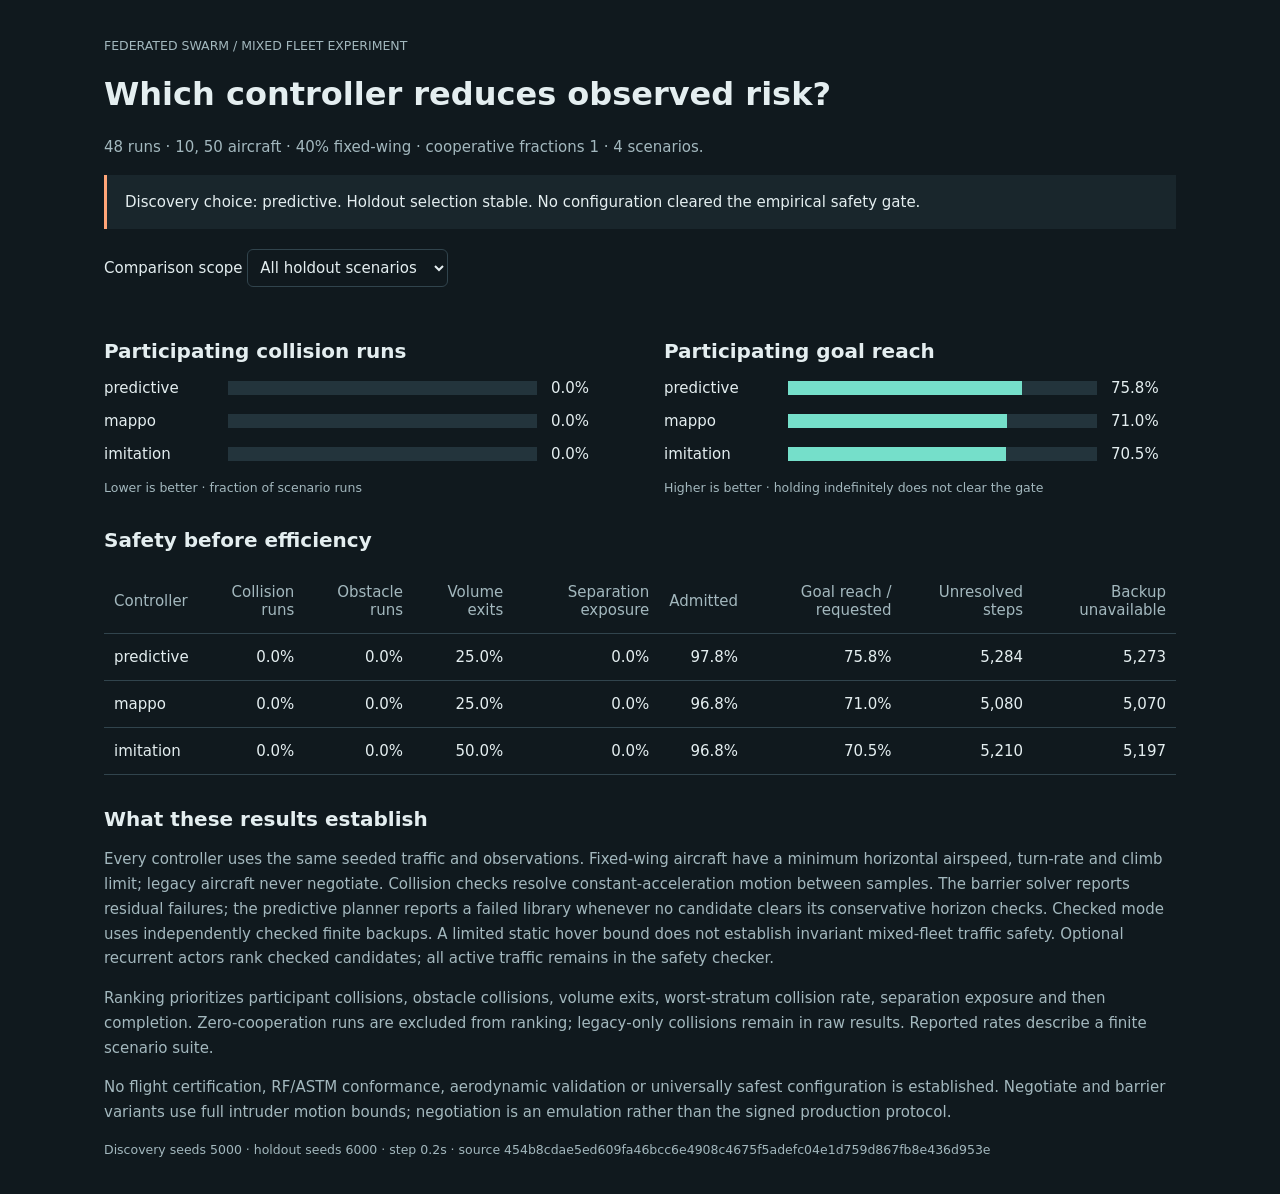
<file: experiments/iteration-03/full-cooperation/report.html>
<!doctype html>
<html lang="en"><head><meta charset="utf-8"><meta name="viewport" content="width=device-width,initial-scale=1">
<title>Federated swarm · Safety comparison</title><style>
:root{color-scheme:dark;--bg:#10191e;--fg:#e4eef0;--muted:#a3b8be;--line:#31444d;--accent:#75dfca;--alert:#ffa578}
*{box-sizing:border-box}body{margin:0;background:var(--bg);color:var(--fg);font:15px system-ui,sans-serif}main{max-width:1120px;margin:auto;padding:36px 24px}h1{font-size:32px;font-weight:600}h2{font-size:20px;margin-top:32px}p{line-height:1.65;color:var(--muted)}.status{padding:18px;border-left:3px solid var(--alert);background:#19262c}label{display:block;margin:20px 0}select{font:inherit;padding:8px;background:var(--bg);color:var(--fg);border:1px solid var(--line);border-radius:6px}table{width:100%;border-collapse:collapse}th,td{padding:14px 10px;text-align:right;border-bottom:1px solid var(--line);font-variant-numeric:tabular-nums}th:first-child,td:first-child{text-align:left}th{font-weight:500;color:var(--muted)}.table-wrap{overflow:auto}.bar-row{display:grid;grid-template-columns:110px 1fr 65px;gap:14px;align-items:center;margin:15px 0}.track{background:#23343c;height:14px}.bar{background:var(--accent);height:100%}.two{display:grid;grid-template-columns:1fr 1fr;gap:48px}small{color:var(--muted)}@media(max-width:700px){.two{display:block}main{padding:20px 14px}}
</style></head><body><main><small>FEDERATED SWARM / MIXED FLEET EXPERIMENT</small><h1>Which controller reduces observed risk?</h1><p id="scope"></p><div class="status" id="status"></div><label>Comparison scope <select id="scenario"><option value="all">All holdout scenarios</option><option value="bounded">Modeled fault bounds</option><option value="outside">Out-of-bounds faults</option></select></label><div class="two"><section><h2>Participating collision runs</h2><div id="risk"></div><small>Lower is better · fraction of scenario runs</small></section><section><h2>Participating goal reach</h2><div id="progress"></div><small>Higher is better · holding indefinitely does not clear the gate</small></section></div><h2>Safety before efficiency</h2><div class="table-wrap"><table><thead><tr><th>Controller</th><th>Collision runs</th><th>Obstacle runs</th><th>Volume exits</th><th>Separation exposure</th><th>Admitted</th><th>Goal reach / requested</th><th>Unresolved steps</th><th>Backup unavailable</th></tr></thead><tbody id="rows"></tbody></table></div><h2>What these results establish</h2><p>Every controller uses the same seeded traffic and observations. Fixed-wing aircraft have a minimum horizontal airspeed, turn-rate and climb limit; legacy aircraft never negotiate. Collision checks resolve constant-acceleration motion between samples. The barrier solver reports residual failures; the predictive planner reports a failed library whenever no candidate clears its conservative horizon checks. Checked mode uses independently checked finite backups. A limited static hover bound does not establish invariant mixed-fleet traffic safety. Optional recurrent actors rank checked candidates; all active traffic remains in the safety checker.</p><p>Ranking prioritizes participant collisions, obstacle collisions, volume exits, worst-stratum collision rate, separation exposure and then completion. Zero-cooperation runs are excluded from ranking; legacy-only collisions remain in raw results. Reported rates describe a finite scenario suite.</p><p>No flight certification, RF/ASTM conformance, aerodynamic validation or universally safest configuration is established. Negotiate and barrier variants use full intruder motion bounds; negotiation is an emulation rather than the signed production protocol.</p><small id="provenance"></small></main><script>
const S={"manifest": {"scenarios": ["crossing", "urban", "overload", "outage_turn"], "counts": [10, 50], "fractions": [1.0], "controllers": ["predictive", "imitation", "mappo"], "discovery_seeds": [5000], "holdout_seeds": [6000], "fixed_wing_fraction": 0.4, "duration_s": 36.0, "dt_s": 0.2, "expected_runs": 48, "source_sha256": "454b8cdae5ed609fa46bcc6e4908c4675f5adefc04e1d759d867fb8e436d953e", "admission": "checked", "admission_limit": 40, "routes": "visibility", "require_invariant_backup": false, "neural_checkpoints": {"imitation": {"checkpoint": "/Users/vibhutripathi/Documents/OpenUTM/repos/Federated swarm/models/imitation.json", "checkpoint_sha256": "860164646f99b3a544974068cec71a3b43a105f95c6e94d8b6c43c2761e4c3ef"}, "mappo": {"checkpoint": "/Users/vibhutripathi/Documents/OpenUTM/repos/Federated swarm/models/mappo.json", "checkpoint_sha256": "90ba571073afee443ceab1596b17fc875c8e6d408dccfa813e9dd0248ec3fe9c"}}, "vehicle_model": "mixed-point-mass-v0", "ranking_order": ["participant collisions", "participant obstacle collisions", "participant volume exits", "worst stratum collisions", "separation exposure", "mission completion"]}, "completed_runs": 48, "expected_runs": 48, "ranking_discovery": [{"controller": "predictive", "eligible_runs": 8, "participant_collision_run_rate": 0.0, "participant_obstacle_run_rate": 0.0, "participant_volume_exit_run_rate": 0.25, "worst_stratum_collision_rate": 0.0, "separation_exposure_ratio": 0.0, "participant_completion_fraction": 0.78, "participant_collision_pairs": 0, "legacy_only_collision_pairs": 0, "filter_infeasible_drone_steps": 0, "predictive_no_admissible_drone_steps": 4701, "kinematic_violation_drone_steps": 0, "participant_admission_fraction": 0.9824999999999999, "queued_aircraft": 7, "route_rejected_aircraft": 0, "backup_unavailable_drone_steps": 4689, "command_deadline_exceeded_runs": 4, "mean_command_p99_ms": 132.72393079554612, "risk_key": [0.0, 0.0, 0.25, 0.0, 0.0, -0.78]}, {"controller": "mappo", "eligible_runs": 8, "participant_collision_run_rate": 0.0, "participant_obstacle_run_rate": 0.0, "participant_volume_exit_run_rate": 0.375, "worst_stratum_collision_rate": 0.0, "separation_exposure_ratio": 0.0, "participant_completion_fraction": 0.7575000000000001, "participant_collision_pairs": 0, "legacy_only_collision_pairs": 0, "filter_infeasible_drone_steps": 0, "predictive_no_admissible_drone_steps": 5087, "kinematic_violation_drone_steps": 0, "participant_admission_fraction": 0.985, "queued_aircraft": 6, "route_rejected_aircraft": 0, "backup_unavailable_drone_steps": 5073, "command_deadline_exceeded_runs": 4, "mean_command_p99_ms": 136.17897696097344, "risk_key": [0.0, 0.0, 0.375, 0.0, 0.0, -0.7575000000000001]}, {"controller": "imitation", "eligible_runs": 8, "participant_collision_run_rate": 0.0, "participant_obstacle_run_rate": 0.0, "participant_volume_exit_run_rate": 0.375, "worst_stratum_collision_rate": 0.0, "separation_exposure_ratio": 0.0, "participant_completion_fraction": 0.74, "participant_collision_pairs": 0, "legacy_only_collision_pairs": 0, "filter_infeasible_drone_steps": 0, "predictive_no_admissible_drone_steps": 5007, "kinematic_violation_drone_steps": 0, "participant_admission_fraction": 0.9824999999999999, "queued_aircraft": 7, "route_rejected_aircraft": 0, "backup_unavailable_drone_steps": 4976, "command_deadline_exceeded_runs": 4, "mean_command_p99_ms": 143.40967377312168, "risk_key": [0.0, 0.0, 0.375, 0.0, 0.0, -0.74]}], "ranking_holdout": [{"controller": "predictive", "eligible_runs": 8, "participant_collision_run_rate": 0.0, "participant_obstacle_run_rate": 0.0, "participant_volume_exit_run_rate": 0.25, "worst_stratum_collision_rate": 0.0, "separation_exposure_ratio": 0.0, "participant_completion_fraction": 0.7575000000000001, "participant_collision_pairs": 0, "legacy_only_collision_pairs": 0, "filter_infeasible_drone_steps": 0, "predictive_no_admissible_drone_steps": 5284, "kinematic_violation_drone_steps": 0, "participant_admission_fraction": 0.9775, "queued_aircraft": 9, "route_rejected_aircraft": 0, "backup_unavailable_drone_steps": 5273, "command_deadline_exceeded_runs": 4, "mean_command_p99_ms": 145.1402816435712, "risk_key": [0.0, 0.0, 0.25, 0.0, 0.0, -0.7575000000000001]}, {"controller": "mappo", "eligible_runs": 8, "participant_collision_run_rate": 0.0, "participant_obstacle_run_rate": 0.0, "participant_volume_exit_run_rate": 0.25, "worst_stratum_collision_rate": 0.0, "separation_exposure_ratio": 0.0, "participant_completion_fraction": 0.71, "participant_collision_pairs": 0, "legacy_only_collision_pairs": 0, "filter_infeasible_drone_steps": 0, "predictive_no_admissible_drone_steps": 5080, "kinematic_violation_drone_steps": 0, "participant_admission_fraction": 0.9675, "queued_aircraft": 13, "route_rejected_aircraft": 0, "backup_unavailable_drone_steps": 5070, "command_deadline_exceeded_runs": 4, "mean_command_p99_ms": 132.87867412180296, "risk_key": [0.0, 0.0, 0.25, 0.0, 0.0, -0.71]}, {"controller": "imitation", "eligible_runs": 8, "participant_collision_run_rate": 0.0, "participant_obstacle_run_rate": 0.0, "participant_volume_exit_run_rate": 0.5, "worst_stratum_collision_rate": 0.0, "separation_exposure_ratio": 0.0, "participant_completion_fraction": 0.7050000000000001, "participant_collision_pairs": 0, "legacy_only_collision_pairs": 0, "filter_infeasible_drone_steps": 0, "predictive_no_admissible_drone_steps": 5210, "kinematic_violation_drone_steps": 0, "participant_admission_fraction": 0.9675, "queued_aircraft": 13, "route_rejected_aircraft": 0, "backup_unavailable_drone_steps": 5197, "command_deadline_exceeded_runs": 5, "mean_command_p99_ms": 143.64283043808445, "risk_key": [0.0, 0.0, 0.5, 0.0, 0.0, -0.7050000000000001]}], "selected_on_discovery": "predictive", "selection_stable_on_holdout": true, "passed_empirical_gate": false, "recommendation": "no-configuration-cleared-safety-gate", "per_scenario_holdout": {"crossing": [{"controller": "predictive", "eligible_runs": 2, "participant_collision_run_rate": 0.0, "participant_obstacle_run_rate": 0.0, "participant_volume_exit_run_rate": 0.0, "worst_stratum_collision_rate": 0.0, "separation_exposure_ratio": 0.0, "participant_completion_fraction": 0.85, "participant_collision_pairs": 0, "legacy_only_collision_pairs": 0, "filter_infeasible_drone_steps": 0, "predictive_no_admissible_drone_steps": 804, "kinematic_violation_drone_steps": 0, "participant_admission_fraction": 1.0, "queued_aircraft": 0, "route_rejected_aircraft": 0, "backup_unavailable_drone_steps": 799, "command_deadline_exceeded_runs": 1, "mean_command_p99_ms": 185.6154529464763, "risk_key": [0.0, 0.0, 0.0, 0.0, 0.0, -0.85]}, {"controller": "mappo", "eligible_runs": 2, "participant_collision_run_rate": 0.0, "participant_obstacle_run_rate": 0.0, "participant_volume_exit_run_rate": 0.0, "worst_stratum_collision_rate": 0.0, "separation_exposure_ratio": 0.0, "participant_completion_fraction": 0.74, "participant_collision_pairs": 0, "legacy_only_collision_pairs": 0, "filter_infeasible_drone_steps": 0, "predictive_no_admissible_drone_steps": 771, "kinematic_violation_drone_steps": 0, "participant_admission_fraction": 0.97, "queued_aircraft": 3, "route_rejected_aircraft": 0, "backup_unavailable_drone_steps": 769, "command_deadline_exceeded_runs": 1, "mean_command_p99_ms": 140.70381641093275, "risk_key": [0.0, 0.0, 0.0, 0.0, 0.0, -0.74]}, {"controller": "imitation", "eligible_runs": 2, "participant_collision_run_rate": 0.0, "participant_obstacle_run_rate": 0.0, "participant_volume_exit_run_rate": 0.5, "worst_stratum_collision_rate": 0.0, "separation_exposure_ratio": 0.0, "participant_completion_fraction": 0.77, "participant_collision_pairs": 0, "legacy_only_collision_pairs": 0, "filter_infeasible_drone_steps": 0, "predictive_no_admissible_drone_steps": 678, "kinematic_violation_drone_steps": 0, "participant_admission_fraction": 0.99, "queued_aircraft": 1, "route_rejected_aircraft": 0, "backup_unavailable_drone_steps": 675, "command_deadline_exceeded_runs": 2, "mean_command_p99_ms": 180.3813927664309, "risk_key": [0.0, 0.0, 0.5, 0.0, 0.0, -0.77]}], "urban": [{"controller": "predictive", "eligible_runs": 2, "participant_collision_run_rate": 0.0, "participant_obstacle_run_rate": 0.0, "participant_volume_exit_run_rate": 0.0, "worst_stratum_collision_rate": 0.0, "separation_exposure_ratio": 0.0, "participant_completion_fraction": 0.78, "participant_collision_pairs": 0, "legacy_only_collision_pairs": 0, "filter_infeasible_drone_steps": 0, "predictive_no_admissible_drone_steps": 722, "kinematic_violation_drone_steps": 0, "participant_admission_fraction": 0.98, "queued_aircraft": 2, "route_rejected_aircraft": 0, "backup_unavailable_drone_steps": 720, "command_deadline_exceeded_runs": 1, "mean_command_p99_ms": 151.45376825097642, "risk_key": [0.0, 0.0, 0.0, 0.0, 0.0, -0.78]}, {"controller": "mappo", "eligible_runs": 2, "participant_collision_run_rate": 0.0, "participant_obstacle_run_rate": 0.0, "participant_volume_exit_run_rate": 0.0, "worst_stratum_collision_rate": 0.0, "separation_exposure_ratio": 0.0, "participant_completion_fraction": 0.72, "participant_collision_pairs": 0, "legacy_only_collision_pairs": 0, "filter_infeasible_drone_steps": 0, "predictive_no_admissible_drone_steps": 739, "kinematic_violation_drone_steps": 0, "participant_admission_fraction": 0.99, "queued_aircraft": 1, "route_rejected_aircraft": 0, "backup_unavailable_drone_steps": 738, "command_deadline_exceeded_runs": 1, "mean_command_p99_ms": 158.90861690903006, "risk_key": [0.0, 0.0, 0.0, 0.0, 0.0, -0.72]}, {"controller": "imitation", "eligible_runs": 2, "participant_collision_run_rate": 0.0, "participant_obstacle_run_rate": 0.0, "participant_volume_exit_run_rate": 0.0, "worst_stratum_collision_rate": 0.0, "separation_exposure_ratio": 0.0, "participant_completion_fraction": 0.62, "participant_collision_pairs": 0, "legacy_only_collision_pairs": 0, "filter_infeasible_drone_steps": 0, "predictive_no_admissible_drone_steps": 928, "kinematic_violation_drone_steps": 0, "participant_admission_fraction": 0.97, "queued_aircraft": 3, "route_rejected_aircraft": 0, "backup_unavailable_drone_steps": 923, "command_deadline_exceeded_runs": 1, "mean_command_p99_ms": 159.7599634286599, "risk_key": [0.0, 0.0, 0.0, 0.0, 0.0, -0.62]}], "overload": [{"controller": "predictive", "eligible_runs": 2, "participant_collision_run_rate": 0.0, "participant_obstacle_run_rate": 0.0, "participant_volume_exit_run_rate": 0.0, "worst_stratum_collision_rate": 0.0, "separation_exposure_ratio": 0.0, "participant_completion_fraction": 0.8200000000000001, "participant_collision_pairs": 0, "legacy_only_collision_pairs": 0, "filter_infeasible_drone_steps": 0, "predictive_no_admissible_drone_steps": 418, "kinematic_violation_drone_steps": 0, "participant_admission_fraction": 0.97, "queued_aircraft": 3, "route_rejected_aircraft": 0, "backup_unavailable_drone_steps": 418, "command_deadline_exceeded_runs": 1, "mean_command_p99_ms": 109.74253980530206, "risk_key": [0.0, 0.0, 0.0, 0.0, 0.0, -0.8200000000000001]}, {"controller": "mappo", "eligible_runs": 2, "participant_collision_run_rate": 0.0, "participant_obstacle_run_rate": 0.0, "participant_volume_exit_run_rate": 0.0, "worst_stratum_collision_rate": 0.0, "separation_exposure_ratio": 0.0, "participant_completion_fraction": 0.75, "participant_collision_pairs": 0, "legacy_only_collision_pairs": 0, "filter_infeasible_drone_steps": 0, "predictive_no_admissible_drone_steps": 347, "kinematic_violation_drone_steps": 0, "participant_admission_fraction": 0.95, "queued_aircraft": 5, "route_rejected_aircraft": 0, "backup_unavailable_drone_steps": 347, "command_deadline_exceeded_runs": 1, "mean_command_p99_ms": 113.0231297215143, "risk_key": [0.0, 0.0, 0.0, 0.0, 0.0, -0.75]}, {"controller": "imitation", "eligible_runs": 2, "participant_collision_run_rate": 0.0, "participant_obstacle_run_rate": 0.0, "participant_volume_exit_run_rate": 0.5, "worst_stratum_collision_rate": 0.0, "separation_exposure_ratio": 0.0, "participant_completion_fraction": 0.8300000000000001, "participant_collision_pairs": 0, "legacy_only_collision_pairs": 0, "filter_infeasible_drone_steps": 0, "predictive_no_admissible_drone_steps": 325, "kinematic_violation_drone_steps": 0, "participant_admission_fraction": 0.94, "queued_aircraft": 6, "route_rejected_aircraft": 0, "backup_unavailable_drone_steps": 322, "command_deadline_exceeded_runs": 1, "mean_command_p99_ms": 99.7961945562566, "risk_key": [0.0, 0.0, 0.5, 0.0, 0.0, -0.8300000000000001]}], "outage_turn": [{"controller": "mappo", "eligible_runs": 2, "participant_collision_run_rate": 0.0, "participant_obstacle_run_rate": 0.0, "participant_volume_exit_run_rate": 1.0, "worst_stratum_collision_rate": 0.0, "separation_exposure_ratio": 0.0, "participant_completion_fraction": 0.63, "participant_collision_pairs": 0, "legacy_only_collision_pairs": 0, "filter_infeasible_drone_steps": 0, "predictive_no_admissible_drone_steps": 3223, "kinematic_violation_drone_steps": 0, "participant_admission_fraction": 0.96, "queued_aircraft": 4, "route_rejected_aircraft": 0, "backup_unavailable_drone_steps": 3216, "command_deadline_exceeded_runs": 1, "mean_command_p99_ms": 118.8791334457347, "risk_key": [0.0, 0.0, 1.0, 0.0, 0.0, -0.63]}, {"controller": "imitation", "eligible_runs": 2, "participant_collision_run_rate": 0.0, "participant_obstacle_run_rate": 0.0, "participant_volume_exit_run_rate": 1.0, "worst_stratum_collision_rate": 0.0, "separation_exposure_ratio": 0.0, "participant_completion_fraction": 0.6, "participant_collision_pairs": 0, "legacy_only_collision_pairs": 0, "filter_infeasible_drone_steps": 0, "predictive_no_admissible_drone_steps": 3279, "kinematic_violation_drone_steps": 0, "participant_admission_fraction": 0.97, "queued_aircraft": 3, "route_rejected_aircraft": 0, "backup_unavailable_drone_steps": 3277, "command_deadline_exceeded_runs": 1, "mean_command_p99_ms": 134.63377100099044, "risk_key": [0.0, 0.0, 1.0, 0.0, 0.0, -0.6]}, {"controller": "predictive", "eligible_runs": 2, "participant_collision_run_rate": 0.0, "participant_obstacle_run_rate": 0.0, "participant_volume_exit_run_rate": 1.0, "worst_stratum_collision_rate": 0.0, "separation_exposure_ratio": 0.0, "participant_completion_fraction": 0.5800000000000001, "participant_collision_pairs": 0, "legacy_only_collision_pairs": 0, "filter_infeasible_drone_steps": 0, "predictive_no_admissible_drone_steps": 3340, "kinematic_violation_drone_steps": 0, "participant_admission_fraction": 0.96, "queued_aircraft": 4, "route_rejected_aircraft": 0, "backup_unavailable_drone_steps": 3336, "command_deadline_exceeded_runs": 1, "mean_command_p99_ms": 133.74936557153, "risk_key": [0.0, 0.0, 1.0, 0.0, 0.0, -0.5800000000000001]}]}, "in_domain_holdout": [{"controller": "predictive", "eligible_runs": 8, "participant_collision_run_rate": 0.0, "participant_obstacle_run_rate": 0.0, "participant_volume_exit_run_rate": 0.25, "worst_stratum_collision_rate": 0.0, "separation_exposure_ratio": 0.0, "participant_completion_fraction": 0.7575000000000001, "participant_collision_pairs": 0, "legacy_only_collision_pairs": 0, "filter_infeasible_drone_steps": 0, "predictive_no_admissible_drone_steps": 5284, "kinematic_violation_drone_steps": 0, "participant_admission_fraction": 0.9775, "queued_aircraft": 9, "route_rejected_aircraft": 0, "backup_unavailable_drone_steps": 5273, "command_deadline_exceeded_runs": 4, "mean_command_p99_ms": 145.1402816435712, "risk_key": [0.0, 0.0, 0.25, 0.0, 0.0, -0.7575000000000001]}, {"controller": "mappo", "eligible_runs": 8, "participant_collision_run_rate": 0.0, "participant_obstacle_run_rate": 0.0, "participant_volume_exit_run_rate": 0.25, "worst_stratum_collision_rate": 0.0, "separation_exposure_ratio": 0.0, "participant_completion_fraction": 0.71, "participant_collision_pairs": 0, "legacy_only_collision_pairs": 0, "filter_infeasible_drone_steps": 0, "predictive_no_admissible_drone_steps": 5080, "kinematic_violation_drone_steps": 0, "participant_admission_fraction": 0.9675, "queued_aircraft": 13, "route_rejected_aircraft": 0, "backup_unavailable_drone_steps": 5070, "command_deadline_exceeded_runs": 4, "mean_command_p99_ms": 132.87867412180296, "risk_key": [0.0, 0.0, 0.25, 0.0, 0.0, -0.71]}, {"controller": "imitation", "eligible_runs": 8, "participant_collision_run_rate": 0.0, "participant_obstacle_run_rate": 0.0, "participant_volume_exit_run_rate": 0.5, "worst_stratum_collision_rate": 0.0, "separation_exposure_ratio": 0.0, "participant_completion_fraction": 0.7050000000000001, "participant_collision_pairs": 0, "legacy_only_collision_pairs": 0, "filter_infeasible_drone_steps": 0, "predictive_no_admissible_drone_steps": 5210, "kinematic_violation_drone_steps": 0, "participant_admission_fraction": 0.9675, "queued_aircraft": 13, "route_rejected_aircraft": 0, "backup_unavailable_drone_steps": 5197, "command_deadline_exceeded_runs": 5, "mean_command_p99_ms": 143.64283043808445, "risk_key": [0.0, 0.0, 0.5, 0.0, 0.0, -0.7050000000000001]}], "out_of_bounds_holdout": [], "zero_cooperation_runs": 0, "statistics_note": "Descriptive finite-suite results; paired seeds and all strata are published. No universal safest or certification inference. Individual trajectories sharing a scenario are not independent trials.", "software": {"version": "0.3.0", "python": "3.14.6"}, "results_sha256": "91aa895c52058085a99500ee2c3abd3dfb9db9c315efc20e78ef03f5f9baaf69"};
const pct=v=>(100*v).toFixed(1)+'%';
document.getElementById('scope').textContent=`${S.completed_runs.toLocaleString()} runs · ${S.manifest.counts.join(', ')} aircraft · ${S.manifest.fixed_wing_fraction*100}% fixed-wing · cooperative fractions ${S.manifest.fractions.join(', ')} · ${S.manifest.scenarios.length} scenarios.`;
document.getElementById('status').textContent=`Discovery choice: ${S.selected_on_discovery}. Holdout selection ${S.selection_stable_on_holdout?'stable':'unstable'}. ${S.passed_empirical_gate?'Passed the finite-suite empirical gate.':'No configuration cleared the empirical safety gate.'}`;
document.getElementById('provenance').textContent=`Discovery seeds ${S.manifest.discovery_seeds.join(', ')} · holdout seeds ${S.manifest.holdout_seeds.join(', ')} · step ${S.manifest.dt_s}s · source ${S.manifest.source_sha256}`;
const select=document.getElementById('scenario');Object.keys(S.per_scenario_holdout).forEach(name=>{let o=document.createElement('option');o.value=name;o.textContent=name.replaceAll('_',' ');select.append(o)});
function draw(){let rows=select.value==='all'?S.ranking_holdout:select.value==='bounded'?S.in_domain_holdout:select.value==='outside'?S.out_of_bounds_holdout:S.per_scenario_holdout[select.value];document.getElementById('rows').replaceChildren();['risk','progress'].forEach(id=>document.getElementById(id).replaceChildren());for(const r of rows){let tr=document.createElement('tr');for(const x of [r.controller,pct(r.participant_collision_run_rate),pct(r.participant_obstacle_run_rate),pct(r.participant_volume_exit_run_rate),pct(r.separation_exposure_ratio),pct(r.participant_admission_fraction??1),pct(r.participant_completion_fraction),(r.filter_infeasible_drone_steps+(r.predictive_no_admissible_drone_steps||0)).toLocaleString(),(r.backup_unavailable_drone_steps||0).toLocaleString()]){let td=document.createElement('td');td.textContent=x;tr.append(td)}document.getElementById('rows').append(tr);for(const [id,value] of [['risk',r.participant_collision_run_rate],['progress',r.participant_completion_fraction]]){let row=document.createElement('div');row.className='bar-row';let label=document.createElement('span');label.textContent=r.controller;let track=document.createElement('div');track.className='track';let bar=document.createElement('div');bar.className='bar';bar.style.width=(value*100)+'%';track.append(bar);let val=document.createElement('span');val.textContent=pct(value);row.append(label,track,val);document.getElementById(id).append(row)}}}select.addEventListener('change',draw);draw();
</script></body></html>
</file>
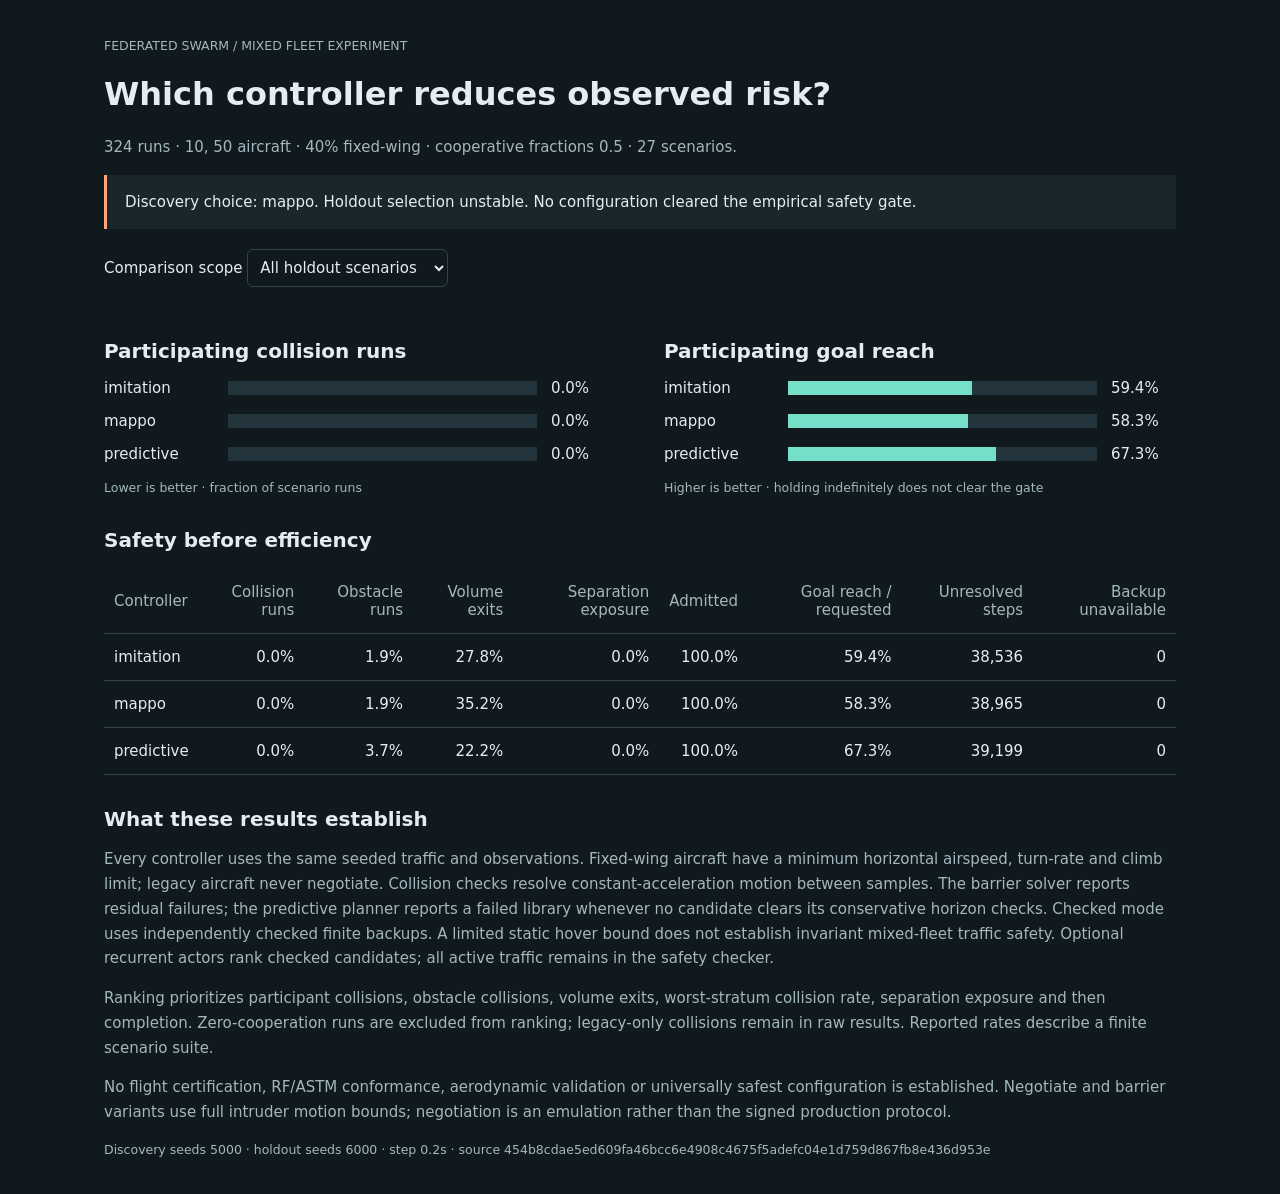
<file: experiments/iteration-03/off/report.html>
<!doctype html>
<html lang="en"><head><meta charset="utf-8"><meta name="viewport" content="width=device-width,initial-scale=1">
<title>Federated swarm · Safety comparison</title><style>
:root{color-scheme:dark;--bg:#10191e;--fg:#e4eef0;--muted:#a3b8be;--line:#31444d;--accent:#75dfca;--alert:#ffa578}
*{box-sizing:border-box}body{margin:0;background:var(--bg);color:var(--fg);font:15px system-ui,sans-serif}main{max-width:1120px;margin:auto;padding:36px 24px}h1{font-size:32px;font-weight:600}h2{font-size:20px;margin-top:32px}p{line-height:1.65;color:var(--muted)}.status{padding:18px;border-left:3px solid var(--alert);background:#19262c}label{display:block;margin:20px 0}select{font:inherit;padding:8px;background:var(--bg);color:var(--fg);border:1px solid var(--line);border-radius:6px}table{width:100%;border-collapse:collapse}th,td{padding:14px 10px;text-align:right;border-bottom:1px solid var(--line);font-variant-numeric:tabular-nums}th:first-child,td:first-child{text-align:left}th{font-weight:500;color:var(--muted)}.table-wrap{overflow:auto}.bar-row{display:grid;grid-template-columns:110px 1fr 65px;gap:14px;align-items:center;margin:15px 0}.track{background:#23343c;height:14px}.bar{background:var(--accent);height:100%}.two{display:grid;grid-template-columns:1fr 1fr;gap:48px}small{color:var(--muted)}@media(max-width:700px){.two{display:block}main{padding:20px 14px}}
</style></head><body><main><small>FEDERATED SWARM / MIXED FLEET EXPERIMENT</small><h1>Which controller reduces observed risk?</h1><p id="scope"></p><div class="status" id="status"></div><label>Comparison scope <select id="scenario"><option value="all">All holdout scenarios</option><option value="bounded">Modeled fault bounds</option><option value="outside">Out-of-bounds faults</option></select></label><div class="two"><section><h2>Participating collision runs</h2><div id="risk"></div><small>Lower is better · fraction of scenario runs</small></section><section><h2>Participating goal reach</h2><div id="progress"></div><small>Higher is better · holding indefinitely does not clear the gate</small></section></div><h2>Safety before efficiency</h2><div class="table-wrap"><table><thead><tr><th>Controller</th><th>Collision runs</th><th>Obstacle runs</th><th>Volume exits</th><th>Separation exposure</th><th>Admitted</th><th>Goal reach / requested</th><th>Unresolved steps</th><th>Backup unavailable</th></tr></thead><tbody id="rows"></tbody></table></div><h2>What these results establish</h2><p>Every controller uses the same seeded traffic and observations. Fixed-wing aircraft have a minimum horizontal airspeed, turn-rate and climb limit; legacy aircraft never negotiate. Collision checks resolve constant-acceleration motion between samples. The barrier solver reports residual failures; the predictive planner reports a failed library whenever no candidate clears its conservative horizon checks. Checked mode uses independently checked finite backups. A limited static hover bound does not establish invariant mixed-fleet traffic safety. Optional recurrent actors rank checked candidates; all active traffic remains in the safety checker.</p><p>Ranking prioritizes participant collisions, obstacle collisions, volume exits, worst-stratum collision rate, separation exposure and then completion. Zero-cooperation runs are excluded from ranking; legacy-only collisions remain in raw results. Reported rates describe a finite scenario suite.</p><p>No flight certification, RF/ASTM conformance, aerodynamic validation or universally safest configuration is established. Negotiate and barrier variants use full intruder motion bounds; negotiation is an emulation rather than the signed production protocol.</p><small id="provenance"></small></main><script>
const S={"manifest": {"scenarios": ["head_on", "crossing", "overtaking", "merge", "corridor", "vertical", "urban", "blocked_escape", "overload", "boundary_handoff", "sudden_turn", "stopped_legacy", "packet_loss", "stale_telemetry", "network_outage", "sensor_occlusion", "gnss_bias", "datum_error", "identity_ambiguity", "wind_gust", "actuator_lag", "bound_violation", "solver_overrun", "partial_commit", "loss_wind", "outage_turn", "lag_datum"], "counts": [10, 50], "fractions": [0.5], "controllers": ["predictive", "imitation", "mappo"], "discovery_seeds": [5000], "holdout_seeds": [6000], "fixed_wing_fraction": 0.4, "duration_s": 36.0, "dt_s": 0.2, "expected_runs": 324, "source_sha256": "454b8cdae5ed609fa46bcc6e4908c4675f5adefc04e1d759d867fb8e436d953e", "admission": "off", "admission_limit": 40, "routes": "off", "require_invariant_backup": false, "neural_checkpoints": {"imitation": {"checkpoint": "/Users/vibhutripathi/Documents/OpenUTM/repos/Federated swarm/models/imitation.json", "checkpoint_sha256": "860164646f99b3a544974068cec71a3b43a105f95c6e94d8b6c43c2761e4c3ef"}, "mappo": {"checkpoint": "/Users/vibhutripathi/Documents/OpenUTM/repos/Federated swarm/models/mappo.json", "checkpoint_sha256": "90ba571073afee443ceab1596b17fc875c8e6d408dccfa813e9dd0248ec3fe9c"}}, "vehicle_model": "mixed-point-mass-v0", "ranking_order": ["participant collisions", "participant obstacle collisions", "participant volume exits", "worst stratum collisions", "separation exposure", "mission completion"]}, "completed_runs": 324, "expected_runs": 324, "ranking_discovery": [{"controller": "mappo", "eligible_runs": 54, "participant_collision_run_rate": 0.0, "participant_obstacle_run_rate": 0.0, "participant_volume_exit_run_rate": 0.3148148148148148, "worst_stratum_collision_rate": 0.0, "separation_exposure_ratio": 1.1578322927599383e-05, "participant_completion_fraction": 0.5977777777777779, "participant_collision_pairs": 0, "legacy_only_collision_pairs": 24, "filter_infeasible_drone_steps": 0, "predictive_no_admissible_drone_steps": 44360, "kinematic_violation_drone_steps": 797, "participant_admission_fraction": 1.0, "queued_aircraft": 0, "route_rejected_aircraft": 0, "backup_unavailable_drone_steps": 0, "command_deadline_exceeded_runs": 2, "mean_command_p99_ms": 45.855683315180514, "risk_key": [0.0, 0.0, 0.3148148148148148, 0.0, 1.1578322927599383e-05, -0.5977777777777779]}, {"controller": "imitation", "eligible_runs": 54, "participant_collision_run_rate": 0.0, "participant_obstacle_run_rate": 0.0, "participant_volume_exit_run_rate": 0.46296296296296297, "worst_stratum_collision_rate": 0.0, "separation_exposure_ratio": 1.1922597136805323e-05, "participant_completion_fraction": 0.5933333333333333, "participant_collision_pairs": 0, "legacy_only_collision_pairs": 24, "filter_infeasible_drone_steps": 0, "predictive_no_admissible_drone_steps": 45260, "kinematic_violation_drone_steps": 806, "participant_admission_fraction": 1.0, "queued_aircraft": 0, "route_rejected_aircraft": 0, "backup_unavailable_drone_steps": 0, "command_deadline_exceeded_runs": 1, "mean_command_p99_ms": 42.70042373905911, "risk_key": [0.0, 0.0, 0.46296296296296297, 0.0, 1.1922597136805323e-05, -0.5933333333333333]}, {"controller": "predictive", "eligible_runs": 54, "participant_collision_run_rate": 0.018518518518518517, "participant_obstacle_run_rate": 0.0, "participant_volume_exit_run_rate": 0.4444444444444444, "worst_stratum_collision_rate": 1.0, "separation_exposure_ratio": 2.932047555741673e-05, "participant_completion_fraction": 0.64, "participant_collision_pairs": 1, "legacy_only_collision_pairs": 24, "filter_infeasible_drone_steps": 0, "predictive_no_admissible_drone_steps": 45865, "kinematic_violation_drone_steps": 794, "participant_admission_fraction": 1.0, "queued_aircraft": 0, "route_rejected_aircraft": 0, "backup_unavailable_drone_steps": 0, "command_deadline_exceeded_runs": 0, "mean_command_p99_ms": 41.791709566446315, "risk_key": [0.018518518518518517, 0.0, 0.4444444444444444, 1.0, 2.932047555741673e-05, -0.64]}], "ranking_holdout": [{"controller": "imitation", "eligible_runs": 54, "participant_collision_run_rate": 0.0, "participant_obstacle_run_rate": 0.018518518518518517, "participant_volume_exit_run_rate": 0.2777777777777778, "worst_stratum_collision_rate": 0.0, "separation_exposure_ratio": 1.0169670787417267e-05, "participant_completion_fraction": 0.5940740740740741, "participant_collision_pairs": 0, "legacy_only_collision_pairs": 87, "filter_infeasible_drone_steps": 0, "predictive_no_admissible_drone_steps": 38536, "kinematic_violation_drone_steps": 660, "participant_admission_fraction": 1.0, "queued_aircraft": 0, "route_rejected_aircraft": 0, "backup_unavailable_drone_steps": 0, "command_deadline_exceeded_runs": 2, "mean_command_p99_ms": 44.39150796116914, "risk_key": [0.0, 0.018518518518518517, 0.2777777777777778, 0.0, 1.0169670787417267e-05, -0.5940740740740741]}, {"controller": "mappo", "eligible_runs": 54, "participant_collision_run_rate": 0.0, "participant_obstacle_run_rate": 0.018518518518518517, "participant_volume_exit_run_rate": 0.35185185185185186, "worst_stratum_collision_rate": 0.0, "separation_exposure_ratio": 1.0150058464336751e-05, "participant_completion_fraction": 0.582962962962963, "participant_collision_pairs": 0, "legacy_only_collision_pairs": 87, "filter_infeasible_drone_steps": 0, "predictive_no_admissible_drone_steps": 38965, "kinematic_violation_drone_steps": 741, "participant_admission_fraction": 1.0, "queued_aircraft": 0, "route_rejected_aircraft": 0, "backup_unavailable_drone_steps": 0, "command_deadline_exceeded_runs": 2, "mean_command_p99_ms": 48.47310318884416, "risk_key": [0.0, 0.018518518518518517, 0.35185185185185186, 0.0, 1.0150058464336751e-05, -0.582962962962963]}, {"controller": "predictive", "eligible_runs": 54, "participant_collision_run_rate": 0.0, "participant_obstacle_run_rate": 0.037037037037037035, "participant_volume_exit_run_rate": 0.2222222222222222, "worst_stratum_collision_rate": 0.0, "separation_exposure_ratio": 1.0687219223480436e-05, "participant_completion_fraction": 0.6733333333333333, "participant_collision_pairs": 0, "legacy_only_collision_pairs": 87, "filter_infeasible_drone_steps": 0, "predictive_no_admissible_drone_steps": 39199, "kinematic_violation_drone_steps": 670, "participant_admission_fraction": 1.0, "queued_aircraft": 0, "route_rejected_aircraft": 0, "backup_unavailable_drone_steps": 0, "command_deadline_exceeded_runs": 1, "mean_command_p99_ms": 41.15880807524166, "risk_key": [0.0, 0.037037037037037035, 0.2222222222222222, 0.0, 1.0687219223480436e-05, -0.6733333333333333]}], "selected_on_discovery": "mappo", "selection_stable_on_holdout": false, "passed_empirical_gate": false, "recommendation": "no-configuration-cleared-safety-gate", "per_scenario_holdout": {"head_on": [{"controller": "predictive", "eligible_runs": 2, "participant_collision_run_rate": 0.0, "participant_obstacle_run_rate": 0.0, "participant_volume_exit_run_rate": 0.0, "worst_stratum_collision_rate": 0.0, "separation_exposure_ratio": 0.0, "participant_completion_fraction": 0.8400000000000001, "participant_collision_pairs": 0, "legacy_only_collision_pairs": 1, "filter_infeasible_drone_steps": 0, "predictive_no_admissible_drone_steps": 774, "kinematic_violation_drone_steps": 0, "participant_admission_fraction": 1.0, "queued_aircraft": 0, "route_rejected_aircraft": 0, "backup_unavailable_drone_steps": 0, "command_deadline_exceeded_runs": 0, "mean_command_p99_ms": 32.80121906696878, "risk_key": [0.0, 0.0, 0.0, 0.0, 0.0, -0.8400000000000001]}, {"controller": "imitation", "eligible_runs": 2, "participant_collision_run_rate": 0.0, "participant_obstacle_run_rate": 0.0, "participant_volume_exit_run_rate": 0.0, "worst_stratum_collision_rate": 0.0, "separation_exposure_ratio": 0.0, "participant_completion_fraction": 0.78, "participant_collision_pairs": 0, "legacy_only_collision_pairs": 1, "filter_infeasible_drone_steps": 0, "predictive_no_admissible_drone_steps": 871, "kinematic_violation_drone_steps": 0, "participant_admission_fraction": 1.0, "queued_aircraft": 0, "route_rejected_aircraft": 0, "backup_unavailable_drone_steps": 0, "command_deadline_exceeded_runs": 0, "mean_command_p99_ms": 30.115308884014677, "risk_key": [0.0, 0.0, 0.0, 0.0, 0.0, -0.78]}, {"controller": "mappo", "eligible_runs": 2, "participant_collision_run_rate": 0.0, "participant_obstacle_run_rate": 0.0, "participant_volume_exit_run_rate": 0.5, "worst_stratum_collision_rate": 0.0, "separation_exposure_ratio": 0.0, "participant_completion_fraction": 0.7, "participant_collision_pairs": 0, "legacy_only_collision_pairs": 1, "filter_infeasible_drone_steps": 0, "predictive_no_admissible_drone_steps": 992, "kinematic_violation_drone_steps": 0, "participant_admission_fraction": 1.0, "queued_aircraft": 0, "route_rejected_aircraft": 0, "backup_unavailable_drone_steps": 0, "command_deadline_exceeded_runs": 0, "mean_command_p99_ms": 31.883548855294073, "risk_key": [0.0, 0.0, 0.5, 0.0, 0.0, -0.7]}], "crossing": [{"controller": "predictive", "eligible_runs": 2, "participant_collision_run_rate": 0.0, "participant_obstacle_run_rate": 0.0, "participant_volume_exit_run_rate": 0.0, "worst_stratum_collision_rate": 0.0, "separation_exposure_ratio": 0.0, "participant_completion_fraction": 0.72, "participant_collision_pairs": 0, "legacy_only_collision_pairs": 3, "filter_infeasible_drone_steps": 0, "predictive_no_admissible_drone_steps": 785, "kinematic_violation_drone_steps": 0, "participant_admission_fraction": 1.0, "queued_aircraft": 0, "route_rejected_aircraft": 0, "backup_unavailable_drone_steps": 0, "command_deadline_exceeded_runs": 0, "mean_command_p99_ms": 27.167097591554942, "risk_key": [0.0, 0.0, 0.0, 0.0, 0.0, -0.72]}, {"controller": "mappo", "eligible_runs": 2, "participant_collision_run_rate": 0.0, "participant_obstacle_run_rate": 0.0, "participant_volume_exit_run_rate": 0.0, "worst_stratum_collision_rate": 0.0, "separation_exposure_ratio": 0.0, "participant_completion_fraction": 0.68, "participant_collision_pairs": 0, "legacy_only_collision_pairs": 3, "filter_infeasible_drone_steps": 0, "predictive_no_admissible_drone_steps": 791, "kinematic_violation_drone_steps": 0, "participant_admission_fraction": 1.0, "queued_aircraft": 0, "route_rejected_aircraft": 0, "backup_unavailable_drone_steps": 0, "command_deadline_exceeded_runs": 0, "mean_command_p99_ms": 30.938413787262146, "risk_key": [0.0, 0.0, 0.0, 0.0, 0.0, -0.68]}, {"controller": "imitation", "eligible_runs": 2, "participant_collision_run_rate": 0.0, "participant_obstacle_run_rate": 0.0, "participant_volume_exit_run_rate": 0.0, "worst_stratum_collision_rate": 0.0, "separation_exposure_ratio": 0.0, "participant_completion_fraction": 0.62, "participant_collision_pairs": 0, "legacy_only_collision_pairs": 3, "filter_infeasible_drone_steps": 0, "predictive_no_admissible_drone_steps": 784, "kinematic_violation_drone_steps": 0, "participant_admission_fraction": 1.0, "queued_aircraft": 0, "route_rejected_aircraft": 0, "backup_unavailable_drone_steps": 0, "command_deadline_exceeded_runs": 0, "mean_command_p99_ms": 34.175022143099376, "risk_key": [0.0, 0.0, 0.0, 0.0, 0.0, -0.62]}], "overtaking": [{"controller": "predictive", "eligible_runs": 2, "participant_collision_run_rate": 0.0, "participant_obstacle_run_rate": 0.0, "participant_volume_exit_run_rate": 0.0, "worst_stratum_collision_rate": 0.0, "separation_exposure_ratio": 0.0, "participant_completion_fraction": 0.72, "participant_collision_pairs": 0, "legacy_only_collision_pairs": 0, "filter_infeasible_drone_steps": 0, "predictive_no_admissible_drone_steps": 1488, "kinematic_violation_drone_steps": 0, "participant_admission_fraction": 1.0, "queued_aircraft": 0, "route_rejected_aircraft": 0, "backup_unavailable_drone_steps": 0, "command_deadline_exceeded_runs": 0, "mean_command_p99_ms": 30.61827121433452, "risk_key": [0.0, 0.0, 0.0, 0.0, 0.0, -0.72]}, {"controller": "mappo", "eligible_runs": 2, "participant_collision_run_rate": 0.0, "participant_obstacle_run_rate": 0.0, "participant_volume_exit_run_rate": 0.5, "worst_stratum_collision_rate": 0.0, "separation_exposure_ratio": 0.0, "participant_completion_fraction": 0.8, "participant_collision_pairs": 0, "legacy_only_collision_pairs": 0, "filter_infeasible_drone_steps": 0, "predictive_no_admissible_drone_steps": 1261, "kinematic_violation_drone_steps": 0, "participant_admission_fraction": 1.0, "queued_aircraft": 0, "route_rejected_aircraft": 0, "backup_unavailable_drone_steps": 0, "command_deadline_exceeded_runs": 0, "mean_command_p99_ms": 30.492887851432897, "risk_key": [0.0, 0.0, 0.5, 0.0, 0.0, -0.8]}, {"controller": "imitation", "eligible_runs": 2, "participant_collision_run_rate": 0.0, "participant_obstacle_run_rate": 0.0, "participant_volume_exit_run_rate": 0.5, "worst_stratum_collision_rate": 0.0, "separation_exposure_ratio": 0.0, "participant_completion_fraction": 0.76, "participant_collision_pairs": 0, "legacy_only_collision_pairs": 0, "filter_infeasible_drone_steps": 0, "predictive_no_admissible_drone_steps": 1391, "kinematic_violation_drone_steps": 0, "participant_admission_fraction": 1.0, "queued_aircraft": 0, "route_rejected_aircraft": 0, "backup_unavailable_drone_steps": 0, "command_deadline_exceeded_runs": 0, "mean_command_p99_ms": 29.58417657333485, "risk_key": [0.0, 0.0, 0.5, 0.0, 0.0, -0.76]}], "merge": [{"controller": "predictive", "eligible_runs": 2, "participant_collision_run_rate": 0.0, "participant_obstacle_run_rate": 0.0, "participant_volume_exit_run_rate": 0.0, "worst_stratum_collision_rate": 0.0, "separation_exposure_ratio": 0.0, "participant_completion_fraction": 0.74, "participant_collision_pairs": 0, "legacy_only_collision_pairs": 5, "filter_infeasible_drone_steps": 0, "predictive_no_admissible_drone_steps": 854, "kinematic_violation_drone_steps": 0, "participant_admission_fraction": 1.0, "queued_aircraft": 0, "route_rejected_aircraft": 0, "backup_unavailable_drone_steps": 0, "command_deadline_exceeded_runs": 0, "mean_command_p99_ms": 31.98185540175475, "risk_key": [0.0, 0.0, 0.0, 0.0, 0.0, -0.74]}, {"controller": "imitation", "eligible_runs": 2, "participant_collision_run_rate": 0.0, "participant_obstacle_run_rate": 0.0, "participant_volume_exit_run_rate": 0.0, "worst_stratum_collision_rate": 0.0, "separation_exposure_ratio": 0.0, "participant_completion_fraction": 0.7, "participant_collision_pairs": 0, "legacy_only_collision_pairs": 5, "filter_infeasible_drone_steps": 0, "predictive_no_admissible_drone_steps": 736, "kinematic_violation_drone_steps": 0, "participant_admission_fraction": 1.0, "queued_aircraft": 0, "route_rejected_aircraft": 0, "backup_unavailable_drone_steps": 0, "command_deadline_exceeded_runs": 0, "mean_command_p99_ms": 29.14684817969829, "risk_key": [0.0, 0.0, 0.0, 0.0, 0.0, -0.7]}, {"controller": "mappo", "eligible_runs": 2, "participant_collision_run_rate": 0.0, "participant_obstacle_run_rate": 0.0, "participant_volume_exit_run_rate": 0.5, "worst_stratum_collision_rate": 0.0, "separation_exposure_ratio": 0.0, "participant_completion_fraction": 0.6799999999999999, "participant_collision_pairs": 0, "legacy_only_collision_pairs": 5, "filter_infeasible_drone_steps": 0, "predictive_no_admissible_drone_steps": 836, "kinematic_violation_drone_steps": 0, "participant_admission_fraction": 1.0, "queued_aircraft": 0, "route_rejected_aircraft": 0, "backup_unavailable_drone_steps": 0, "command_deadline_exceeded_runs": 0, "mean_command_p99_ms": 31.5472418493664, "risk_key": [0.0, 0.0, 0.5, 0.0, 0.0, -0.6799999999999999]}], "corridor": [{"controller": "predictive", "eligible_runs": 2, "participant_collision_run_rate": 0.0, "participant_obstacle_run_rate": 0.0, "participant_volume_exit_run_rate": 0.0, "worst_stratum_collision_rate": 0.0, "separation_exposure_ratio": 0.0, "participant_completion_fraction": 0.74, "participant_collision_pairs": 0, "legacy_only_collision_pairs": 5, "filter_infeasible_drone_steps": 0, "predictive_no_admissible_drone_steps": 854, "kinematic_violation_drone_steps": 0, "participant_admission_fraction": 1.0, "queued_aircraft": 0, "route_rejected_aircraft": 0, "backup_unavailable_drone_steps": 0, "command_deadline_exceeded_runs": 0, "mean_command_p99_ms": 40.861635507462786, "risk_key": [0.0, 0.0, 0.0, 0.0, 0.0, -0.74]}, {"controller": "imitation", "eligible_runs": 2, "participant_collision_run_rate": 0.0, "participant_obstacle_run_rate": 0.0, "participant_volume_exit_run_rate": 0.0, "worst_stratum_collision_rate": 0.0, "separation_exposure_ratio": 0.0, "participant_completion_fraction": 0.7, "participant_collision_pairs": 0, "legacy_only_collision_pairs": 5, "filter_infeasible_drone_steps": 0, "predictive_no_admissible_drone_steps": 736, "kinematic_violation_drone_steps": 0, "participant_admission_fraction": 1.0, "queued_aircraft": 0, "route_rejected_aircraft": 0, "backup_unavailable_drone_steps": 0, "command_deadline_exceeded_runs": 0, "mean_command_p99_ms": 38.92809575303545, "risk_key": [0.0, 0.0, 0.0, 0.0, 0.0, -0.7]}, {"controller": "mappo", "eligible_runs": 2, "participant_collision_run_rate": 0.0, "participant_obstacle_run_rate": 0.0, "participant_volume_exit_run_rate": 0.5, "worst_stratum_collision_rate": 0.0, "separation_exposure_ratio": 0.0, "participant_completion_fraction": 0.6799999999999999, "participant_collision_pairs": 0, "legacy_only_collision_pairs": 5, "filter_infeasible_drone_steps": 0, "predictive_no_admissible_drone_steps": 836, "kinematic_violation_drone_steps": 0, "participant_admission_fraction": 1.0, "queued_aircraft": 0, "route_rejected_aircraft": 0, "backup_unavailable_drone_steps": 0, "command_deadline_exceeded_runs": 0, "mean_command_p99_ms": 33.69486073759617, "risk_key": [0.0, 0.0, 0.5, 0.0, 0.0, -0.6799999999999999]}], "vertical": [{"controller": "predictive", "eligible_runs": 2, "participant_collision_run_rate": 0.0, "participant_obstacle_run_rate": 0.0, "participant_volume_exit_run_rate": 0.0, "worst_stratum_collision_rate": 0.0, "separation_exposure_ratio": 0.0, "participant_completion_fraction": 0.5, "participant_collision_pairs": 0, "legacy_only_collision_pairs": 5, "filter_infeasible_drone_steps": 0, "predictive_no_admissible_drone_steps": 1354, "kinematic_violation_drone_steps": 0, "participant_admission_fraction": 1.0, "queued_aircraft": 0, "route_rejected_aircraft": 0, "backup_unavailable_drone_steps": 0, "command_deadline_exceeded_runs": 0, "mean_command_p99_ms": 31.005341409327258, "risk_key": [0.0, 0.0, 0.0, 0.0, 0.0, -0.5]}, {"controller": "mappo", "eligible_runs": 2, "participant_collision_run_rate": 0.0, "participant_obstacle_run_rate": 0.0, "participant_volume_exit_run_rate": 0.0, "worst_stratum_collision_rate": 0.0, "separation_exposure_ratio": 0.0, "participant_completion_fraction": 0.38, "participant_collision_pairs": 0, "legacy_only_collision_pairs": 5, "filter_infeasible_drone_steps": 0, "predictive_no_admissible_drone_steps": 1370, "kinematic_violation_drone_steps": 0, "participant_admission_fraction": 1.0, "queued_aircraft": 0, "route_rejected_aircraft": 0, "backup_unavailable_drone_steps": 0, "command_deadline_exceeded_runs": 0, "mean_command_p99_ms": 60.610586035145495, "risk_key": [0.0, 0.0, 0.0, 0.0, 0.0, -0.38]}, {"controller": "imitation", "eligible_runs": 2, "participant_collision_run_rate": 0.0, "participant_obstacle_run_rate": 0.0, "participant_volume_exit_run_rate": 0.0, "worst_stratum_collision_rate": 0.0, "separation_exposure_ratio": 0.0, "participant_completion_fraction": 0.36, "participant_collision_pairs": 0, "legacy_only_collision_pairs": 5, "filter_infeasible_drone_steps": 0, "predictive_no_admissible_drone_steps": 1526, "kinematic_violation_drone_steps": 0, "participant_admission_fraction": 1.0, "queued_aircraft": 0, "route_rejected_aircraft": 0, "backup_unavailable_drone_steps": 0, "command_deadline_exceeded_runs": 0, "mean_command_p99_ms": 36.39249135605496, "risk_key": [0.0, 0.0, 0.0, 0.0, 0.0, -0.36]}], "urban": [{"controller": "predictive", "eligible_runs": 2, "participant_collision_run_rate": 0.0, "participant_obstacle_run_rate": 0.0, "participant_volume_exit_run_rate": 0.0, "worst_stratum_collision_rate": 0.0, "separation_exposure_ratio": 0.0, "participant_completion_fraction": 0.8200000000000001, "participant_collision_pairs": 0, "legacy_only_collision_pairs": 3, "filter_infeasible_drone_steps": 0, "predictive_no_admissible_drone_steps": 713, "kinematic_violation_drone_steps": 0, "participant_admission_fraction": 1.0, "queued_aircraft": 0, "route_rejected_aircraft": 0, "backup_unavailable_drone_steps": 0, "command_deadline_exceeded_runs": 0, "mean_command_p99_ms": 29.72331600114559, "risk_key": [0.0, 0.0, 0.0, 0.0, 0.0, -0.8200000000000001]}, {"controller": "mappo", "eligible_runs": 2, "participant_collision_run_rate": 0.0, "participant_obstacle_run_rate": 0.0, "participant_volume_exit_run_rate": 0.0, "worst_stratum_collision_rate": 0.0, "separation_exposure_ratio": 0.0, "participant_completion_fraction": 0.68, "participant_collision_pairs": 0, "legacy_only_collision_pairs": 3, "filter_infeasible_drone_steps": 0, "predictive_no_admissible_drone_steps": 728, "kinematic_violation_drone_steps": 0, "participant_admission_fraction": 1.0, "queued_aircraft": 0, "route_rejected_aircraft": 0, "backup_unavailable_drone_steps": 0, "command_deadline_exceeded_runs": 0, "mean_command_p99_ms": 53.46341849781315, "risk_key": [0.0, 0.0, 0.0, 0.0, 0.0, -0.68]}, {"controller": "imitation", "eligible_runs": 2, "participant_collision_run_rate": 0.0, "participant_obstacle_run_rate": 0.0, "participant_volume_exit_run_rate": 0.0, "worst_stratum_collision_rate": 0.0, "separation_exposure_ratio": 0.0, "participant_completion_fraction": 0.62, "participant_collision_pairs": 0, "legacy_only_collision_pairs": 3, "filter_infeasible_drone_steps": 0, "predictive_no_admissible_drone_steps": 795, "kinematic_violation_drone_steps": 0, "participant_admission_fraction": 1.0, "queued_aircraft": 0, "route_rejected_aircraft": 0, "backup_unavailable_drone_steps": 0, "command_deadline_exceeded_runs": 0, "mean_command_p99_ms": 31.54245942525451, "risk_key": [0.0, 0.0, 0.0, 0.0, 0.0, -0.62]}], "blocked_escape": [{"controller": "imitation", "eligible_runs": 2, "participant_collision_run_rate": 0.0, "participant_obstacle_run_rate": 0.5, "participant_volume_exit_run_rate": 0.0, "worst_stratum_collision_rate": 0.0, "separation_exposure_ratio": 0.0, "participant_completion_fraction": 0.62, "participant_collision_pairs": 0, "legacy_only_collision_pairs": 5, "filter_infeasible_drone_steps": 0, "predictive_no_admissible_drone_steps": 678, "kinematic_violation_drone_steps": 0, "participant_admission_fraction": 1.0, "queued_aircraft": 0, "route_rejected_aircraft": 0, "backup_unavailable_drone_steps": 0, "command_deadline_exceeded_runs": 0, "mean_command_p99_ms": 41.07112548052101, "risk_key": [0.0, 0.5, 0.0, 0.0, 0.0, -0.62]}, {"controller": "mappo", "eligible_runs": 2, "participant_collision_run_rate": 0.0, "participant_obstacle_run_rate": 0.5, "participant_volume_exit_run_rate": 0.0, "worst_stratum_collision_rate": 0.0, "separation_exposure_ratio": 0.0, "participant_completion_fraction": 0.6000000000000001, "participant_collision_pairs": 0, "legacy_only_collision_pairs": 5, "filter_infeasible_drone_steps": 0, "predictive_no_admissible_drone_steps": 728, "kinematic_violation_drone_steps": 0, "participant_admission_fraction": 1.0, "queued_aircraft": 0, "route_rejected_aircraft": 0, "backup_unavailable_drone_steps": 0, "command_deadline_exceeded_runs": 0, "mean_command_p99_ms": 49.41765594438058, "risk_key": [0.0, 0.5, 0.0, 0.0, 0.0, -0.6000000000000001]}, {"controller": "predictive", "eligible_runs": 2, "participant_collision_run_rate": 0.0, "participant_obstacle_run_rate": 1.0, "participant_volume_exit_run_rate": 0.0, "worst_stratum_collision_rate": 0.0, "separation_exposure_ratio": 0.0, "participant_completion_fraction": 0.72, "participant_collision_pairs": 0, "legacy_only_collision_pairs": 5, "filter_infeasible_drone_steps": 0, "predictive_no_admissible_drone_steps": 856, "kinematic_violation_drone_steps": 0, "participant_admission_fraction": 1.0, "queued_aircraft": 0, "route_rejected_aircraft": 0, "backup_unavailable_drone_steps": 0, "command_deadline_exceeded_runs": 0, "mean_command_p99_ms": 39.26277850558109, "risk_key": [0.0, 1.0, 0.0, 0.0, 0.0, -0.72]}], "overload": [{"controller": "mappo", "eligible_runs": 2, "participant_collision_run_rate": 0.0, "participant_obstacle_run_rate": 0.0, "participant_volume_exit_run_rate": 0.0, "worst_stratum_collision_rate": 0.0, "separation_exposure_ratio": 0.00013160319006132662, "participant_completion_fraction": 0.86, "participant_collision_pairs": 0, "legacy_only_collision_pairs": 4, "filter_infeasible_drone_steps": 0, "predictive_no_admissible_drone_steps": 670, "kinematic_violation_drone_steps": 0, "participant_admission_fraction": 1.0, "queued_aircraft": 0, "route_rejected_aircraft": 0, "backup_unavailable_drone_steps": 0, "command_deadline_exceeded_runs": 0, "mean_command_p99_ms": 28.669122942192192, "risk_key": [0.0, 0.0, 0.0, 0.0, 0.00013160319006132662, -0.86]}, {"controller": "imitation", "eligible_runs": 2, "participant_collision_run_rate": 0.0, "participant_obstacle_run_rate": 0.0, "participant_volume_exit_run_rate": 0.0, "worst_stratum_collision_rate": 0.0, "separation_exposure_ratio": 0.00013243454422651565, "participant_completion_fraction": 0.88, "participant_collision_pairs": 0, "legacy_only_collision_pairs": 4, "filter_infeasible_drone_steps": 0, "predictive_no_admissible_drone_steps": 668, "kinematic_violation_drone_steps": 0, "participant_admission_fraction": 1.0, "queued_aircraft": 0, "route_rejected_aircraft": 0, "backup_unavailable_drone_steps": 0, "command_deadline_exceeded_runs": 0, "mean_command_p99_ms": 30.599072769546183, "risk_key": [0.0, 0.0, 0.0, 0.0, 0.00013243454422651565, -0.88]}, {"controller": "predictive", "eligible_runs": 2, "participant_collision_run_rate": 0.0, "participant_obstacle_run_rate": 0.0, "participant_volume_exit_run_rate": 0.0, "worst_stratum_collision_rate": 0.0, "separation_exposure_ratio": 0.0001363754142403202, "participant_completion_fraction": 0.94, "participant_collision_pairs": 0, "legacy_only_collision_pairs": 4, "filter_infeasible_drone_steps": 0, "predictive_no_admissible_drone_steps": 745, "kinematic_violation_drone_steps": 0, "participant_admission_fraction": 1.0, "queued_aircraft": 0, "route_rejected_aircraft": 0, "backup_unavailable_drone_steps": 0, "command_deadline_exceeded_runs": 0, "mean_command_p99_ms": 38.20682204652261, "risk_key": [0.0, 0.0, 0.0, 0.0, 0.0001363754142403202, -0.94]}], "boundary_handoff": [{"controller": "predictive", "eligible_runs": 2, "participant_collision_run_rate": 0.0, "participant_obstacle_run_rate": 0.0, "participant_volume_exit_run_rate": 0.5, "worst_stratum_collision_rate": 0.0, "separation_exposure_ratio": 0.0, "participant_completion_fraction": 0.72, "participant_collision_pairs": 0, "legacy_only_collision_pairs": 3, "filter_infeasible_drone_steps": 0, "predictive_no_admissible_drone_steps": 1136, "kinematic_violation_drone_steps": 0, "participant_admission_fraction": 1.0, "queued_aircraft": 0, "route_rejected_aircraft": 0, "backup_unavailable_drone_steps": 0, "command_deadline_exceeded_runs": 0, "mean_command_p99_ms": 33.63179364372627, "risk_key": [0.0, 0.0, 0.5, 0.0, 0.0, -0.72]}, {"controller": "imitation", "eligible_runs": 2, "participant_collision_run_rate": 0.0, "participant_obstacle_run_rate": 0.0, "participant_volume_exit_run_rate": 0.5, "worst_stratum_collision_rate": 0.0, "separation_exposure_ratio": 0.0, "participant_completion_fraction": 0.66, "participant_collision_pairs": 0, "legacy_only_collision_pairs": 3, "filter_infeasible_drone_steps": 0, "predictive_no_admissible_drone_steps": 1098, "kinematic_violation_drone_steps": 0, "participant_admission_fraction": 1.0, "queued_aircraft": 0, "route_rejected_aircraft": 0, "backup_unavailable_drone_steps": 0, "command_deadline_exceeded_runs": 0, "mean_command_p99_ms": 32.24736042942824, "risk_key": [0.0, 0.0, 0.5, 0.0, 0.0, -0.66]}, {"controller": "mappo", "eligible_runs": 2, "participant_collision_run_rate": 0.0, "participant_obstacle_run_rate": 0.0, "participant_volume_exit_run_rate": 0.5, "worst_stratum_collision_rate": 0.0, "separation_exposure_ratio": 0.0, "participant_completion_fraction": 0.64, "participant_collision_pairs": 0, "legacy_only_collision_pairs": 3, "filter_infeasible_drone_steps": 0, "predictive_no_admissible_drone_steps": 1079, "kinematic_violation_drone_steps": 0, "participant_admission_fraction": 1.0, "queued_aircraft": 0, "route_rejected_aircraft": 0, "backup_unavailable_drone_steps": 0, "command_deadline_exceeded_runs": 0, "mean_command_p99_ms": 42.63646110634007, "risk_key": [0.0, 0.0, 0.5, 0.0, 0.0, -0.64]}], "sudden_turn": [{"controller": "predictive", "eligible_runs": 2, "participant_collision_run_rate": 0.0, "participant_obstacle_run_rate": 0.0, "participant_volume_exit_run_rate": 0.0, "worst_stratum_collision_rate": 0.0, "separation_exposure_ratio": 0.0, "participant_completion_fraction": 0.72, "participant_collision_pairs": 0, "legacy_only_collision_pairs": 3, "filter_infeasible_drone_steps": 0, "predictive_no_admissible_drone_steps": 785, "kinematic_violation_drone_steps": 0, "participant_admission_fraction": 1.0, "queued_aircraft": 0, "route_rejected_aircraft": 0, "backup_unavailable_drone_steps": 0, "command_deadline_exceeded_runs": 0, "mean_command_p99_ms": 40.591916500052406, "risk_key": [0.0, 0.0, 0.0, 0.0, 0.0, -0.72]}, {"controller": "imitation", "eligible_runs": 2, "participant_collision_run_rate": 0.0, "participant_obstacle_run_rate": 0.0, "participant_volume_exit_run_rate": 0.0, "worst_stratum_collision_rate": 0.0, "separation_exposure_ratio": 0.0, "participant_completion_fraction": 0.56, "participant_collision_pairs": 0, "legacy_only_collision_pairs": 3, "filter_infeasible_drone_steps": 0, "predictive_no_admissible_drone_steps": 765, "kinematic_violation_drone_steps": 0, "participant_admission_fraction": 1.0, "queued_aircraft": 0, "route_rejected_aircraft": 0, "backup_unavailable_drone_steps": 0, "command_deadline_exceeded_runs": 1, "mean_command_p99_ms": 91.34342132081672, "risk_key": [0.0, 0.0, 0.0, 0.0, 0.0, -0.56]}, {"controller": "mappo", "eligible_runs": 2, "participant_collision_run_rate": 0.0, "participant_obstacle_run_rate": 0.0, "participant_volume_exit_run_rate": 0.0, "worst_stratum_collision_rate": 0.0, "separation_exposure_ratio": 0.0, "participant_completion_fraction": 0.54, "participant_collision_pairs": 0, "legacy_only_collision_pairs": 3, "filter_infeasible_drone_steps": 0, "predictive_no_admissible_drone_steps": 916, "kinematic_violation_drone_steps": 0, "participant_admission_fraction": 1.0, "queued_aircraft": 0, "route_rejected_aircraft": 0, "backup_unavailable_drone_steps": 0, "command_deadline_exceeded_runs": 1, "mean_command_p99_ms": 81.15693727231735, "risk_key": [0.0, 0.0, 0.0, 0.0, 0.0, -0.54]}], "stopped_legacy": [{"controller": "predictive", "eligible_runs": 2, "participant_collision_run_rate": 0.0, "participant_obstacle_run_rate": 0.0, "participant_volume_exit_run_rate": 0.0, "worst_stratum_collision_rate": 0.0, "separation_exposure_ratio": 0.0, "participant_completion_fraction": 0.8200000000000001, "participant_collision_pairs": 0, "legacy_only_collision_pairs": 1, "filter_infeasible_drone_steps": 0, "predictive_no_admissible_drone_steps": 876, "kinematic_violation_drone_steps": 0, "participant_admission_fraction": 1.0, "queued_aircraft": 0, "route_rejected_aircraft": 0, "backup_unavailable_drone_steps": 0, "command_deadline_exceeded_runs": 0, "mean_command_p99_ms": 59.40831330761286, "risk_key": [0.0, 0.0, 0.0, 0.0, 0.0, -0.8200000000000001]}, {"controller": "imitation", "eligible_runs": 2, "participant_collision_run_rate": 0.0, "participant_obstacle_run_rate": 0.0, "participant_volume_exit_run_rate": 0.0, "worst_stratum_collision_rate": 0.0, "separation_exposure_ratio": 0.0, "participant_completion_fraction": 0.74, "participant_collision_pairs": 0, "legacy_only_collision_pairs": 1, "filter_infeasible_drone_steps": 0, "predictive_no_admissible_drone_steps": 857, "kinematic_violation_drone_steps": 0, "participant_admission_fraction": 1.0, "queued_aircraft": 0, "route_rejected_aircraft": 0, "backup_unavailable_drone_steps": 0, "command_deadline_exceeded_runs": 1, "mean_command_p99_ms": 55.671881481612246, "risk_key": [0.0, 0.0, 0.0, 0.0, 0.0, -0.74]}, {"controller": "mappo", "eligible_runs": 2, "participant_collision_run_rate": 0.0, "participant_obstacle_run_rate": 0.0, "participant_volume_exit_run_rate": 0.0, "worst_stratum_collision_rate": 0.0, "separation_exposure_ratio": 0.0, "participant_completion_fraction": 0.6799999999999999, "participant_collision_pairs": 0, "legacy_only_collision_pairs": 1, "filter_infeasible_drone_steps": 0, "predictive_no_admissible_drone_steps": 873, "kinematic_violation_drone_steps": 0, "participant_admission_fraction": 1.0, "queued_aircraft": 0, "route_rejected_aircraft": 0, "backup_unavailable_drone_steps": 0, "command_deadline_exceeded_runs": 0, "mean_command_p99_ms": 50.48732778650453, "risk_key": [0.0, 0.0, 0.0, 0.0, 0.0, -0.6799999999999999]}], "packet_loss": [{"controller": "mappo", "eligible_runs": 2, "participant_collision_run_rate": 0.0, "participant_obstacle_run_rate": 0.0, "participant_volume_exit_run_rate": 0.5, "worst_stratum_collision_rate": 0.0, "separation_exposure_ratio": 4.390509474719447e-05, "participant_completion_fraction": 0.56, "participant_collision_pairs": 0, "legacy_only_collision_pairs": 3, "filter_infeasible_drone_steps": 0, "predictive_no_admissible_drone_steps": 2714, "kinematic_violation_drone_steps": 0, "participant_admission_fraction": 1.0, "queued_aircraft": 0, "route_rejected_aircraft": 0, "backup_unavailable_drone_steps": 0, "command_deadline_exceeded_runs": 0, "mean_command_p99_ms": 57.78239776034758, "risk_key": [0.0, 0.0, 0.5, 0.0, 4.390509474719447e-05, -0.56]}, {"controller": "predictive", "eligible_runs": 2, "participant_collision_run_rate": 0.0, "participant_obstacle_run_rate": 0.0, "participant_volume_exit_run_rate": 0.5, "worst_stratum_collision_rate": 0.0, "separation_exposure_ratio": 4.4143094254334874e-05, "participant_completion_fraction": 0.62, "participant_collision_pairs": 0, "legacy_only_collision_pairs": 3, "filter_infeasible_drone_steps": 0, "predictive_no_admissible_drone_steps": 2720, "kinematic_violation_drone_steps": 0, "participant_admission_fraction": 1.0, "queued_aircraft": 0, "route_rejected_aircraft": 0, "backup_unavailable_drone_steps": 0, "command_deadline_exceeded_runs": 0, "mean_command_p99_ms": 38.12704907559237, "risk_key": [0.0, 0.0, 0.5, 0.0, 4.4143094254334874e-05, -0.62]}, {"controller": "imitation", "eligible_runs": 2, "participant_collision_run_rate": 0.0, "participant_obstacle_run_rate": 0.0, "participant_volume_exit_run_rate": 0.5, "worst_stratum_collision_rate": 0.0, "separation_exposure_ratio": 4.4212574056061526e-05, "participant_completion_fraction": 0.62, "participant_collision_pairs": 0, "legacy_only_collision_pairs": 3, "filter_infeasible_drone_steps": 0, "predictive_no_admissible_drone_steps": 2657, "kinematic_violation_drone_steps": 0, "participant_admission_fraction": 1.0, "queued_aircraft": 0, "route_rejected_aircraft": 0, "backup_unavailable_drone_steps": 0, "command_deadline_exceeded_runs": 0, "mean_command_p99_ms": 44.47091203459423, "risk_key": [0.0, 0.0, 0.5, 0.0, 4.4212574056061526e-05, -0.62]}], "stale_telemetry": [{"controller": "mappo", "eligible_runs": 2, "participant_collision_run_rate": 0.0, "participant_obstacle_run_rate": 0.0, "participant_volume_exit_run_rate": 0.5, "worst_stratum_collision_rate": 0.0, "separation_exposure_ratio": 0.0, "participant_completion_fraction": 0.1, "participant_collision_pairs": 0, "legacy_only_collision_pairs": 3, "filter_infeasible_drone_steps": 0, "predictive_no_admissible_drone_steps": 3919, "kinematic_violation_drone_steps": 0, "participant_admission_fraction": 1.0, "queued_aircraft": 0, "route_rejected_aircraft": 0, "backup_unavailable_drone_steps": 0, "command_deadline_exceeded_runs": 1, "mean_command_p99_ms": 64.56280210921273, "risk_key": [0.0, 0.0, 0.5, 0.0, 0.0, -0.1]}, {"controller": "predictive", "eligible_runs": 2, "participant_collision_run_rate": 0.0, "participant_obstacle_run_rate": 0.0, "participant_volume_exit_run_rate": 0.5, "worst_stratum_collision_rate": 0.0, "separation_exposure_ratio": 0.0, "participant_completion_fraction": 0.1, "participant_collision_pairs": 0, "legacy_only_collision_pairs": 3, "filter_infeasible_drone_steps": 0, "predictive_no_admissible_drone_steps": 3923, "kinematic_violation_drone_steps": 0, "participant_admission_fraction": 1.0, "queued_aircraft": 0, "route_rejected_aircraft": 0, "backup_unavailable_drone_steps": 0, "command_deadline_exceeded_runs": 0, "mean_command_p99_ms": 63.41907224956232, "risk_key": [0.0, 0.0, 0.5, 0.0, 0.0, -0.1]}, {"controller": "imitation", "eligible_runs": 2, "participant_collision_run_rate": 0.0, "participant_obstacle_run_rate": 0.0, "participant_volume_exit_run_rate": 1.0, "worst_stratum_collision_rate": 0.0, "separation_exposure_ratio": 0.0, "participant_completion_fraction": 0.1, "participant_collision_pairs": 0, "legacy_only_collision_pairs": 3, "filter_infeasible_drone_steps": 0, "predictive_no_admissible_drone_steps": 3935, "kinematic_violation_drone_steps": 0, "participant_admission_fraction": 1.0, "queued_aircraft": 0, "route_rejected_aircraft": 0, "backup_unavailable_drone_steps": 0, "command_deadline_exceeded_runs": 0, "mean_command_p99_ms": 50.09860190963082, "risk_key": [0.0, 0.0, 1.0, 0.0, 0.0, -0.1]}], "network_outage": [{"controller": "predictive", "eligible_runs": 2, "participant_collision_run_rate": 0.0, "participant_obstacle_run_rate": 0.0, "participant_volume_exit_run_rate": 1.0, "worst_stratum_collision_rate": 0.0, "separation_exposure_ratio": 0.0, "participant_completion_fraction": 0.66, "participant_collision_pairs": 0, "legacy_only_collision_pairs": 3, "filter_infeasible_drone_steps": 0, "predictive_no_admissible_drone_steps": 2282, "kinematic_violation_drone_steps": 0, "participant_admission_fraction": 1.0, "queued_aircraft": 0, "route_rejected_aircraft": 0, "backup_unavailable_drone_steps": 0, "command_deadline_exceeded_runs": 1, "mean_command_p99_ms": 63.391890216990035, "risk_key": [0.0, 0.0, 1.0, 0.0, 0.0, -0.66]}, {"controller": "imitation", "eligible_runs": 2, "participant_collision_run_rate": 0.0, "participant_obstacle_run_rate": 0.0, "participant_volume_exit_run_rate": 1.0, "worst_stratum_collision_rate": 0.0, "separation_exposure_ratio": 0.0, "participant_completion_fraction": 0.64, "participant_collision_pairs": 0, "legacy_only_collision_pairs": 3, "filter_infeasible_drone_steps": 0, "predictive_no_admissible_drone_steps": 2253, "kinematic_violation_drone_steps": 0, "participant_admission_fraction": 1.0, "queued_aircraft": 0, "route_rejected_aircraft": 0, "backup_unavailable_drone_steps": 0, "command_deadline_exceeded_runs": 0, "mean_command_p99_ms": 49.96469408230047, "risk_key": [0.0, 0.0, 1.0, 0.0, 0.0, -0.64]}, {"controller": "mappo", "eligible_runs": 2, "participant_collision_run_rate": 0.0, "participant_obstacle_run_rate": 0.0, "participant_volume_exit_run_rate": 1.0, "worst_stratum_collision_rate": 0.0, "separation_exposure_ratio": 0.0, "participant_completion_fraction": 0.64, "participant_collision_pairs": 0, "legacy_only_collision_pairs": 3, "filter_infeasible_drone_steps": 0, "predictive_no_admissible_drone_steps": 2286, "kinematic_violation_drone_steps": 0, "participant_admission_fraction": 1.0, "queued_aircraft": 0, "route_rejected_aircraft": 0, "backup_unavailable_drone_steps": 0, "command_deadline_exceeded_runs": 0, "mean_command_p99_ms": 71.21644949129407, "risk_key": [0.0, 0.0, 1.0, 0.0, 0.0, -0.64]}], "sensor_occlusion": [{"controller": "imitation", "eligible_runs": 2, "participant_collision_run_rate": 0.0, "participant_obstacle_run_rate": 0.0, "participant_volume_exit_run_rate": 0.5, "worst_stratum_collision_rate": 0.0, "separation_exposure_ratio": 4.294462719769129e-05, "participant_completion_fraction": 0.3, "participant_collision_pairs": 0, "legacy_only_collision_pairs": 3, "filter_infeasible_drone_steps": 0, "predictive_no_admissible_drone_steps": 4458, "kinematic_violation_drone_steps": 0, "participant_admission_fraction": 1.0, "queued_aircraft": 0, "route_rejected_aircraft": 0, "backup_unavailable_drone_steps": 0, "command_deadline_exceeded_runs": 0, "mean_command_p99_ms": 45.68927080577851, "risk_key": [0.0, 0.0, 0.5, 0.0, 4.294462719769129e-05, -0.3]}, {"controller": "mappo", "eligible_runs": 2, "participant_collision_run_rate": 0.0, "participant_obstacle_run_rate": 0.0, "participant_volume_exit_run_rate": 0.5, "worst_stratum_collision_rate": 0.0, "separation_exposure_ratio": 4.294462719769129e-05, "participant_completion_fraction": 0.3, "participant_collision_pairs": 0, "legacy_only_collision_pairs": 3, "filter_infeasible_drone_steps": 0, "predictive_no_admissible_drone_steps": 4460, "kinematic_violation_drone_steps": 0, "participant_admission_fraction": 1.0, "queued_aircraft": 0, "route_rejected_aircraft": 0, "backup_unavailable_drone_steps": 0, "command_deadline_exceeded_runs": 0, "mean_command_p99_ms": 40.38582221695833, "risk_key": [0.0, 0.0, 0.5, 0.0, 4.294462719769129e-05, -0.3]}, {"controller": "predictive", "eligible_runs": 2, "participant_collision_run_rate": 0.0, "participant_obstacle_run_rate": 0.0, "participant_volume_exit_run_rate": 0.5, "worst_stratum_collision_rate": 0.0, "separation_exposure_ratio": 4.296012441252029e-05, "participant_completion_fraction": 0.5, "participant_collision_pairs": 0, "legacy_only_collision_pairs": 3, "filter_infeasible_drone_steps": 0, "predictive_no_admissible_drone_steps": 4432, "kinematic_violation_drone_steps": 0, "participant_admission_fraction": 1.0, "queued_aircraft": 0, "route_rejected_aircraft": 0, "backup_unavailable_drone_steps": 0, "command_deadline_exceeded_runs": 0, "mean_command_p99_ms": 42.506641031686684, "risk_key": [0.0, 0.0, 0.5, 0.0, 4.296012441252029e-05, -0.5]}], "gnss_bias": [{"controller": "imitation", "eligible_runs": 2, "participant_collision_run_rate": 0.0, "participant_obstacle_run_rate": 0.0, "participant_volume_exit_run_rate": 0.0, "worst_stratum_collision_rate": 0.0, "separation_exposure_ratio": 0.0, "participant_completion_fraction": 0.6000000000000001, "participant_collision_pairs": 0, "legacy_only_collision_pairs": 3, "filter_infeasible_drone_steps": 0, "predictive_no_admissible_drone_steps": 951, "kinematic_violation_drone_steps": 0, "participant_admission_fraction": 1.0, "queued_aircraft": 0, "route_rejected_aircraft": 0, "backup_unavailable_drone_steps": 0, "command_deadline_exceeded_runs": 0, "mean_command_p99_ms": 38.53122999837074, "risk_key": [0.0, 0.0, 0.0, 0.0, 0.0, -0.6000000000000001]}, {"controller": "predictive", "eligible_runs": 2, "participant_collision_run_rate": 0.0, "participant_obstacle_run_rate": 0.0, "participant_volume_exit_run_rate": 0.5, "worst_stratum_collision_rate": 0.0, "separation_exposure_ratio": 0.0, "participant_completion_fraction": 0.66, "participant_collision_pairs": 0, "legacy_only_collision_pairs": 3, "filter_infeasible_drone_steps": 0, "predictive_no_admissible_drone_steps": 1036, "kinematic_violation_drone_steps": 0, "participant_admission_fraction": 1.0, "queued_aircraft": 0, "route_rejected_aircraft": 0, "backup_unavailable_drone_steps": 0, "command_deadline_exceeded_runs": 0, "mean_command_p99_ms": 33.00848616738223, "risk_key": [0.0, 0.0, 0.5, 0.0, 0.0, -0.66]}, {"controller": "mappo", "eligible_runs": 2, "participant_collision_run_rate": 0.0, "participant_obstacle_run_rate": 0.0, "participant_volume_exit_run_rate": 0.5, "worst_stratum_collision_rate": 0.0, "separation_exposure_ratio": 0.0, "participant_completion_fraction": 0.62, "participant_collision_pairs": 0, "legacy_only_collision_pairs": 3, "filter_infeasible_drone_steps": 0, "predictive_no_admissible_drone_steps": 988, "kinematic_violation_drone_steps": 0, "participant_admission_fraction": 1.0, "queued_aircraft": 0, "route_rejected_aircraft": 0, "backup_unavailable_drone_steps": 0, "command_deadline_exceeded_runs": 0, "mean_command_p99_ms": 43.797037842450685, "risk_key": [0.0, 0.0, 0.5, 0.0, 0.0, -0.62]}], "datum_error": [{"controller": "predictive", "eligible_runs": 2, "participant_collision_run_rate": 0.0, "participant_obstacle_run_rate": 0.0, "participant_volume_exit_run_rate": 0.0, "worst_stratum_collision_rate": 0.0, "separation_exposure_ratio": 0.0, "participant_completion_fraction": 0.54, "participant_collision_pairs": 0, "legacy_only_collision_pairs": 5, "filter_infeasible_drone_steps": 0, "predictive_no_admissible_drone_steps": 1494, "kinematic_violation_drone_steps": 0, "participant_admission_fraction": 1.0, "queued_aircraft": 0, "route_rejected_aircraft": 0, "backup_unavailable_drone_steps": 0, "command_deadline_exceeded_runs": 0, "mean_command_p99_ms": 54.56504323472491, "risk_key": [0.0, 0.0, 0.0, 0.0, 0.0, -0.54]}, {"controller": "imitation", "eligible_runs": 2, "participant_collision_run_rate": 0.0, "participant_obstacle_run_rate": 0.0, "participant_volume_exit_run_rate": 0.5, "worst_stratum_collision_rate": 0.0, "separation_exposure_ratio": 0.0, "participant_completion_fraction": 0.58, "participant_collision_pairs": 0, "legacy_only_collision_pairs": 5, "filter_infeasible_drone_steps": 0, "predictive_no_admissible_drone_steps": 1373, "kinematic_violation_drone_steps": 0, "participant_admission_fraction": 1.0, "queued_aircraft": 0, "route_rejected_aircraft": 0, "backup_unavailable_drone_steps": 0, "command_deadline_exceeded_runs": 0, "mean_command_p99_ms": 67.43392249110913, "risk_key": [0.0, 0.0, 0.5, 0.0, 0.0, -0.58]}, {"controller": "mappo", "eligible_runs": 2, "participant_collision_run_rate": 0.0, "participant_obstacle_run_rate": 0.0, "participant_volume_exit_run_rate": 0.5, "worst_stratum_collision_rate": 0.0, "separation_exposure_ratio": 0.0, "participant_completion_fraction": 0.5, "participant_collision_pairs": 0, "legacy_only_collision_pairs": 5, "filter_infeasible_drone_steps": 0, "predictive_no_admissible_drone_steps": 1377, "kinematic_violation_drone_steps": 0, "participant_admission_fraction": 1.0, "queued_aircraft": 0, "route_rejected_aircraft": 0, "backup_unavailable_drone_steps": 0, "command_deadline_exceeded_runs": 0, "mean_command_p99_ms": 82.99047215787145, "risk_key": [0.0, 0.0, 0.5, 0.0, 0.0, -0.5]}], "identity_ambiguity": [{"controller": "predictive", "eligible_runs": 2, "participant_collision_run_rate": 0.0, "participant_obstacle_run_rate": 0.0, "participant_volume_exit_run_rate": 0.0, "worst_stratum_collision_rate": 0.0, "separation_exposure_ratio": 0.0, "participant_completion_fraction": 0.72, "participant_collision_pairs": 0, "legacy_only_collision_pairs": 3, "filter_infeasible_drone_steps": 0, "predictive_no_admissible_drone_steps": 1307, "kinematic_violation_drone_steps": 0, "participant_admission_fraction": 1.0, "queued_aircraft": 0, "route_rejected_aircraft": 0, "backup_unavailable_drone_steps": 0, "command_deadline_exceeded_runs": 0, "mean_command_p99_ms": 41.36386598573149, "risk_key": [0.0, 0.0, 0.0, 0.0, 0.0, -0.72]}, {"controller": "imitation", "eligible_runs": 2, "participant_collision_run_rate": 0.0, "participant_obstacle_run_rate": 0.0, "participant_volume_exit_run_rate": 0.0, "worst_stratum_collision_rate": 0.0, "separation_exposure_ratio": 0.0, "participant_completion_fraction": 0.5800000000000001, "participant_collision_pairs": 0, "legacy_only_collision_pairs": 3, "filter_infeasible_drone_steps": 0, "predictive_no_admissible_drone_steps": 1337, "kinematic_violation_drone_steps": 0, "participant_admission_fraction": 1.0, "queued_aircraft": 0, "route_rejected_aircraft": 0, "backup_unavailable_drone_steps": 0, "command_deadline_exceeded_runs": 0, "mean_command_p99_ms": 42.2093065368245, "risk_key": [0.0, 0.0, 0.0, 0.0, 0.0, -0.5800000000000001]}, {"controller": "mappo", "eligible_runs": 2, "participant_collision_run_rate": 0.0, "participant_obstacle_run_rate": 0.0, "participant_volume_exit_run_rate": 0.0, "worst_stratum_collision_rate": 0.0, "separation_exposure_ratio": 0.0, "participant_completion_fraction": 0.56, "participant_collision_pairs": 0, "legacy_only_collision_pairs": 3, "filter_infeasible_drone_steps": 0, "predictive_no_admissible_drone_steps": 1275, "kinematic_violation_drone_steps": 0, "participant_admission_fraction": 1.0, "queued_aircraft": 0, "route_rejected_aircraft": 0, "backup_unavailable_drone_steps": 0, "command_deadline_exceeded_runs": 0, "mean_command_p99_ms": 45.33282047774267, "risk_key": [0.0, 0.0, 0.0, 0.0, 0.0, -0.56]}], "wind_gust": [{"controller": "predictive", "eligible_runs": 2, "participant_collision_run_rate": 0.0, "participant_obstacle_run_rate": 0.0, "participant_volume_exit_run_rate": 0.0, "worst_stratum_collision_rate": 0.0, "separation_exposure_ratio": 0.0, "participant_completion_fraction": 0.76, "participant_collision_pairs": 0, "legacy_only_collision_pairs": 3, "filter_infeasible_drone_steps": 0, "predictive_no_admissible_drone_steps": 775, "kinematic_violation_drone_steps": 55, "participant_admission_fraction": 1.0, "queued_aircraft": 0, "route_rejected_aircraft": 0, "backup_unavailable_drone_steps": 0, "command_deadline_exceeded_runs": 0, "mean_command_p99_ms": 36.362394054813215, "risk_key": [0.0, 0.0, 0.0, 0.0, 0.0, -0.76]}, {"controller": "imitation", "eligible_runs": 2, "participant_collision_run_rate": 0.0, "participant_obstacle_run_rate": 0.0, "participant_volume_exit_run_rate": 0.0, "worst_stratum_collision_rate": 0.0, "separation_exposure_ratio": 0.0, "participant_completion_fraction": 0.64, "participant_collision_pairs": 0, "legacy_only_collision_pairs": 3, "filter_infeasible_drone_steps": 0, "predictive_no_admissible_drone_steps": 780, "kinematic_violation_drone_steps": 55, "participant_admission_fraction": 1.0, "queued_aircraft": 0, "route_rejected_aircraft": 0, "backup_unavailable_drone_steps": 0, "command_deadline_exceeded_runs": 0, "mean_command_p99_ms": 46.747747443478204, "risk_key": [0.0, 0.0, 0.0, 0.0, 0.0, -0.64]}, {"controller": "mappo", "eligible_runs": 2, "participant_collision_run_rate": 0.0, "participant_obstacle_run_rate": 0.0, "participant_volume_exit_run_rate": 0.0, "worst_stratum_collision_rate": 0.0, "separation_exposure_ratio": 0.0, "participant_completion_fraction": 0.62, "participant_collision_pairs": 0, "legacy_only_collision_pairs": 3, "filter_infeasible_drone_steps": 0, "predictive_no_admissible_drone_steps": 788, "kinematic_violation_drone_steps": 59, "participant_admission_fraction": 1.0, "queued_aircraft": 0, "route_rejected_aircraft": 0, "backup_unavailable_drone_steps": 0, "command_deadline_exceeded_runs": 0, "mean_command_p99_ms": 40.48471039121068, "risk_key": [0.0, 0.0, 0.0, 0.0, 0.0, -0.62]}], "actuator_lag": [{"controller": "predictive", "eligible_runs": 2, "participant_collision_run_rate": 0.0, "participant_obstacle_run_rate": 0.0, "participant_volume_exit_run_rate": 0.0, "worst_stratum_collision_rate": 0.0, "separation_exposure_ratio": 0.0, "participant_completion_fraction": 0.72, "participant_collision_pairs": 0, "legacy_only_collision_pairs": 3, "filter_infeasible_drone_steps": 0, "predictive_no_admissible_drone_steps": 803, "kinematic_violation_drone_steps": 85, "participant_admission_fraction": 1.0, "queued_aircraft": 0, "route_rejected_aircraft": 0, "backup_unavailable_drone_steps": 0, "command_deadline_exceeded_runs": 0, "mean_command_p99_ms": 32.950925891964296, "risk_key": [0.0, 0.0, 0.0, 0.0, 0.0, -0.72]}, {"controller": "mappo", "eligible_runs": 2, "participant_collision_run_rate": 0.0, "participant_obstacle_run_rate": 0.0, "participant_volume_exit_run_rate": 0.0, "worst_stratum_collision_rate": 0.0, "separation_exposure_ratio": 0.0, "participant_completion_fraction": 0.6000000000000001, "participant_collision_pairs": 0, "legacy_only_collision_pairs": 3, "filter_infeasible_drone_steps": 0, "predictive_no_admissible_drone_steps": 930, "kinematic_violation_drone_steps": 86, "participant_admission_fraction": 1.0, "queued_aircraft": 0, "route_rejected_aircraft": 0, "backup_unavailable_drone_steps": 0, "command_deadline_exceeded_runs": 0, "mean_command_p99_ms": 53.55105589020244, "risk_key": [0.0, 0.0, 0.0, 0.0, 0.0, -0.6000000000000001]}, {"controller": "imitation", "eligible_runs": 2, "participant_collision_run_rate": 0.0, "participant_obstacle_run_rate": 0.0, "participant_volume_exit_run_rate": 0.5, "worst_stratum_collision_rate": 0.0, "separation_exposure_ratio": 0.0, "participant_completion_fraction": 0.64, "participant_collision_pairs": 0, "legacy_only_collision_pairs": 3, "filter_infeasible_drone_steps": 0, "predictive_no_admissible_drone_steps": 900, "kinematic_violation_drone_steps": 72, "participant_admission_fraction": 1.0, "queued_aircraft": 0, "route_rejected_aircraft": 0, "backup_unavailable_drone_steps": 0, "command_deadline_exceeded_runs": 0, "mean_command_p99_ms": 43.47347210332378, "risk_key": [0.0, 0.0, 0.5, 0.0, 0.0, -0.64]}], "bound_violation": [{"controller": "imitation", "eligible_runs": 2, "participant_collision_run_rate": 0.0, "participant_obstacle_run_rate": 0.0, "participant_volume_exit_run_rate": 0.0, "worst_stratum_collision_rate": 0.0, "separation_exposure_ratio": 4.6855525672142525e-05, "participant_completion_fraction": 0.54, "participant_collision_pairs": 0, "legacy_only_collision_pairs": 3, "filter_infeasible_drone_steps": 0, "predictive_no_admissible_drone_steps": 919, "kinematic_violation_drone_steps": 136, "participant_admission_fraction": 1.0, "queued_aircraft": 0, "route_rejected_aircraft": 0, "backup_unavailable_drone_steps": 0, "command_deadline_exceeded_runs": 0, "mean_command_p99_ms": 39.52541435315654, "risk_key": [0.0, 0.0, 0.0, 0.0, 4.6855525672142525e-05, -0.54]}, {"controller": "predictive", "eligible_runs": 2, "participant_collision_run_rate": 0.0, "participant_obstacle_run_rate": 0.0, "participant_volume_exit_run_rate": 0.0, "worst_stratum_collision_rate": 0.0, "separation_exposure_ratio": 5.9362447315827965e-05, "participant_completion_fraction": 0.7, "participant_collision_pairs": 0, "legacy_only_collision_pairs": 3, "filter_infeasible_drone_steps": 0, "predictive_no_admissible_drone_steps": 895, "kinematic_violation_drone_steps": 136, "participant_admission_fraction": 1.0, "queued_aircraft": 0, "route_rejected_aircraft": 0, "backup_unavailable_drone_steps": 0, "command_deadline_exceeded_runs": 0, "mean_command_p99_ms": 34.25977135309953, "risk_key": [0.0, 0.0, 0.0, 0.0, 5.9362447315827965e-05, -0.7]}, {"controller": "mappo", "eligible_runs": 2, "participant_collision_run_rate": 0.0, "participant_obstacle_run_rate": 0.0, "participant_volume_exit_run_rate": 0.5, "worst_stratum_collision_rate": 0.0, "separation_exposure_ratio": 4.6667911144297136e-05, "participant_completion_fraction": 0.56, "participant_collision_pairs": 0, "legacy_only_collision_pairs": 3, "filter_infeasible_drone_steps": 0, "predictive_no_admissible_drone_steps": 915, "kinematic_violation_drone_steps": 136, "participant_admission_fraction": 1.0, "queued_aircraft": 0, "route_rejected_aircraft": 0, "backup_unavailable_drone_steps": 0, "command_deadline_exceeded_runs": 0, "mean_command_p99_ms": 39.238700823843836, "risk_key": [0.0, 0.0, 0.5, 0.0, 4.6667911144297136e-05, -0.56]}], "solver_overrun": [{"controller": "predictive", "eligible_runs": 2, "participant_collision_run_rate": 0.0, "participant_obstacle_run_rate": 0.0, "participant_volume_exit_run_rate": 0.0, "worst_stratum_collision_rate": 0.0, "separation_exposure_ratio": 0.0, "participant_completion_fraction": 0.76, "participant_collision_pairs": 0, "legacy_only_collision_pairs": 3, "filter_infeasible_drone_steps": 0, "predictive_no_admissible_drone_steps": 818, "kinematic_violation_drone_steps": 19, "participant_admission_fraction": 1.0, "queued_aircraft": 0, "route_rejected_aircraft": 0, "backup_unavailable_drone_steps": 0, "command_deadline_exceeded_runs": 0, "mean_command_p99_ms": 43.60311155607635, "risk_key": [0.0, 0.0, 0.0, 0.0, 0.0, -0.76]}, {"controller": "imitation", "eligible_runs": 2, "participant_collision_run_rate": 0.0, "participant_obstacle_run_rate": 0.0, "participant_volume_exit_run_rate": 0.0, "worst_stratum_collision_rate": 0.0, "separation_exposure_ratio": 0.0, "participant_completion_fraction": 0.52, "participant_collision_pairs": 0, "legacy_only_collision_pairs": 3, "filter_infeasible_drone_steps": 0, "predictive_no_admissible_drone_steps": 875, "kinematic_violation_drone_steps": 8, "participant_admission_fraction": 1.0, "queued_aircraft": 0, "route_rejected_aircraft": 0, "backup_unavailable_drone_steps": 0, "command_deadline_exceeded_runs": 0, "mean_command_p99_ms": 36.2582913741062, "risk_key": [0.0, 0.0, 0.0, 0.0, 0.0, -0.52]}, {"controller": "mappo", "eligible_runs": 2, "participant_collision_run_rate": 0.0, "participant_obstacle_run_rate": 0.0, "participant_volume_exit_run_rate": 0.5, "worst_stratum_collision_rate": 0.0, "separation_exposure_ratio": 0.0, "participant_completion_fraction": 0.48, "participant_collision_pairs": 0, "legacy_only_collision_pairs": 3, "filter_infeasible_drone_steps": 0, "predictive_no_admissible_drone_steps": 995, "kinematic_violation_drone_steps": 16, "participant_admission_fraction": 1.0, "queued_aircraft": 0, "route_rejected_aircraft": 0, "backup_unavailable_drone_steps": 0, "command_deadline_exceeded_runs": 0, "mean_command_p99_ms": 36.3650831285486, "risk_key": [0.0, 0.0, 0.5, 0.0, 0.0, -0.48]}], "partial_commit": [{"controller": "predictive", "eligible_runs": 2, "participant_collision_run_rate": 0.0, "participant_obstacle_run_rate": 0.0, "participant_volume_exit_run_rate": 0.0, "worst_stratum_collision_rate": 0.0, "separation_exposure_ratio": 0.0, "participant_completion_fraction": 0.72, "participant_collision_pairs": 0, "legacy_only_collision_pairs": 3, "filter_infeasible_drone_steps": 0, "predictive_no_admissible_drone_steps": 785, "kinematic_violation_drone_steps": 0, "participant_admission_fraction": 1.0, "queued_aircraft": 0, "route_rejected_aircraft": 0, "backup_unavailable_drone_steps": 0, "command_deadline_exceeded_runs": 0, "mean_command_p99_ms": 46.892291555741416, "risk_key": [0.0, 0.0, 0.0, 0.0, 0.0, -0.72]}, {"controller": "mappo", "eligible_runs": 2, "participant_collision_run_rate": 0.0, "participant_obstacle_run_rate": 0.0, "participant_volume_exit_run_rate": 0.0, "worst_stratum_collision_rate": 0.0, "separation_exposure_ratio": 0.0, "participant_completion_fraction": 0.68, "participant_collision_pairs": 0, "legacy_only_collision_pairs": 3, "filter_infeasible_drone_steps": 0, "predictive_no_admissible_drone_steps": 791, "kinematic_violation_drone_steps": 0, "participant_admission_fraction": 1.0, "queued_aircraft": 0, "route_rejected_aircraft": 0, "backup_unavailable_drone_steps": 0, "command_deadline_exceeded_runs": 0, "mean_command_p99_ms": 38.87867349767477, "risk_key": [0.0, 0.0, 0.0, 0.0, 0.0, -0.68]}, {"controller": "imitation", "eligible_runs": 2, "participant_collision_run_rate": 0.0, "participant_obstacle_run_rate": 0.0, "participant_volume_exit_run_rate": 0.0, "worst_stratum_collision_rate": 0.0, "separation_exposure_ratio": 0.0, "participant_completion_fraction": 0.62, "participant_collision_pairs": 0, "legacy_only_collision_pairs": 3, "filter_infeasible_drone_steps": 0, "predictive_no_admissible_drone_steps": 784, "kinematic_violation_drone_steps": 0, "participant_admission_fraction": 1.0, "queued_aircraft": 0, "route_rejected_aircraft": 0, "backup_unavailable_drone_steps": 0, "command_deadline_exceeded_runs": 0, "mean_command_p99_ms": 44.18275383864969, "risk_key": [0.0, 0.0, 0.0, 0.0, 0.0, -0.62]}], "loss_wind": [{"controller": "predictive", "eligible_runs": 2, "participant_collision_run_rate": 0.0, "participant_obstacle_run_rate": 0.0, "participant_volume_exit_run_rate": 0.5, "worst_stratum_collision_rate": 0.0, "separation_exposure_ratio": 4.401214735266937e-05, "participant_completion_fraction": 0.56, "participant_collision_pairs": 0, "legacy_only_collision_pairs": 3, "filter_infeasible_drone_steps": 0, "predictive_no_admissible_drone_steps": 2742, "kinematic_violation_drone_steps": 65, "participant_admission_fraction": 1.0, "queued_aircraft": 0, "route_rejected_aircraft": 0, "backup_unavailable_drone_steps": 0, "command_deadline_exceeded_runs": 0, "mean_command_p99_ms": 51.81476090871002, "risk_key": [0.0, 0.0, 0.5, 0.0, 4.401214735266937e-05, -0.56]}, {"controller": "imitation", "eligible_runs": 2, "participant_collision_run_rate": 0.0, "participant_obstacle_run_rate": 0.0, "participant_volume_exit_run_rate": 0.5, "worst_stratum_collision_rate": 0.0, "separation_exposure_ratio": 4.41072688779111e-05, "participant_completion_fraction": 0.56, "participant_collision_pairs": 0, "legacy_only_collision_pairs": 3, "filter_infeasible_drone_steps": 0, "predictive_no_admissible_drone_steps": 2690, "kinematic_violation_drone_steps": 84, "participant_admission_fraction": 1.0, "queued_aircraft": 0, "route_rejected_aircraft": 0, "backup_unavailable_drone_steps": 0, "command_deadline_exceeded_runs": 0, "mean_command_p99_ms": 56.71065535632818, "risk_key": [0.0, 0.0, 0.5, 0.0, 4.41072688779111e-05, -0.56]}, {"controller": "mappo", "eligible_runs": 2, "participant_collision_run_rate": 0.0, "participant_obstacle_run_rate": 0.0, "participant_volume_exit_run_rate": 0.5, "worst_stratum_collision_rate": 0.0, "separation_exposure_ratio": 4.412984766376588e-05, "participant_completion_fraction": 0.6, "participant_collision_pairs": 0, "legacy_only_collision_pairs": 3, "filter_infeasible_drone_steps": 0, "predictive_no_admissible_drone_steps": 2658, "kinematic_violation_drone_steps": 76, "participant_admission_fraction": 1.0, "queued_aircraft": 0, "route_rejected_aircraft": 0, "backup_unavailable_drone_steps": 0, "command_deadline_exceeded_runs": 0, "mean_command_p99_ms": 57.043255017561115, "risk_key": [0.0, 0.0, 0.5, 0.0, 4.412984766376588e-05, -0.6]}], "outage_turn": [{"controller": "predictive", "eligible_runs": 2, "participant_collision_run_rate": 0.0, "participant_obstacle_run_rate": 0.0, "participant_volume_exit_run_rate": 1.0, "worst_stratum_collision_rate": 0.0, "separation_exposure_ratio": 0.0, "participant_completion_fraction": 0.6799999999999999, "participant_collision_pairs": 0, "legacy_only_collision_pairs": 3, "filter_infeasible_drone_steps": 0, "predictive_no_admissible_drone_steps": 2247, "kinematic_violation_drone_steps": 0, "participant_admission_fraction": 1.0, "queued_aircraft": 0, "route_rejected_aircraft": 0, "backup_unavailable_drone_steps": 0, "command_deadline_exceeded_runs": 0, "mean_command_p99_ms": 42.10560111012458, "risk_key": [0.0, 0.0, 1.0, 0.0, 0.0, -0.6799999999999999]}, {"controller": "imitation", "eligible_runs": 2, "participant_collision_run_rate": 0.0, "participant_obstacle_run_rate": 0.0, "participant_volume_exit_run_rate": 1.0, "worst_stratum_collision_rate": 0.0, "separation_exposure_ratio": 0.0, "participant_completion_fraction": 0.62, "participant_collision_pairs": 0, "legacy_only_collision_pairs": 3, "filter_infeasible_drone_steps": 0, "predictive_no_admissible_drone_steps": 2276, "kinematic_violation_drone_steps": 0, "participant_admission_fraction": 1.0, "queued_aircraft": 0, "route_rejected_aircraft": 0, "backup_unavailable_drone_steps": 0, "command_deadline_exceeded_runs": 0, "mean_command_p99_ms": 60.46962959859246, "risk_key": [0.0, 0.0, 1.0, 0.0, 0.0, -0.62]}, {"controller": "mappo", "eligible_runs": 2, "participant_collision_run_rate": 0.0, "participant_obstacle_run_rate": 0.0, "participant_volume_exit_run_rate": 1.0, "worst_stratum_collision_rate": 0.0, "separation_exposure_ratio": 0.0, "participant_completion_fraction": 0.62, "participant_collision_pairs": 0, "legacy_only_collision_pairs": 3, "filter_infeasible_drone_steps": 0, "predictive_no_admissible_drone_steps": 2266, "kinematic_violation_drone_steps": 0, "participant_admission_fraction": 1.0, "queued_aircraft": 0, "route_rejected_aircraft": 0, "backup_unavailable_drone_steps": 0, "command_deadline_exceeded_runs": 0, "mean_command_p99_ms": 62.15582909058879, "risk_key": [0.0, 0.0, 1.0, 0.0, 0.0, -0.62]}], "lag_datum": [{"controller": "imitation", "eligible_runs": 2, "participant_collision_run_rate": 0.0, "participant_obstacle_run_rate": 0.0, "participant_volume_exit_run_rate": 1.0, "worst_stratum_collision_rate": 0.0, "separation_exposure_ratio": 0.0, "participant_completion_fraction": 0.48000000000000004, "participant_collision_pairs": 0, "legacy_only_collision_pairs": 5, "filter_infeasible_drone_steps": 0, "predictive_no_admissible_drone_steps": 1443, "kinematic_violation_drone_steps": 305, "participant_admission_fraction": 1.0, "queued_aircraft": 0, "route_rejected_aircraft": 0, "backup_unavailable_drone_steps": 0, "command_deadline_exceeded_runs": 0, "mean_command_p99_ms": 51.987549228906765, "risk_key": [0.0, 0.0, 1.0, 0.0, 0.0, -0.48000000000000004]}, {"controller": "predictive", "eligible_runs": 2, "participant_collision_run_rate": 0.0, "participant_obstacle_run_rate": 0.0, "participant_volume_exit_run_rate": 1.0, "worst_stratum_collision_rate": 0.0, "separation_exposure_ratio": 0.0, "participant_completion_fraction": 0.48000000000000004, "participant_collision_pairs": 0, "legacy_only_collision_pairs": 5, "filter_infeasible_drone_steps": 0, "predictive_no_admissible_drone_steps": 1720, "kinematic_violation_drone_steps": 310, "participant_admission_fraction": 1.0, "queued_aircraft": 0, "route_rejected_aircraft": 0, "backup_unavailable_drone_steps": 0, "command_deadline_exceeded_runs": 0, "mean_command_p99_ms": 51.65655344328136, "risk_key": [0.0, 0.0, 1.0, 0.0, 0.0, -0.48000000000000004]}, {"controller": "mappo", "eligible_runs": 2, "participant_collision_run_rate": 0.0, "participant_obstacle_run_rate": 0.0, "participant_volume_exit_run_rate": 1.0, "worst_stratum_collision_rate": 0.0, "separation_exposure_ratio": 0.0, "participant_completion_fraction": 0.38, "participant_collision_pairs": 0, "legacy_only_collision_pairs": 5, "filter_infeasible_drone_steps": 0, "predictive_no_admissible_drone_steps": 1523, "kinematic_violation_drone_steps": 368, "participant_admission_fraction": 1.0, "queued_aircraft": 0, "route_rejected_aircraft": 0, "backup_unavailable_drone_steps": 0, "command_deadline_exceeded_runs": 0, "mean_command_p99_ms": 49.99021353763968, "risk_key": [0.0, 0.0, 1.0, 0.0, 0.0, -0.38]}]}, "in_domain_holdout": [{"controller": "imitation", "eligible_runs": 42, "participant_collision_run_rate": 0.0, "participant_obstacle_run_rate": 0.023809523809523808, "participant_volume_exit_run_rate": 0.2619047619047619, "worst_stratum_collision_rate": 0.0, "separation_exposure_ratio": 1.0950738758738139e-05, "participant_completion_fraction": 0.6038095238095238, "participant_collision_pairs": 0, "legacy_only_collision_pairs": 65, "filter_infeasible_drone_steps": 0, "predictive_no_admissible_drone_steps": 32075, "kinematic_violation_drone_steps": 139, "participant_admission_fraction": 1.0, "queued_aircraft": 0, "route_rejected_aircraft": 0, "backup_unavailable_drone_steps": 0, "command_deadline_exceeded_runs": 2, "mean_command_p99_ms": 43.874325495361596, "risk_key": [0.0, 0.023809523809523808, 0.2619047619047619, 0.0, 1.0950738758738139e-05, -0.6038095238095238]}, {"controller": "mappo", "eligible_runs": 42, "participant_collision_run_rate": 0.0, "participant_obstacle_run_rate": 0.023809523809523808, "participant_volume_exit_run_rate": 0.30952380952380953, "worst_stratum_collision_rate": 0.0, "separation_exposure_ratio": 1.0929109858975136e-05, "participant_completion_fraction": 0.6, "participant_collision_pairs": 0, "legacy_only_collision_pairs": 65, "filter_infeasible_drone_steps": 0, "predictive_no_admissible_drone_steps": 32237, "kinematic_violation_drone_steps": 135, "participant_admission_fraction": 1.0, "queued_aircraft": 0, "route_rejected_aircraft": 0, "backup_unavailable_drone_steps": 0, "command_deadline_exceeded_runs": 2, "mean_command_p99_ms": 47.75434393896361, "risk_key": [0.0, 0.023809523809523808, 0.30952380952380953, 0.0, 1.0929109858975136e-05, -0.6]}, {"controller": "predictive", "eligible_runs": 42, "participant_collision_run_rate": 0.0, "participant_obstacle_run_rate": 0.047619047619047616, "participant_volume_exit_run_rate": 0.21428571428571427, "worst_stratum_collision_rate": 0.0, "separation_exposure_ratio": 1.1075732759403627e-05, "participant_completion_fraction": 0.6819047619047619, "participant_collision_pairs": 0, "legacy_only_collision_pairs": 65, "filter_infeasible_drone_steps": 0, "predictive_no_admissible_drone_steps": 32433, "kinematic_violation_drone_steps": 120, "participant_admission_fraction": 1.0, "queued_aircraft": 0, "route_rejected_aircraft": 0, "backup_unavailable_drone_steps": 0, "command_deadline_exceeded_runs": 1, "mean_command_p99_ms": 41.01161554214267, "risk_key": [0.0, 0.047619047619047616, 0.21428571428571427, 0.0, 1.1075732759403627e-05, -0.6819047619047619]}], "out_of_bounds_holdout": [{"controller": "predictive", "eligible_runs": 12, "participant_collision_run_rate": 0.0, "participant_obstacle_run_rate": 0.0, "participant_volume_exit_run_rate": 0.25, "worst_stratum_collision_rate": 0.0, "separation_exposure_ratio": 9.324386066880705e-06, "participant_completion_fraction": 0.6433333333333334, "participant_collision_pairs": 0, "legacy_only_collision_pairs": 22, "filter_infeasible_drone_steps": 0, "predictive_no_admissible_drone_steps": 6766, "kinematic_violation_drone_steps": 550, "participant_admission_fraction": 1.0, "queued_aircraft": 0, "route_rejected_aircraft": 0, "backup_unavailable_drone_steps": 0, "command_deadline_exceeded_runs": 0, "mean_command_p99_ms": 41.673981941088115, "risk_key": [0.0, 0.0, 0.25, 0.0, 9.324386066880705e-06, -0.6433333333333334]}, {"controller": "imitation", "eligible_runs": 12, "participant_collision_run_rate": 0.0, "participant_obstacle_run_rate": 0.0, "participant_volume_exit_run_rate": 0.3333333333333333, "worst_stratum_collision_rate": 0.0, "separation_exposure_ratio": 7.496285590489917e-06, "participant_completion_fraction": 0.5599999999999999, "participant_collision_pairs": 0, "legacy_only_collision_pairs": 22, "filter_infeasible_drone_steps": 0, "predictive_no_admissible_drone_steps": 6461, "kinematic_violation_drone_steps": 521, "participant_admission_fraction": 1.0, "queued_aircraft": 0, "route_rejected_aircraft": 0, "backup_unavailable_drone_steps": 0, "command_deadline_exceeded_runs": 0, "mean_command_p99_ms": 46.201646591495525, "risk_key": [0.0, 0.0, 0.3333333333333333, 0.0, 7.496285590489917e-06, -0.5599999999999999]}, {"controller": "mappo", "eligible_runs": 12, "participant_collision_run_rate": 0.0, "participant_obstacle_run_rate": 0.0, "participant_volume_exit_run_rate": 0.5, "worst_stratum_collision_rate": 0.0, "separation_exposure_ratio": 7.483024758335709e-06, "participant_completion_fraction": 0.5233333333333333, "participant_collision_pairs": 0, "legacy_only_collision_pairs": 22, "filter_infeasible_drone_steps": 0, "predictive_no_admissible_drone_steps": 6728, "kinematic_violation_drone_steps": 606, "participant_admission_fraction": 1.0, "queued_aircraft": 0, "route_rejected_aircraft": 0, "backup_unavailable_drone_steps": 0, "command_deadline_exceeded_runs": 0, "mean_command_p99_ms": 50.98876056342612, "risk_key": [0.0, 0.0, 0.5, 0.0, 7.483024758335709e-06, -0.5233333333333333]}], "zero_cooperation_runs": 0, "statistics_note": "Descriptive finite-suite results; paired seeds and all strata are published. No universal safest or certification inference. Individual trajectories sharing a scenario are not independent trials.", "software": {"version": "0.3.0", "python": "3.14.6"}, "results_sha256": "9be79641ce1d0a427b0fba48a4127817ae7bee75e548a3e6b62da11d84f4559a"};
const pct=v=>(100*v).toFixed(1)+'%';
document.getElementById('scope').textContent=`${S.completed_runs.toLocaleString()} runs · ${S.manifest.counts.join(', ')} aircraft · ${S.manifest.fixed_wing_fraction*100}% fixed-wing · cooperative fractions ${S.manifest.fractions.join(', ')} · ${S.manifest.scenarios.length} scenarios.`;
document.getElementById('status').textContent=`Discovery choice: ${S.selected_on_discovery}. Holdout selection ${S.selection_stable_on_holdout?'stable':'unstable'}. ${S.passed_empirical_gate?'Passed the finite-suite empirical gate.':'No configuration cleared the empirical safety gate.'}`;
document.getElementById('provenance').textContent=`Discovery seeds ${S.manifest.discovery_seeds.join(', ')} · holdout seeds ${S.manifest.holdout_seeds.join(', ')} · step ${S.manifest.dt_s}s · source ${S.manifest.source_sha256}`;
const select=document.getElementById('scenario');Object.keys(S.per_scenario_holdout).forEach(name=>{let o=document.createElement('option');o.value=name;o.textContent=name.replaceAll('_',' ');select.append(o)});
function draw(){let rows=select.value==='all'?S.ranking_holdout:select.value==='bounded'?S.in_domain_holdout:select.value==='outside'?S.out_of_bounds_holdout:S.per_scenario_holdout[select.value];document.getElementById('rows').replaceChildren();['risk','progress'].forEach(id=>document.getElementById(id).replaceChildren());for(const r of rows){let tr=document.createElement('tr');for(const x of [r.controller,pct(r.participant_collision_run_rate),pct(r.participant_obstacle_run_rate),pct(r.participant_volume_exit_run_rate),pct(r.separation_exposure_ratio),pct(r.participant_admission_fraction??1),pct(r.participant_completion_fraction),(r.filter_infeasible_drone_steps+(r.predictive_no_admissible_drone_steps||0)).toLocaleString(),(r.backup_unavailable_drone_steps||0).toLocaleString()]){let td=document.createElement('td');td.textContent=x;tr.append(td)}document.getElementById('rows').append(tr);for(const [id,value] of [['risk',r.participant_collision_run_rate],['progress',r.participant_completion_fraction]]){let row=document.createElement('div');row.className='bar-row';let label=document.createElement('span');label.textContent=r.controller;let track=document.createElement('div');track.className='track';let bar=document.createElement('div');bar.className='bar';bar.style.width=(value*100)+'%';track.append(bar);let val=document.createElement('span');val.textContent=pct(value);row.append(label,track,val);document.getElementById(id).append(row)}}}select.addEventListener('change',draw);draw();
</script></body></html>
</file>
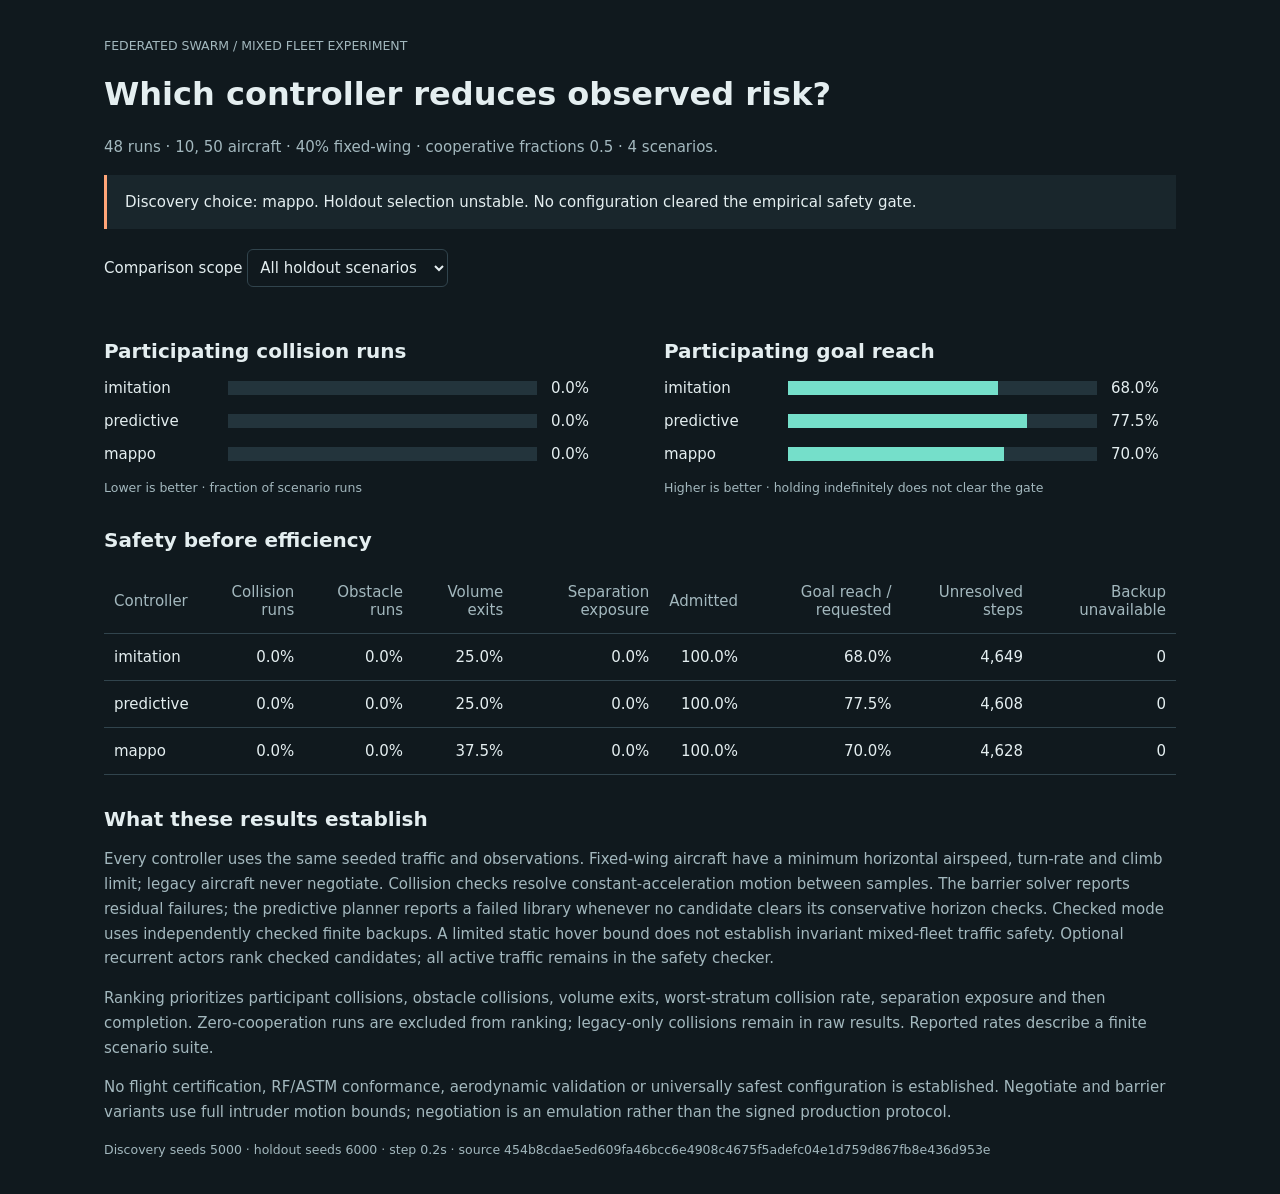
<file: experiments/iteration-03/routes/report.html>
<!doctype html>
<html lang="en"><head><meta charset="utf-8"><meta name="viewport" content="width=device-width,initial-scale=1">
<title>Federated swarm · Safety comparison</title><style>
:root{color-scheme:dark;--bg:#10191e;--fg:#e4eef0;--muted:#a3b8be;--line:#31444d;--accent:#75dfca;--alert:#ffa578}
*{box-sizing:border-box}body{margin:0;background:var(--bg);color:var(--fg);font:15px system-ui,sans-serif}main{max-width:1120px;margin:auto;padding:36px 24px}h1{font-size:32px;font-weight:600}h2{font-size:20px;margin-top:32px}p{line-height:1.65;color:var(--muted)}.status{padding:18px;border-left:3px solid var(--alert);background:#19262c}label{display:block;margin:20px 0}select{font:inherit;padding:8px;background:var(--bg);color:var(--fg);border:1px solid var(--line);border-radius:6px}table{width:100%;border-collapse:collapse}th,td{padding:14px 10px;text-align:right;border-bottom:1px solid var(--line);font-variant-numeric:tabular-nums}th:first-child,td:first-child{text-align:left}th{font-weight:500;color:var(--muted)}.table-wrap{overflow:auto}.bar-row{display:grid;grid-template-columns:110px 1fr 65px;gap:14px;align-items:center;margin:15px 0}.track{background:#23343c;height:14px}.bar{background:var(--accent);height:100%}.two{display:grid;grid-template-columns:1fr 1fr;gap:48px}small{color:var(--muted)}@media(max-width:700px){.two{display:block}main{padding:20px 14px}}
</style></head><body><main><small>FEDERATED SWARM / MIXED FLEET EXPERIMENT</small><h1>Which controller reduces observed risk?</h1><p id="scope"></p><div class="status" id="status"></div><label>Comparison scope <select id="scenario"><option value="all">All holdout scenarios</option><option value="bounded">Modeled fault bounds</option><option value="outside">Out-of-bounds faults</option></select></label><div class="two"><section><h2>Participating collision runs</h2><div id="risk"></div><small>Lower is better · fraction of scenario runs</small></section><section><h2>Participating goal reach</h2><div id="progress"></div><small>Higher is better · holding indefinitely does not clear the gate</small></section></div><h2>Safety before efficiency</h2><div class="table-wrap"><table><thead><tr><th>Controller</th><th>Collision runs</th><th>Obstacle runs</th><th>Volume exits</th><th>Separation exposure</th><th>Admitted</th><th>Goal reach / requested</th><th>Unresolved steps</th><th>Backup unavailable</th></tr></thead><tbody id="rows"></tbody></table></div><h2>What these results establish</h2><p>Every controller uses the same seeded traffic and observations. Fixed-wing aircraft have a minimum horizontal airspeed, turn-rate and climb limit; legacy aircraft never negotiate. Collision checks resolve constant-acceleration motion between samples. The barrier solver reports residual failures; the predictive planner reports a failed library whenever no candidate clears its conservative horizon checks. Checked mode uses independently checked finite backups. A limited static hover bound does not establish invariant mixed-fleet traffic safety. Optional recurrent actors rank checked candidates; all active traffic remains in the safety checker.</p><p>Ranking prioritizes participant collisions, obstacle collisions, volume exits, worst-stratum collision rate, separation exposure and then completion. Zero-cooperation runs are excluded from ranking; legacy-only collisions remain in raw results. Reported rates describe a finite scenario suite.</p><p>No flight certification, RF/ASTM conformance, aerodynamic validation or universally safest configuration is established. Negotiate and barrier variants use full intruder motion bounds; negotiation is an emulation rather than the signed production protocol.</p><small id="provenance"></small></main><script>
const S={"manifest": {"scenarios": ["crossing", "urban", "overload", "outage_turn"], "counts": [10, 50], "fractions": [0.5], "controllers": ["predictive", "imitation", "mappo"], "discovery_seeds": [5000], "holdout_seeds": [6000], "fixed_wing_fraction": 0.4, "duration_s": 36.0, "dt_s": 0.2, "expected_runs": 48, "source_sha256": "454b8cdae5ed609fa46bcc6e4908c4675f5adefc04e1d759d867fb8e436d953e", "admission": "off", "admission_limit": 40, "routes": "visibility", "require_invariant_backup": false, "neural_checkpoints": {"imitation": {"checkpoint": "/Users/vibhutripathi/Documents/OpenUTM/repos/Federated swarm/models/imitation.json", "checkpoint_sha256": "860164646f99b3a544974068cec71a3b43a105f95c6e94d8b6c43c2761e4c3ef"}, "mappo": {"checkpoint": "/Users/vibhutripathi/Documents/OpenUTM/repos/Federated swarm/models/mappo.json", "checkpoint_sha256": "90ba571073afee443ceab1596b17fc875c8e6d408dccfa813e9dd0248ec3fe9c"}}, "vehicle_model": "mixed-point-mass-v0", "ranking_order": ["participant collisions", "participant obstacle collisions", "participant volume exits", "worst stratum collisions", "separation exposure", "mission completion"]}, "completed_runs": 48, "expected_runs": 48, "ranking_discovery": [{"controller": "mappo", "eligible_runs": 8, "participant_collision_run_rate": 0.0, "participant_obstacle_run_rate": 0.0, "participant_volume_exit_run_rate": 0.375, "worst_stratum_collision_rate": 0.0, "separation_exposure_ratio": 1.2434439418167702e-05, "participant_completion_fraction": 0.635, "participant_collision_pairs": 0, "legacy_only_collision_pairs": 1, "filter_infeasible_drone_steps": 0, "predictive_no_admissible_drone_steps": 5183, "kinematic_violation_drone_steps": 0, "participant_admission_fraction": 1.0, "queued_aircraft": 0, "route_rejected_aircraft": 0, "backup_unavailable_drone_steps": 0, "command_deadline_exceeded_runs": 0, "mean_command_p99_ms": 38.71454262992304, "risk_key": [0.0, 0.0, 0.375, 0.0, 1.2434439418167702e-05, -0.635]}, {"controller": "imitation", "eligible_runs": 8, "participant_collision_run_rate": 0.0, "participant_obstacle_run_rate": 0.0, "participant_volume_exit_run_rate": 0.5, "worst_stratum_collision_rate": 0.0, "separation_exposure_ratio": 1.2607097291491198e-05, "participant_completion_fraction": 0.66, "participant_collision_pairs": 0, "legacy_only_collision_pairs": 1, "filter_infeasible_drone_steps": 0, "predictive_no_admissible_drone_steps": 5088, "kinematic_violation_drone_steps": 0, "participant_admission_fraction": 1.0, "queued_aircraft": 0, "route_rejected_aircraft": 0, "backup_unavailable_drone_steps": 0, "command_deadline_exceeded_runs": 0, "mean_command_p99_ms": 40.415106395930756, "risk_key": [0.0, 0.0, 0.5, 0.0, 1.2607097291491198e-05, -0.66]}, {"controller": "predictive", "eligible_runs": 8, "participant_collision_run_rate": 0.0, "participant_obstacle_run_rate": 0.0, "participant_volume_exit_run_rate": 0.5, "worst_stratum_collision_rate": 0.0, "separation_exposure_ratio": 1.2950281280109388e-05, "participant_completion_fraction": 0.735, "participant_collision_pairs": 0, "legacy_only_collision_pairs": 1, "filter_infeasible_drone_steps": 0, "predictive_no_admissible_drone_steps": 5177, "kinematic_violation_drone_steps": 0, "participant_admission_fraction": 1.0, "queued_aircraft": 0, "route_rejected_aircraft": 0, "backup_unavailable_drone_steps": 0, "command_deadline_exceeded_runs": 0, "mean_command_p99_ms": 36.799101882679736, "risk_key": [0.0, 0.0, 0.5, 0.0, 1.2950281280109388e-05, -0.735]}], "ranking_holdout": [{"controller": "imitation", "eligible_runs": 8, "participant_collision_run_rate": 0.0, "participant_obstacle_run_rate": 0.0, "participant_volume_exit_run_rate": 0.25, "worst_stratum_collision_rate": 0.0, "separation_exposure_ratio": 2.55166483372076e-05, "participant_completion_fraction": 0.68, "participant_collision_pairs": 0, "legacy_only_collision_pairs": 13, "filter_infeasible_drone_steps": 0, "predictive_no_admissible_drone_steps": 4649, "kinematic_violation_drone_steps": 0, "participant_admission_fraction": 1.0, "queued_aircraft": 0, "route_rejected_aircraft": 0, "backup_unavailable_drone_steps": 0, "command_deadline_exceeded_runs": 0, "mean_command_p99_ms": 41.550117412998674, "risk_key": [0.0, 0.0, 0.25, 0.0, 2.55166483372076e-05, -0.68]}, {"controller": "predictive", "eligible_runs": 8, "participant_collision_run_rate": 0.0, "participant_obstacle_run_rate": 0.0, "participant_volume_exit_run_rate": 0.25, "worst_stratum_collision_rate": 0.0, "separation_exposure_ratio": 2.6375203089063755e-05, "participant_completion_fraction": 0.775, "participant_collision_pairs": 0, "legacy_only_collision_pairs": 13, "filter_infeasible_drone_steps": 0, "predictive_no_admissible_drone_steps": 4608, "kinematic_violation_drone_steps": 0, "participant_admission_fraction": 1.0, "queued_aircraft": 0, "route_rejected_aircraft": 0, "backup_unavailable_drone_steps": 0, "command_deadline_exceeded_runs": 0, "mean_command_p99_ms": 43.17307441969209, "risk_key": [0.0, 0.0, 0.25, 0.0, 2.6375203089063755e-05, -0.775]}, {"controller": "mappo", "eligible_runs": 8, "participant_collision_run_rate": 0.0, "participant_obstacle_run_rate": 0.0, "participant_volume_exit_run_rate": 0.375, "worst_stratum_collision_rate": 0.0, "separation_exposure_ratio": 2.564543139462419e-05, "participant_completion_fraction": 0.7, "participant_collision_pairs": 0, "legacy_only_collision_pairs": 13, "filter_infeasible_drone_steps": 0, "predictive_no_admissible_drone_steps": 4628, "kinematic_violation_drone_steps": 0, "participant_admission_fraction": 1.0, "queued_aircraft": 0, "route_rejected_aircraft": 0, "backup_unavailable_drone_steps": 0, "command_deadline_exceeded_runs": 0, "mean_command_p99_ms": 39.171273774554756, "risk_key": [0.0, 0.0, 0.375, 0.0, 2.564543139462419e-05, -0.7]}], "selected_on_discovery": "mappo", "selection_stable_on_holdout": false, "passed_empirical_gate": false, "recommendation": "no-configuration-cleared-safety-gate", "per_scenario_holdout": {"crossing": [{"controller": "predictive", "eligible_runs": 2, "participant_collision_run_rate": 0.0, "participant_obstacle_run_rate": 0.0, "participant_volume_exit_run_rate": 0.0, "worst_stratum_collision_rate": 0.0, "separation_exposure_ratio": 0.0, "participant_completion_fraction": 0.72, "participant_collision_pairs": 0, "legacy_only_collision_pairs": 3, "filter_infeasible_drone_steps": 0, "predictive_no_admissible_drone_steps": 785, "kinematic_violation_drone_steps": 0, "participant_admission_fraction": 1.0, "queued_aircraft": 0, "route_rejected_aircraft": 0, "backup_unavailable_drone_steps": 0, "command_deadline_exceeded_runs": 0, "mean_command_p99_ms": 45.5271061803797, "risk_key": [0.0, 0.0, 0.0, 0.0, 0.0, -0.72]}, {"controller": "mappo", "eligible_runs": 2, "participant_collision_run_rate": 0.0, "participant_obstacle_run_rate": 0.0, "participant_volume_exit_run_rate": 0.0, "worst_stratum_collision_rate": 0.0, "separation_exposure_ratio": 0.0, "participant_completion_fraction": 0.68, "participant_collision_pairs": 0, "legacy_only_collision_pairs": 3, "filter_infeasible_drone_steps": 0, "predictive_no_admissible_drone_steps": 791, "kinematic_violation_drone_steps": 0, "participant_admission_fraction": 1.0, "queued_aircraft": 0, "route_rejected_aircraft": 0, "backup_unavailable_drone_steps": 0, "command_deadline_exceeded_runs": 0, "mean_command_p99_ms": 38.67839847880538, "risk_key": [0.0, 0.0, 0.0, 0.0, 0.0, -0.68]}, {"controller": "imitation", "eligible_runs": 2, "participant_collision_run_rate": 0.0, "participant_obstacle_run_rate": 0.0, "participant_volume_exit_run_rate": 0.0, "worst_stratum_collision_rate": 0.0, "separation_exposure_ratio": 0.0, "participant_completion_fraction": 0.62, "participant_collision_pairs": 0, "legacy_only_collision_pairs": 3, "filter_infeasible_drone_steps": 0, "predictive_no_admissible_drone_steps": 784, "kinematic_violation_drone_steps": 0, "participant_admission_fraction": 1.0, "queued_aircraft": 0, "route_rejected_aircraft": 0, "backup_unavailable_drone_steps": 0, "command_deadline_exceeded_runs": 0, "mean_command_p99_ms": 45.25939903254783, "risk_key": [0.0, 0.0, 0.0, 0.0, 0.0, -0.62]}], "urban": [{"controller": "predictive", "eligible_runs": 2, "participant_collision_run_rate": 0.0, "participant_obstacle_run_rate": 0.0, "participant_volume_exit_run_rate": 0.0, "worst_stratum_collision_rate": 0.0, "separation_exposure_ratio": 0.0, "participant_completion_fraction": 0.76, "participant_collision_pairs": 0, "legacy_only_collision_pairs": 3, "filter_infeasible_drone_steps": 0, "predictive_no_admissible_drone_steps": 831, "kinematic_violation_drone_steps": 0, "participant_admission_fraction": 1.0, "queued_aircraft": 0, "route_rejected_aircraft": 0, "backup_unavailable_drone_steps": 0, "command_deadline_exceeded_runs": 0, "mean_command_p99_ms": 31.30643749635057, "risk_key": [0.0, 0.0, 0.0, 0.0, 0.0, -0.76]}, {"controller": "imitation", "eligible_runs": 2, "participant_collision_run_rate": 0.0, "participant_obstacle_run_rate": 0.0, "participant_volume_exit_run_rate": 0.0, "worst_stratum_collision_rate": 0.0, "separation_exposure_ratio": 0.0, "participant_completion_fraction": 0.6000000000000001, "participant_collision_pairs": 0, "legacy_only_collision_pairs": 3, "filter_infeasible_drone_steps": 0, "predictive_no_admissible_drone_steps": 921, "kinematic_violation_drone_steps": 0, "participant_admission_fraction": 1.0, "queued_aircraft": 0, "route_rejected_aircraft": 0, "backup_unavailable_drone_steps": 0, "command_deadline_exceeded_runs": 0, "mean_command_p99_ms": 36.88578064393371, "risk_key": [0.0, 0.0, 0.0, 0.0, 0.0, -0.6000000000000001]}, {"controller": "mappo", "eligible_runs": 2, "participant_collision_run_rate": 0.0, "participant_obstacle_run_rate": 0.0, "participant_volume_exit_run_rate": 0.5, "worst_stratum_collision_rate": 0.0, "separation_exposure_ratio": 0.0, "participant_completion_fraction": 0.64, "participant_collision_pairs": 0, "legacy_only_collision_pairs": 3, "filter_infeasible_drone_steps": 0, "predictive_no_admissible_drone_steps": 901, "kinematic_violation_drone_steps": 0, "participant_admission_fraction": 1.0, "queued_aircraft": 0, "route_rejected_aircraft": 0, "backup_unavailable_drone_steps": 0, "command_deadline_exceeded_runs": 0, "mean_command_p99_ms": 38.0997453740929, "risk_key": [0.0, 0.0, 0.5, 0.0, 0.0, -0.64]}], "overload": [{"controller": "mappo", "eligible_runs": 2, "participant_collision_run_rate": 0.0, "participant_obstacle_run_rate": 0.0, "participant_volume_exit_run_rate": 0.0, "worst_stratum_collision_rate": 0.0, "separation_exposure_ratio": 0.00013160319006132662, "participant_completion_fraction": 0.86, "participant_collision_pairs": 0, "legacy_only_collision_pairs": 4, "filter_infeasible_drone_steps": 0, "predictive_no_admissible_drone_steps": 670, "kinematic_violation_drone_steps": 0, "participant_admission_fraction": 1.0, "queued_aircraft": 0, "route_rejected_aircraft": 0, "backup_unavailable_drone_steps": 0, "command_deadline_exceeded_runs": 0, "mean_command_p99_ms": 39.63926145876032, "risk_key": [0.0, 0.0, 0.0, 0.0, 0.00013160319006132662, -0.86]}, {"controller": "imitation", "eligible_runs": 2, "participant_collision_run_rate": 0.0, "participant_obstacle_run_rate": 0.0, "participant_volume_exit_run_rate": 0.0, "worst_stratum_collision_rate": 0.0, "separation_exposure_ratio": 0.00013243454422651565, "participant_completion_fraction": 0.88, "participant_collision_pairs": 0, "legacy_only_collision_pairs": 4, "filter_infeasible_drone_steps": 0, "predictive_no_admissible_drone_steps": 668, "kinematic_violation_drone_steps": 0, "participant_admission_fraction": 1.0, "queued_aircraft": 0, "route_rejected_aircraft": 0, "backup_unavailable_drone_steps": 0, "command_deadline_exceeded_runs": 0, "mean_command_p99_ms": 39.12334504253523, "risk_key": [0.0, 0.0, 0.0, 0.0, 0.00013243454422651565, -0.88]}, {"controller": "predictive", "eligible_runs": 2, "participant_collision_run_rate": 0.0, "participant_obstacle_run_rate": 0.0, "participant_volume_exit_run_rate": 0.0, "worst_stratum_collision_rate": 0.0, "separation_exposure_ratio": 0.0001363754142403202, "participant_completion_fraction": 0.94, "participant_collision_pairs": 0, "legacy_only_collision_pairs": 4, "filter_infeasible_drone_steps": 0, "predictive_no_admissible_drone_steps": 745, "kinematic_violation_drone_steps": 0, "participant_admission_fraction": 1.0, "queued_aircraft": 0, "route_rejected_aircraft": 0, "backup_unavailable_drone_steps": 0, "command_deadline_exceeded_runs": 0, "mean_command_p99_ms": 33.369078219475355, "risk_key": [0.0, 0.0, 0.0, 0.0, 0.0001363754142403202, -0.94]}], "outage_turn": [{"controller": "predictive", "eligible_runs": 2, "participant_collision_run_rate": 0.0, "participant_obstacle_run_rate": 0.0, "participant_volume_exit_run_rate": 1.0, "worst_stratum_collision_rate": 0.0, "separation_exposure_ratio": 0.0, "participant_completion_fraction": 0.6799999999999999, "participant_collision_pairs": 0, "legacy_only_collision_pairs": 3, "filter_infeasible_drone_steps": 0, "predictive_no_admissible_drone_steps": 2247, "kinematic_violation_drone_steps": 0, "participant_admission_fraction": 1.0, "queued_aircraft": 0, "route_rejected_aircraft": 0, "backup_unavailable_drone_steps": 0, "command_deadline_exceeded_runs": 0, "mean_command_p99_ms": 62.489675782562756, "risk_key": [0.0, 0.0, 1.0, 0.0, 0.0, -0.6799999999999999]}, {"controller": "imitation", "eligible_runs": 2, "participant_collision_run_rate": 0.0, "participant_obstacle_run_rate": 0.0, "participant_volume_exit_run_rate": 1.0, "worst_stratum_collision_rate": 0.0, "separation_exposure_ratio": 0.0, "participant_completion_fraction": 0.62, "participant_collision_pairs": 0, "legacy_only_collision_pairs": 3, "filter_infeasible_drone_steps": 0, "predictive_no_admissible_drone_steps": 2276, "kinematic_violation_drone_steps": 0, "participant_admission_fraction": 1.0, "queued_aircraft": 0, "route_rejected_aircraft": 0, "backup_unavailable_drone_steps": 0, "command_deadline_exceeded_runs": 0, "mean_command_p99_ms": 44.93194493297792, "risk_key": [0.0, 0.0, 1.0, 0.0, 0.0, -0.62]}, {"controller": "mappo", "eligible_runs": 2, "participant_collision_run_rate": 0.0, "participant_obstacle_run_rate": 0.0, "participant_volume_exit_run_rate": 1.0, "worst_stratum_collision_rate": 0.0, "separation_exposure_ratio": 0.0, "participant_completion_fraction": 0.62, "participant_collision_pairs": 0, "legacy_only_collision_pairs": 3, "filter_infeasible_drone_steps": 0, "predictive_no_admissible_drone_steps": 2266, "kinematic_violation_drone_steps": 0, "participant_admission_fraction": 1.0, "queued_aircraft": 0, "route_rejected_aircraft": 0, "backup_unavailable_drone_steps": 0, "command_deadline_exceeded_runs": 0, "mean_command_p99_ms": 40.267689786560425, "risk_key": [0.0, 0.0, 1.0, 0.0, 0.0, -0.62]}]}, "in_domain_holdout": [{"controller": "imitation", "eligible_runs": 8, "participant_collision_run_rate": 0.0, "participant_obstacle_run_rate": 0.0, "participant_volume_exit_run_rate": 0.25, "worst_stratum_collision_rate": 0.0, "separation_exposure_ratio": 2.55166483372076e-05, "participant_completion_fraction": 0.68, "participant_collision_pairs": 0, "legacy_only_collision_pairs": 13, "filter_infeasible_drone_steps": 0, "predictive_no_admissible_drone_steps": 4649, "kinematic_violation_drone_steps": 0, "participant_admission_fraction": 1.0, "queued_aircraft": 0, "route_rejected_aircraft": 0, "backup_unavailable_drone_steps": 0, "command_deadline_exceeded_runs": 0, "mean_command_p99_ms": 41.550117412998674, "risk_key": [0.0, 0.0, 0.25, 0.0, 2.55166483372076e-05, -0.68]}, {"controller": "predictive", "eligible_runs": 8, "participant_collision_run_rate": 0.0, "participant_obstacle_run_rate": 0.0, "participant_volume_exit_run_rate": 0.25, "worst_stratum_collision_rate": 0.0, "separation_exposure_ratio": 2.6375203089063755e-05, "participant_completion_fraction": 0.775, "participant_collision_pairs": 0, "legacy_only_collision_pairs": 13, "filter_infeasible_drone_steps": 0, "predictive_no_admissible_drone_steps": 4608, "kinematic_violation_drone_steps": 0, "participant_admission_fraction": 1.0, "queued_aircraft": 0, "route_rejected_aircraft": 0, "backup_unavailable_drone_steps": 0, "command_deadline_exceeded_runs": 0, "mean_command_p99_ms": 43.17307441969209, "risk_key": [0.0, 0.0, 0.25, 0.0, 2.6375203089063755e-05, -0.775]}, {"controller": "mappo", "eligible_runs": 8, "participant_collision_run_rate": 0.0, "participant_obstacle_run_rate": 0.0, "participant_volume_exit_run_rate": 0.375, "worst_stratum_collision_rate": 0.0, "separation_exposure_ratio": 2.564543139462419e-05, "participant_completion_fraction": 0.7, "participant_collision_pairs": 0, "legacy_only_collision_pairs": 13, "filter_infeasible_drone_steps": 0, "predictive_no_admissible_drone_steps": 4628, "kinematic_violation_drone_steps": 0, "participant_admission_fraction": 1.0, "queued_aircraft": 0, "route_rejected_aircraft": 0, "backup_unavailable_drone_steps": 0, "command_deadline_exceeded_runs": 0, "mean_command_p99_ms": 39.171273774554756, "risk_key": [0.0, 0.0, 0.375, 0.0, 2.564543139462419e-05, -0.7]}], "out_of_bounds_holdout": [], "zero_cooperation_runs": 0, "statistics_note": "Descriptive finite-suite results; paired seeds and all strata are published. No universal safest or certification inference. Individual trajectories sharing a scenario are not independent trials.", "software": {"version": "0.3.0", "python": "3.14.6"}, "results_sha256": "788b4599455d9b7e48fdffabf36a002b76c3a5570af18eb83a21368e01754d65"};
const pct=v=>(100*v).toFixed(1)+'%';
document.getElementById('scope').textContent=`${S.completed_runs.toLocaleString()} runs · ${S.manifest.counts.join(', ')} aircraft · ${S.manifest.fixed_wing_fraction*100}% fixed-wing · cooperative fractions ${S.manifest.fractions.join(', ')} · ${S.manifest.scenarios.length} scenarios.`;
document.getElementById('status').textContent=`Discovery choice: ${S.selected_on_discovery}. Holdout selection ${S.selection_stable_on_holdout?'stable':'unstable'}. ${S.passed_empirical_gate?'Passed the finite-suite empirical gate.':'No configuration cleared the empirical safety gate.'}`;
document.getElementById('provenance').textContent=`Discovery seeds ${S.manifest.discovery_seeds.join(', ')} · holdout seeds ${S.manifest.holdout_seeds.join(', ')} · step ${S.manifest.dt_s}s · source ${S.manifest.source_sha256}`;
const select=document.getElementById('scenario');Object.keys(S.per_scenario_holdout).forEach(name=>{let o=document.createElement('option');o.value=name;o.textContent=name.replaceAll('_',' ');select.append(o)});
function draw(){let rows=select.value==='all'?S.ranking_holdout:select.value==='bounded'?S.in_domain_holdout:select.value==='outside'?S.out_of_bounds_holdout:S.per_scenario_holdout[select.value];document.getElementById('rows').replaceChildren();['risk','progress'].forEach(id=>document.getElementById(id).replaceChildren());for(const r of rows){let tr=document.createElement('tr');for(const x of [r.controller,pct(r.participant_collision_run_rate),pct(r.participant_obstacle_run_rate),pct(r.participant_volume_exit_run_rate),pct(r.separation_exposure_ratio),pct(r.participant_admission_fraction??1),pct(r.participant_completion_fraction),(r.filter_infeasible_drone_steps+(r.predictive_no_admissible_drone_steps||0)).toLocaleString(),(r.backup_unavailable_drone_steps||0).toLocaleString()]){let td=document.createElement('td');td.textContent=x;tr.append(td)}document.getElementById('rows').append(tr);for(const [id,value] of [['risk',r.participant_collision_run_rate],['progress',r.participant_completion_fraction]]){let row=document.createElement('div');row.className='bar-row';let label=document.createElement('span');label.textContent=r.controller;let track=document.createElement('div');track.className='track';let bar=document.createElement('div');bar.className='bar';bar.style.width=(value*100)+'%';track.append(bar);let val=document.createElement('span');val.textContent=pct(value);row.append(label,track,val);document.getElementById(id).append(row)}}}select.addEventListener('change',draw);draw();
</script></body></html>
</file>
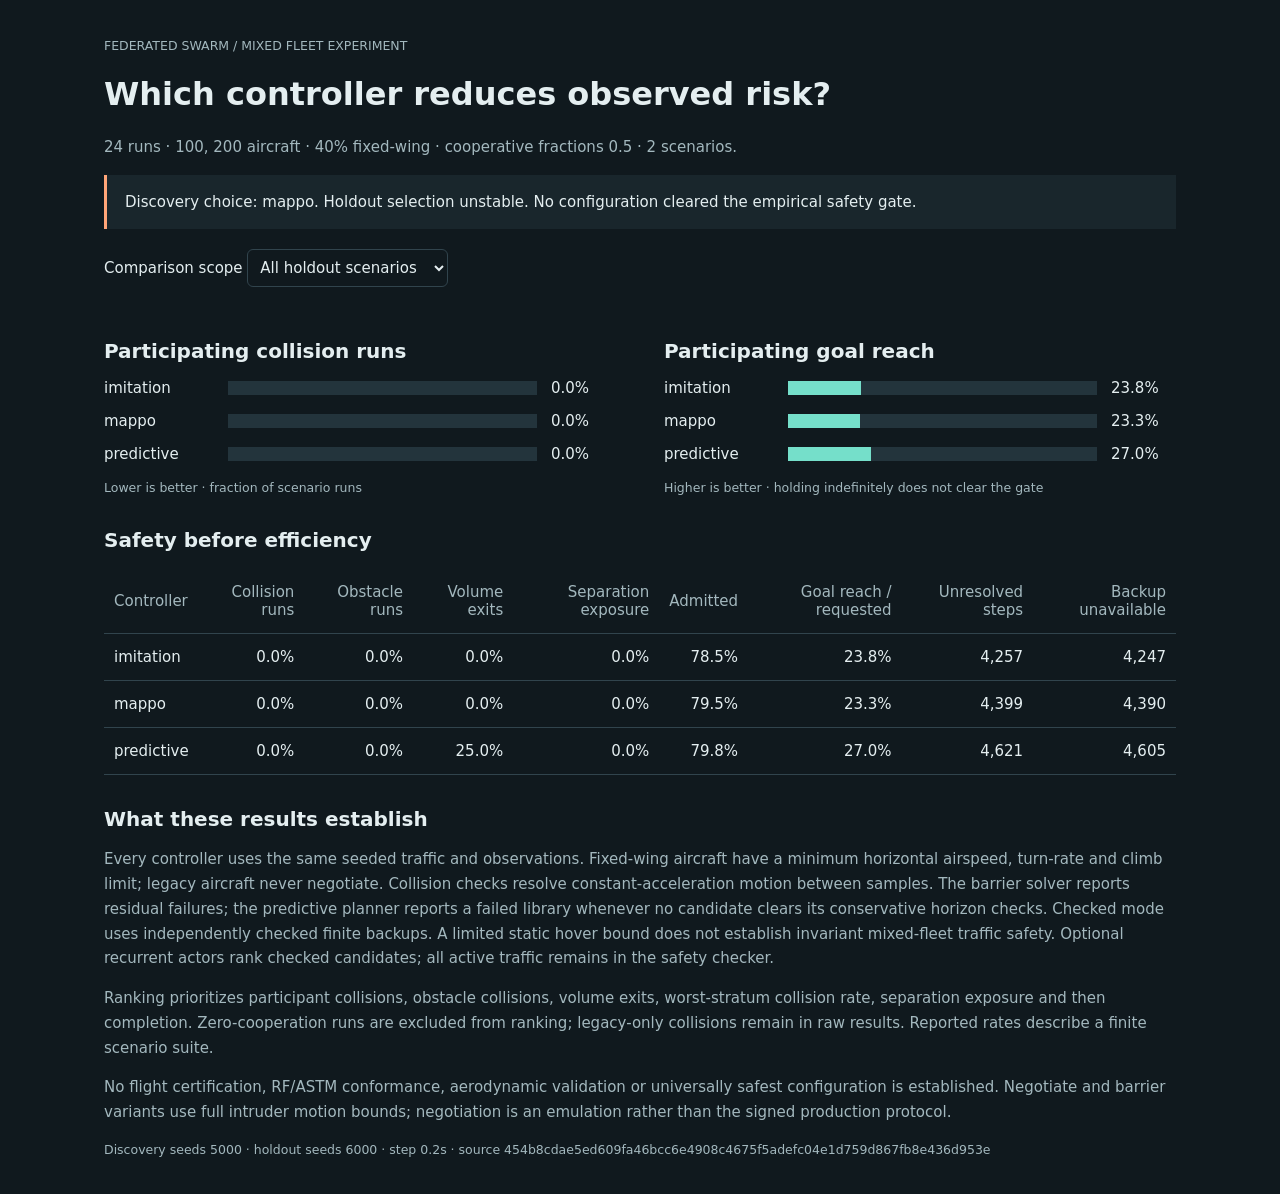
<file: experiments/iteration-03/scale-checked/report.html>
<!doctype html>
<html lang="en"><head><meta charset="utf-8"><meta name="viewport" content="width=device-width,initial-scale=1">
<title>Federated swarm · Safety comparison</title><style>
:root{color-scheme:dark;--bg:#10191e;--fg:#e4eef0;--muted:#a3b8be;--line:#31444d;--accent:#75dfca;--alert:#ffa578}
*{box-sizing:border-box}body{margin:0;background:var(--bg);color:var(--fg);font:15px system-ui,sans-serif}main{max-width:1120px;margin:auto;padding:36px 24px}h1{font-size:32px;font-weight:600}h2{font-size:20px;margin-top:32px}p{line-height:1.65;color:var(--muted)}.status{padding:18px;border-left:3px solid var(--alert);background:#19262c}label{display:block;margin:20px 0}select{font:inherit;padding:8px;background:var(--bg);color:var(--fg);border:1px solid var(--line);border-radius:6px}table{width:100%;border-collapse:collapse}th,td{padding:14px 10px;text-align:right;border-bottom:1px solid var(--line);font-variant-numeric:tabular-nums}th:first-child,td:first-child{text-align:left}th{font-weight:500;color:var(--muted)}.table-wrap{overflow:auto}.bar-row{display:grid;grid-template-columns:110px 1fr 65px;gap:14px;align-items:center;margin:15px 0}.track{background:#23343c;height:14px}.bar{background:var(--accent);height:100%}.two{display:grid;grid-template-columns:1fr 1fr;gap:48px}small{color:var(--muted)}@media(max-width:700px){.two{display:block}main{padding:20px 14px}}
</style></head><body><main><small>FEDERATED SWARM / MIXED FLEET EXPERIMENT</small><h1>Which controller reduces observed risk?</h1><p id="scope"></p><div class="status" id="status"></div><label>Comparison scope <select id="scenario"><option value="all">All holdout scenarios</option><option value="bounded">Modeled fault bounds</option><option value="outside">Out-of-bounds faults</option></select></label><div class="two"><section><h2>Participating collision runs</h2><div id="risk"></div><small>Lower is better · fraction of scenario runs</small></section><section><h2>Participating goal reach</h2><div id="progress"></div><small>Higher is better · holding indefinitely does not clear the gate</small></section></div><h2>Safety before efficiency</h2><div class="table-wrap"><table><thead><tr><th>Controller</th><th>Collision runs</th><th>Obstacle runs</th><th>Volume exits</th><th>Separation exposure</th><th>Admitted</th><th>Goal reach / requested</th><th>Unresolved steps</th><th>Backup unavailable</th></tr></thead><tbody id="rows"></tbody></table></div><h2>What these results establish</h2><p>Every controller uses the same seeded traffic and observations. Fixed-wing aircraft have a minimum horizontal airspeed, turn-rate and climb limit; legacy aircraft never negotiate. Collision checks resolve constant-acceleration motion between samples. The barrier solver reports residual failures; the predictive planner reports a failed library whenever no candidate clears its conservative horizon checks. Checked mode uses independently checked finite backups. A limited static hover bound does not establish invariant mixed-fleet traffic safety. Optional recurrent actors rank checked candidates; all active traffic remains in the safety checker.</p><p>Ranking prioritizes participant collisions, obstacle collisions, volume exits, worst-stratum collision rate, separation exposure and then completion. Zero-cooperation runs are excluded from ranking; legacy-only collisions remain in raw results. Reported rates describe a finite scenario suite.</p><p>No flight certification, RF/ASTM conformance, aerodynamic validation or universally safest configuration is established. Negotiate and barrier variants use full intruder motion bounds; negotiation is an emulation rather than the signed production protocol.</p><small id="provenance"></small></main><script>
const S={"manifest": {"scenarios": ["crossing", "overload"], "counts": [100, 200], "fractions": [0.5], "controllers": ["predictive", "imitation", "mappo"], "discovery_seeds": [5000], "holdout_seeds": [6000], "fixed_wing_fraction": 0.4, "duration_s": 36.0, "dt_s": 0.2, "expected_runs": 24, "source_sha256": "454b8cdae5ed609fa46bcc6e4908c4675f5adefc04e1d759d867fb8e436d953e", "admission": "checked", "admission_limit": 120, "routes": "visibility", "require_invariant_backup": false, "neural_checkpoints": {"imitation": {"checkpoint": "/Users/vibhutripathi/Documents/OpenUTM/repos/Federated swarm/models/imitation.json", "checkpoint_sha256": "860164646f99b3a544974068cec71a3b43a105f95c6e94d8b6c43c2761e4c3ef"}, "mappo": {"checkpoint": "/Users/vibhutripathi/Documents/OpenUTM/repos/Federated swarm/models/mappo.json", "checkpoint_sha256": "90ba571073afee443ceab1596b17fc875c8e6d408dccfa813e9dd0248ec3fe9c"}}, "vehicle_model": "mixed-point-mass-v0", "ranking_order": ["participant collisions", "participant obstacle collisions", "participant volume exits", "worst stratum collisions", "separation exposure", "mission completion"]}, "completed_runs": 24, "expected_runs": 24, "ranking_discovery": [{"controller": "mappo", "eligible_runs": 4, "participant_collision_run_rate": 0.0, "participant_obstacle_run_rate": 0.0, "participant_volume_exit_run_rate": 0.25, "worst_stratum_collision_rate": 0.0, "separation_exposure_ratio": 0.0, "participant_completion_fraction": 0.19, "participant_collision_pairs": 0, "legacy_only_collision_pairs": 61, "filter_infeasible_drone_steps": 0, "predictive_no_admissible_drone_steps": 5081, "kinematic_violation_drone_steps": 0, "participant_admission_fraction": 0.79, "queued_aircraft": 73, "route_rejected_aircraft": 0, "backup_unavailable_drone_steps": 5066, "command_deadline_exceeded_runs": 3, "mean_command_p99_ms": 317.9093648779783, "risk_key": [0.0, 0.0, 0.25, 0.0, 0.0, -0.19]}, {"controller": "predictive", "eligible_runs": 4, "participant_collision_run_rate": 0.0, "participant_obstacle_run_rate": 0.0, "participant_volume_exit_run_rate": 0.5, "worst_stratum_collision_rate": 0.0, "separation_exposure_ratio": 0.0, "participant_completion_fraction": 0.2375, "participant_collision_pairs": 0, "legacy_only_collision_pairs": 61, "filter_infeasible_drone_steps": 0, "predictive_no_admissible_drone_steps": 4696, "kinematic_violation_drone_steps": 0, "participant_admission_fraction": 0.7725, "queued_aircraft": 81, "route_rejected_aircraft": 0, "backup_unavailable_drone_steps": 4682, "command_deadline_exceeded_runs": 3, "mean_command_p99_ms": 308.30265086502607, "risk_key": [0.0, 0.0, 0.5, 0.0, 0.0, -0.2375]}, {"controller": "imitation", "eligible_runs": 4, "participant_collision_run_rate": 0.0, "participant_obstacle_run_rate": 0.0, "participant_volume_exit_run_rate": 0.5, "worst_stratum_collision_rate": 0.0, "separation_exposure_ratio": 0.0, "participant_completion_fraction": 0.20249999999999999, "participant_collision_pairs": 0, "legacy_only_collision_pairs": 61, "filter_infeasible_drone_steps": 0, "predictive_no_admissible_drone_steps": 4575, "kinematic_violation_drone_steps": 0, "participant_admission_fraction": 0.755, "queued_aircraft": 83, "route_rejected_aircraft": 0, "backup_unavailable_drone_steps": 4559, "command_deadline_exceeded_runs": 3, "mean_command_p99_ms": 342.0806532604004, "risk_key": [0.0, 0.0, 0.5, 0.0, 0.0, -0.20249999999999999]}], "ranking_holdout": [{"controller": "imitation", "eligible_runs": 4, "participant_collision_run_rate": 0.0, "participant_obstacle_run_rate": 0.0, "participant_volume_exit_run_rate": 0.0, "worst_stratum_collision_rate": 0.0, "separation_exposure_ratio": 0.0, "participant_completion_fraction": 0.2375, "participant_collision_pairs": 0, "legacy_only_collision_pairs": 67, "filter_infeasible_drone_steps": 0, "predictive_no_admissible_drone_steps": 4257, "kinematic_violation_drone_steps": 0, "participant_admission_fraction": 0.785, "queued_aircraft": 73, "route_rejected_aircraft": 0, "backup_unavailable_drone_steps": 4247, "command_deadline_exceeded_runs": 4, "mean_command_p99_ms": 359.40169790908874, "risk_key": [0.0, 0.0, 0.0, 0.0, 0.0, -0.2375]}, {"controller": "mappo", "eligible_runs": 4, "participant_collision_run_rate": 0.0, "participant_obstacle_run_rate": 0.0, "participant_volume_exit_run_rate": 0.0, "worst_stratum_collision_rate": 0.0, "separation_exposure_ratio": 0.0, "participant_completion_fraction": 0.23249999999999998, "participant_collision_pairs": 0, "legacy_only_collision_pairs": 67, "filter_infeasible_drone_steps": 0, "predictive_no_admissible_drone_steps": 4399, "kinematic_violation_drone_steps": 0, "participant_admission_fraction": 0.7949999999999999, "queued_aircraft": 74, "route_rejected_aircraft": 0, "backup_unavailable_drone_steps": 4390, "command_deadline_exceeded_runs": 4, "mean_command_p99_ms": 328.81165851704327, "risk_key": [0.0, 0.0, 0.0, 0.0, 0.0, -0.23249999999999998]}, {"controller": "predictive", "eligible_runs": 4, "participant_collision_run_rate": 0.0, "participant_obstacle_run_rate": 0.0, "participant_volume_exit_run_rate": 0.25, "worst_stratum_collision_rate": 0.0, "separation_exposure_ratio": 0.0, "participant_completion_fraction": 0.27, "participant_collision_pairs": 0, "legacy_only_collision_pairs": 67, "filter_infeasible_drone_steps": 0, "predictive_no_admissible_drone_steps": 4621, "kinematic_violation_drone_steps": 0, "participant_admission_fraction": 0.7975, "queued_aircraft": 72, "route_rejected_aircraft": 0, "backup_unavailable_drone_steps": 4605, "command_deadline_exceeded_runs": 4, "mean_command_p99_ms": 335.8671514021993, "risk_key": [0.0, 0.0, 0.25, 0.0, 0.0, -0.27]}], "selected_on_discovery": "mappo", "selection_stable_on_holdout": false, "passed_empirical_gate": false, "recommendation": "no-configuration-cleared-safety-gate", "per_scenario_holdout": {"crossing": [{"controller": "imitation", "eligible_runs": 2, "participant_collision_run_rate": 0.0, "participant_obstacle_run_rate": 0.0, "participant_volume_exit_run_rate": 0.0, "worst_stratum_collision_rate": 0.0, "separation_exposure_ratio": 0.0, "participant_completion_fraction": 0.185, "participant_collision_pairs": 0, "legacy_only_collision_pairs": 26, "filter_infeasible_drone_steps": 0, "predictive_no_admissible_drone_steps": 2960, "kinematic_violation_drone_steps": 0, "participant_admission_fraction": 0.825, "queued_aircraft": 29, "route_rejected_aircraft": 0, "backup_unavailable_drone_steps": 2952, "command_deadline_exceeded_runs": 2, "mean_command_p99_ms": 440.14626537460606, "risk_key": [0.0, 0.0, 0.0, 0.0, 0.0, -0.185]}, {"controller": "mappo", "eligible_runs": 2, "participant_collision_run_rate": 0.0, "participant_obstacle_run_rate": 0.0, "participant_volume_exit_run_rate": 0.0, "worst_stratum_collision_rate": 0.0, "separation_exposure_ratio": 0.0, "participant_completion_fraction": 0.145, "participant_collision_pairs": 0, "legacy_only_collision_pairs": 26, "filter_infeasible_drone_steps": 0, "predictive_no_admissible_drone_steps": 3174, "kinematic_violation_drone_steps": 0, "participant_admission_fraction": 0.86, "queued_aircraft": 27, "route_rejected_aircraft": 0, "backup_unavailable_drone_steps": 3167, "command_deadline_exceeded_runs": 2, "mean_command_p99_ms": 420.44535239281737, "risk_key": [0.0, 0.0, 0.0, 0.0, 0.0, -0.145]}, {"controller": "predictive", "eligible_runs": 2, "participant_collision_run_rate": 0.0, "participant_obstacle_run_rate": 0.0, "participant_volume_exit_run_rate": 0.5, "worst_stratum_collision_rate": 0.0, "separation_exposure_ratio": 0.0, "participant_completion_fraction": 0.21, "participant_collision_pairs": 0, "legacy_only_collision_pairs": 26, "filter_infeasible_drone_steps": 0, "predictive_no_admissible_drone_steps": 3153, "kinematic_violation_drone_steps": 0, "participant_admission_fraction": 0.845, "queued_aircraft": 29, "route_rejected_aircraft": 0, "backup_unavailable_drone_steps": 3139, "command_deadline_exceeded_runs": 2, "mean_command_p99_ms": 390.2403256595428, "risk_key": [0.0, 0.0, 0.5, 0.0, 0.0, -0.21]}], "overload": [{"controller": "predictive", "eligible_runs": 2, "participant_collision_run_rate": 0.0, "participant_obstacle_run_rate": 0.0, "participant_volume_exit_run_rate": 0.0, "worst_stratum_collision_rate": 0.0, "separation_exposure_ratio": 0.0, "participant_completion_fraction": 0.32999999999999996, "participant_collision_pairs": 0, "legacy_only_collision_pairs": 41, "filter_infeasible_drone_steps": 0, "predictive_no_admissible_drone_steps": 1468, "kinematic_violation_drone_steps": 0, "participant_admission_fraction": 0.75, "queued_aircraft": 43, "route_rejected_aircraft": 0, "backup_unavailable_drone_steps": 1466, "command_deadline_exceeded_runs": 2, "mean_command_p99_ms": 281.49397714485576, "risk_key": [0.0, 0.0, 0.0, 0.0, 0.0, -0.32999999999999996]}, {"controller": "mappo", "eligible_runs": 2, "participant_collision_run_rate": 0.0, "participant_obstacle_run_rate": 0.0, "participant_volume_exit_run_rate": 0.0, "worst_stratum_collision_rate": 0.0, "separation_exposure_ratio": 0.0, "participant_completion_fraction": 0.32, "participant_collision_pairs": 0, "legacy_only_collision_pairs": 41, "filter_infeasible_drone_steps": 0, "predictive_no_admissible_drone_steps": 1225, "kinematic_violation_drone_steps": 0, "participant_admission_fraction": 0.73, "queued_aircraft": 47, "route_rejected_aircraft": 0, "backup_unavailable_drone_steps": 1223, "command_deadline_exceeded_runs": 2, "mean_command_p99_ms": 237.17796464126917, "risk_key": [0.0, 0.0, 0.0, 0.0, 0.0, -0.32]}, {"controller": "imitation", "eligible_runs": 2, "participant_collision_run_rate": 0.0, "participant_obstacle_run_rate": 0.0, "participant_volume_exit_run_rate": 0.0, "worst_stratum_collision_rate": 0.0, "separation_exposure_ratio": 0.0, "participant_completion_fraction": 0.29, "participant_collision_pairs": 0, "legacy_only_collision_pairs": 41, "filter_infeasible_drone_steps": 0, "predictive_no_admissible_drone_steps": 1297, "kinematic_violation_drone_steps": 0, "participant_admission_fraction": 0.745, "queued_aircraft": 44, "route_rejected_aircraft": 0, "backup_unavailable_drone_steps": 1295, "command_deadline_exceeded_runs": 2, "mean_command_p99_ms": 278.65713044357136, "risk_key": [0.0, 0.0, 0.0, 0.0, 0.0, -0.29]}]}, "in_domain_holdout": [{"controller": "imitation", "eligible_runs": 4, "participant_collision_run_rate": 0.0, "participant_obstacle_run_rate": 0.0, "participant_volume_exit_run_rate": 0.0, "worst_stratum_collision_rate": 0.0, "separation_exposure_ratio": 0.0, "participant_completion_fraction": 0.2375, "participant_collision_pairs": 0, "legacy_only_collision_pairs": 67, "filter_infeasible_drone_steps": 0, "predictive_no_admissible_drone_steps": 4257, "kinematic_violation_drone_steps": 0, "participant_admission_fraction": 0.785, "queued_aircraft": 73, "route_rejected_aircraft": 0, "backup_unavailable_drone_steps": 4247, "command_deadline_exceeded_runs": 4, "mean_command_p99_ms": 359.40169790908874, "risk_key": [0.0, 0.0, 0.0, 0.0, 0.0, -0.2375]}, {"controller": "mappo", "eligible_runs": 4, "participant_collision_run_rate": 0.0, "participant_obstacle_run_rate": 0.0, "participant_volume_exit_run_rate": 0.0, "worst_stratum_collision_rate": 0.0, "separation_exposure_ratio": 0.0, "participant_completion_fraction": 0.23249999999999998, "participant_collision_pairs": 0, "legacy_only_collision_pairs": 67, "filter_infeasible_drone_steps": 0, "predictive_no_admissible_drone_steps": 4399, "kinematic_violation_drone_steps": 0, "participant_admission_fraction": 0.7949999999999999, "queued_aircraft": 74, "route_rejected_aircraft": 0, "backup_unavailable_drone_steps": 4390, "command_deadline_exceeded_runs": 4, "mean_command_p99_ms": 328.81165851704327, "risk_key": [0.0, 0.0, 0.0, 0.0, 0.0, -0.23249999999999998]}, {"controller": "predictive", "eligible_runs": 4, "participant_collision_run_rate": 0.0, "participant_obstacle_run_rate": 0.0, "participant_volume_exit_run_rate": 0.25, "worst_stratum_collision_rate": 0.0, "separation_exposure_ratio": 0.0, "participant_completion_fraction": 0.27, "participant_collision_pairs": 0, "legacy_only_collision_pairs": 67, "filter_infeasible_drone_steps": 0, "predictive_no_admissible_drone_steps": 4621, "kinematic_violation_drone_steps": 0, "participant_admission_fraction": 0.7975, "queued_aircraft": 72, "route_rejected_aircraft": 0, "backup_unavailable_drone_steps": 4605, "command_deadline_exceeded_runs": 4, "mean_command_p99_ms": 335.8671514021993, "risk_key": [0.0, 0.0, 0.25, 0.0, 0.0, -0.27]}], "out_of_bounds_holdout": [], "zero_cooperation_runs": 0, "statistics_note": "Descriptive finite-suite results; paired seeds and all strata are published. No universal safest or certification inference. Individual trajectories sharing a scenario are not independent trials.", "software": {"version": "0.3.0", "python": "3.14.6"}, "results_sha256": "d632ec54e92a5ad0ed0d7b7812679433871d38c28de0c5778fadf7982a781984"};
const pct=v=>(100*v).toFixed(1)+'%';
document.getElementById('scope').textContent=`${S.completed_runs.toLocaleString()} runs · ${S.manifest.counts.join(', ')} aircraft · ${S.manifest.fixed_wing_fraction*100}% fixed-wing · cooperative fractions ${S.manifest.fractions.join(', ')} · ${S.manifest.scenarios.length} scenarios.`;
document.getElementById('status').textContent=`Discovery choice: ${S.selected_on_discovery}. Holdout selection ${S.selection_stable_on_holdout?'stable':'unstable'}. ${S.passed_empirical_gate?'Passed the finite-suite empirical gate.':'No configuration cleared the empirical safety gate.'}`;
document.getElementById('provenance').textContent=`Discovery seeds ${S.manifest.discovery_seeds.join(', ')} · holdout seeds ${S.manifest.holdout_seeds.join(', ')} · step ${S.manifest.dt_s}s · source ${S.manifest.source_sha256}`;
const select=document.getElementById('scenario');Object.keys(S.per_scenario_holdout).forEach(name=>{let o=document.createElement('option');o.value=name;o.textContent=name.replaceAll('_',' ');select.append(o)});
function draw(){let rows=select.value==='all'?S.ranking_holdout:select.value==='bounded'?S.in_domain_holdout:select.value==='outside'?S.out_of_bounds_holdout:S.per_scenario_holdout[select.value];document.getElementById('rows').replaceChildren();['risk','progress'].forEach(id=>document.getElementById(id).replaceChildren());for(const r of rows){let tr=document.createElement('tr');for(const x of [r.controller,pct(r.participant_collision_run_rate),pct(r.participant_obstacle_run_rate),pct(r.participant_volume_exit_run_rate),pct(r.separation_exposure_ratio),pct(r.participant_admission_fraction??1),pct(r.participant_completion_fraction),(r.filter_infeasible_drone_steps+(r.predictive_no_admissible_drone_steps||0)).toLocaleString(),(r.backup_unavailable_drone_steps||0).toLocaleString()]){let td=document.createElement('td');td.textContent=x;tr.append(td)}document.getElementById('rows').append(tr);for(const [id,value] of [['risk',r.participant_collision_run_rate],['progress',r.participant_completion_fraction]]){let row=document.createElement('div');row.className='bar-row';let label=document.createElement('span');label.textContent=r.controller;let track=document.createElement('div');track.className='track';let bar=document.createElement('div');bar.className='bar';bar.style.width=(value*100)+'%';track.append(bar);let val=document.createElement('span');val.textContent=pct(value);row.append(label,track,val);document.getElementById(id).append(row)}}}select.addEventListener('change',draw);draw();
</script></body></html>
</file>
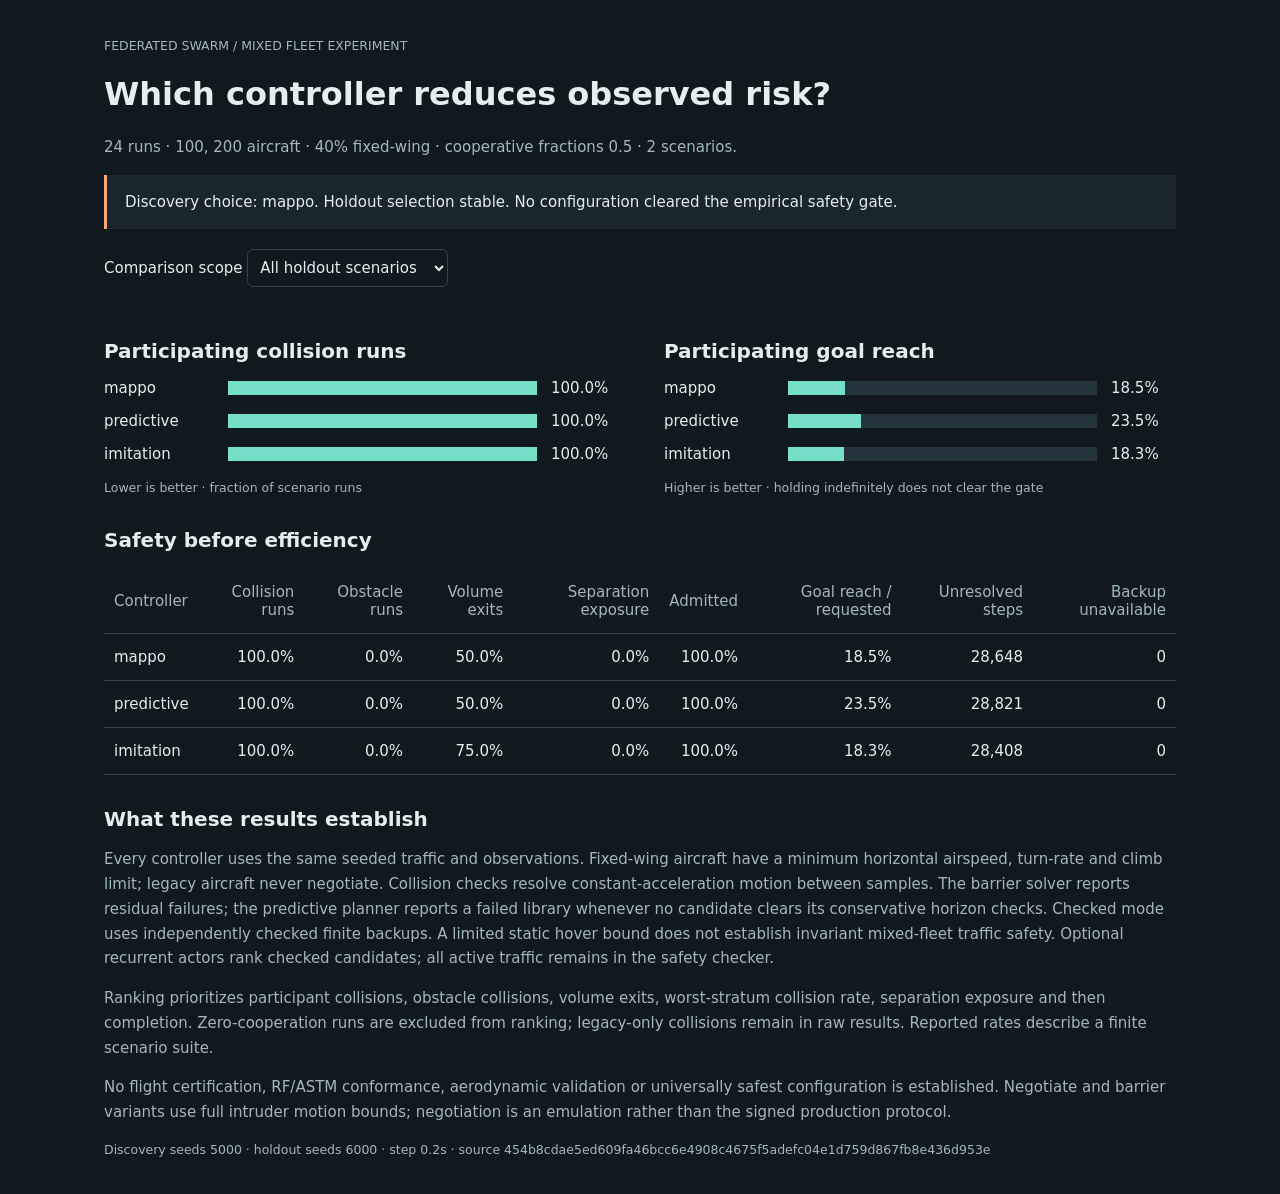
<file: experiments/iteration-03/scale-off/report.html>
<!doctype html>
<html lang="en"><head><meta charset="utf-8"><meta name="viewport" content="width=device-width,initial-scale=1">
<title>Federated swarm · Safety comparison</title><style>
:root{color-scheme:dark;--bg:#10191e;--fg:#e4eef0;--muted:#a3b8be;--line:#31444d;--accent:#75dfca;--alert:#ffa578}
*{box-sizing:border-box}body{margin:0;background:var(--bg);color:var(--fg);font:15px system-ui,sans-serif}main{max-width:1120px;margin:auto;padding:36px 24px}h1{font-size:32px;font-weight:600}h2{font-size:20px;margin-top:32px}p{line-height:1.65;color:var(--muted)}.status{padding:18px;border-left:3px solid var(--alert);background:#19262c}label{display:block;margin:20px 0}select{font:inherit;padding:8px;background:var(--bg);color:var(--fg);border:1px solid var(--line);border-radius:6px}table{width:100%;border-collapse:collapse}th,td{padding:14px 10px;text-align:right;border-bottom:1px solid var(--line);font-variant-numeric:tabular-nums}th:first-child,td:first-child{text-align:left}th{font-weight:500;color:var(--muted)}.table-wrap{overflow:auto}.bar-row{display:grid;grid-template-columns:110px 1fr 65px;gap:14px;align-items:center;margin:15px 0}.track{background:#23343c;height:14px}.bar{background:var(--accent);height:100%}.two{display:grid;grid-template-columns:1fr 1fr;gap:48px}small{color:var(--muted)}@media(max-width:700px){.two{display:block}main{padding:20px 14px}}
</style></head><body><main><small>FEDERATED SWARM / MIXED FLEET EXPERIMENT</small><h1>Which controller reduces observed risk?</h1><p id="scope"></p><div class="status" id="status"></div><label>Comparison scope <select id="scenario"><option value="all">All holdout scenarios</option><option value="bounded">Modeled fault bounds</option><option value="outside">Out-of-bounds faults</option></select></label><div class="two"><section><h2>Participating collision runs</h2><div id="risk"></div><small>Lower is better · fraction of scenario runs</small></section><section><h2>Participating goal reach</h2><div id="progress"></div><small>Higher is better · holding indefinitely does not clear the gate</small></section></div><h2>Safety before efficiency</h2><div class="table-wrap"><table><thead><tr><th>Controller</th><th>Collision runs</th><th>Obstacle runs</th><th>Volume exits</th><th>Separation exposure</th><th>Admitted</th><th>Goal reach / requested</th><th>Unresolved steps</th><th>Backup unavailable</th></tr></thead><tbody id="rows"></tbody></table></div><h2>What these results establish</h2><p>Every controller uses the same seeded traffic and observations. Fixed-wing aircraft have a minimum horizontal airspeed, turn-rate and climb limit; legacy aircraft never negotiate. Collision checks resolve constant-acceleration motion between samples. The barrier solver reports residual failures; the predictive planner reports a failed library whenever no candidate clears its conservative horizon checks. Checked mode uses independently checked finite backups. A limited static hover bound does not establish invariant mixed-fleet traffic safety. Optional recurrent actors rank checked candidates; all active traffic remains in the safety checker.</p><p>Ranking prioritizes participant collisions, obstacle collisions, volume exits, worst-stratum collision rate, separation exposure and then completion. Zero-cooperation runs are excluded from ranking; legacy-only collisions remain in raw results. Reported rates describe a finite scenario suite.</p><p>No flight certification, RF/ASTM conformance, aerodynamic validation or universally safest configuration is established. Negotiate and barrier variants use full intruder motion bounds; negotiation is an emulation rather than the signed production protocol.</p><small id="provenance"></small></main><script>
const S={"manifest": {"scenarios": ["crossing", "overload"], "counts": [100, 200], "fractions": [0.5], "controllers": ["predictive", "imitation", "mappo"], "discovery_seeds": [5000], "holdout_seeds": [6000], "fixed_wing_fraction": 0.4, "duration_s": 36.0, "dt_s": 0.2, "expected_runs": 24, "source_sha256": "454b8cdae5ed609fa46bcc6e4908c4675f5adefc04e1d759d867fb8e436d953e", "admission": "off", "admission_limit": 120, "routes": "visibility", "require_invariant_backup": false, "neural_checkpoints": {"imitation": {"checkpoint": "/Users/vibhutripathi/Documents/OpenUTM/repos/Federated swarm/models/imitation.json", "checkpoint_sha256": "860164646f99b3a544974068cec71a3b43a105f95c6e94d8b6c43c2761e4c3ef"}, "mappo": {"checkpoint": "/Users/vibhutripathi/Documents/OpenUTM/repos/Federated swarm/models/mappo.json", "checkpoint_sha256": "90ba571073afee443ceab1596b17fc875c8e6d408dccfa813e9dd0248ec3fe9c"}}, "vehicle_model": "mixed-point-mass-v0", "ranking_order": ["participant collisions", "participant obstacle collisions", "participant volume exits", "worst stratum collisions", "separation exposure", "mission completion"]}, "completed_runs": 24, "expected_runs": 24, "ranking_discovery": [{"controller": "mappo", "eligible_runs": 4, "participant_collision_run_rate": 0.5, "participant_obstacle_run_rate": 0.0, "participant_volume_exit_run_rate": 0.75, "worst_stratum_collision_rate": 1.0, "separation_exposure_ratio": 0.00014228265417160385, "participant_completion_fraction": 0.165, "participant_collision_pairs": 13, "legacy_only_collision_pairs": 61, "filter_infeasible_drone_steps": 0, "predictive_no_admissible_drone_steps": 29242, "kinematic_violation_drone_steps": 0, "participant_admission_fraction": 1.0, "queued_aircraft": 0, "route_rejected_aircraft": 0, "backup_unavailable_drone_steps": 0, "command_deadline_exceeded_runs": 4, "mean_command_p99_ms": 525.1508470117006, "risk_key": [0.5, 0.0, 0.75, 1.0, 0.00014228265417160385, -0.165]}, {"controller": "imitation", "eligible_runs": 4, "participant_collision_run_rate": 0.5, "participant_obstacle_run_rate": 0.0, "participant_volume_exit_run_rate": 0.75, "worst_stratum_collision_rate": 1.0, "separation_exposure_ratio": 0.00014397505863933312, "participant_completion_fraction": 0.2275, "participant_collision_pairs": 13, "legacy_only_collision_pairs": 61, "filter_infeasible_drone_steps": 0, "predictive_no_admissible_drone_steps": 29378, "kinematic_violation_drone_steps": 0, "participant_admission_fraction": 1.0, "queued_aircraft": 0, "route_rejected_aircraft": 0, "backup_unavailable_drone_steps": 0, "command_deadline_exceeded_runs": 4, "mean_command_p99_ms": 579.0252498491828, "risk_key": [0.5, 0.0, 0.75, 1.0, 0.00014397505863933312, -0.2275]}, {"controller": "predictive", "eligible_runs": 4, "participant_collision_run_rate": 0.5, "participant_obstacle_run_rate": 0.0, "participant_volume_exit_run_rate": 1.0, "worst_stratum_collision_rate": 1.0, "separation_exposure_ratio": 0.0001443093562115026, "participant_completion_fraction": 0.245, "participant_collision_pairs": 13, "legacy_only_collision_pairs": 61, "filter_infeasible_drone_steps": 0, "predictive_no_admissible_drone_steps": 30073, "kinematic_violation_drone_steps": 0, "participant_admission_fraction": 1.0, "queued_aircraft": 0, "route_rejected_aircraft": 0, "backup_unavailable_drone_steps": 0, "command_deadline_exceeded_runs": 3, "mean_command_p99_ms": 526.9123178639352, "risk_key": [0.5, 0.0, 1.0, 1.0, 0.0001443093562115026, -0.245]}], "ranking_holdout": [{"controller": "mappo", "eligible_runs": 4, "participant_collision_run_rate": 1.0, "participant_obstacle_run_rate": 0.0, "participant_volume_exit_run_rate": 0.5, "worst_stratum_collision_rate": 1.0, "separation_exposure_ratio": 0.00017149911452426245, "participant_completion_fraction": 0.185, "participant_collision_pairs": 21, "legacy_only_collision_pairs": 67, "filter_infeasible_drone_steps": 0, "predictive_no_admissible_drone_steps": 28648, "kinematic_violation_drone_steps": 0, "participant_admission_fraction": 1.0, "queued_aircraft": 0, "route_rejected_aircraft": 0, "backup_unavailable_drone_steps": 0, "command_deadline_exceeded_runs": 4, "mean_command_p99_ms": 524.9000331877869, "risk_key": [1.0, 0.0, 0.5, 1.0, 0.00017149911452426245, -0.185]}, {"controller": "predictive", "eligible_runs": 4, "participant_collision_run_rate": 1.0, "participant_obstacle_run_rate": 0.0, "participant_volume_exit_run_rate": 0.5, "worst_stratum_collision_rate": 1.0, "separation_exposure_ratio": 0.00017182664341991338, "participant_completion_fraction": 0.23500000000000001, "participant_collision_pairs": 21, "legacy_only_collision_pairs": 67, "filter_infeasible_drone_steps": 0, "predictive_no_admissible_drone_steps": 28821, "kinematic_violation_drone_steps": 0, "participant_admission_fraction": 1.0, "queued_aircraft": 0, "route_rejected_aircraft": 0, "backup_unavailable_drone_steps": 0, "command_deadline_exceeded_runs": 4, "mean_command_p99_ms": 532.237875216197, "risk_key": [1.0, 0.0, 0.5, 1.0, 0.00017182664341991338, -0.23500000000000001]}, {"controller": "imitation", "eligible_runs": 4, "participant_collision_run_rate": 1.0, "participant_obstacle_run_rate": 0.0, "participant_volume_exit_run_rate": 0.75, "worst_stratum_collision_rate": 1.0, "separation_exposure_ratio": 0.00017202113706697424, "participant_completion_fraction": 0.1825, "participant_collision_pairs": 21, "legacy_only_collision_pairs": 67, "filter_infeasible_drone_steps": 0, "predictive_no_admissible_drone_steps": 28408, "kinematic_violation_drone_steps": 0, "participant_admission_fraction": 1.0, "queued_aircraft": 0, "route_rejected_aircraft": 0, "backup_unavailable_drone_steps": 0, "command_deadline_exceeded_runs": 4, "mean_command_p99_ms": 534.8544656806736, "risk_key": [1.0, 0.0, 0.75, 1.0, 0.00017202113706697424, -0.1825]}], "selected_on_discovery": "mappo", "selection_stable_on_holdout": true, "passed_empirical_gate": false, "recommendation": "no-configuration-cleared-safety-gate", "per_scenario_holdout": {"crossing": [{"controller": "predictive", "eligible_runs": 2, "participant_collision_run_rate": 1.0, "participant_obstacle_run_rate": 0.0, "participant_volume_exit_run_rate": 0.5, "worst_stratum_collision_rate": 1.0, "separation_exposure_ratio": 4.605793571775697e-05, "participant_completion_fraction": 0.19, "participant_collision_pairs": 8, "legacy_only_collision_pairs": 26, "filter_infeasible_drone_steps": 0, "predictive_no_admissible_drone_steps": 15917, "kinematic_violation_drone_steps": 0, "participant_admission_fraction": 1.0, "queued_aircraft": 0, "route_rejected_aircraft": 0, "backup_unavailable_drone_steps": 0, "command_deadline_exceeded_runs": 2, "mean_command_p99_ms": 491.3802021804079, "risk_key": [1.0, 0.0, 0.5, 1.0, 4.605793571775697e-05, -0.19]}, {"controller": "mappo", "eligible_runs": 2, "participant_collision_run_rate": 1.0, "participant_obstacle_run_rate": 0.0, "participant_volume_exit_run_rate": 0.5, "worst_stratum_collision_rate": 1.0, "separation_exposure_ratio": 4.709422226674767e-05, "participant_completion_fraction": 0.155, "participant_collision_pairs": 8, "legacy_only_collision_pairs": 26, "filter_infeasible_drone_steps": 0, "predictive_no_admissible_drone_steps": 15880, "kinematic_violation_drone_steps": 0, "participant_admission_fraction": 1.0, "queued_aircraft": 0, "route_rejected_aircraft": 0, "backup_unavailable_drone_steps": 0, "command_deadline_exceeded_runs": 2, "mean_command_p99_ms": 649.1456000001199, "risk_key": [1.0, 0.0, 0.5, 1.0, 4.709422226674767e-05, -0.155]}, {"controller": "imitation", "eligible_runs": 2, "participant_collision_run_rate": 1.0, "participant_obstacle_run_rate": 0.0, "participant_volume_exit_run_rate": 1.0, "worst_stratum_collision_rate": 1.0, "separation_exposure_ratio": 4.7283600156121795e-05, "participant_completion_fraction": 0.14500000000000002, "participant_collision_pairs": 8, "legacy_only_collision_pairs": 26, "filter_infeasible_drone_steps": 0, "predictive_no_admissible_drone_steps": 15831, "kinematic_violation_drone_steps": 0, "participant_admission_fraction": 1.0, "queued_aircraft": 0, "route_rejected_aircraft": 0, "backup_unavailable_drone_steps": 0, "command_deadline_exceeded_runs": 2, "mean_command_p99_ms": 571.966989452485, "risk_key": [1.0, 0.0, 1.0, 1.0, 4.7283600156121795e-05, -0.14500000000000002]}], "overload": [{"controller": "mappo", "eligible_runs": 2, "participant_collision_run_rate": 1.0, "participant_obstacle_run_rate": 0.0, "participant_volume_exit_run_rate": 0.5, "worst_stratum_collision_rate": 1.0, "separation_exposure_ratio": 0.00033203484321712453, "participant_completion_fraction": 0.215, "participant_collision_pairs": 13, "legacy_only_collision_pairs": 41, "filter_infeasible_drone_steps": 0, "predictive_no_admissible_drone_steps": 12768, "kinematic_violation_drone_steps": 0, "participant_admission_fraction": 1.0, "queued_aircraft": 0, "route_rejected_aircraft": 0, "backup_unavailable_drone_steps": 0, "command_deadline_exceeded_runs": 2, "mean_command_p99_ms": 400.6544663754539, "risk_key": [1.0, 0.0, 0.5, 1.0, 0.00033203484321712453, -0.215]}, {"controller": "imitation", "eligible_runs": 2, "participant_collision_run_rate": 1.0, "participant_obstacle_run_rate": 0.0, "participant_volume_exit_run_rate": 0.5, "worst_stratum_collision_rate": 1.0, "separation_exposure_ratio": 0.00033262767561883404, "participant_completion_fraction": 0.22000000000000003, "participant_collision_pairs": 13, "legacy_only_collision_pairs": 41, "filter_infeasible_drone_steps": 0, "predictive_no_admissible_drone_steps": 12577, "kinematic_violation_drone_steps": 0, "participant_admission_fraction": 1.0, "queued_aircraft": 0, "route_rejected_aircraft": 0, "backup_unavailable_drone_steps": 0, "command_deadline_exceeded_runs": 2, "mean_command_p99_ms": 497.74194190886203, "risk_key": [1.0, 0.0, 0.5, 1.0, 0.00033262767561883404, -0.22000000000000003]}, {"controller": "predictive", "eligible_runs": 2, "participant_collision_run_rate": 1.0, "participant_obstacle_run_rate": 0.0, "participant_volume_exit_run_rate": 0.5, "worst_stratum_collision_rate": 1.0, "separation_exposure_ratio": 0.00033439587018318346, "participant_completion_fraction": 0.28, "participant_collision_pairs": 13, "legacy_only_collision_pairs": 41, "filter_infeasible_drone_steps": 0, "predictive_no_admissible_drone_steps": 12904, "kinematic_violation_drone_steps": 0, "participant_admission_fraction": 1.0, "queued_aircraft": 0, "route_rejected_aircraft": 0, "backup_unavailable_drone_steps": 0, "command_deadline_exceeded_runs": 2, "mean_command_p99_ms": 573.0955482519862, "risk_key": [1.0, 0.0, 0.5, 1.0, 0.00033439587018318346, -0.28]}]}, "in_domain_holdout": [{"controller": "mappo", "eligible_runs": 4, "participant_collision_run_rate": 1.0, "participant_obstacle_run_rate": 0.0, "participant_volume_exit_run_rate": 0.5, "worst_stratum_collision_rate": 1.0, "separation_exposure_ratio": 0.00017149911452426245, "participant_completion_fraction": 0.185, "participant_collision_pairs": 21, "legacy_only_collision_pairs": 67, "filter_infeasible_drone_steps": 0, "predictive_no_admissible_drone_steps": 28648, "kinematic_violation_drone_steps": 0, "participant_admission_fraction": 1.0, "queued_aircraft": 0, "route_rejected_aircraft": 0, "backup_unavailable_drone_steps": 0, "command_deadline_exceeded_runs": 4, "mean_command_p99_ms": 524.9000331877869, "risk_key": [1.0, 0.0, 0.5, 1.0, 0.00017149911452426245, -0.185]}, {"controller": "predictive", "eligible_runs": 4, "participant_collision_run_rate": 1.0, "participant_obstacle_run_rate": 0.0, "participant_volume_exit_run_rate": 0.5, "worst_stratum_collision_rate": 1.0, "separation_exposure_ratio": 0.00017182664341991338, "participant_completion_fraction": 0.23500000000000001, "participant_collision_pairs": 21, "legacy_only_collision_pairs": 67, "filter_infeasible_drone_steps": 0, "predictive_no_admissible_drone_steps": 28821, "kinematic_violation_drone_steps": 0, "participant_admission_fraction": 1.0, "queued_aircraft": 0, "route_rejected_aircraft": 0, "backup_unavailable_drone_steps": 0, "command_deadline_exceeded_runs": 4, "mean_command_p99_ms": 532.237875216197, "risk_key": [1.0, 0.0, 0.5, 1.0, 0.00017182664341991338, -0.23500000000000001]}, {"controller": "imitation", "eligible_runs": 4, "participant_collision_run_rate": 1.0, "participant_obstacle_run_rate": 0.0, "participant_volume_exit_run_rate": 0.75, "worst_stratum_collision_rate": 1.0, "separation_exposure_ratio": 0.00017202113706697424, "participant_completion_fraction": 0.1825, "participant_collision_pairs": 21, "legacy_only_collision_pairs": 67, "filter_infeasible_drone_steps": 0, "predictive_no_admissible_drone_steps": 28408, "kinematic_violation_drone_steps": 0, "participant_admission_fraction": 1.0, "queued_aircraft": 0, "route_rejected_aircraft": 0, "backup_unavailable_drone_steps": 0, "command_deadline_exceeded_runs": 4, "mean_command_p99_ms": 534.8544656806736, "risk_key": [1.0, 0.0, 0.75, 1.0, 0.00017202113706697424, -0.1825]}], "out_of_bounds_holdout": [], "zero_cooperation_runs": 0, "statistics_note": "Descriptive finite-suite results; paired seeds and all strata are published. No universal safest or certification inference. Individual trajectories sharing a scenario are not independent trials.", "software": {"version": "0.3.0", "python": "3.14.6"}, "results_sha256": "e00721798d05e601dd8b3ef500aeb22f6f8ee5f55af9882e7a50eac0c374ec87"};
const pct=v=>(100*v).toFixed(1)+'%';
document.getElementById('scope').textContent=`${S.completed_runs.toLocaleString()} runs · ${S.manifest.counts.join(', ')} aircraft · ${S.manifest.fixed_wing_fraction*100}% fixed-wing · cooperative fractions ${S.manifest.fractions.join(', ')} · ${S.manifest.scenarios.length} scenarios.`;
document.getElementById('status').textContent=`Discovery choice: ${S.selected_on_discovery}. Holdout selection ${S.selection_stable_on_holdout?'stable':'unstable'}. ${S.passed_empirical_gate?'Passed the finite-suite empirical gate.':'No configuration cleared the empirical safety gate.'}`;
document.getElementById('provenance').textContent=`Discovery seeds ${S.manifest.discovery_seeds.join(', ')} · holdout seeds ${S.manifest.holdout_seeds.join(', ')} · step ${S.manifest.dt_s}s · source ${S.manifest.source_sha256}`;
const select=document.getElementById('scenario');Object.keys(S.per_scenario_holdout).forEach(name=>{let o=document.createElement('option');o.value=name;o.textContent=name.replaceAll('_',' ');select.append(o)});
function draw(){let rows=select.value==='all'?S.ranking_holdout:select.value==='bounded'?S.in_domain_holdout:select.value==='outside'?S.out_of_bounds_holdout:S.per_scenario_holdout[select.value];document.getElementById('rows').replaceChildren();['risk','progress'].forEach(id=>document.getElementById(id).replaceChildren());for(const r of rows){let tr=document.createElement('tr');for(const x of [r.controller,pct(r.participant_collision_run_rate),pct(r.participant_obstacle_run_rate),pct(r.participant_volume_exit_run_rate),pct(r.separation_exposure_ratio),pct(r.participant_admission_fraction??1),pct(r.participant_completion_fraction),(r.filter_infeasible_drone_steps+(r.predictive_no_admissible_drone_steps||0)).toLocaleString(),(r.backup_unavailable_drone_steps||0).toLocaleString()]){let td=document.createElement('td');td.textContent=x;tr.append(td)}document.getElementById('rows').append(tr);for(const [id,value] of [['risk',r.participant_collision_run_rate],['progress',r.participant_completion_fraction]]){let row=document.createElement('div');row.className='bar-row';let label=document.createElement('span');label.textContent=r.controller;let track=document.createElement('div');track.className='track';let bar=document.createElement('div');bar.className='bar';bar.style.width=(value*100)+'%';track.append(bar);let val=document.createElement('span');val.textContent=pct(value);row.append(label,track,val);document.getElementById(id).append(row)}}}select.addEventListener('change',draw);draw();
</script></body></html>
</file>
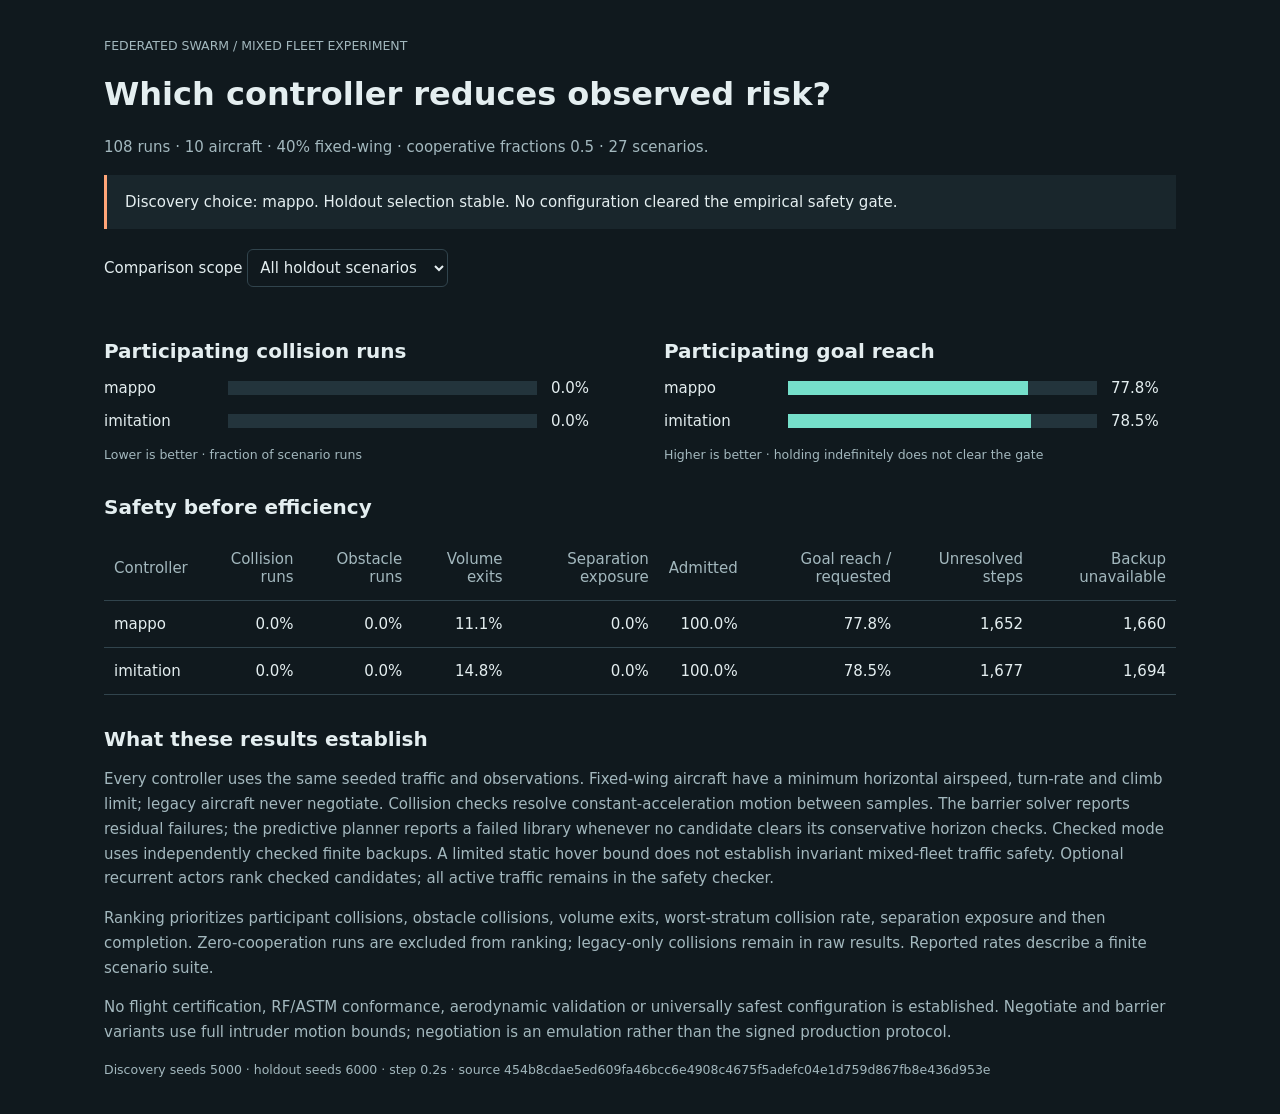
<file: experiments/iteration-03/seed43/report.html>
<!doctype html>
<html lang="en"><head><meta charset="utf-8"><meta name="viewport" content="width=device-width,initial-scale=1">
<title>Federated swarm · Safety comparison</title><style>
:root{color-scheme:dark;--bg:#10191e;--fg:#e4eef0;--muted:#a3b8be;--line:#31444d;--accent:#75dfca;--alert:#ffa578}
*{box-sizing:border-box}body{margin:0;background:var(--bg);color:var(--fg);font:15px system-ui,sans-serif}main{max-width:1120px;margin:auto;padding:36px 24px}h1{font-size:32px;font-weight:600}h2{font-size:20px;margin-top:32px}p{line-height:1.65;color:var(--muted)}.status{padding:18px;border-left:3px solid var(--alert);background:#19262c}label{display:block;margin:20px 0}select{font:inherit;padding:8px;background:var(--bg);color:var(--fg);border:1px solid var(--line);border-radius:6px}table{width:100%;border-collapse:collapse}th,td{padding:14px 10px;text-align:right;border-bottom:1px solid var(--line);font-variant-numeric:tabular-nums}th:first-child,td:first-child{text-align:left}th{font-weight:500;color:var(--muted)}.table-wrap{overflow:auto}.bar-row{display:grid;grid-template-columns:110px 1fr 65px;gap:14px;align-items:center;margin:15px 0}.track{background:#23343c;height:14px}.bar{background:var(--accent);height:100%}.two{display:grid;grid-template-columns:1fr 1fr;gap:48px}small{color:var(--muted)}@media(max-width:700px){.two{display:block}main{padding:20px 14px}}
</style></head><body><main><small>FEDERATED SWARM / MIXED FLEET EXPERIMENT</small><h1>Which controller reduces observed risk?</h1><p id="scope"></p><div class="status" id="status"></div><label>Comparison scope <select id="scenario"><option value="all">All holdout scenarios</option><option value="bounded">Modeled fault bounds</option><option value="outside">Out-of-bounds faults</option></select></label><div class="two"><section><h2>Participating collision runs</h2><div id="risk"></div><small>Lower is better · fraction of scenario runs</small></section><section><h2>Participating goal reach</h2><div id="progress"></div><small>Higher is better · holding indefinitely does not clear the gate</small></section></div><h2>Safety before efficiency</h2><div class="table-wrap"><table><thead><tr><th>Controller</th><th>Collision runs</th><th>Obstacle runs</th><th>Volume exits</th><th>Separation exposure</th><th>Admitted</th><th>Goal reach / requested</th><th>Unresolved steps</th><th>Backup unavailable</th></tr></thead><tbody id="rows"></tbody></table></div><h2>What these results establish</h2><p>Every controller uses the same seeded traffic and observations. Fixed-wing aircraft have a minimum horizontal airspeed, turn-rate and climb limit; legacy aircraft never negotiate. Collision checks resolve constant-acceleration motion between samples. The barrier solver reports residual failures; the predictive planner reports a failed library whenever no candidate clears its conservative horizon checks. Checked mode uses independently checked finite backups. A limited static hover bound does not establish invariant mixed-fleet traffic safety. Optional recurrent actors rank checked candidates; all active traffic remains in the safety checker.</p><p>Ranking prioritizes participant collisions, obstacle collisions, volume exits, worst-stratum collision rate, separation exposure and then completion. Zero-cooperation runs are excluded from ranking; legacy-only collisions remain in raw results. Reported rates describe a finite scenario suite.</p><p>No flight certification, RF/ASTM conformance, aerodynamic validation or universally safest configuration is established. Negotiate and barrier variants use full intruder motion bounds; negotiation is an emulation rather than the signed production protocol.</p><small id="provenance"></small></main><script>
const S={"manifest": {"scenarios": ["head_on", "crossing", "overtaking", "merge", "corridor", "vertical", "urban", "blocked_escape", "overload", "boundary_handoff", "sudden_turn", "stopped_legacy", "packet_loss", "stale_telemetry", "network_outage", "sensor_occlusion", "gnss_bias", "datum_error", "identity_ambiguity", "wind_gust", "actuator_lag", "bound_violation", "solver_overrun", "partial_commit", "loss_wind", "outage_turn", "lag_datum"], "counts": [10], "fractions": [0.5], "controllers": ["imitation", "mappo"], "discovery_seeds": [5000], "holdout_seeds": [6000], "fixed_wing_fraction": 0.4, "duration_s": 36.0, "dt_s": 0.2, "expected_runs": 108, "source_sha256": "454b8cdae5ed609fa46bcc6e4908c4675f5adefc04e1d759d867fb8e436d953e", "admission": "checked", "admission_limit": 40, "routes": "visibility", "require_invariant_backup": false, "neural_checkpoints": {"imitation": {"checkpoint": "/Users/vibhutripathi/Documents/OpenUTM/repos/Federated swarm/models/seed-43/imitation.json", "checkpoint_sha256": "7807ef0821eff5fb3a67aff75c9b094bdf38e63a2e1c204996b8c2621e294018"}, "mappo": {"checkpoint": "/Users/vibhutripathi/Documents/OpenUTM/repos/Federated swarm/models/seed-43/mappo.json", "checkpoint_sha256": "c65fe996862343ee41be07fba3c3e7446f75fd73d08009846b68302a57af2da9"}}, "vehicle_model": "mixed-point-mass-v0", "ranking_order": ["participant collisions", "participant obstacle collisions", "participant volume exits", "worst stratum collisions", "separation exposure", "mission completion"]}, "completed_runs": 108, "expected_runs": 108, "ranking_discovery": [{"controller": "mappo", "eligible_runs": 27, "participant_collision_run_rate": 0.0, "participant_obstacle_run_rate": 0.0, "participant_volume_exit_run_rate": 0.1111111111111111, "worst_stratum_collision_rate": 0.0, "separation_exposure_ratio": 0.0, "participant_completion_fraction": 0.9407407407407407, "participant_collision_pairs": 0, "legacy_only_collision_pairs": 3, "filter_infeasible_drone_steps": 0, "predictive_no_admissible_drone_steps": 1245, "kinematic_violation_drone_steps": 66, "participant_admission_fraction": 1.0, "queued_aircraft": 0, "route_rejected_aircraft": 0, "backup_unavailable_drone_steps": 1252, "command_deadline_exceeded_runs": 0, "mean_command_p99_ms": 27.834252985442223, "risk_key": [0.0, 0.0, 0.1111111111111111, 0.0, 0.0, -0.9407407407407407]}, {"controller": "imitation", "eligible_runs": 27, "participant_collision_run_rate": 0.0, "participant_obstacle_run_rate": 0.0, "participant_volume_exit_run_rate": 0.1111111111111111, "worst_stratum_collision_rate": 0.0, "separation_exposure_ratio": 0.0, "participant_completion_fraction": 0.9259259259259259, "participant_collision_pairs": 0, "legacy_only_collision_pairs": 3, "filter_infeasible_drone_steps": 0, "predictive_no_admissible_drone_steps": 1220, "kinematic_violation_drone_steps": 62, "participant_admission_fraction": 1.0, "queued_aircraft": 0, "route_rejected_aircraft": 0, "backup_unavailable_drone_steps": 1227, "command_deadline_exceeded_runs": 0, "mean_command_p99_ms": 25.303715412446763, "risk_key": [0.0, 0.0, 0.1111111111111111, 0.0, 0.0, -0.9259259259259259]}], "ranking_holdout": [{"controller": "mappo", "eligible_runs": 27, "participant_collision_run_rate": 0.0, "participant_obstacle_run_rate": 0.0, "participant_volume_exit_run_rate": 0.1111111111111111, "worst_stratum_collision_rate": 0.0, "separation_exposure_ratio": 0.0, "participant_completion_fraction": 0.7777777777777778, "participant_collision_pairs": 0, "legacy_only_collision_pairs": 0, "filter_infeasible_drone_steps": 0, "predictive_no_admissible_drone_steps": 1652, "kinematic_violation_drone_steps": 111, "participant_admission_fraction": 1.0, "queued_aircraft": 0, "route_rejected_aircraft": 0, "backup_unavailable_drone_steps": 1660, "command_deadline_exceeded_runs": 0, "mean_command_p99_ms": 26.637830280386808, "risk_key": [0.0, 0.0, 0.1111111111111111, 0.0, 0.0, -0.7777777777777778]}, {"controller": "imitation", "eligible_runs": 27, "participant_collision_run_rate": 0.0, "participant_obstacle_run_rate": 0.0, "participant_volume_exit_run_rate": 0.14814814814814814, "worst_stratum_collision_rate": 0.0, "separation_exposure_ratio": 0.0, "participant_completion_fraction": 0.7851851851851852, "participant_collision_pairs": 0, "legacy_only_collision_pairs": 0, "filter_infeasible_drone_steps": 0, "predictive_no_admissible_drone_steps": 1677, "kinematic_violation_drone_steps": 113, "participant_admission_fraction": 1.0, "queued_aircraft": 0, "route_rejected_aircraft": 0, "backup_unavailable_drone_steps": 1694, "command_deadline_exceeded_runs": 0, "mean_command_p99_ms": 27.153959258842725, "risk_key": [0.0, 0.0, 0.14814814814814814, 0.0, 0.0, -0.7851851851851852]}], "selected_on_discovery": "mappo", "selection_stable_on_holdout": true, "passed_empirical_gate": false, "recommendation": "no-configuration-cleared-safety-gate", "per_scenario_holdout": {"head_on": [{"controller": "imitation", "eligible_runs": 1, "participant_collision_run_rate": 0.0, "participant_obstacle_run_rate": 0.0, "participant_volume_exit_run_rate": 0.0, "worst_stratum_collision_rate": 0.0, "separation_exposure_ratio": 0.0, "participant_completion_fraction": 1.0, "participant_collision_pairs": 0, "legacy_only_collision_pairs": 0, "filter_infeasible_drone_steps": 0, "predictive_no_admissible_drone_steps": 1, "kinematic_violation_drone_steps": 0, "participant_admission_fraction": 1.0, "queued_aircraft": 0, "route_rejected_aircraft": 0, "backup_unavailable_drone_steps": 1, "command_deadline_exceeded_runs": 0, "mean_command_p99_ms": 38.65074875764548, "risk_key": [0.0, 0.0, 0.0, 0.0, 0.0, -1.0]}, {"controller": "mappo", "eligible_runs": 1, "participant_collision_run_rate": 0.0, "participant_obstacle_run_rate": 0.0, "participant_volume_exit_run_rate": 0.0, "worst_stratum_collision_rate": 0.0, "separation_exposure_ratio": 0.0, "participant_completion_fraction": 1.0, "participant_collision_pairs": 0, "legacy_only_collision_pairs": 0, "filter_infeasible_drone_steps": 0, "predictive_no_admissible_drone_steps": 1, "kinematic_violation_drone_steps": 0, "participant_admission_fraction": 1.0, "queued_aircraft": 0, "route_rejected_aircraft": 0, "backup_unavailable_drone_steps": 1, "command_deadline_exceeded_runs": 0, "mean_command_p99_ms": 59.745357680367505, "risk_key": [0.0, 0.0, 0.0, 0.0, 0.0, -1.0]}], "crossing": [{"controller": "imitation", "eligible_runs": 1, "participant_collision_run_rate": 0.0, "participant_obstacle_run_rate": 0.0, "participant_volume_exit_run_rate": 0.0, "worst_stratum_collision_rate": 0.0, "separation_exposure_ratio": 0.0, "participant_completion_fraction": 0.6, "participant_collision_pairs": 0, "legacy_only_collision_pairs": 0, "filter_infeasible_drone_steps": 0, "predictive_no_admissible_drone_steps": 37, "kinematic_violation_drone_steps": 0, "participant_admission_fraction": 1.0, "queued_aircraft": 0, "route_rejected_aircraft": 0, "backup_unavailable_drone_steps": 37, "command_deadline_exceeded_runs": 0, "mean_command_p99_ms": 16.978602502567814, "risk_key": [0.0, 0.0, 0.0, 0.0, 0.0, -0.6]}, {"controller": "mappo", "eligible_runs": 1, "participant_collision_run_rate": 0.0, "participant_obstacle_run_rate": 0.0, "participant_volume_exit_run_rate": 0.0, "worst_stratum_collision_rate": 0.0, "separation_exposure_ratio": 0.0, "participant_completion_fraction": 0.6, "participant_collision_pairs": 0, "legacy_only_collision_pairs": 0, "filter_infeasible_drone_steps": 0, "predictive_no_admissible_drone_steps": 43, "kinematic_violation_drone_steps": 0, "participant_admission_fraction": 1.0, "queued_aircraft": 0, "route_rejected_aircraft": 0, "backup_unavailable_drone_steps": 43, "command_deadline_exceeded_runs": 0, "mean_command_p99_ms": 15.525730036970348, "risk_key": [0.0, 0.0, 0.0, 0.0, 0.0, -0.6]}], "overtaking": [{"controller": "imitation", "eligible_runs": 1, "participant_collision_run_rate": 0.0, "participant_obstacle_run_rate": 0.0, "participant_volume_exit_run_rate": 0.0, "worst_stratum_collision_rate": 0.0, "separation_exposure_ratio": 0.0, "participant_completion_fraction": 1.0, "participant_collision_pairs": 0, "legacy_only_collision_pairs": 0, "filter_infeasible_drone_steps": 0, "predictive_no_admissible_drone_steps": 3, "kinematic_violation_drone_steps": 0, "participant_admission_fraction": 1.0, "queued_aircraft": 0, "route_rejected_aircraft": 0, "backup_unavailable_drone_steps": 3, "command_deadline_exceeded_runs": 0, "mean_command_p99_ms": 17.906154499505543, "risk_key": [0.0, 0.0, 0.0, 0.0, 0.0, -1.0]}, {"controller": "mappo", "eligible_runs": 1, "participant_collision_run_rate": 0.0, "participant_obstacle_run_rate": 0.0, "participant_volume_exit_run_rate": 0.0, "worst_stratum_collision_rate": 0.0, "separation_exposure_ratio": 0.0, "participant_completion_fraction": 1.0, "participant_collision_pairs": 0, "legacy_only_collision_pairs": 0, "filter_infeasible_drone_steps": 0, "predictive_no_admissible_drone_steps": 5, "kinematic_violation_drone_steps": 0, "participant_admission_fraction": 1.0, "queued_aircraft": 0, "route_rejected_aircraft": 0, "backup_unavailable_drone_steps": 5, "command_deadline_exceeded_runs": 0, "mean_command_p99_ms": 21.443843861925174, "risk_key": [0.0, 0.0, 0.0, 0.0, 0.0, -1.0]}], "merge": [{"controller": "imitation", "eligible_runs": 1, "participant_collision_run_rate": 0.0, "participant_obstacle_run_rate": 0.0, "participant_volume_exit_run_rate": 0.0, "worst_stratum_collision_rate": 0.0, "separation_exposure_ratio": 0.0, "participant_completion_fraction": 1.0, "participant_collision_pairs": 0, "legacy_only_collision_pairs": 0, "filter_infeasible_drone_steps": 0, "predictive_no_admissible_drone_steps": 10, "kinematic_violation_drone_steps": 0, "participant_admission_fraction": 1.0, "queued_aircraft": 0, "route_rejected_aircraft": 0, "backup_unavailable_drone_steps": 10, "command_deadline_exceeded_runs": 0, "mean_command_p99_ms": 13.163580087202714, "risk_key": [0.0, 0.0, 0.0, 0.0, 0.0, -1.0]}, {"controller": "mappo", "eligible_runs": 1, "participant_collision_run_rate": 0.0, "participant_obstacle_run_rate": 0.0, "participant_volume_exit_run_rate": 0.0, "worst_stratum_collision_rate": 0.0, "separation_exposure_ratio": 0.0, "participant_completion_fraction": 1.0, "participant_collision_pairs": 0, "legacy_only_collision_pairs": 0, "filter_infeasible_drone_steps": 0, "predictive_no_admissible_drone_steps": 10, "kinematic_violation_drone_steps": 0, "participant_admission_fraction": 1.0, "queued_aircraft": 0, "route_rejected_aircraft": 0, "backup_unavailable_drone_steps": 10, "command_deadline_exceeded_runs": 0, "mean_command_p99_ms": 18.596848486995405, "risk_key": [0.0, 0.0, 0.0, 0.0, 0.0, -1.0]}], "corridor": [{"controller": "imitation", "eligible_runs": 1, "participant_collision_run_rate": 0.0, "participant_obstacle_run_rate": 0.0, "participant_volume_exit_run_rate": 0.0, "worst_stratum_collision_rate": 0.0, "separation_exposure_ratio": 0.0, "participant_completion_fraction": 1.0, "participant_collision_pairs": 0, "legacy_only_collision_pairs": 0, "filter_infeasible_drone_steps": 0, "predictive_no_admissible_drone_steps": 10, "kinematic_violation_drone_steps": 0, "participant_admission_fraction": 1.0, "queued_aircraft": 0, "route_rejected_aircraft": 0, "backup_unavailable_drone_steps": 10, "command_deadline_exceeded_runs": 0, "mean_command_p99_ms": 32.70010866093783, "risk_key": [0.0, 0.0, 0.0, 0.0, 0.0, -1.0]}, {"controller": "mappo", "eligible_runs": 1, "participant_collision_run_rate": 0.0, "participant_obstacle_run_rate": 0.0, "participant_volume_exit_run_rate": 0.0, "worst_stratum_collision_rate": 0.0, "separation_exposure_ratio": 0.0, "participant_completion_fraction": 1.0, "participant_collision_pairs": 0, "legacy_only_collision_pairs": 0, "filter_infeasible_drone_steps": 0, "predictive_no_admissible_drone_steps": 10, "kinematic_violation_drone_steps": 0, "participant_admission_fraction": 1.0, "queued_aircraft": 0, "route_rejected_aircraft": 0, "backup_unavailable_drone_steps": 10, "command_deadline_exceeded_runs": 0, "mean_command_p99_ms": 27.46228125142803, "risk_key": [0.0, 0.0, 0.0, 0.0, 0.0, -1.0]}], "vertical": [{"controller": "imitation", "eligible_runs": 1, "participant_collision_run_rate": 0.0, "participant_obstacle_run_rate": 0.0, "participant_volume_exit_run_rate": 0.0, "worst_stratum_collision_rate": 0.0, "separation_exposure_ratio": 0.0, "participant_completion_fraction": 0.6, "participant_collision_pairs": 0, "legacy_only_collision_pairs": 0, "filter_infeasible_drone_steps": 0, "predictive_no_admissible_drone_steps": 80, "kinematic_violation_drone_steps": 0, "participant_admission_fraction": 1.0, "queued_aircraft": 0, "route_rejected_aircraft": 0, "backup_unavailable_drone_steps": 80, "command_deadline_exceeded_runs": 0, "mean_command_p99_ms": 20.190343250651505, "risk_key": [0.0, 0.0, 0.0, 0.0, 0.0, -0.6]}, {"controller": "mappo", "eligible_runs": 1, "participant_collision_run_rate": 0.0, "participant_obstacle_run_rate": 0.0, "participant_volume_exit_run_rate": 0.0, "worst_stratum_collision_rate": 0.0, "separation_exposure_ratio": 0.0, "participant_completion_fraction": 0.6, "participant_collision_pairs": 0, "legacy_only_collision_pairs": 0, "filter_infeasible_drone_steps": 0, "predictive_no_admissible_drone_steps": 78, "kinematic_violation_drone_steps": 0, "participant_admission_fraction": 1.0, "queued_aircraft": 0, "route_rejected_aircraft": 0, "backup_unavailable_drone_steps": 78, "command_deadline_exceeded_runs": 0, "mean_command_p99_ms": 23.64261918402919, "risk_key": [0.0, 0.0, 0.0, 0.0, 0.0, -0.6]}], "urban": [{"controller": "imitation", "eligible_runs": 1, "participant_collision_run_rate": 0.0, "participant_obstacle_run_rate": 0.0, "participant_volume_exit_run_rate": 0.0, "worst_stratum_collision_rate": 0.0, "separation_exposure_ratio": 0.0, "participant_completion_fraction": 0.8, "participant_collision_pairs": 0, "legacy_only_collision_pairs": 0, "filter_infeasible_drone_steps": 0, "predictive_no_admissible_drone_steps": 4, "kinematic_violation_drone_steps": 0, "participant_admission_fraction": 1.0, "queued_aircraft": 0, "route_rejected_aircraft": 0, "backup_unavailable_drone_steps": 4, "command_deadline_exceeded_runs": 0, "mean_command_p99_ms": 17.797892569215094, "risk_key": [0.0, 0.0, 0.0, 0.0, 0.0, -0.8]}, {"controller": "mappo", "eligible_runs": 1, "participant_collision_run_rate": 0.0, "participant_obstacle_run_rate": 0.0, "participant_volume_exit_run_rate": 0.0, "worst_stratum_collision_rate": 0.0, "separation_exposure_ratio": 0.0, "participant_completion_fraction": 0.6, "participant_collision_pairs": 0, "legacy_only_collision_pairs": 0, "filter_infeasible_drone_steps": 0, "predictive_no_admissible_drone_steps": 4, "kinematic_violation_drone_steps": 0, "participant_admission_fraction": 1.0, "queued_aircraft": 0, "route_rejected_aircraft": 0, "backup_unavailable_drone_steps": 4, "command_deadline_exceeded_runs": 0, "mean_command_p99_ms": 15.421676174955794, "risk_key": [0.0, 0.0, 0.0, 0.0, 0.0, -0.6]}], "blocked_escape": [{"controller": "imitation", "eligible_runs": 1, "participant_collision_run_rate": 0.0, "participant_obstacle_run_rate": 0.0, "participant_volume_exit_run_rate": 0.0, "worst_stratum_collision_rate": 0.0, "separation_exposure_ratio": 0.0, "participant_completion_fraction": 0.8, "participant_collision_pairs": 0, "legacy_only_collision_pairs": 0, "filter_infeasible_drone_steps": 0, "predictive_no_admissible_drone_steps": 10, "kinematic_violation_drone_steps": 0, "participant_admission_fraction": 1.0, "queued_aircraft": 0, "route_rejected_aircraft": 0, "backup_unavailable_drone_steps": 10, "command_deadline_exceeded_runs": 0, "mean_command_p99_ms": 70.16885495941101, "risk_key": [0.0, 0.0, 0.0, 0.0, 0.0, -0.8]}, {"controller": "mappo", "eligible_runs": 1, "participant_collision_run_rate": 0.0, "participant_obstacle_run_rate": 0.0, "participant_volume_exit_run_rate": 0.0, "worst_stratum_collision_rate": 0.0, "separation_exposure_ratio": 0.0, "participant_completion_fraction": 0.8, "participant_collision_pairs": 0, "legacy_only_collision_pairs": 0, "filter_infeasible_drone_steps": 0, "predictive_no_admissible_drone_steps": 9, "kinematic_violation_drone_steps": 0, "participant_admission_fraction": 1.0, "queued_aircraft": 0, "route_rejected_aircraft": 0, "backup_unavailable_drone_steps": 9, "command_deadline_exceeded_runs": 0, "mean_command_p99_ms": 62.90876806691814, "risk_key": [0.0, 0.0, 0.0, 0.0, 0.0, -0.8]}], "overload": [{"controller": "imitation", "eligible_runs": 1, "participant_collision_run_rate": 0.0, "participant_obstacle_run_rate": 0.0, "participant_volume_exit_run_rate": 0.0, "worst_stratum_collision_rate": 0.0, "separation_exposure_ratio": 0.0, "participant_completion_fraction": 1.0, "participant_collision_pairs": 0, "legacy_only_collision_pairs": 0, "filter_infeasible_drone_steps": 0, "predictive_no_admissible_drone_steps": 7, "kinematic_violation_drone_steps": 0, "participant_admission_fraction": 1.0, "queued_aircraft": 0, "route_rejected_aircraft": 0, "backup_unavailable_drone_steps": 7, "command_deadline_exceeded_runs": 0, "mean_command_p99_ms": 65.50377446881596, "risk_key": [0.0, 0.0, 0.0, 0.0, 0.0, -1.0]}, {"controller": "mappo", "eligible_runs": 1, "participant_collision_run_rate": 0.0, "participant_obstacle_run_rate": 0.0, "participant_volume_exit_run_rate": 0.0, "worst_stratum_collision_rate": 0.0, "separation_exposure_ratio": 0.0, "participant_completion_fraction": 1.0, "participant_collision_pairs": 0, "legacy_only_collision_pairs": 0, "filter_infeasible_drone_steps": 0, "predictive_no_admissible_drone_steps": 7, "kinematic_violation_drone_steps": 0, "participant_admission_fraction": 1.0, "queued_aircraft": 0, "route_rejected_aircraft": 0, "backup_unavailable_drone_steps": 7, "command_deadline_exceeded_runs": 0, "mean_command_p99_ms": 20.993079641775704, "risk_key": [0.0, 0.0, 0.0, 0.0, 0.0, -1.0]}], "boundary_handoff": [{"controller": "mappo", "eligible_runs": 1, "participant_collision_run_rate": 0.0, "participant_obstacle_run_rate": 0.0, "participant_volume_exit_run_rate": 0.0, "worst_stratum_collision_rate": 0.0, "separation_exposure_ratio": 0.0, "participant_completion_fraction": 0.8, "participant_collision_pairs": 0, "legacy_only_collision_pairs": 0, "filter_infeasible_drone_steps": 0, "predictive_no_admissible_drone_steps": 39, "kinematic_violation_drone_steps": 0, "participant_admission_fraction": 1.0, "queued_aircraft": 0, "route_rejected_aircraft": 0, "backup_unavailable_drone_steps": 39, "command_deadline_exceeded_runs": 0, "mean_command_p99_ms": 31.299350072149664, "risk_key": [0.0, 0.0, 0.0, 0.0, 0.0, -0.8]}, {"controller": "imitation", "eligible_runs": 1, "participant_collision_run_rate": 0.0, "participant_obstacle_run_rate": 0.0, "participant_volume_exit_run_rate": 0.0, "worst_stratum_collision_rate": 0.0, "separation_exposure_ratio": 0.0, "participant_completion_fraction": 0.6, "participant_collision_pairs": 0, "legacy_only_collision_pairs": 0, "filter_infeasible_drone_steps": 0, "predictive_no_admissible_drone_steps": 40, "kinematic_violation_drone_steps": 0, "participant_admission_fraction": 1.0, "queued_aircraft": 0, "route_rejected_aircraft": 0, "backup_unavailable_drone_steps": 40, "command_deadline_exceeded_runs": 0, "mean_command_p99_ms": 44.927876140136675, "risk_key": [0.0, 0.0, 0.0, 0.0, 0.0, -0.6]}], "sudden_turn": [{"controller": "imitation", "eligible_runs": 1, "participant_collision_run_rate": 0.0, "participant_obstacle_run_rate": 0.0, "participant_volume_exit_run_rate": 0.0, "worst_stratum_collision_rate": 0.0, "separation_exposure_ratio": 0.0, "participant_completion_fraction": 0.8, "participant_collision_pairs": 0, "legacy_only_collision_pairs": 0, "filter_infeasible_drone_steps": 0, "predictive_no_admissible_drone_steps": 36, "kinematic_violation_drone_steps": 0, "participant_admission_fraction": 1.0, "queued_aircraft": 0, "route_rejected_aircraft": 0, "backup_unavailable_drone_steps": 36, "command_deadline_exceeded_runs": 0, "mean_command_p99_ms": 25.373299318744163, "risk_key": [0.0, 0.0, 0.0, 0.0, 0.0, -0.8]}, {"controller": "mappo", "eligible_runs": 1, "participant_collision_run_rate": 0.0, "participant_obstacle_run_rate": 0.0, "participant_volume_exit_run_rate": 0.0, "worst_stratum_collision_rate": 0.0, "separation_exposure_ratio": 0.0, "participant_completion_fraction": 0.6, "participant_collision_pairs": 0, "legacy_only_collision_pairs": 0, "filter_infeasible_drone_steps": 0, "predictive_no_admissible_drone_steps": 45, "kinematic_violation_drone_steps": 0, "participant_admission_fraction": 1.0, "queued_aircraft": 0, "route_rejected_aircraft": 0, "backup_unavailable_drone_steps": 45, "command_deadline_exceeded_runs": 0, "mean_command_p99_ms": 25.116155819632745, "risk_key": [0.0, 0.0, 0.0, 0.0, 0.0, -0.6]}], "stopped_legacy": [{"controller": "imitation", "eligible_runs": 1, "participant_collision_run_rate": 0.0, "participant_obstacle_run_rate": 0.0, "participant_volume_exit_run_rate": 0.0, "worst_stratum_collision_rate": 0.0, "separation_exposure_ratio": 0.0, "participant_completion_fraction": 1.0, "participant_collision_pairs": 0, "legacy_only_collision_pairs": 0, "filter_infeasible_drone_steps": 0, "predictive_no_admissible_drone_steps": 1, "kinematic_violation_drone_steps": 0, "participant_admission_fraction": 1.0, "queued_aircraft": 0, "route_rejected_aircraft": 0, "backup_unavailable_drone_steps": 1, "command_deadline_exceeded_runs": 0, "mean_command_p99_ms": 16.660303542885266, "risk_key": [0.0, 0.0, 0.0, 0.0, 0.0, -1.0]}, {"controller": "mappo", "eligible_runs": 1, "participant_collision_run_rate": 0.0, "participant_obstacle_run_rate": 0.0, "participant_volume_exit_run_rate": 0.0, "worst_stratum_collision_rate": 0.0, "separation_exposure_ratio": 0.0, "participant_completion_fraction": 1.0, "participant_collision_pairs": 0, "legacy_only_collision_pairs": 0, "filter_infeasible_drone_steps": 0, "predictive_no_admissible_drone_steps": 1, "kinematic_violation_drone_steps": 0, "participant_admission_fraction": 1.0, "queued_aircraft": 0, "route_rejected_aircraft": 0, "backup_unavailable_drone_steps": 1, "command_deadline_exceeded_runs": 0, "mean_command_p99_ms": 13.922881719190672, "risk_key": [0.0, 0.0, 0.0, 0.0, 0.0, -1.0]}], "packet_loss": [{"controller": "imitation", "eligible_runs": 1, "participant_collision_run_rate": 0.0, "participant_obstacle_run_rate": 0.0, "participant_volume_exit_run_rate": 0.0, "worst_stratum_collision_rate": 0.0, "separation_exposure_ratio": 0.0, "participant_completion_fraction": 1.0, "participant_collision_pairs": 0, "legacy_only_collision_pairs": 0, "filter_infeasible_drone_steps": 0, "predictive_no_admissible_drone_steps": 78, "kinematic_violation_drone_steps": 0, "participant_admission_fraction": 1.0, "queued_aircraft": 0, "route_rejected_aircraft": 0, "backup_unavailable_drone_steps": 78, "command_deadline_exceeded_runs": 0, "mean_command_p99_ms": 17.19904868194134, "risk_key": [0.0, 0.0, 0.0, 0.0, 0.0, -1.0]}, {"controller": "mappo", "eligible_runs": 1, "participant_collision_run_rate": 0.0, "participant_obstacle_run_rate": 0.0, "participant_volume_exit_run_rate": 0.0, "worst_stratum_collision_rate": 0.0, "separation_exposure_ratio": 0.0, "participant_completion_fraction": 1.0, "participant_collision_pairs": 0, "legacy_only_collision_pairs": 0, "filter_infeasible_drone_steps": 0, "predictive_no_admissible_drone_steps": 71, "kinematic_violation_drone_steps": 0, "participant_admission_fraction": 1.0, "queued_aircraft": 0, "route_rejected_aircraft": 0, "backup_unavailable_drone_steps": 71, "command_deadline_exceeded_runs": 0, "mean_command_p99_ms": 16.88797530725423, "risk_key": [0.0, 0.0, 0.0, 0.0, 0.0, -1.0]}], "stale_telemetry": [{"controller": "imitation", "eligible_runs": 1, "participant_collision_run_rate": 0.0, "participant_obstacle_run_rate": 0.0, "participant_volume_exit_run_rate": 0.0, "worst_stratum_collision_rate": 0.0, "separation_exposure_ratio": 0.0, "participant_completion_fraction": 0.2, "participant_collision_pairs": 0, "legacy_only_collision_pairs": 0, "filter_infeasible_drone_steps": 0, "predictive_no_admissible_drone_steps": 252, "kinematic_violation_drone_steps": 0, "participant_admission_fraction": 1.0, "queued_aircraft": 0, "route_rejected_aircraft": 0, "backup_unavailable_drone_steps": 252, "command_deadline_exceeded_runs": 0, "mean_command_p99_ms": 21.410154961849944, "risk_key": [0.0, 0.0, 0.0, 0.0, 0.0, -0.2]}, {"controller": "mappo", "eligible_runs": 1, "participant_collision_run_rate": 0.0, "participant_obstacle_run_rate": 0.0, "participant_volume_exit_run_rate": 0.0, "worst_stratum_collision_rate": 0.0, "separation_exposure_ratio": 0.0, "participant_completion_fraction": 0.2, "participant_collision_pairs": 0, "legacy_only_collision_pairs": 0, "filter_infeasible_drone_steps": 0, "predictive_no_admissible_drone_steps": 237, "kinematic_violation_drone_steps": 0, "participant_admission_fraction": 1.0, "queued_aircraft": 0, "route_rejected_aircraft": 0, "backup_unavailable_drone_steps": 237, "command_deadline_exceeded_runs": 0, "mean_command_p99_ms": 17.797831248608436, "risk_key": [0.0, 0.0, 0.0, 0.0, 0.0, -0.2]}], "network_outage": [{"controller": "imitation", "eligible_runs": 1, "participant_collision_run_rate": 0.0, "participant_obstacle_run_rate": 0.0, "participant_volume_exit_run_rate": 1.0, "worst_stratum_collision_rate": 0.0, "separation_exposure_ratio": 0.0, "participant_completion_fraction": 0.8, "participant_collision_pairs": 0, "legacy_only_collision_pairs": 0, "filter_infeasible_drone_steps": 0, "predictive_no_admissible_drone_steps": 208, "kinematic_violation_drone_steps": 0, "participant_admission_fraction": 1.0, "queued_aircraft": 0, "route_rejected_aircraft": 0, "backup_unavailable_drone_steps": 208, "command_deadline_exceeded_runs": 0, "mean_command_p99_ms": 15.072203208765135, "risk_key": [0.0, 0.0, 1.0, 0.0, 0.0, -0.8]}, {"controller": "mappo", "eligible_runs": 1, "participant_collision_run_rate": 0.0, "participant_obstacle_run_rate": 0.0, "participant_volume_exit_run_rate": 1.0, "worst_stratum_collision_rate": 0.0, "separation_exposure_ratio": 0.0, "participant_completion_fraction": 0.8, "participant_collision_pairs": 0, "legacy_only_collision_pairs": 0, "filter_infeasible_drone_steps": 0, "predictive_no_admissible_drone_steps": 209, "kinematic_violation_drone_steps": 0, "participant_admission_fraction": 1.0, "queued_aircraft": 0, "route_rejected_aircraft": 0, "backup_unavailable_drone_steps": 208, "command_deadline_exceeded_runs": 0, "mean_command_p99_ms": 24.015245636328498, "risk_key": [0.0, 0.0, 1.0, 0.0, 0.0, -0.8]}], "sensor_occlusion": [{"controller": "imitation", "eligible_runs": 1, "participant_collision_run_rate": 0.0, "participant_obstacle_run_rate": 0.0, "participant_volume_exit_run_rate": 1.0, "worst_stratum_collision_rate": 0.0, "separation_exposure_ratio": 0.0, "participant_completion_fraction": 0.6, "participant_collision_pairs": 0, "legacy_only_collision_pairs": 0, "filter_infeasible_drone_steps": 0, "predictive_no_admissible_drone_steps": 275, "kinematic_violation_drone_steps": 0, "participant_admission_fraction": 1.0, "queued_aircraft": 0, "route_rejected_aircraft": 0, "backup_unavailable_drone_steps": 275, "command_deadline_exceeded_runs": 0, "mean_command_p99_ms": 23.168501892068903, "risk_key": [0.0, 0.0, 1.0, 0.0, 0.0, -0.6]}, {"controller": "mappo", "eligible_runs": 1, "participant_collision_run_rate": 0.0, "participant_obstacle_run_rate": 0.0, "participant_volume_exit_run_rate": 1.0, "worst_stratum_collision_rate": 0.0, "separation_exposure_ratio": 0.0, "participant_completion_fraction": 0.6, "participant_collision_pairs": 0, "legacy_only_collision_pairs": 0, "filter_infeasible_drone_steps": 0, "predictive_no_admissible_drone_steps": 259, "kinematic_violation_drone_steps": 0, "participant_admission_fraction": 1.0, "queued_aircraft": 0, "route_rejected_aircraft": 0, "backup_unavailable_drone_steps": 259, "command_deadline_exceeded_runs": 0, "mean_command_p99_ms": 33.4239195004921, "risk_key": [0.0, 0.0, 1.0, 0.0, 0.0, -0.6]}], "gnss_bias": [{"controller": "imitation", "eligible_runs": 1, "participant_collision_run_rate": 0.0, "participant_obstacle_run_rate": 0.0, "participant_volume_exit_run_rate": 0.0, "worst_stratum_collision_rate": 0.0, "separation_exposure_ratio": 0.0, "participant_completion_fraction": 0.6, "participant_collision_pairs": 0, "legacy_only_collision_pairs": 0, "filter_infeasible_drone_steps": 0, "predictive_no_admissible_drone_steps": 37, "kinematic_violation_drone_steps": 0, "participant_admission_fraction": 1.0, "queued_aircraft": 0, "route_rejected_aircraft": 0, "backup_unavailable_drone_steps": 37, "command_deadline_exceeded_runs": 0, "mean_command_p99_ms": 15.932663140847596, "risk_key": [0.0, 0.0, 0.0, 0.0, 0.0, -0.6]}, {"controller": "mappo", "eligible_runs": 1, "participant_collision_run_rate": 0.0, "participant_obstacle_run_rate": 0.0, "participant_volume_exit_run_rate": 0.0, "worst_stratum_collision_rate": 0.0, "separation_exposure_ratio": 0.0, "participant_completion_fraction": 0.6, "participant_collision_pairs": 0, "legacy_only_collision_pairs": 0, "filter_infeasible_drone_steps": 0, "predictive_no_admissible_drone_steps": 43, "kinematic_violation_drone_steps": 0, "participant_admission_fraction": 1.0, "queued_aircraft": 0, "route_rejected_aircraft": 0, "backup_unavailable_drone_steps": 43, "command_deadline_exceeded_runs": 0, "mean_command_p99_ms": 15.224954956356695, "risk_key": [0.0, 0.0, 0.0, 0.0, 0.0, -0.6]}], "datum_error": [{"controller": "imitation", "eligible_runs": 1, "participant_collision_run_rate": 0.0, "participant_obstacle_run_rate": 0.0, "participant_volume_exit_run_rate": 0.0, "worst_stratum_collision_rate": 0.0, "separation_exposure_ratio": 0.0, "participant_completion_fraction": 1.0, "participant_collision_pairs": 0, "legacy_only_collision_pairs": 0, "filter_infeasible_drone_steps": 0, "predictive_no_admissible_drone_steps": 50, "kinematic_violation_drone_steps": 0, "participant_admission_fraction": 1.0, "queued_aircraft": 0, "route_rejected_aircraft": 0, "backup_unavailable_drone_steps": 50, "command_deadline_exceeded_runs": 0, "mean_command_p99_ms": 19.014270016850777, "risk_key": [0.0, 0.0, 0.0, 0.0, 0.0, -1.0]}, {"controller": "mappo", "eligible_runs": 1, "participant_collision_run_rate": 0.0, "participant_obstacle_run_rate": 0.0, "participant_volume_exit_run_rate": 0.0, "worst_stratum_collision_rate": 0.0, "separation_exposure_ratio": 0.0, "participant_completion_fraction": 0.8, "participant_collision_pairs": 0, "legacy_only_collision_pairs": 0, "filter_infeasible_drone_steps": 0, "predictive_no_admissible_drone_steps": 71, "kinematic_violation_drone_steps": 0, "participant_admission_fraction": 1.0, "queued_aircraft": 0, "route_rejected_aircraft": 0, "backup_unavailable_drone_steps": 71, "command_deadline_exceeded_runs": 0, "mean_command_p99_ms": 30.304702495123138, "risk_key": [0.0, 0.0, 0.0, 0.0, 0.0, -0.8]}], "identity_ambiguity": [{"controller": "imitation", "eligible_runs": 1, "participant_collision_run_rate": 0.0, "participant_obstacle_run_rate": 0.0, "participant_volume_exit_run_rate": 0.0, "worst_stratum_collision_rate": 0.0, "separation_exposure_ratio": 0.0, "participant_completion_fraction": 0.8, "participant_collision_pairs": 0, "legacy_only_collision_pairs": 0, "filter_infeasible_drone_steps": 0, "predictive_no_admissible_drone_steps": 11, "kinematic_violation_drone_steps": 0, "participant_admission_fraction": 1.0, "queued_aircraft": 0, "route_rejected_aircraft": 0, "backup_unavailable_drone_steps": 11, "command_deadline_exceeded_runs": 0, "mean_command_p99_ms": 17.400430500783898, "risk_key": [0.0, 0.0, 0.0, 0.0, 0.0, -0.8]}, {"controller": "mappo", "eligible_runs": 1, "participant_collision_run_rate": 0.0, "participant_obstacle_run_rate": 0.0, "participant_volume_exit_run_rate": 0.0, "worst_stratum_collision_rate": 0.0, "separation_exposure_ratio": 0.0, "participant_completion_fraction": 0.8, "participant_collision_pairs": 0, "legacy_only_collision_pairs": 0, "filter_infeasible_drone_steps": 0, "predictive_no_admissible_drone_steps": 11, "kinematic_violation_drone_steps": 0, "participant_admission_fraction": 1.0, "queued_aircraft": 0, "route_rejected_aircraft": 0, "backup_unavailable_drone_steps": 11, "command_deadline_exceeded_runs": 0, "mean_command_p99_ms": 16.060188893025053, "risk_key": [0.0, 0.0, 0.0, 0.0, 0.0, -0.8]}], "wind_gust": [{"controller": "imitation", "eligible_runs": 1, "participant_collision_run_rate": 0.0, "participant_obstacle_run_rate": 0.0, "participant_volume_exit_run_rate": 0.0, "worst_stratum_collision_rate": 0.0, "separation_exposure_ratio": 0.0, "participant_completion_fraction": 0.6, "participant_collision_pairs": 0, "legacy_only_collision_pairs": 0, "filter_infeasible_drone_steps": 0, "predictive_no_admissible_drone_steps": 37, "kinematic_violation_drone_steps": 12, "participant_admission_fraction": 1.0, "queued_aircraft": 0, "route_rejected_aircraft": 0, "backup_unavailable_drone_steps": 37, "command_deadline_exceeded_runs": 0, "mean_command_p99_ms": 22.735585544141976, "risk_key": [0.0, 0.0, 0.0, 0.0, 0.0, -0.6]}, {"controller": "mappo", "eligible_runs": 1, "participant_collision_run_rate": 0.0, "participant_obstacle_run_rate": 0.0, "participant_volume_exit_run_rate": 0.0, "worst_stratum_collision_rate": 0.0, "separation_exposure_ratio": 0.0, "participant_completion_fraction": 0.6, "participant_collision_pairs": 0, "legacy_only_collision_pairs": 0, "filter_infeasible_drone_steps": 0, "predictive_no_admissible_drone_steps": 41, "kinematic_violation_drone_steps": 13, "participant_admission_fraction": 1.0, "queued_aircraft": 0, "route_rejected_aircraft": 0, "backup_unavailable_drone_steps": 41, "command_deadline_exceeded_runs": 0, "mean_command_p99_ms": 19.084370640630446, "risk_key": [0.0, 0.0, 0.0, 0.0, 0.0, -0.6]}], "actuator_lag": [{"controller": "imitation", "eligible_runs": 1, "participant_collision_run_rate": 0.0, "participant_obstacle_run_rate": 0.0, "participant_volume_exit_run_rate": 0.0, "worst_stratum_collision_rate": 0.0, "separation_exposure_ratio": 0.0, "participant_completion_fraction": 1.0, "participant_collision_pairs": 0, "legacy_only_collision_pairs": 0, "filter_infeasible_drone_steps": 0, "predictive_no_admissible_drone_steps": 7, "kinematic_violation_drone_steps": 3, "participant_admission_fraction": 1.0, "queued_aircraft": 0, "route_rejected_aircraft": 0, "backup_unavailable_drone_steps": 7, "command_deadline_exceeded_runs": 0, "mean_command_p99_ms": 17.820229253629805, "risk_key": [0.0, 0.0, 0.0, 0.0, 0.0, -1.0]}, {"controller": "mappo", "eligible_runs": 1, "participant_collision_run_rate": 0.0, "participant_obstacle_run_rate": 0.0, "participant_volume_exit_run_rate": 0.0, "worst_stratum_collision_rate": 0.0, "separation_exposure_ratio": 0.0, "participant_completion_fraction": 1.0, "participant_collision_pairs": 0, "legacy_only_collision_pairs": 0, "filter_infeasible_drone_steps": 0, "predictive_no_admissible_drone_steps": 12, "kinematic_violation_drone_steps": 0, "participant_admission_fraction": 1.0, "queued_aircraft": 0, "route_rejected_aircraft": 0, "backup_unavailable_drone_steps": 12, "command_deadline_exceeded_runs": 0, "mean_command_p99_ms": 20.730590682505884, "risk_key": [0.0, 0.0, 0.0, 0.0, 0.0, -1.0]}], "bound_violation": [{"controller": "imitation", "eligible_runs": 1, "participant_collision_run_rate": 0.0, "participant_obstacle_run_rate": 0.0, "participant_volume_exit_run_rate": 0.0, "worst_stratum_collision_rate": 0.0, "separation_exposure_ratio": 0.0, "participant_completion_fraction": 0.6, "participant_collision_pairs": 0, "legacy_only_collision_pairs": 0, "filter_infeasible_drone_steps": 0, "predictive_no_admissible_drone_steps": 38, "kinematic_violation_drone_steps": 34, "participant_admission_fraction": 1.0, "queued_aircraft": 0, "route_rejected_aircraft": 0, "backup_unavailable_drone_steps": 38, "command_deadline_exceeded_runs": 0, "mean_command_p99_ms": 19.654823139353645, "risk_key": [0.0, 0.0, 0.0, 0.0, 0.0, -0.6]}, {"controller": "mappo", "eligible_runs": 1, "participant_collision_run_rate": 0.0, "participant_obstacle_run_rate": 0.0, "participant_volume_exit_run_rate": 0.0, "worst_stratum_collision_rate": 0.0, "separation_exposure_ratio": 0.0, "participant_completion_fraction": 0.6, "participant_collision_pairs": 0, "legacy_only_collision_pairs": 0, "filter_infeasible_drone_steps": 0, "predictive_no_admissible_drone_steps": 48, "kinematic_violation_drone_steps": 34, "participant_admission_fraction": 1.0, "queued_aircraft": 0, "route_rejected_aircraft": 0, "backup_unavailable_drone_steps": 48, "command_deadline_exceeded_runs": 0, "mean_command_p99_ms": 23.67957557005876, "risk_key": [0.0, 0.0, 0.0, 0.0, 0.0, -0.6]}], "solver_overrun": [{"controller": "mappo", "eligible_runs": 1, "participant_collision_run_rate": 0.0, "participant_obstacle_run_rate": 0.0, "participant_volume_exit_run_rate": 0.0, "worst_stratum_collision_rate": 0.0, "separation_exposure_ratio": 0.0, "participant_completion_fraction": 0.8, "participant_collision_pairs": 0, "legacy_only_collision_pairs": 0, "filter_infeasible_drone_steps": 0, "predictive_no_admissible_drone_steps": 11, "kinematic_violation_drone_steps": 0, "participant_admission_fraction": 1.0, "queued_aircraft": 0, "route_rejected_aircraft": 0, "backup_unavailable_drone_steps": 21, "command_deadline_exceeded_runs": 0, "mean_command_p99_ms": 78.15197878961048, "risk_key": [0.0, 0.0, 0.0, 0.0, 0.0, -0.8]}, {"controller": "imitation", "eligible_runs": 1, "participant_collision_run_rate": 0.0, "participant_obstacle_run_rate": 0.0, "participant_volume_exit_run_rate": 0.0, "worst_stratum_collision_rate": 0.0, "separation_exposure_ratio": 0.0, "participant_completion_fraction": 0.6, "participant_collision_pairs": 0, "legacy_only_collision_pairs": 0, "filter_infeasible_drone_steps": 0, "predictive_no_admissible_drone_steps": 45, "kinematic_violation_drone_steps": 0, "participant_admission_fraction": 1.0, "queued_aircraft": 0, "route_rejected_aircraft": 0, "backup_unavailable_drone_steps": 63, "command_deadline_exceeded_runs": 0, "mean_command_p99_ms": 65.20967179021683, "risk_key": [0.0, 0.0, 0.0, 0.0, 0.0, -0.6]}], "partial_commit": [{"controller": "imitation", "eligible_runs": 1, "participant_collision_run_rate": 0.0, "participant_obstacle_run_rate": 0.0, "participant_volume_exit_run_rate": 0.0, "worst_stratum_collision_rate": 0.0, "separation_exposure_ratio": 0.0, "participant_completion_fraction": 0.6, "participant_collision_pairs": 0, "legacy_only_collision_pairs": 0, "filter_infeasible_drone_steps": 0, "predictive_no_admissible_drone_steps": 37, "kinematic_violation_drone_steps": 0, "participant_admission_fraction": 1.0, "queued_aircraft": 0, "route_rejected_aircraft": 0, "backup_unavailable_drone_steps": 37, "command_deadline_exceeded_runs": 0, "mean_command_p99_ms": 15.78678192621738, "risk_key": [0.0, 0.0, 0.0, 0.0, 0.0, -0.6]}, {"controller": "mappo", "eligible_runs": 1, "participant_collision_run_rate": 0.0, "participant_obstacle_run_rate": 0.0, "participant_volume_exit_run_rate": 0.0, "worst_stratum_collision_rate": 0.0, "separation_exposure_ratio": 0.0, "participant_completion_fraction": 0.6, "participant_collision_pairs": 0, "legacy_only_collision_pairs": 0, "filter_infeasible_drone_steps": 0, "predictive_no_admissible_drone_steps": 43, "kinematic_violation_drone_steps": 0, "participant_admission_fraction": 1.0, "queued_aircraft": 0, "route_rejected_aircraft": 0, "backup_unavailable_drone_steps": 43, "command_deadline_exceeded_runs": 0, "mean_command_p99_ms": 14.90252625226278, "risk_key": [0.0, 0.0, 0.0, 0.0, 0.0, -0.6]}], "loss_wind": [{"controller": "imitation", "eligible_runs": 1, "participant_collision_run_rate": 0.0, "participant_obstacle_run_rate": 0.0, "participant_volume_exit_run_rate": 0.0, "worst_stratum_collision_rate": 0.0, "separation_exposure_ratio": 0.0, "participant_completion_fraction": 1.0, "participant_collision_pairs": 0, "legacy_only_collision_pairs": 0, "filter_infeasible_drone_steps": 0, "predictive_no_admissible_drone_steps": 80, "kinematic_violation_drone_steps": 8, "participant_admission_fraction": 1.0, "queued_aircraft": 0, "route_rejected_aircraft": 0, "backup_unavailable_drone_steps": 80, "command_deadline_exceeded_runs": 0, "mean_command_p99_ms": 23.034825177164798, "risk_key": [0.0, 0.0, 0.0, 0.0, 0.0, -1.0]}, {"controller": "mappo", "eligible_runs": 1, "participant_collision_run_rate": 0.0, "participant_obstacle_run_rate": 0.0, "participant_volume_exit_run_rate": 0.0, "worst_stratum_collision_rate": 0.0, "separation_exposure_ratio": 0.0, "participant_completion_fraction": 1.0, "participant_collision_pairs": 0, "legacy_only_collision_pairs": 0, "filter_infeasible_drone_steps": 0, "predictive_no_admissible_drone_steps": 66, "kinematic_violation_drone_steps": 7, "participant_admission_fraction": 1.0, "queued_aircraft": 0, "route_rejected_aircraft": 0, "backup_unavailable_drone_steps": 66, "command_deadline_exceeded_runs": 0, "mean_command_p99_ms": 23.62500467555946, "risk_key": [0.0, 0.0, 0.0, 0.0, 0.0, -1.0]}], "outage_turn": [{"controller": "imitation", "eligible_runs": 1, "participant_collision_run_rate": 0.0, "participant_obstacle_run_rate": 0.0, "participant_volume_exit_run_rate": 1.0, "worst_stratum_collision_rate": 0.0, "separation_exposure_ratio": 0.0, "participant_completion_fraction": 0.8, "participant_collision_pairs": 0, "legacy_only_collision_pairs": 0, "filter_infeasible_drone_steps": 0, "predictive_no_admissible_drone_steps": 205, "kinematic_violation_drone_steps": 0, "participant_admission_fraction": 1.0, "queued_aircraft": 0, "route_rejected_aircraft": 0, "backup_unavailable_drone_steps": 204, "command_deadline_exceeded_runs": 0, "mean_command_p99_ms": 22.46388267878502, "risk_key": [0.0, 0.0, 1.0, 0.0, 0.0, -0.8]}, {"controller": "mappo", "eligible_runs": 1, "participant_collision_run_rate": 0.0, "participant_obstacle_run_rate": 0.0, "participant_volume_exit_run_rate": 1.0, "worst_stratum_collision_rate": 0.0, "separation_exposure_ratio": 0.0, "participant_completion_fraction": 0.8, "participant_collision_pairs": 0, "legacy_only_collision_pairs": 0, "filter_infeasible_drone_steps": 0, "predictive_no_admissible_drone_steps": 206, "kinematic_violation_drone_steps": 0, "participant_admission_fraction": 1.0, "queued_aircraft": 0, "route_rejected_aircraft": 0, "backup_unavailable_drone_steps": 205, "command_deadline_exceeded_runs": 0, "mean_command_p99_ms": 20.364825998476615, "risk_key": [0.0, 0.0, 1.0, 0.0, 0.0, -0.8]}], "lag_datum": [{"controller": "mappo", "eligible_runs": 1, "participant_collision_run_rate": 0.0, "participant_obstacle_run_rate": 0.0, "participant_volume_exit_run_rate": 0.0, "worst_stratum_collision_rate": 0.0, "separation_exposure_ratio": 0.0, "participant_completion_fraction": 0.8, "participant_collision_pairs": 0, "legacy_only_collision_pairs": 0, "filter_infeasible_drone_steps": 0, "predictive_no_admissible_drone_steps": 72, "kinematic_violation_drone_steps": 57, "participant_admission_fraction": 1.0, "queued_aircraft": 0, "route_rejected_aircraft": 0, "backup_unavailable_drone_steps": 72, "command_deadline_exceeded_runs": 0, "mean_command_p99_ms": 28.88913492781287, "risk_key": [0.0, 0.0, 0.0, 0.0, 0.0, -0.8]}, {"controller": "imitation", "eligible_runs": 1, "participant_collision_run_rate": 0.0, "participant_obstacle_run_rate": 0.0, "participant_volume_exit_run_rate": 1.0, "worst_stratum_collision_rate": 0.0, "separation_exposure_ratio": 0.0, "participant_completion_fraction": 0.8, "participant_collision_pairs": 0, "legacy_only_collision_pairs": 0, "filter_infeasible_drone_steps": 0, "predictive_no_admissible_drone_steps": 78, "kinematic_violation_drone_steps": 56, "participant_admission_fraction": 1.0, "queued_aircraft": 0, "route_rejected_aircraft": 0, "backup_unavailable_drone_steps": 78, "command_deadline_exceeded_runs": 0, "mean_command_p99_ms": 37.23228931841748, "risk_key": [0.0, 0.0, 1.0, 0.0, 0.0, -0.8]}]}, "in_domain_holdout": [{"controller": "imitation", "eligible_runs": 21, "participant_collision_run_rate": 0.0, "participant_obstacle_run_rate": 0.0, "participant_volume_exit_run_rate": 0.14285714285714285, "worst_stratum_collision_rate": 0.0, "separation_exposure_ratio": 0.0, "participant_completion_fraction": 0.7904761904761906, "participant_collision_pairs": 0, "legacy_only_collision_pairs": 0, "filter_infeasible_drone_steps": 0, "predictive_no_admissible_drone_steps": 1422, "kinematic_violation_drone_steps": 20, "participant_admission_fraction": 1.0, "queued_aircraft": 0, "route_rejected_aircraft": 0, "backup_unavailable_drone_steps": 1421, "command_deadline_exceeded_runs": 0, "mean_command_p99_ms": 26.58537872997321, "risk_key": [0.0, 0.0, 0.14285714285714285, 0.0, 0.0, -0.7904761904761906]}, {"controller": "mappo", "eligible_runs": 21, "participant_collision_run_rate": 0.0, "participant_obstacle_run_rate": 0.0, "participant_volume_exit_run_rate": 0.14285714285714285, "worst_stratum_collision_rate": 0.0, "separation_exposure_ratio": 0.0, "participant_completion_fraction": 0.7809523809523808, "participant_collision_pairs": 0, "legacy_only_collision_pairs": 0, "filter_infeasible_drone_steps": 0, "predictive_no_admissible_drone_steps": 1395, "kinematic_violation_drone_steps": 20, "participant_admission_fraction": 1.0, "queued_aircraft": 0, "route_rejected_aircraft": 0, "backup_unavailable_drone_steps": 1393, "command_deadline_exceeded_runs": 0, "mean_command_p99_ms": 24.86859429280838, "risk_key": [0.0, 0.0, 0.14285714285714285, 0.0, 0.0, -0.7809523809523808]}], "out_of_bounds_holdout": [{"controller": "mappo", "eligible_runs": 6, "participant_collision_run_rate": 0.0, "participant_obstacle_run_rate": 0.0, "participant_volume_exit_run_rate": 0.0, "worst_stratum_collision_rate": 0.0, "separation_exposure_ratio": 0.0, "participant_completion_fraction": 0.7666666666666666, "participant_collision_pairs": 0, "legacy_only_collision_pairs": 0, "filter_infeasible_drone_steps": 0, "predictive_no_admissible_drone_steps": 257, "kinematic_violation_drone_steps": 91, "participant_admission_fraction": 1.0, "queued_aircraft": 0, "route_rejected_aircraft": 0, "backup_unavailable_drone_steps": 267, "command_deadline_exceeded_runs": 0, "mean_command_p99_ms": 32.8301562369113, "risk_key": [0.0, 0.0, 0.0, 0.0, 0.0, -0.7666666666666666]}, {"controller": "imitation", "eligible_runs": 6, "participant_collision_run_rate": 0.0, "participant_obstacle_run_rate": 0.0, "participant_volume_exit_run_rate": 0.16666666666666666, "worst_stratum_collision_rate": 0.0, "separation_exposure_ratio": 0.0, "participant_completion_fraction": 0.7666666666666666, "participant_collision_pairs": 0, "legacy_only_collision_pairs": 0, "filter_infeasible_drone_steps": 0, "predictive_no_admissible_drone_steps": 255, "kinematic_violation_drone_steps": 93, "participant_admission_fraction": 1.0, "queued_aircraft": 0, "route_rejected_aircraft": 0, "backup_unavailable_drone_steps": 273, "command_deadline_exceeded_runs": 0, "mean_command_p99_ms": 29.14399110988602, "risk_key": [0.0, 0.0, 0.16666666666666666, 0.0, 0.0, -0.7666666666666666]}], "zero_cooperation_runs": 0, "statistics_note": "Descriptive finite-suite results; paired seeds and all strata are published. No universal safest or certification inference. Individual trajectories sharing a scenario are not independent trials.", "software": {"version": "0.3.0", "python": "3.14.6"}, "results_sha256": "12f3030b4ba4a260ab57792dda88779c0ecfbe9ccfca62c14ac38dd7fd7d2c99"};
const pct=v=>(100*v).toFixed(1)+'%';
document.getElementById('scope').textContent=`${S.completed_runs.toLocaleString()} runs · ${S.manifest.counts.join(', ')} aircraft · ${S.manifest.fixed_wing_fraction*100}% fixed-wing · cooperative fractions ${S.manifest.fractions.join(', ')} · ${S.manifest.scenarios.length} scenarios.`;
document.getElementById('status').textContent=`Discovery choice: ${S.selected_on_discovery}. Holdout selection ${S.selection_stable_on_holdout?'stable':'unstable'}. ${S.passed_empirical_gate?'Passed the finite-suite empirical gate.':'No configuration cleared the empirical safety gate.'}`;
document.getElementById('provenance').textContent=`Discovery seeds ${S.manifest.discovery_seeds.join(', ')} · holdout seeds ${S.manifest.holdout_seeds.join(', ')} · step ${S.manifest.dt_s}s · source ${S.manifest.source_sha256}`;
const select=document.getElementById('scenario');Object.keys(S.per_scenario_holdout).forEach(name=>{let o=document.createElement('option');o.value=name;o.textContent=name.replaceAll('_',' ');select.append(o)});
function draw(){let rows=select.value==='all'?S.ranking_holdout:select.value==='bounded'?S.in_domain_holdout:select.value==='outside'?S.out_of_bounds_holdout:S.per_scenario_holdout[select.value];document.getElementById('rows').replaceChildren();['risk','progress'].forEach(id=>document.getElementById(id).replaceChildren());for(const r of rows){let tr=document.createElement('tr');for(const x of [r.controller,pct(r.participant_collision_run_rate),pct(r.participant_obstacle_run_rate),pct(r.participant_volume_exit_run_rate),pct(r.separation_exposure_ratio),pct(r.participant_admission_fraction??1),pct(r.participant_completion_fraction),(r.filter_infeasible_drone_steps+(r.predictive_no_admissible_drone_steps||0)).toLocaleString(),(r.backup_unavailable_drone_steps||0).toLocaleString()]){let td=document.createElement('td');td.textContent=x;tr.append(td)}document.getElementById('rows').append(tr);for(const [id,value] of [['risk',r.participant_collision_run_rate],['progress',r.participant_completion_fraction]]){let row=document.createElement('div');row.className='bar-row';let label=document.createElement('span');label.textContent=r.controller;let track=document.createElement('div');track.className='track';let bar=document.createElement('div');bar.className='bar';bar.style.width=(value*100)+'%';track.append(bar);let val=document.createElement('span');val.textContent=pct(value);row.append(label,track,val);document.getElementById(id).append(row)}}}select.addEventListener('change',draw);draw();
</script></body></html>
</file>
